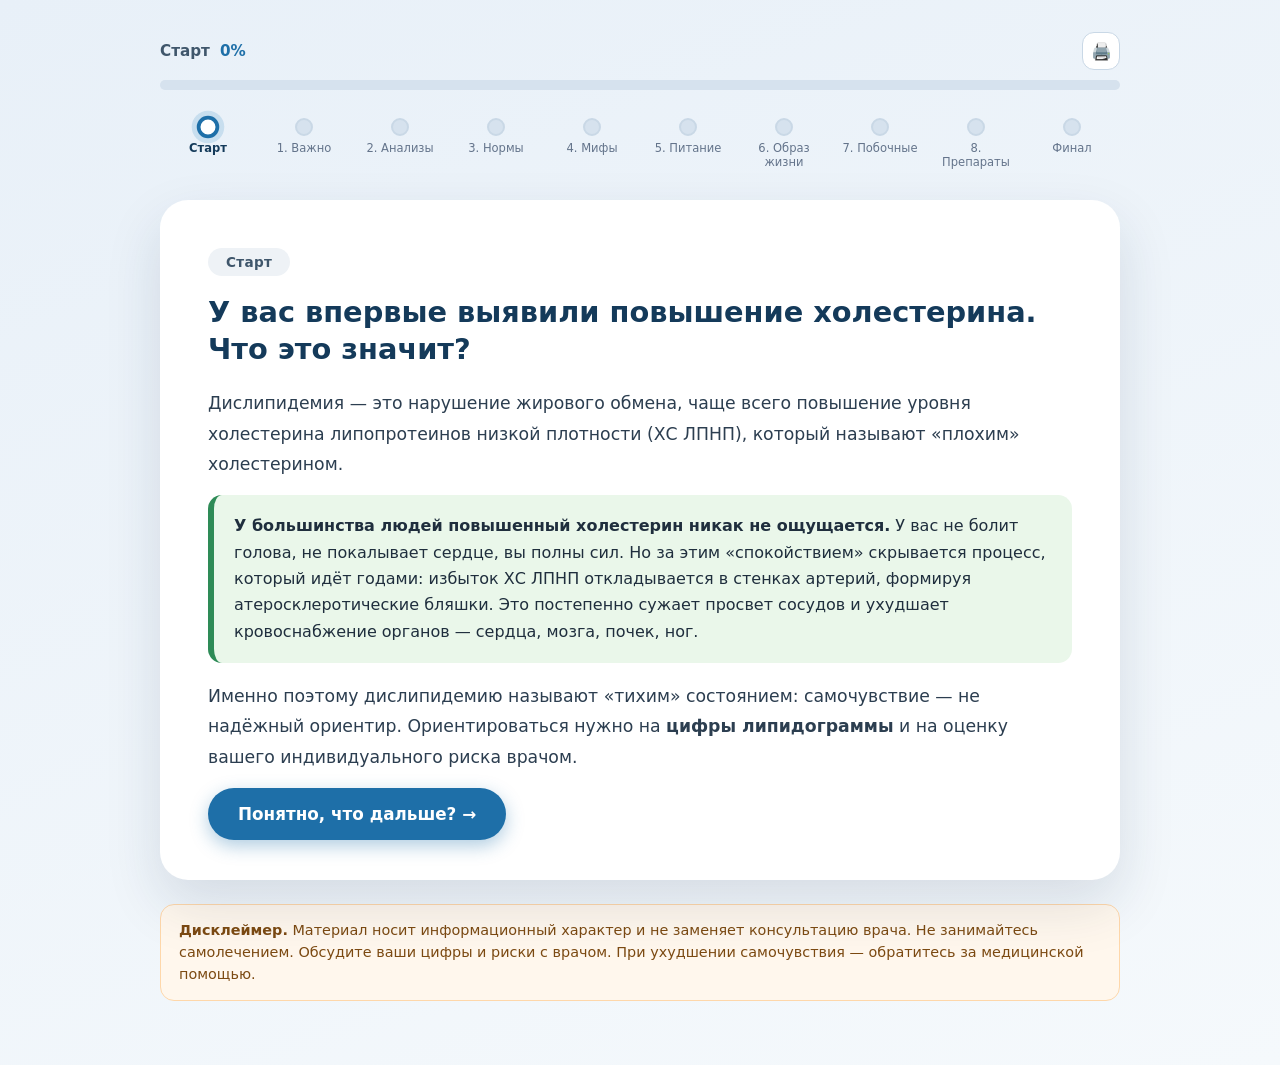
<file: dislipidemia.html>
<!DOCTYPE html>
<html lang="ru">
<head>
<meta charset="UTF-8">
<meta name="viewport" content="width=device-width, initial-scale=1.0">
<title>Маршрут пациента: впервые выявленная дислипидемия</title>
<style>
* { box-sizing: border-box; margin: 0; padding: 0; }
body {
font-family: 'Segoe UI', Roboto, system-ui, -apple-system, sans-serif;
background: linear-gradient(160deg, #e8f0f8 0%, #f5f9fc 100%);
min-height: 100vh;
display: flex;
justify-content: center;
align-items: flex-start;
padding: 32px 20px 64px;
color: #1f2e3d;
}
.app { max-width: 960px; width: 100%; }
/* ---------- Прогресс и панель управления ---------- */
.progress-wrap { margin-bottom: 22px; position: relative; z-index: 2; }
.progress-top {
display: flex; justify-content: space-between; align-items: center;
gap: 12px; margin-bottom: 10px; flex-wrap: wrap;
}
.progress-label {
font-size: 0.95rem; color: #3f566b; font-weight: 600;
display: flex; gap: 10px; align-items: baseline;
}
.progress-label .percent { color: #1e6fa8; }
.controls { display: flex; gap: 8px; align-items: center; }
.icon-btn {
border: 1px solid #c9d8e6; background: #fff; cursor: pointer;
width: 38px; height: 38px; border-radius: 12px;
display: inline-flex; align-items: center; justify-content: center;
font-size: 1.05rem; color: #2c4a66; transition: background 0.2s, border-color 0.2s;
}
.icon-btn:hover { background: #eef5fb; border-color: #9dbdd8; }
.icon-btn:focus-visible { outline: 3px solid #2e86c1; outline-offset: 2px; }
.progress-bar { height: 10px; background: #d6e2ee; border-radius: 20px; overflow: hidden; }
.progress-fill {
height: 100%; width: 0%;
background: linear-gradient(90deg, #2e86c1, #1e6fa8);
border-radius: 20px; transition: width 0.4s ease;
}
/* ---------- Степпер ---------- */
.stepper {
margin-top: 18px;
display: flex;
flex-wrap: wrap;
gap: 4px;
justify-content: space-between;
align-items: flex-start;
padding: 6px 2px 4px;
position: relative;
z-index: 2;
}
.step-item {
flex: 1 1 0;
min-width: 64px;
display: flex;
flex-direction: column;
align-items: center;
gap: 6px;
background: none;
border: none;
cursor: pointer;
padding: 4px 2px;
font-family: inherit;
color: #64748b;
transition: color 0.2s;
position: relative;
z-index: 3;
pointer-events: auto;
}
.step-item:hover .step-dot { transform: scale(1.12); background: #9dbdd8; }
.step-item:focus-visible { outline: 3px solid #2e86c1; outline-offset: 2px; border-radius: 10px; }
.step-dot {
width: 18px; height: 18px; border-radius: 50%;
background: #d6e2ee;
border: 2px solid #c9d8e6;
transition: background 0.2s, border-color 0.2s, transform 0.2s;
flex-shrink: 0;
pointer-events: none;
}
.step-item.done .step-dot { background: #1e6fa8; border-color: #1e6fa8; }
.step-item.current .step-dot {
background: #fff; border-color: #1e6fa8; border-width: 3px;
transform: scale(1.25);
box-shadow: 0 0 0 4px rgba(46,134,193,0.18);
}
.step-item.current { color: #143a5a; }
.step-caption {
font-size: 0.72rem;
line-height: 1.2;
text-align: center;
max-width: 82px;
color: #64748b;
font-weight: 500;
pointer-events: none;
}
.step-item.current .step-caption { color: #143a5a; font-weight: 700; }
.step-item.done .step-caption { color: #3f566b; }
@media (max-width: 720px) {
.step-caption { display: none; }
.step-item { min-width: 40px; gap: 0; }
.stepper { gap: 2px; }
}
/* ---------- Уведомление (toast) ---------- */
.toast {
position: fixed; bottom: 24px; left: 50%; transform: translateX(-50%) translateY(20px);
background: #1e3a5f; color: #fff; padding: 12px 22px; border-radius: 12px;
font-size: 0.95rem; opacity: 0; pointer-events: none;
transition: opacity 0.3s, transform 0.3s; z-index: 1000;
box-shadow: 0 8px 24px rgba(0,0,0,0.2);
}
.toast.show { opacity: 1; transform: translateX(-50%) translateY(0); }
/* ---------- Карточка ---------- */
.card {
background: #fff; border-radius: 28px;
box-shadow: 0 24px 56px rgba(20, 50, 80, 0.13);
padding: 48px 48px 40px;
animation: slideIn 0.35s ease;
position: relative;
z-index: 1;
}
@keyframes slideIn {
from { opacity: 0; transform: translateY(18px); }
to   { opacity: 1; transform: translateY(0); }
}
.card.hidden { display: none; }
.card-tag {
display: inline-block; background: #e3eef8; color: #1e6fa8;
font-size: 0.85rem; font-weight: 600; padding: 6px 18px;
border-radius: 40px; margin-bottom: 18px; letter-spacing: 0.3px;
}
.card-tag.warn { background: #fdecea; color: #b02a1f; }
.card-tag.ok   { background: #e6f6ea; color: #1e8449; }
.card-tag.neutral { background: #eef2f6; color: #3f566b; }
.card h2 { font-size: 1.8rem; line-height: 1.3; color: #143a5a; margin-bottom: 20px; }
.card h3 { font-size: 1.2rem; color: #1e6fa8; margin: 26px 0 12px; }
.card p  { font-size: 1.08rem; line-height: 1.75; margin-bottom: 16px; color: #2c3e50; }
.card ul { margin: 0 0 18px 4px; padding-left: 22px; }
.card li { font-size: 1.05rem; line-height: 1.7; margin-bottom: 12px; color: #2c3e50; }
.card li strong { color: #143a5a; }
.nested-list { margin-top: 10px; margin-bottom: 0; padding-left: 22px; }
.nested-list li { font-size: 1rem; margin-bottom: 8px; }
.callout {
background: #eaf7ea; border-left: 6px solid #2e8b57;
padding: 18px 20px; border-radius: 14px;
font-size: 1rem; line-height: 1.65; margin-bottom: 18px;
}
.callout.red  { background: #fdf0ef; border-left-color: #c0392b; }
.callout.blue { background: #eaf2fb; border-left-color: #2e86c1; }
.callout.amber { background: #fff8e7; border-left-color: #d68910; }
.callout strong { color: inherit; }
/* ---------- Кнопки ---------- */
.btn-row { display: flex; gap: 14px; flex-wrap: wrap; margin-top: 12px; }
.btn {
border: none; cursor: pointer; font-family: inherit;
font-size: 1.05rem; font-weight: 600;
padding: 16px 30px; border-radius: 60px;
transition: background 0.2s, transform 0.1s, box-shadow 0.2s;
}
.btn:active { transform: scale(0.97); }
.btn:focus-visible { outline: 3px solid #2e86c1; outline-offset: 3px; }
.btn-primary {
background: #1e6fa8; color: #fff;
box-shadow: 0 6px 18px rgba(30, 111, 168, 0.35);
}
.btn-primary:hover { background: #155a8a; }
.btn-secondary { background: #eef3f8; color: #2c4a66; }
.btn-secondary:hover { background: #e0e9f2; }
.btn-small { padding: 10px 18px; font-size: 0.95rem; }
/* ---------- Мифы ---------- */
.myth-accordion { display: flex; flex-direction: column; gap: 12px; margin: 18px 0 22px; }
.myth-item { border: 1px solid #e3ecf4; border-radius: 14px; background: #fff; overflow: hidden; }
.myth-header {
width: 100%; border: none; background: transparent; cursor: pointer;
font-family: inherit; font-size: 1.05rem; font-weight: 600; color: #143a5a;
text-align: left; padding: 16px 18px;
display: flex; justify-content: space-between; align-items: center; gap: 12px;
}
.myth-header:hover { background: rgba(30,111,168,0.05); }
.myth-header:focus-visible { outline: 3px solid #2e86c1; outline-offset: -3px; }
.myth-header .chev { transition: transform 0.25s ease; color: #1e6fa8; font-size: 0.9rem; flex-shrink: 0; }
.myth-item.open .myth-header .chev { transform: rotate(180deg); }
.myth-body { display: none; padding: 0 18px 18px; font-size: 1rem; line-height: 1.65; color: #2c3e50; }
.myth-item.open .myth-body { display: block; animation: slideIn 0.25s ease; }
.myth-body p { font-size: 1rem; margin-bottom: 10px; }
.myth-body ul { margin: 6px 0 10px 18px; }
.myth-body li { font-size: 1rem; margin-bottom: 8px; }
.myth-verdict {
display: inline-block; margin-top: 6px; padding: 4px 12px; border-radius: 20px;
font-size: 0.82rem; font-weight: 700;
}
.myth-verdict.false { background: #fdecea; color: #b02a1f; }
.myth-verdict.partly { background: #fff3cd; color: #856404; }
/* ---------- Сравнение норм ---------- */
.compare-toggle { margin-top: 6px; }
.compare-block { display: none; margin-top: 20px; animation: slideIn 0.3s ease; }
.compare-block.visible { display: block; }
.compare-table-wrap { overflow-x: auto; border-radius: 18px; box-shadow: 0 4px 16px rgba(0, 0, 0, 0.06); }
table { width: 100%; border-collapse: collapse; font-size: 0.98rem; background: #fff; min-width: 560px; }
th { background: #1e3a5f; color: #fff; padding: 16px 14px; text-align: left; font-weight: 600; font-size: 0.92rem; }
td { padding: 14px; border-bottom: 1px solid #e9edf2; vertical-align: top; line-height: 1.5; }
tr:last-child td { border-bottom: none; }
tr:nth-child(even) { background: #f8fbfe; }
.row-esc { background: #e8f0fe !important; }
.row-extreme { background: #fdf0ef !important; }
.badge { display: inline-block; padding: 3px 12px; border-radius: 20px; font-size: 0.78rem; font-weight: 600; margin-left: 4px; white-space: nowrap; }
.badge-esc { background: #d4e6f1; color: #1a5276; }
.badge-extreme { background: #fdecea; color: #b02a1f; }
.compare-note { background: #eaf7ea; border-left: 6px solid #2e8b57; padding: 18px 20px; border-radius: 14px; margin-top: 18px; font-size: 1rem; line-height: 1.65; }
.compare-source { margin-top: 12px; font-size: 0.82rem; color: #64748b; text-align: center; }
/* ---------- Сворачиваемые источники ---------- */
details.sources-toggle {
margin-top: 16px;
border: 1px dashed #cbd5e1;
border-radius: 12px;
background: #f8fafc;
padding: 0 14px;
}
details.sources-toggle > summary {
cursor: pointer;
padding: 12px 0;
font-size: 0.9rem;
font-weight: 600;
color: #3f566b;
list-style: none;
display: flex;
justify-content: space-between;
align-items: center;
}
details.sources-toggle > summary::-webkit-details-marker { display: none; }
details.sources-toggle > summary::after {
content: '▾';
color: #1e6fa8;
transition: transform 0.2s;
}
details.sources-toggle[open] > summary::after { transform: rotate(180deg); }
details.sources-toggle .sources { margin: 0 0 14px; }
/* ---------- Финальная памятка ---------- */
.summary-list { counter-reset: step; list-style: none; padding-left: 0; margin: 0 0 18px; }
.summary-list li { counter-increment: step; position: relative; padding-left: 52px; margin-bottom: 18px; font-size: 1.06rem; line-height: 1.6; }
.summary-list li::before {
content: counter(step); position: absolute; left: 0; top: -2px;
width: 36px; height: 36px; background: #1e6fa8; color: #fff;
border-radius: 50%; display: flex; align-items: center; justify-content: center;
font-weight: 700; font-size: 1rem;
}
/* ---------- Источники ---------- */
.sources { font-size: 0.85rem; color: #64748b; line-height: 1.55; border-top: 1px dashed #d1d5db; padding-top: 10px; margin-top: 14px; }
.sources strong { color: #3f566b; }
.sources ol { margin: 6px 0 0 18px; padding: 0; }
.sources li { margin-bottom: 4px; }
.sources-note { font-style: italic; margin-bottom: 6px; }
/* ---------- Дисклеймер ---------- */
.disclaimer {
margin-top: 24px; padding: 14px 18px;
background: #fff7ed; border: 1px solid #fed7aa; border-radius: 14px;
font-size: 0.9rem; line-height: 1.55; color: #7c4a12;
}
.disclaimer strong { color: #7c4a12; }
/* ---------- Мобильная адаптация ---------- */
@media (max-width: 640px) {
body { padding: 20px 12px 48px; }
.card { padding: 30px 22px 26px; border-radius: 22px; }
.card h2 { font-size: 1.4rem; }
.card p, .card li { font-size: 1rem; }
.btn { width: 100%; text-align: center; }
.btn-row { flex-direction: column; }
}
/* ---------- Печать ---------- */
@media print {
body { background: #fff; padding: 0; }
.progress-wrap, .btn-row, .controls, .compare-toggle, .toast, .stepper { display: none !important; }
.card { box-shadow: none; padding: 20px; }
.card.hidden { display: none !important; }
.myth-body { display: block !important; }
details.sources-toggle > summary { display: none; }
details.sources-toggle .sources { display: block !important; }
}
</style>
</head>
<body>
<div class="app">
<!-- Прогресс и панель управления -->
<div class="progress-wrap">
<div class="progress-top">
<div class="progress-label">
<span id="progressText">Старт</span>
<span class="percent" id="progressPercent">0%</span>
</div>
<div class="controls">
<button class="icon-btn" id="printBtn" aria-label="Печать или сохранение в PDF" title="Печать / сохранить">🖨️</button>
</div>
</div>
<div class="progress-bar" role="progressbar" aria-valuemin="0" aria-valuemax="100" aria-valuenow="0" id="progressBar">
<div class="progress-fill" id="progressFill"></div>
</div>
<!-- Степпер -->
<nav class="stepper" id="stepper" aria-label="Навигация по шагам маршрута"></nav>
</div>
<div id="liveRegion" aria-live="polite" style="position:absolute; width:1px; height:1px; overflow:hidden; clip:rect(0 0 0 0);"></div>
<div class="toast" id="toast" role="status" aria-live="polite"></div>
<!-- ================= СТАРТ ================= -->
<section class="card" id="card-0" tabindex="-1" aria-labelledby="h-0">
<span class="card-tag neutral">Старт</span>
<h2 id="h-0">У вас впервые выявили повышение холестерина. Что это значит?</h2>
<p>Дислипидемия — это нарушение жирового обмена, чаще всего повышение уровня холестерина липопротеинов низкой плотности (ХС ЛПНП), который называют «плохим» холестерином.</p>
<div class="callout">
<strong>У большинства людей повышенный холестерин никак не ощущается.</strong> У вас не болит голова, не покалывает сердце, вы полны сил. Но за этим «спокойствием» скрывается процесс, который идёт годами: избыток ХС ЛПНП откладывается в стенках артерий, формируя атеросклеротические бляшки. Это постепенно сужает просвет сосудов и ухудшает кровоснабжение органов — сердца, мозга, почек, ног.
</div>
<p>Именно поэтому дислипидемию называют «тихим» состоянием: самочувствие — не надёжный ориентир. Ориентироваться нужно на <strong>цифры липидограммы</strong> и на оценку вашего индивидуального риска врачом.</p>
<div class="btn-row">
<button class="btn btn-primary" onclick="goTo(1)">Понятно, что дальше? →</button>
</div>
</section>
<!-- ================= ШАГ 1 ================= -->
<section class="card hidden" id="card-1" tabindex="-1" aria-labelledby="h-1">
<span class="card-tag neutral">Шаг 1</span>
<h2 id="h-1">Почему это важно, если я чувствую себя хорошо?</h2>
<p>Атеросклероз — это не «отложение извести», а активный процесс. Когда бляшка становится нестабильной и разрывается, организм пытается её «залечить», образуя тромб. Именно тромб, перекрывающий сосуд, и вызывает инфаркт или инсульт.</p>
<ul>
<li><strong>Сердце:</strong> стенокардия, инфаркт миокарда.</li>
<li><strong>Мозг:</strong> транзиторные ишемические атаки (ТИА), ишемический инсульт, сосудистая деменция.</li>
<li><strong>Периферические артерии:</strong> атеросклероз артерий нижних конечностей (боль при ходьбе, риск гангрены).</li>
</ul>
<div class="callout blue">
Хорошая новость: снижение ХС ЛПНП доказанно снижает риск этих событий. Это один из самых изученных механизмов в медицине. Чем ниже ХС ЛПНП — тем ниже риск инфарктов и инсультов. Этот эффект подтверждён на миллионах пациентов в крупных рандомизированных исследованиях.
</div>
<p><strong>Подумайте о близких.</strong> Если у вас впервые выявили дислипидемию, стоит сказать об этом родственникам — им тоже полезно сдать липидограмму, особенно если есть другие факторы риска. Это не про лечение, а про заботу: дислипидемия часто имеет семейную природу.</p>
<div class="btn-row">
<button class="btn btn-primary" onclick="goTo(2)">Какие анализы сдавать? →</button>
<button class="btn btn-secondary" onclick="goTo(0)">← Назад</button>
</div>
</section>
<!-- ================= ШАГ 2 ================= -->
<section class="card hidden" id="card-2" tabindex="-1" aria-labelledby="h-2">
<span class="card-tag neutral">Шаг 2</span>
<h2 id="h-2">Какие анализы сдавать и что означают цифры</h2>
<p>Для оценки ситуации недостаточно только «общего холестерина». Врач смотрит на липидный профиль в комплексе.</p>
<h3>Стандартная липидограмма</h3>
<ul>
<li><strong>Общий холестерин (ОХС)</strong> — суммарный показатель, но сам по себе малоинформативен.</li>
<li><strong>ХС ЛПНП («плохой»)</strong> — главная мишень терапии. Именно его избыток формирует бляшки.</li>
<li><strong>ХС ЛПВП («хороший»)</strong> — участвует в обратном транспорте холестерина. Низкий уровень — фактор риска.</li>
<li><strong>Триглицериды (ТГ)</strong> — другой тип жиров. Высокий уровень (особенно > 5,6 ммоль/л) — риск панкреатита, а также маркер метаболических нарушений.</li>
</ul>
<h3>Дополнительные инструменты (по показаниям)</h3>
<ul>
<li><strong>Липопротеин(а) — Lp(a).</strong> Генетически детерминированный фактор. Достаточно измерить один раз в жизни. Уровень > 125 нмоль/л (50 мг/дл) считается повышенным и автоматически переводит пациента в группу более высокого риска. При уровне ≥ 100 мг/дл (≥ 250 нмоль/л) риск сердечно-сосудистых заболеваний примерно удваивается, и рекомендуется каскадное обследование родственников.</li>
<li><strong>Аполипопротеин B (ApoB).</strong> Показывает общее количество «плохих» частиц. Иногда информативнее, чем ХС ЛПНП.</li>
<li><strong>ТТГ (тиреотропный гормон).</strong> Гипотиреоз может вторично повышать уровень холестерина. Это важно исключить, прежде чем назначать статины.</li>
<li><strong>УЗИ брахиоцефальных артерий (БЦА).</strong> Наличие атеросклеротической бляшки в сонной артерии автоматически переводит пациента в категорию высокого или очень высокого риска, даже если цифры холестерина не «пугающие».</li>
<li><strong>Кальциевый индекс (CAC).</strong> КТ-исследование коронарного кальция. Используется при сомнениях, назначать ли статин пациенту промежуточного риска. CAC = 0 — можно отложить терапию (кроме курильщиков и диабетиков). CAC ≥ 100 — немедленный старт терапии.</li>
<li><strong>АЛТ, АСТ, креатинин</strong> — базовые показатели безопасности перед началом терапии статинами.</li>
</ul>
<div class="callout amber">
<strong>Важно:</strong> не пытайтесь интерпретировать липидограмму самостоятельно. Один и тот же уровень ХС ЛПНП может быть «нормальным» для одного человека и требовать лечения для другого — всё зависит от суммарного риска.
</div>
<div class="btn-row">
<button class="btn btn-primary" onclick="goTo(3)">Почему нормы индивидуальны? →</button>
<button class="btn btn-secondary" onclick="goTo(1)">← Назад</button>
</div>
</section>
<!-- ================= ШАГ 3 ================= -->
<section class="card hidden" id="card-3" tabindex="-1" aria-labelledby="h-3">
<span class="card-tag neutral">Шаг 3</span>
<h2 id="h-3">«Мои нормы» — почему они не универсальны</h2>
<p>Целевой уровень ХС ЛПНП <strong>не является одинаковым для всех</strong>. Он зависит от вашего суммарного сердечно-сосудистого риска. Обновление ESC/EAS 2025 подтверждает этот принцип: цель по ЛПНП определяется категорией риска.</p>
<h3>Как определяется риск (SCORE2 / SCORE2-OP)</h3>
<p>Врач использует шкалы <strong>SCORE2</strong> (для лиц младше 70 лет) или <strong>SCORE2-OP</strong> (для лиц 70 лет и старше), которые оценивают 10-летний риск фатальных и нефатальных сердечно-сосудистых событий.</p>
<h3>Категории риска и целевые уровни ХС ЛПНП</h3>
<div class="compare-table-wrap" style="margin:16px 0 20px;">
<table>
<thead>
<tr><th>Категория риска</th><th>Критерии (упрощённо)</th><th>Цель по ХС ЛПНП</th></tr>
</thead>
<tbody>
<tr>
<td><strong>Низкий</strong></td>
<td>SCORE2 &lt; 2%</td>
<td><strong>&lt; 3,0 ммоль/л</strong> (116 мг/дл)</td>
</tr>
<tr>
<td><strong>Умеренный</strong></td>
<td>SCORE2 2–&lt;10%</td>
<td><strong>&lt; 2,6 ммоль/л</strong> (100 мг/дл)</td>
</tr>
<tr>
<td><strong>Высокий</strong></td>
<td>SCORE2 10–&lt;20%; выраженное повышение одного фактора; СД без поражения органов; умеренная ХБП</td>
<td><strong>&lt; 1,8 ммоль/л</strong> (70 мг/дл) и снижение от исходного на ≥ 50%</td>
</tr>
<tr>
<td><strong>Очень высокий</strong></td>
<td>Перенесённый инфаркт/инсульт, доказанный атеросклероз, СД с поражением органов, тяжёлая ХБП, SCORE2 ≥ 20%</td>
<td><strong>&lt; 1,4 ммоль/л</strong> (55 мг/дл) и снижение от исходного на ≥ 50%</td>
</tr>
<tr class="row-extreme">
<td><strong>Крайне высокий (для отдельных пациентов)</strong> <span class="badge badge-extreme">ESC 2025</span></td>
<td>Повторное сердечно-сосудистое событие в течение 2 лет на фоне терапии, или поливаскулярное поражение</td>
<td><strong>&lt; 1,0 ммоль/л</strong> (40 мг/дл) <span class="badge badge-extreme">для отдельных пациентов</span></td>
</tr>
</tbody>
</table>
</div>
<div class="callout red">
<strong>Ключевой момент:</strong> если у вас уже есть атеросклеротическая бляшка в сосудах (по УЗИ), вы автоматически попадаете в категорию высокого или очень высокого риска, даже если по шкале SCORE2 риск кажется низким. А для пациентов с повторными событиями или поливаскулярным поражением целевой уровень может быть ещё ниже — <strong>&lt; 1,0 ммоль/л (40 мг/дл)</strong>.
</div>
<div class="btn-row">
<button class="btn btn-primary" onclick="goTo(4)">Разбор мифов →</button>
<button class="btn btn-secondary" onclick="goTo(2)">← Назад</button>
</div>
</section>
<!-- ================= ШАГ 4: МИФЫ ================= -->
<section class="card hidden" id="card-4" tabindex="-1" aria-labelledby="h-4">
<span class="card-tag warn">Шаг 4 · Разбор мифов</span>
<h2 id="h-4">Что говорят сторонники альтернативной медицины — и что говорит наука</h2>
<p>В интернете можно встретить утверждения, что снижать холестерин вредно, а статины «разрушают организм». Давайте разберём самые популярные мифы с опорой на исследования.</p>
<div class="myth-accordion" id="mythAccordion">
<div class="myth-item">
<button class="myth-header" aria-expanded="false" aria-controls="myth-1">
<span>Миф 1: «Статины снижают тестостерон и вызывают импотенцию»</span>
<span class="chev" aria-hidden="true">▼</span>
</button>
<div class="myth-body" id="myth-1" role="region">
<p><strong>Что говорит наука:</strong> Холестерин действительно является предшественником половых гормонов. Однако каждая клетка организма — включая клетки яичек, яичников и надпочечников — способна синтезировать собственный холестерин независимо от его уровня в крови.</p>
<ul>
<li><strong>Тестостерон:</strong> систематический обзор и мета-анализ 2024 года (Glina et al.) показал, что статины вызывают небольшое снижение общего тестостерона — в среднем на <strong>9–13 нг/дл</strong> в проспективных исследованиях и РКИ. Однако <strong>это снижение не выводило пациентов за пределы нормального референсного диапазона и не имело клинического значения</strong>. Уровни свободного тестостерона, ЛГ, эстрадиола и ГСПГ не изменялись.</li>
<li><strong>Эректильная функция:</strong> мета-анализ 6 РКИ (JACC, 2025) показал, что статины <strong>улучшают</strong> эректильную функцию по опроснику IIEF по сравнению с плацебо. Механизм — улучшение функции эндотелия и рост активности оксида азота, а не влияние на тестостерон.</li>
<li><strong>Позиция ACC:</strong> «Десятилетия клинических данных подтверждают, что статины не вызывают низкий тестостерон, дефицит эстрогенов или сексуальную дисфункцию».</li>
</ul>
<span class="myth-verdict partly">❌ Миф (частично основан на реальных данных, но вывод неверен)</span>
</div>
</div>
<div class="myth-item">
<button class="myth-header" aria-expanded="false" aria-controls="myth-liver">
<span>Миф 2: «Статины разрушают печень»</span>
<span class="chev" aria-hidden="true">▼</span>
</button>
<div class="myth-body" id="myth-liver" role="region">
<p><strong>Что говорит наука:</strong> Статины действительно могут вызывать бессимптомное повышение печёночных ферментов (АЛТ, АСТ), но это повышение обычно <strong>транзиторное, слабое и не отражает повреждение печени</strong>. Более того, накопленные данные показывают, что статины связаны со <strong>снижением</strong> риска некоторых видов рака.</p>
<ul>
<li><strong>Рак печени (гепатоцеллюлярная карцинома):</strong> мета-анализ проспективных когортных исследований (Yi et al., Medicine, 2017) показал, что приём статинов ассоциирован со <strong>снижением риска рака печени</strong> (OR = 0,46; 95% CI 0,24–0,68). Каждое увеличение накопленной дозы на 50 определённых суточных доз в год снижало риск на 14%.</li>
<li><strong>Рак кишечника:</strong> мета-анализ 18 исследований с участием более 1,5 млн человек (Bonovas et al., J Clin Oncol, 2007) не выявил сильного защитного эффекта, но и <strong>не показал увеличения риска</strong>. В исследованиях «случай-контроль» отмечено умеренное снижение риска (RR = 0,91).</li>
<li><strong>Общий риск рака:</strong> мета-анализ 26 рандомизированных исследований (Browning et al., Int J Cancer, 2007) не выявил связи статинов с риском рака в целом или отдельных локализаций.</li>
</ul>
<p><strong>Вывод:</strong> страх «разрушения печени» сильно преувеличен. Перед началом терапии врач проверяет АЛТ/АСТ, а затем контролирует их по показаниям. Повышение ферментов — не повод для паники, а сигнал для наблюдения.</p>
<span class="myth-verdict false">❌ Миф, противоречащий данным крупных мета-анализов</span>
</div>
</div>
<div class="myth-item">
<button class="myth-header" aria-expanded="false" aria-controls="myth-2">
<span>Миф 3: «Снижение холестерина вызывает депрессию и повышает риск самоубийств»</span>
<span class="chev" aria-hidden="true">▼</span>
</button>
<div class="myth-body" id="myth-2" role="region">
<p><strong>Откуда пошёл миф:</strong> старые обсервационные наблюдения связывали низкий уровень холестерина с депрессией и суицидальным поведением. Однако эти данные были получены на людях с генетически низким холестерином или сопутствующими тяжёлыми заболеваниями, а не на фоне терапии статинами.</p>
<p><strong>Что говорит наука:</strong></p>
<ul>
<li>Обзор в Pharmacopsychiatry (2002): «В настоящее время у нас нет достаточных доказательств того, что терапия, снижающая холестерин, повышает риск депрессии и самоубийства».</li>
<li>Крупные рандомизированные исследования статинов <strong>не показали увеличения смертности от самоубийств</strong>.</li>
<li>В отличие от обсервационных данных, рандомизированные контролируемые исследования позволяют установить причинно-следственную связь — и они её не находят.</li>
</ul>
<span class="myth-verdict false">❌ Миф, не подтверждённый качественными исследованиями</span>
</div>
</div>
<div class="myth-item">
<button class="myth-header" aria-expanded="false" aria-controls="myth-3">
<span>Миф 4: «Статины вызывают деменцию и ухудшают память»</span>
<span class="chev" aria-hidden="true">▼</span>
</button>
<div class="myth-body" id="myth-3" role="region">
<p><strong>Откуда пошёл миф:</strong> единичные сообщения после регистрации препаратов привели к предупреждению FDA в 2012 году. Однако последующие крупные исследования это опровергли.</p>
<p><strong>Что говорит наука:</strong></p>
<ul>
<li>Обзор в GeroScience (2026): «Большинство РКИ не продемонстрировали вредного влияния статинов на когнитивные функции». Менделевская рандомизация (более 100 000 человек) <strong>не выявила причинной связи</strong> между генетически опосредованным эффектом статинов и деменцией.</li>
<li>Исследование STAREE (2026): ~10 000 пожилых людей (70+) принимали аторвастатин или плацебо. Статин значительно снизил сердечно-сосудистые события, при этом <strong>не было выявлено статистически значимой разницы</strong> по риску деменции или инвалидности по сравнению с плацебо.</li>
</ul>
<span class="myth-verdict false">❌ Миф, опровергнутый крупными РКИ</span>
</div>
</div>
<div class="myth-item">
<button class="myth-header" aria-expanded="false" aria-controls="myth-4">
<span>Миф 5: «Статины вызывают диабет, поэтому ими нельзя пользоваться»</span>
<span class="chev" aria-hidden="true">▼</span>
</button>
<div class="myth-body" id="myth-4" role="region">
<p><strong>Что говорит наука:</strong> Статины действительно могут вызывать умеренное, дозозависимое повышение уровня глюкозы и увеличивать частоту новых диагнозов диабета. Однако:</p>
<ul>
<li>Большинство новых случаев диабета возникает у людей, чьи исходные показатели гликемии <strong>уже были близки к диагностическому порогу</strong>.</li>
<li>«Любые теоретические неблагоприятные эффекты статинов на сердечно-сосудистый риск, которые могли бы возникнуть из-за этого небольшого повышения гликемии, <strong>уже учтены в общем снижении сердечно-сосудистого риска</strong>, наблюдаемом в этих исследованиях».</li>
<li>У пациентов с диабетом или высоким риском его развития <strong>польза статинов значительно перевешивает этот небольшой риск</strong>: они снижают риск инфаркта и инсульта.</li>
</ul>
<span class="myth-verdict partly">⚠️ Частично верно, но вывод неверен</span>
</div>
</div>
<div class="myth-item">
<button class="myth-header" aria-expanded="false" aria-controls="myth-5">
<span>Миф 6: «Холестерин не вреден, а статины — заговор»</span>
<span class="chev" aria-hidden="true">▼</span>
</button>
<div class="myth-body" id="myth-5" role="region">
<p><strong>Что говорит наука:</strong> Этот взгляд игнорирует гигантский массив данных. Обновление ESC/EAS 2025 подтверждает: «ХС ЛПНП и другие липопротеины, содержащие аполипопротеин B, являются не только фактором риска, но и <strong>непосредственной причиной</strong> атеросклеротических сердечно-сосудистых заболеваний».</p>
<ul>
<li>Каждое крупное рандомизированное исследование (4S, HPS, PROVE-IT, IMPROVE-IT и десятки других) демонстрирует: <strong>чем ниже ХС ЛПНП, тем ниже риск инфарктов и инсультов</strong>.</li>
<li>Менделевская рандомизация (генетические варианты, снижающие ЛПНП с рождения) также показывает защитный эффект от сердечно-сосудистых болезней.</li>
<li>Это биологический закон, подтверждённый на миллионах пациентов, а не «мнение» или «заговор».</li>
</ul>
<span class="myth-verdict false">❌ Миф, противоречащий всему массиву доказательной медицины</span>
</div>
</div>
</div>
<details class="sources-toggle">
<summary>Источники к разделу мифов</summary>
<div class="sources">
<p class="sources-note">Названия работ приведены на языке оригинала — так их можно найти в медицинских базах.</p>
<ol>
<li>Glina F.P.A., Lopes L., Silva R.S. et al. Do statins decrease testosterone in men? Systematic review and meta-analysis. <em>International Brazilian Journal of Urology</em>, 2024;50(2):119-135.</li>
<li>Raut A.P., Singla A., Rao A. et al. Statin-associated improvement in erectile dysfunction: a systematic review and meta-analysis. <em>JACC</em>, 2025;85(12_Supplement):2369.</li>
<li>CardioSmart (American College of Cardiology). Q&amp;A: Do Statins Have a Negative Effect on My Sex Hormones? 2026.</li>
<li>Yi C., Song Z., Wan M. et al. Statins intake and risk of liver cancer: A dose-response meta analysis of prospective cohort studies. <em>Medicine (Baltimore)</em>, 2017;96(27):e7435.</li>
<li>Bonovas S., Filioussi K., Flordellis C.S., Sitaras N.M. Statins and the risk of colorectal cancer: a meta-analysis of 18 studies involving more than 1.5 million patients. <em>J Clin Oncol</em>, 2007;25(23):3462-3468.</li>
<li>Browning D.R., Martin R.M. Statins and risk of cancer: a systematic review and metaanalysis. <em>Int J Cancer</em>, 2007;120(4):833-843.</li>
<li>Brunner J., Parhofer K.G., Schwandt P., Bronisch T. Cholesterol, essential fatty acids, and suicide. <em>Pharmacopsychiatry</em>, 2002;35(1):1-5.</li>
<li>Brain, benefit, or burden? Revisiting statins and cognitive function in older adults. <em>GeroScience</em>, 2026;48(3):4529-4545.</li>
<li>STAREE trial (результаты представлены на ESC Congress 2026, опубликованы в NEJM).</li>
<li>Cholesterol Treatment Trialists' (CTT) Collaboration. Effects of statin therapy on new-onset diabetes. <em>The Lancet Diabetes &amp; Endocrinology</em>, 2024.</li>
<li>2025 Focused Update of the 2019 ESC/EAS Guidelines for the management of dyslipidaemias. <em>European Heart Journal</em>, 2025;46:4359-4378.</li>
</ol>
</div>
</details>
<div class="btn-row" style="margin-top:22px;">
<button class="btn btn-primary" onclick="goTo(5)">Питание при высоком холестерине →</button>
<button class="btn btn-secondary" onclick="goTo(3)">← К нормам</button>
</div>
</section>
<!-- ================= ШАГ 5: ПИТАНИЕ ================= -->
<section class="card hidden" id="card-5" tabindex="-1" aria-labelledby="h-5">
<span class="card-tag neutral">Шаг 5 · Питание</span>
<h2 id="h-5">Как питание влияет на холестерин</h2>
<p>Часто можно услышать: «У меня высокий холестерин, значит, я неправильно питаюсь». Это не совсем так. У большинства людей на наследственность и внутренний синтез холестерина приходится <strong>около 80–85%</strong> уровня ХС ЛПНП. Питание влияет на оставшиеся <strong>15–20%</strong>.</p>
<div class="callout blue">
<strong>Что это значит на практике:</strong> диета — это база, она помогает снизить риск и улучшить общее состояние сосудов. Но если у вас семейная гиперхолестеринемия или очень высокий риск, одной диеты может быть недостаточно. В таких случаях врач может сразу обсудить медикаментозную поддержку.
</div>
<p><strong>Про «редких пациентов» и яйца.</strong> Существует небольшая группа людей (гиперреспондеры), у которых уровень холестерина в крови заметно реагирует на пищевой холестерин, например, на яичные желтки. Исследования показывают, что у таких людей добавление в рацион яиц может повышать как ЛПНП, так и ЛПВП, а соотношение ЛПНП/ЛПВП может оставаться в пределах нормы. Однако для большинства людей умеренное потребление яиц не является проблемой. Если вы замечаете, что после увеличения количества яиц в рационе ваши цифры растут, — это повод обсудить это с врачом, но не повод отказываться от яиц всем подряд.</p>
<h3>Основные принципы питания</h3>
<ul>
<li><strong>Расширение растительного рациона.</strong> Используйте метод «Гарвардской тарелки»: половина тарелки — овощи и фрукты, четверть — цельнозерновые, четверть — белок. Это автоматически обеспечивает употребление овощей и фруктов 3 раза в день. Фрукты — на перекус, ягоды можно добавлять в кашу. Ориентир — <strong>5 порций овощей и фруктов в день</strong>.</li>
</ul>
<h3>Что добавить в рацион</h3>
<ul>
<li><strong>Орехи:</strong> 30 г любых орехов в день (одна горсть). Не солёные, не сладкие. Добавляйте в основные блюда или используйте как перекус.</li>
<li><strong>Бобовые:</strong> фасоль, нут, чечевица, горох, маш.</li>
<li><strong>Цельнозерновые:</strong> гречка, булгур, бурый рис, киноа, овёс, цельнозерновая паста, цельнозерновой хлеб.</li>
<li><strong>Бета-глюканы</strong> — особая форма клетчатки, содержащаяся в овсе и ячмене. <strong>3 г в сутки</strong> снижают уровень холестерина в крови. Ориентиры: 1 г содержится в 30 г овсяной каши (сухой), 1–2 ложках овсяных отрубей, 60 г перловой крупы.</li>
<li><strong>Соевые продукты:</strong> 100 г тофу, 100 г соевого фарша, горсть бобов эдамаме, стакан соевого молока, 150 г соевого йогурта.</li>
<li><strong>Растительные стеролы и станолы:</strong> 2 г в день снижают ХС ЛПНП в среднем на 10%. Содержатся в обогащённых продуктах (маргарины, йогурты). Это не замена статинам, но полезное дополнение к диете.</li>
</ul>
<h3>Что ограничить или заменить</h3>
<ul>
<li><strong>Насыщенные жиры и трансжиры:</strong> колбасы, сосиски, бекон и другие переработанные мясные продукты.</li>
<li><strong>Источники белка:</strong> птица без кожи, красное мясо — до 500 г в неделю, рыба (в том числе жирная), бобовые, заменители мяса (соевое мясо), куриные яйца. Вместо жирного мяса, субпродуктов, колбас и сосисок.</li>
<li><strong>Молочные продукты:</strong> обезжиренные или с пониженной жирностью, соевое молоко и молочные продукты, сыры с невысокой жирностью (до 20%): рикотта, фета, моцарелла, адыгейский сыр. Вместо жирных сливок, жирных сыров (бри, камамбер, горгонзола, полутвёрдые и твёрдые сыры), кокосового молока.</li>
<li><strong>Растительные масла:</strong> оливковое, льняное, подсолнечное, рапсовое. Вместо кокосового масла, пальмового масла, сала, сливочного масла.</li>
<li><strong>Яйца:</strong> отличный источник белка. Только четверть жиров, содержащихся в желтке, являются насыщенными. Источник витаминов и микроэлементов.</li>
</ul>
<h3>Подходящие диеты</h3>
<ul>
<li>Средиземноморская</li>
<li>DASH-диета</li>
<li>VEGA</li>
</ul>
<h3>Пищевые добавки</h3>
<div class="callout amber">
<strong>Не существует убедительных доказательств того, что пищевые добавки снижают риск сердечно-сосудистых заболеваний.</strong> Исследование OMEMI (полиненасыщенные жирные кислоты для пациентов без повышенного уровня триглицеридов) — клинический эффект отсутствует. Исследование SPORT (рыбий жир, корица, чеснок, куркума, красный дрожжевой рис, растительные стеролы) — клинический эффект отсутствует. Омега-3 в форме лекарственного препарата (Омакор, рецептурный Этил-ЭПК) — это другое: он назначается врачом по конкретным показаниям (гипертриглицеридемия, постинфарктная профилактика), а не как «витамин для профилактики».
</div>
<details class="sources-toggle">
<summary>Источники к разделу питания</summary>
<div class="sources">
<ol>
<li>Общие рекомендации при гиперхолестеринемии (дислипидемия, атеросклероз). Методические рекомендации для пациентов.</li>
<li>2025 Focused Update of the 2019 ESC/EAS Guidelines for the management of dyslipidaemias. <em>European Heart Journal</em>, 2025.</li>
<li>Новые рекомендации AHA, ACC 2026 по дислипидемии.</li>
<li>OMEMI Investigators. Polyunsaturated fatty acids in patients without elevated triglycerides. 2021.</li>
<li>SPORT trial. Fish oil, cinnamon, garlic, turmeric, red yeast rice, plant sterols. 2022.</li>
</ol>
</div>
</details>
<div class="btn-row" style="margin-top:22px;">
<button class="btn btn-primary" onclick="goTo(6)">Образ жизни: движение, курение, алкоголь →</button>
<button class="btn btn-secondary" onclick="goTo(4)">← К мифам</button>
</div>
</section>
<!-- ================= ШАГ 6: ОБРАЗ ЖИЗНИ ================= -->
<section class="card hidden" id="card-6" tabindex="-1" aria-labelledby="h-6">
<span class="card-tag neutral">Шаг 6 · Образ жизни</span>
<h2 id="h-6">Движение, курение и алкоголь</h2>
<p>Питание — важная часть, но не единственная. Физическая активность, отказ от курения и ограничение алкоголя влияют на липидный профиль и общий риск независимо от диеты.</p>
<h3>Физическая активность</h3>
<ul>
<li><strong>150–300 минут аэробных нагрузок в неделю.</strong> Спорт может быть любой, главное, чтобы он вам нравился и его можно было интегрировать в обычную жизнь. Регулярность важнее интенсивности.</li>
<li><strong>Вклад физической активности:</strong> повышает уровень ХС ЛПВП («хороший» холестерин), снижает уровень ХС ЛПНП («плохой»), помогает снизить вес или поддерживать здоровый вес, снижает артериальное давление, снижает риск развития сахарного диабета 2 типа или помогает контролировать его.</li>
<li><strong>Аэробные нагрузки</strong> — это активность, которая задействует многие группы мышц, где кислород используется как основной источник энергии: ходьба, бег, велосипед, плавание, танцы, теннис, игровые виды спорта.</li>
<li><strong>Ходьба.</strong> Лёгкий способ определить достаточную аэробную нагрузку: пульс учащается, но вы не задыхаетесь; вы ещё можете говорить, но уже не можете петь.</li>
<li><strong>Интегрирование движения в жизнь:</strong> выходите на 1–2 остановки раньше и пройдите это расстояние пешком; паркуйте автомобиль возле дома и отправляйтесь в ближайшие магазины пешком; при прогулке с детьми — двигайтесь вместе с ними; откажитесь от лифта, если речь идёт о 3–5 этажах (либо часть расстояния можно проехать на лифте, остальную часть пройти пешком).</li>
</ul>
<h3>Отказ от курения</h3>
<ul>
<li>Курение снижает уровень ХС ЛПВП («хороший» холестерин).</li>
<li>Курение повреждает стенки артерий, способствуя «прилипанию» ХС ЛПНП («плохой» холестерин) к ним.</li>
<li>При отказе от курения через год риск сердечных заболеваний и инфарктов снизится вдвое. Через 15 лет он будет таким же, как у тех, кто никогда не курил.</li>
</ul>
<h3>Ограничение употребления алкоголя</h3>
<ul>
<li>Алкоголь повышает уровень триглицеридов.</li>
<li>Алкоголь снижает уровень ХС ЛПВП.</li>
<li>Способствует набору веса.</li>
<li>Способствует повышению артериального давления.</li>
</ul>
<div class="callout red">
<strong>Полезных доз алкоголя не существует!</strong> Умеренное употребление: женщины — ≤ 1 порции в день и < 7 порций в неделю; мужчины — ≤ 2 порций в день и < 14 порций в неделю.
</div>
<details class="sources-toggle">
<summary>Источники к разделу образа жизни</summary>
<div class="sources">
<ol>
<li>Общие рекомендации при гиперхолестеринемии (дислипидемия, атеросклероз). Методические рекомендации для пациентов.</li>
<li>2025 Focused Update of the 2019 ESC/EAS Guidelines for the management of dyslipidaemias. <em>European Heart Journal</em>, 2025.</li>
<li>Новые рекомендации AHA, ACC 2026 по дислипидемии.</li>
</ol>
</div>
</details>
<div class="btn-row" style="margin-top:22px;">
<button class="btn btn-primary" onclick="goTo(7)">Реальные побочные эффекты →</button>
<button class="btn btn-secondary" onclick="goTo(5)">← К питанию</button>
</div>
</section>
<!-- ================= ШАГ 7: ПОБОЧНЫЕ ЭФФЕКТЫ ================= -->
<section class="card hidden" id="card-7" tabindex="-1" aria-labelledby="h-7">
<span class="card-tag neutral">Шаг 7</span>
<h2 id="h-7">Побочные эффекты статинов: что реально, а что преувеличено</h2>
<p>Мы разобрали мифы, но у статинов действительно есть побочные эффекты. Важно понимать их <strong>реальную частоту</strong> — и не путать с страхами из интернета.</p>
<h3>Мышечные боли (самая обсуждаемая тема)</h3>
<p>Это самый частый повод для беспокойства. Цифры могут сбивать с толку, потому что «мышечные симптомы» и «симптомы, вызванные именно статином» — это разные вещи.</p>
<ul>
<li><strong>Любые мышечные жалобы:</strong> до 30% людей, принимающих статины, сообщают о болях или слабости в мышцах. Однако в крупных двойных слепых исследованиях <strong>почти столько же людей сообщали о тех же симптомах при приёме плацебо</strong> (26,6%). Это означает, что более 90% мышечных симптомов <strong>не связаны со статином</strong>.</li>
<li><strong>Симптомы, действительно вызванные статином:</strong> по оценкам Национальной липидной ассоциации (США), распространённость фармакологических мышечных симптомов составляет <strong>около 1–2%</strong> (диапазон 0,5–4%).</li>
<li><strong>Серьёзное повреждение мышц (миопатия с повышением КФК):</strong> менее 1 случая на 1000 человек.</li>
<li><strong>Рабдомиолиз (разрушение мышц с риском для почек):</strong> крайне редко — примерно 1 на 10 000–100 000 человек.</li>
</ul>
<div class="callout blue">
<strong>Что это значит на практике:</strong> если у вас появились мышечные боли на фоне статина, это <strong>не повод сразу бросать лечение</strong>. Врач может снизить дозу, заменить статин на другой (например, гидрофильный — розувастатин или правастатин — реже вызывает мышечные боли, чем липофильные) или предложить перерыв. Более 70% людей, которые считали себя «непереносимыми к статинам», успешно продолжают лечение после корректировки схемы.
</div>
<h3>Другие возможные эффекты</h3>
<ul>
<li><strong>Печень:</strong> бессимптомное повышение АЛТ/АСТ. Обычно слабое и транзиторное. Требует наблюдения, но не является признаком «разрушения печени».</li>
<li><strong>Уровень глюкозы:</strong> возможно небольшое повышение. Клиническое значение для большинства пациентов перевешивается пользой для сердца и сосудов.</li>
<li><strong>Пищеварительные симптомы:</strong> тошнота, запор или диарея — обычно временные и слабо выраженные.</li>
</ul>
<div class="callout amber">
<strong>Главное:</strong> не занимайтесь самодиагностикой побочных эффектов. Если что-то вас беспокоит — обсудите это с врачом, а не бросайте препарат самостоятельно. Риск инфаркта или инсульта на фоне нелеченого высокого холестерина гораздо реальнее, чем серьёзные побочные эффекты статинов.
</div>
<div class="btn-row">
<button class="btn btn-primary" onclick="goTo(8)">Какие ещё есть препараты? →</button>
<button class="btn btn-secondary" onclick="goTo(6)">← К образу жизни</button>
</div>
</section>
<!-- ================= ШАГ 8: ДРУГИЕ ПРЕПАРАТЫ И ОМЕГА ================= -->
<section class="card hidden" id="card-8" tabindex="-1" aria-labelledby="h-8">
<span class="card-tag neutral">Шаг 8</span>
<h2 id="h-8">Лечение: не только статины</h2>
<p>Статины — основа терапии для большинства пациентов. Но существуют и другие группы препаратов, которые врач может назначить — отдельно или в комбинации.</p>
<h3>Другие группы гиполипидемических препаратов</h3>
<ul>
<li><strong>Эзетимиб.</strong> Блокирует всасывание холестерина в кишечнике. Снижает ХС ЛПНП примерно на 15–20%. Часто используется в комбинации со статином, особенно у пациентов очень высокого риска, которым нужно достичь цели &lt; 1,4 ммоль/л.</li>
<li><strong>Ингибиторы PCSK9</strong> (эволокумаб, алирокумаб, инклисиран). Значительно снижают ХС ЛПНП — примерно на 50%. Назначаются при семейной гиперхолестеринемии, непереносимости статинов или когда цель не достигается на максимальной терапии.</li>
<li><strong>Бемпедоевая кислота.</strong> Новый препарат, снижающий синтез холестерина в печени. Снижает ХС ЛПНП примерно на 20%. Рекомендована пациентам, которые не могут принимать статины для достижения цели по ХС ЛПНП. Может добавляться к максимально переносимой дозе статина с эзетимибом или без него. Важно: может повышаться мочевая кислота.</li>
<li><strong>Фибраты</strong> (фенофибрат, гемфиброзил). В первую очередь снижают триглицериды, также умеренно снижают ХС ЛПНП. Используются при выраженной гипертриглицеридемии.</li>
</ul>
<h3>Омега-3 полиненасыщенные жирные кислоты: важна форма</h3>
<p>Омега-3 — это не «просто рыбий жир из магазина». Для клинического эффекта важны <strong>концентрация и форма</strong> препарата.</p>
<ul>
<li><strong>Что работает:</strong> высокоочищенные концентраты омега-3 кислот в форме этиловых эфиров (например, препарат <strong>Омакор</strong>). Одна капсула Омакора содержит 1000 мг омега-3 кислот этиловых эфиров 90%, в том числе ЭПК 46% и ДГК 38%.</li>
<li><strong>Показания к применению Омакора:</strong> эндогенная гипертриглицеридемия (в качестве дополнения к диете или в комбинации со статинами, когда триглицериды недостаточно контролируются), а также вторичная профилактика после инфаркта миокарда (в составе комбинированной терапии).</li>
<li><strong>Почему форма важна:</strong> обычные БАДы с рыбьим жиром часто содержат низкие концентрации ЭПК/ДГК и могут не давать того же эффекта, что клинически изученные препараты. Омакор — это <strong>лекарственный препарат</strong>, а не БАД, и его эффективность подтверждена в клинических исследованиях (включая исследование GISSI-Prevenzione, где омега-3 снижали риск смерти после инфаркта).</li>
<li><strong>Рецептурный Этил-ЭПК (Vascepa)</strong> — исключение для узкой группы пациентов (высокий атерогенный риск, непереносимость других линий липидснижающих препаратов, отсутствие аритмии). Обычный рыбий жир из магазина к этой категории не относится.</li>
</ul>
<div class="callout amber">
<strong>Важно:</strong> обновление ESC/EAS 2025 прямо указывает, что <strong>пищевые добавки и витамины не рекомендуются для снижения ХС ЛПНП</strong>. Омега-3 в форме лекарственного препарата (Омакор, рецептурный Этил-ЭПК) — это другое: он назначается врачом по конкретным показаниям (гипертриглицеридемия, постинфарктная профилактика), а не как «витамин для профилактики».
</div>
<details class="sources-toggle">
<summary>Источники к разделу препаратов</summary>
<div class="sources">
<ol>
<li>2025 Focused Update of the 2019 ESC/EAS Guidelines for the management of dyslipidaemias. <em>European Heart Journal</em>, 2025.</li>
<li>Новые рекомендации AHA, ACC 2026 по дислипидемии.</li>
<li>American Heart Association. Cholesterol-Lowering Medications. 2026.</li>
<li>Инструкция по медицинскому применению препарата Омакор (омега-3 кислот этиловые эфиры 90), 1000 мг.</li>
<li>GISSI-Prevenzione Investigators. Dietary supplementation with n-3 polyunsaturated fatty acids and vitamin E after myocardial infarction. <em>Lancet</em>, 1999.</li>
<li>Warden B.A., Guyton J.R., Kowalczyk A. et al. Assessment and management of statin-associated muscle symptoms (SAMS): A clinical perspective from the National Lipid Association. <em>J Clin Lipidol</em>, 2023;17(1):19-39.</li>
<li>Cholesterol Treatment Trialists' Collaboration. Effect of statin therapy on muscle symptoms: an individual participant data meta-analysis. <em>Lancet</em>, 2022.</li>
</ol>
</div>
</details>
<div class="btn-row" style="margin-top:22px;">
<button class="btn btn-primary" onclick="goTo(9)">К итоговой памятке →</button>
<button class="btn btn-secondary" onclick="goTo(7)">← К побочным эффектам</button>
</div>
</section>
<!-- ================= ФИНАЛ ================= -->
<section class="card hidden" id="card-9" tabindex="-1" aria-labelledby="h-9">
<span class="card-tag ok">Финал · Памятка</span>
<h2 id="h-9">Маршрут коротко</h2>
<ol class="summary-list">
<li><strong>Дислипидемия не болит.</strong> Не полагайтесь на самочувствие — сдайте липидограмму.</li>
<li><strong>Нормы индивидуальны.</strong> Целевой ХС ЛПНП зависит от вашего риска (SCORE2), наличия бляшек (УЗИ) и сопутствующих болезней (диабет, ХБП). Для отдельных пациентов с повторными событиями или поливаскулярным поражением цель может быть <strong>&lt; 1,0 ммоль/л (40 мг/дл)</strong>.</li>
<li><strong>Сдайте базовый набор:</strong> липидограмма, АЛТ/АСТ, ТТГ, креатинин. По показаниям — Lp(a) однократно, УЗИ БЦА, кальциевый индекс (CAC).</li>
<li><strong>Питание влияет на 15–20% уровня ХС ЛПНП.</strong> Это база, но при высоком риске одной диеты может быть недостаточно. Используйте «Гарвардскую тарелку», добавляйте бета-глюканы (3 г/сут), орехи (30 г/сут), бобовые, цельнозерновые. Ограничьте насыщенные и трансжиры.</li>
<li><strong>Образ жизни — это лечение:</strong> 150–300 минут аэробной активности в неделю, отказ от курения (через год риск инфаркта вдвое ниже), ограничение алкоголя (полезных доз не существует).</li>
<li><strong>Если врач назначил статины, не бойтесь их.</strong> Их цель — продлить жизнь без инфаркта и инсульта.</li>
<li><strong>Побочные эффекты реальны, но их частота преувеличена.</strong> Более 90% мышечных симптомов не связаны со статином. Серьёзные осложнения крайне редки.</li>
<li><strong>Мифы о тестостероне, деменции и диабете</strong> не подтверждены качественными исследованиями. Риск от инфаркта на фоне «высокого холестерина» гораздо реальнее.</li>
<li><strong>Не бросайте препарат,</strong> если холестерин снизился. Это значит, что лечение работает.</li>
<li><strong>Существуют и другие препараты</strong> (эзетимиб, ингибиторы PCSK9, бемпедоевая кислота, фибраты). Омега-3 в форме лекарственного препарата (Омакор, рецептурный Этил-ЭПК) — не БАД, а назначение врача по показаниям.</li>
</ol>
<div class="callout">
<strong>Помните:</strong> если у вас уже есть атеросклеротическая бляшка, вы находитесь в группе высокого или очень высокого риска — независимо от того, что показывает шкала SCORE2.
</div>
<div class="callout blue">
<strong>Вы прошли маршрут.</strong> Если что-то осталось непонятным — вернитесь к нужному шагу через точки вверху или обсудите с врачом.
</div>
<div class="btn-row">
<button class="btn btn-primary" onclick="restart()">🔄 Пройти маршрут заново</button>
<button class="btn btn-secondary" onclick="goTo(8)">← Назад</button>
</div>
</section>
<div class="disclaimer" role="note">
<strong>Дисклеймер.</strong> Материал носит информационный характер и не заменяет консультацию врача. Не занимайтесь самолечением. Обсудите ваши цифры и риски с врачом. При ухудшении самочувствия — обратитесь за медицинской помощью.
</div>
</div>
<script>
/* ---------- Toast ---------- */
const toastEl = document.getElementById('toast');
let toastTimer = null;
function showToast(msg) {
toastEl.textContent = msg;
toastEl.classList.add('show');
if (toastTimer) clearTimeout(toastTimer);
toastTimer = setTimeout(() => toastEl.classList.remove('show'), 3000);
}
/* ---------- Печать ---------- */
document.getElementById('printBtn').addEventListener('click', () => {
try { window.print(); } catch (e) { showToast('Не удалось открыть печать'); }
});
/* ---------- Навигация ---------- */
const TOTAL_STEPS = 10;
const LAST_STEP = TOTAL_STEPS - 1;
let currentStep = 0;
function goTo(step) {
if (step < 0 || step > LAST_STEP) return;
currentStep = step;
document.querySelectorAll('.card').forEach(c => c.classList.add('hidden'));
const target = document.getElementById('card-' + step);
if (target) {
target.classList.remove('hidden');
target.focus({ preventScroll: true });
window.scrollTo({ top: 0, behavior: 'smooth' });
updateProgress(step);
const heading = target.querySelector('h2');
const live = document.getElementById('liveRegion');
live.textContent = heading ? heading.textContent : '';
}
}
function updateProgress(step) {
const percent = Math.round((step / LAST_STEP) * 100);
document.getElementById('progressFill').style.width = percent + '%';
document.getElementById('progressPercent').textContent = percent + '%';
document.getElementById('progressBar').setAttribute('aria-valuenow', String(percent));
document.getElementById('progressText').textContent =
step === 0 ? 'Старт' :
step === LAST_STEP ? 'Финал' :
'Шаг ' + step + ' из ' + (LAST_STEP - 1);
updateStepper(step);
}
/* ---------- Степпер ---------- */
const STEP_LABELS = [
{ caption: 'Старт', full: 'Старт: что значит повышение холестерина' },
{ caption: '1. Важно', full: 'Почему это важно' },
{ caption: '2. Анализы', full: 'Какие анализы сдавать' },
{ caption: '3. Нормы', full: 'Индивидуальные нормы' },
{ caption: '4. Мифы', full: 'Разбор мифов' },
{ caption: '5. Питание', full: 'Питание при высоком холестерине' },
{ caption: '6. Образ жизни', full: 'Движение, курение и алкоголь' },
{ caption: '7. Побочные', full: 'Побочные эффекты' },
{ caption: '8. Препараты', full: 'Другие препараты и омега-3' },
{ caption: 'Финал', full: 'Итоговая памятка' }
];
const stepperEl = document.getElementById('stepper');
function buildStepper() {
stepperEl.innerHTML = '';
STEP_LABELS.forEach((label, idx) => {
const btn = document.createElement('button');
btn.type = 'button';
btn.className = 'step-item';
btn.dataset.step = String(idx);
btn.setAttribute('aria-label', 'Перейти к шагу ' + (idx === 0 ? 'Старт' : idx === LAST_STEP ? 'Финал' : idx) + ': ' + label.full);
btn.innerHTML =
'<span class="step-dot" aria-hidden="true"></span>' +
'<span class="step-caption">' + label.caption + '</span>';
btn.addEventListener('click', function (e) {
e.preventDefault();
goTo(idx);
});
stepperEl.appendChild(btn);
});
}
function updateStepper(step) {
stepperEl.querySelectorAll('.step-item').forEach((btn, idx) => {
btn.classList.toggle('current', idx === step);
btn.classList.toggle('done', idx < step);
if (idx === step) {
btn.setAttribute('aria-current', 'step');
} else {
btn.removeAttribute('aria-current');
}
});
}
buildStepper();
function toggleCompare() {
const block = document.getElementById('compareBlock');
const btn = document.getElementById('compareBtn');
if (!block || !btn) return;
const isOpen = block.classList.toggle('visible');
btn.textContent = isOpen ? '📊 Скрыть сравнение ↑' : '📊 Показать сравнение целевых уровней';
btn.setAttribute('aria-expanded', String(isOpen));
}
function restart() {
const block = document.getElementById('compareBlock');
if (block) block.classList.remove('visible');
const btn = document.getElementById('compareBtn');
if (btn) { btn.textContent = '📊 Показать сравнение целевых уровней'; btn.setAttribute('aria-expanded', 'false'); }
currentStep = 0;
goTo(0);
}
/* ---------- Аккордеон мифов ---------- */
document.querySelectorAll('#mythAccordion .myth-header').forEach(header => {
header.addEventListener('click', () => {
const item = header.closest('.myth-item');
const isOpen = item.classList.toggle('open');
header.setAttribute('aria-expanded', String(isOpen));
});
});
/* ---------- Инициализация ---------- */
updateProgress(0);
</script>
</body>
</html>
</file>
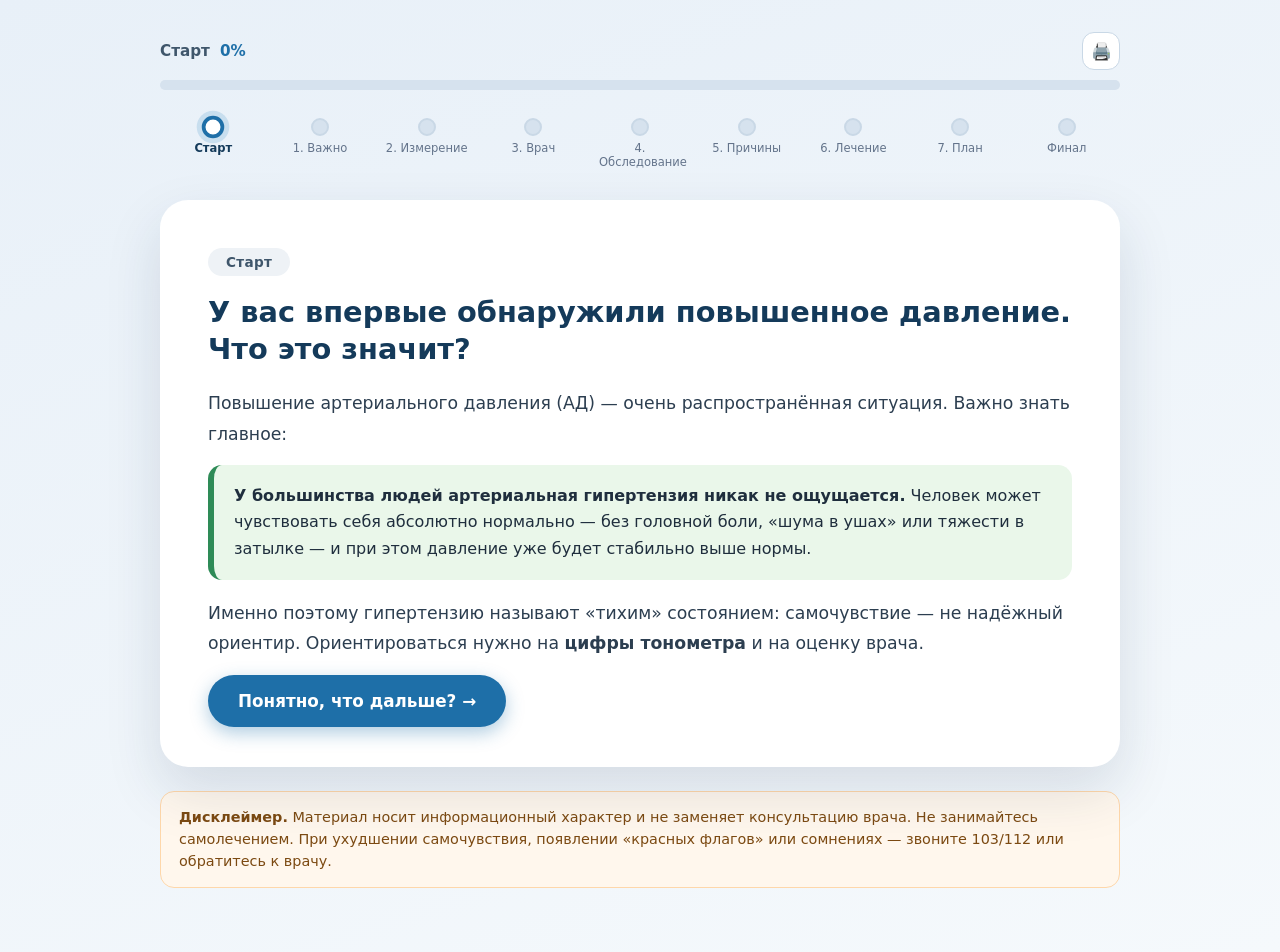
<file: GB.html>
<!DOCTYPE html>
<html lang="ru">
<head>
<meta charset="UTF-8">
<meta name="viewport" content="width=device-width, initial-scale=1.0">
<title>Маршрут пациента: впервые выявленное повышение АД</title>
<style>
* { box-sizing: border-box; margin: 0; padding: 0; }
body {
font-family: 'Segoe UI', Roboto, system-ui, -apple-system, sans-serif;
background: linear-gradient(160deg, #e8f0f8 0%, #f5f9fc 100%);
min-height: 100vh;
display: flex;
justify-content: center;
align-items: flex-start;
padding: 32px 20px 64px;
color: #1f2e3d;
}
.app { max-width: 960px; width: 100%; }
/* ---------- Прогресс и панель управления ---------- */
.progress-wrap { margin-bottom: 22px; position: relative; z-index: 2; }
.progress-top {
display: flex; justify-content: space-between; align-items: center;
gap: 12px; margin-bottom: 10px; flex-wrap: wrap;
}
.progress-label {
font-size: 0.95rem; color: #3f566b; font-weight: 600;
display: flex; gap: 10px; align-items: baseline;
}
.progress-label .percent { color: #1e6fa8; }
.controls { display: flex; gap: 8px; align-items: center; }
.icon-btn {
border: 1px solid #c9d8e6; background: #fff; cursor: pointer;
width: 38px; height: 38px; border-radius: 12px;
display: inline-flex; align-items: center; justify-content: center;
font-size: 1.05rem; color: #2c4a66; transition: background 0.2s, border-color 0.2s;
}
.icon-btn:hover { background: #eef5fb; border-color: #9dbdd8; }
.icon-btn:focus-visible { outline: 3px solid #2e86c1; outline-offset: 2px; }
.progress-bar { height: 10px; background: #d6e2ee; border-radius: 20px; overflow: hidden; }
.progress-fill {
height: 100%; width: 0%;
background: linear-gradient(90deg, #2e86c1, #1e6fa8);
border-radius: 20px; transition: width 0.4s ease;
}
/* ---------- Степпер ---------- */
.stepper {
margin-top: 18px;
display: flex;
flex-wrap: wrap;
gap: 4px;
justify-content: space-between;
align-items: flex-start;
padding: 6px 2px 4px;
position: relative;
z-index: 2;
}
.step-item {
flex: 1 1 0;
min-width: 64px;
display: flex;
flex-direction: column;
align-items: center;
gap: 6px;
background: none;
border: none;
cursor: pointer;
padding: 4px 2px;
font-family: inherit;
color: #64748b;
transition: color 0.2s;
position: relative;
z-index: 3;
pointer-events: auto;
}
.step-item:hover .step-dot { transform: scale(1.12); background: #9dbdd8; }
.step-item:focus-visible { outline: 3px solid #2e86c1; outline-offset: 2px; border-radius: 10px; }
.step-dot {
width: 18px; height: 18px; border-radius: 50%;
background: #d6e2ee;
border: 2px solid #c9d8e6;
transition: background 0.2s, border-color 0.2s, transform 0.2s;
flex-shrink: 0;
pointer-events: none;
}
.step-item.done .step-dot { background: #1e6fa8; border-color: #1e6fa8; }
.step-item.current .step-dot {
background: #fff; border-color: #1e6fa8; border-width: 3px;
transform: scale(1.25);
box-shadow: 0 0 0 4px rgba(46,134,193,0.18);
}
.step-item.current { color: #143a5a; }
.step-caption {
font-size: 0.72rem;
line-height: 1.2;
text-align: center;
max-width: 82px;
color: #64748b;
font-weight: 500;
pointer-events: none;
}
.step-item.current .step-caption { color: #143a5a; font-weight: 700; }
.step-item.done .step-caption { color: #3f566b; }
@media (max-width: 720px) {
.step-caption { display: none; }
.step-item { min-width: 40px; gap: 0; }
.stepper { gap: 2px; }
}
/* ---------- Уведомление (toast) ---------- */
.toast {
position: fixed; bottom: 24px; left: 50%; transform: translateX(-50%) translateY(20px);
background: #1e3a5f; color: #fff; padding: 12px 22px; border-radius: 12px;
font-size: 0.95rem; opacity: 0; pointer-events: none;
transition: opacity 0.3s, transform 0.3s; z-index: 1000;
box-shadow: 0 8px 24px rgba(0,0,0,0.2);
}
.toast.show { opacity: 1; transform: translateX(-50%) translateY(0); }
/* ---------- Карточка ---------- */
.card {
background: #fff; border-radius: 28px;
box-shadow: 0 24px 56px rgba(20, 50, 80, 0.13);
padding: 48px 48px 40px;
animation: slideIn 0.35s ease;
position: relative;
z-index: 1;
}
@keyframes slideIn {
from { opacity: 0; transform: translateY(18px); }
to   { opacity: 1; transform: translateY(0); }
}
.card.hidden { display: none; }
.card-tag {
display: inline-block; background: #e3eef8; color: #1e6fa8;
font-size: 0.85rem; font-weight: 600; padding: 6px 18px;
border-radius: 40px; margin-bottom: 18px; letter-spacing: 0.3px;
}
.card-tag.warn { background: #fdecea; color: #b02a1f; }
.card-tag.ok   { background: #e6f6ea; color: #1e8449; }
.card-tag.neutral { background: #eef2f6; color: #3f566b; }
.card h2 { font-size: 1.8rem; line-height: 1.3; color: #143a5a; margin-bottom: 20px; }
.card h3 { font-size: 1.2rem; color: #1e6fa8; margin: 26px 0 12px; }
.card p  { font-size: 1.08rem; line-height: 1.75; margin-bottom: 16px; color: #2c3e50; }
.card ul { margin: 0 0 18px 4px; padding-left: 22px; }
.card li { font-size: 1.05rem; line-height: 1.7; margin-bottom: 12px; color: #2c3e50; }
.card li strong { color: #143a5a; }
.nested-list { margin-top: 10px; margin-bottom: 0; padding-left: 22px; }
.nested-list li { font-size: 1rem; margin-bottom: 8px; }
.callout {
background: #eaf7ea; border-left: 6px solid #2e8b57;
padding: 18px 20px; border-radius: 14px;
font-size: 1rem; line-height: 1.65; margin-bottom: 18px;
}
.callout.red  { background: #fdf0ef; border-left-color: #c0392b; }
.callout.blue { background: #eaf2fb; border-left-color: #2e86c1; }
.callout strong { color: inherit; }
/* ---------- Кнопки ---------- */
.btn-row { display: flex; gap: 14px; flex-wrap: wrap; margin-top: 12px; }
.btn {
border: none; cursor: pointer; font-family: inherit;
font-size: 1.05rem; font-weight: 600;
padding: 16px 30px; border-radius: 60px;
transition: background 0.2s, transform 0.1s, box-shadow 0.2s;
}
.btn:active { transform: scale(0.97); }
.btn:focus-visible { outline: 3px solid #2e86c1; outline-offset: 3px; }
.btn-primary {
background: #1e6fa8; color: #fff;
box-shadow: 0 6px 18px rgba(30, 111, 168, 0.35);
}
.btn-primary:hover { background: #155a8a; }
.btn-secondary { background: #eef3f8; color: #2c4a66; }
.btn-secondary:hover { background: #e0e9f2; }
.btn-small { padding: 10px 18px; font-size: 0.95rem; }
/* ---------- Схема наложения манжеты ---------- */
.bp-scheme {
background: linear-gradient(180deg, #f8fbfe 0%, #eef5fb 100%);
border: 1px solid #dce8f2;
border-radius: 24px;
padding: 30px 26px 26px;
margin: 26px 0 22px;
}
.bp-scheme-title {
font-size: 1.1rem; font-weight: 600; color: #143a5a;
margin-bottom: 22px; text-align: center;
}
.scheme-grid {
display: grid;
grid-template-columns: 240px 1fr;
gap: 32px;
align-items: center;
}
.scheme-visual { display: flex; justify-content: center; }
.arm-line {
width: 150px;
display: flex;
flex-direction: column;
align-items: center;
position: relative;
}
.zone {
width: 100%;
display: flex;
align-items: center;
justify-content: center;
border-radius: 12px;
position: relative;
}
.zone-shoulder {
height: 70px;
background: linear-gradient(180deg, #f3d6bd, #e9b48c);
border: 2px dashed #c99670;
}
.zone-forearm {
height: 46px;
background: linear-gradient(180deg, #f3d6bd, #e9b48c);
border: 2px dashed #c99670;
opacity: 0.75;
}
.zone-label {
font-size: 0.75rem;
color: #8a5a3a;
font-weight: 600;
letter-spacing: 0.3px;
}
.cuff-block {
width: 118%;
height: 56px;
background: linear-gradient(180deg, #4aa3dd, #1e6fa8);
border-radius: 10px;
margin: 0 -9%;
display: flex;
align-items: center;
justify-content: center;
position: relative;
box-shadow: 0 6px 14px rgba(30,111,168,0.35);
overflow: hidden;
}
.cuff-stripes {
position: absolute;
inset: 0;
background: repeating-linear-gradient(
90deg,
rgba(255,255,255,0.22) 0 6px,
transparent 6px 14px
);
}
.cuff-label {
position: relative;
color: #fff;
font-weight: 700;
font-size: 0.95rem;
letter-spacing: 0.5px;
}
.gap-block {
height: 42px;
display: flex;
align-items: center;
justify-content: center;
position: relative;
width: 100%;
}
.gap-line {
position: absolute;
left: 50%;
top: 0;
bottom: 0;
width: 0;
border-left: 2px dashed #c0392b;
transform: translateX(-50%);
}
.gap-label {
position: relative;
background: #fff;
color: #c0392b;
font-weight: 700;
font-size: 0.85rem;
padding: 2px 8px;
border-radius: 6px;
border: 1px solid #f0b8b4;
}
.elbow-block {
width: 100%;
height: 28px;
display: flex;
align-items: center;
justify-content: center;
position: relative;
}
.elbow-dot {
width: 14px;
height: 14px;
border-radius: 50%;
background: #fff;
border: 3px solid #c0392b;
position: absolute;
left: -7px;
top: 50%;
transform: translateY(-50%);
}
.elbow-label {
font-size: 0.8rem;
color: #c0392b;
font-weight: 700;
background: #fff;
padding: 2px 8px;
border-radius: 6px;
border: 1px solid #f0b8b4;
position: relative;
}
.scheme-notes {
display: flex;
flex-direction: column;
gap: 14px;
}
.note-card {
display: flex;
gap: 14px;
align-items: flex-start;
background: #fff;
border: 1px solid #e3ecf4;
border-radius: 14px;
padding: 14px 16px;
box-shadow: 0 2px 8px rgba(20,50,80,0.05);
}
.note-icon {
flex-shrink: 0;
width: 32px; height: 32px;
border-radius: 50%;
background: #1e6fa8; color: #fff;
font-weight: 700; font-size: 0.95rem;
display: flex; align-items: center; justify-content: center;
}
.note-card strong { display: block; font-size: 1rem; color: #143a5a; margin-bottom: 4px; }
.note-card p { font-size: 0.92rem; line-height: 1.5; color: #4a5f72; margin: 0; }
/* ---------- Дневник АД ---------- */
.diary-wrap { margin: 18px 0 22px; }
.diary-table-wrap { overflow-x: auto; border-radius: 14px; box-shadow: 0 4px 16px rgba(0,0,0,0.06); }
table.diary { width: 100%; border-collapse: collapse; font-size: 0.92rem; background: #fff; min-width: 560px; }
table.diary th { background: #1e3a5f; color: #fff; padding: 10px 8px; text-align: left; font-weight: 600; font-size: 0.82rem; }
table.diary td { padding: 10px 8px; border-bottom: 1px solid #e9edf2; vertical-align: top; }
table.diary tr:last-child td { border-bottom: none; }
table.diary tr:nth-child(even) { background: #f8fbfe; }
.diary-hint { font-size: 0.88rem; color: #64748b; margin-top: 8px; }
/* ---------- Сравнение норм ---------- */
.compare-toggle { margin-top: 6px; }
.compare-block { display: none; margin-top: 20px; animation: slideIn 0.3s ease; }
.compare-block.visible { display: block; }
.compare-table-wrap { overflow-x: auto; border-radius: 18px; box-shadow: 0 4px 16px rgba(0, 0, 0, 0.06); }
table { width: 100%; border-collapse: collapse; font-size: 0.98rem; background: #fff; min-width: 560px; }
th { background: #1e3a5f; color: #fff; padding: 16px 14px; text-align: left; font-weight: 600; font-size: 0.92rem; }
td { padding: 14px; border-bottom: 1px solid #e9edf2; vertical-align: top; line-height: 1.5; }
tr:last-child td { border-bottom: none; }
tr:nth-child(even) { background: #f8fbfe; }
.row-rf { background: #fff6e5 !important; }
.row-us { background: #e8f0fe !important; }
.badge { display: inline-block; padding: 3px 12px; border-radius: 20px; font-size: 0.78rem; font-weight: 600; margin-left: 4px; white-space: nowrap; }
.badge-rf { background: #fdebd0; color: #a04000; }
.badge-us { background: #d4e6f1; color: #1a5276; }
.compare-note { background: #eaf7ea; border-left: 6px solid #2e8b57; padding: 18px 20px; border-radius: 14px; margin-top: 18px; font-size: 1rem; line-height: 1.65; }
.compare-source { margin-top: 12px; font-size: 0.82rem; color: #64748b; text-align: center; }
/* ---------- Аккордеон ---------- */
.accordion { display: flex; flex-direction: column; gap: 12px; margin: 16px 0 20px; }
.acc-item { border: 1px solid #e3ecf4; border-radius: 14px; background: #fff; overflow: hidden; }
.acc-item.danger { border-color: #f0b8b4; background: #fdf7f6; }
.acc-header {
width: 100%; border: none; background: transparent; cursor: pointer;
font-family: inherit; font-size: 1.05rem; font-weight: 600; color: #143a5a;
text-align: left; padding: 16px 18px;
display: flex; justify-content: space-between; align-items: center; gap: 12px;
}
.acc-header:hover { background: rgba(30,111,168,0.05); }
.acc-header:focus-visible { outline: 3px solid #2e86c1; outline-offset: -3px; }
.acc-header .chev { transition: transform 0.25s ease; color: #1e6fa8; font-size: 0.9rem; }
.acc-item.open .acc-header .chev { transform: rotate(180deg); }
.acc-body { display: none; padding: 0 18px 18px; font-size: 1rem; line-height: 1.65; color: #2c3e50; }
.acc-item.open .acc-body { display: block; animation: slideIn 0.25s ease; }
.acc-body p { font-size: 1rem; margin-bottom: 10px; }
.acc-body ul { margin: 6px 0 10px 18px; }
.acc-body li { font-size: 1rem; margin-bottom: 8px; }
/* ---------- Сворачиваемые источники ---------- */
details.sources-toggle {
margin-top: 16px;
border: 1px dashed #cbd5e1;
border-radius: 12px;
background: #f8fafc;
padding: 0 14px;
}
details.sources-toggle > summary {
cursor: pointer;
padding: 12px 0;
font-size: 0.9rem;
font-weight: 600;
color: #3f566b;
list-style: none;
display: flex;
justify-content: space-between;
align-items: center;
}
details.sources-toggle > summary::-webkit-details-marker { display: none; }
details.sources-toggle > summary::after {
content: '▾';
color: #1e6fa8;
transition: transform 0.2s;
}
details.sources-toggle[open] > summary::after { transform: rotate(180deg); }
details.sources-toggle .sources { margin: 0 0 14px; }
/* ---------- Дыхательный таймер ---------- */
.breath-timer { background: #f8fbfe; border: 1px solid #dce8f2; border-radius: 18px; padding: 20px; margin: 16px 0; text-align: center; }
.breath-circle {
width: 130px; height: 130px; border-radius: 50%;
margin: 0 auto 14px;
background: radial-gradient(circle at 30% 30%, #7fc0ea, #2e86c1);
color: #fff; font-weight: 700; font-size: 1.15rem;
display: flex; align-items: center; justify-content: center;
transition: transform 4s ease-in-out, background 4s ease-in-out;
box-shadow: 0 8px 24px rgba(46,134,193,0.35);
}
.breath-circle.inhale { transform: scale(1.18); }
.breath-circle.exhale { transform: scale(0.9); background: radial-gradient(circle at 30% 30%, #6fb3b8, #2e8b57); }
.breath-status { font-size: 1rem; color: #3f566b; margin-bottom: 10px; min-height: 1.4em; }
.breath-controls { display: flex; gap: 10px; justify-content: center; flex-wrap: wrap; margin-top: 12px; }
/* ---------- Табло B+D (моноширинное + призрачные сегменты) ---------- */
.lcd-panel {
position: relative;
display: inline-flex;
flex-direction: column;
align-items: center;
justify-content: center;
background: linear-gradient(180deg, #f8fafc 0%, #eef2f7 100%);
border: 1px solid #dfe6ee;
border-radius: 14px;
padding: 12px 22px 8px;
margin: 10px auto 4px;
box-shadow: inset 0 1px 0 rgba(255,255,255,0.9), inset 0 -1px 2px rgba(15,23,42,0.04), 0 2px 6px rgba(15,23,42,0.05);
min-width: 220px;
}
.lcd-screen {
position: relative;
font-family: 'Consolas', 'Menlo', 'Courier New', monospace;
font-size: 3.2rem;
font-weight: 700;
letter-spacing: 0.04em;
line-height: 1;
height: 1em;
display: inline-block;
}
.lcd-ghost,
.lcd-time {
display: block;
padding: 0 0.06em;
}
.lcd-ghost {
position: absolute;
inset: 0;
color: #e2e8f0;
z-index: 0;
pointer-events: none;
}
.lcd-time {
position: relative;
color: #1e293b;
z-index: 1;
transition: color 0.2s;
}
.lcd-panel.idle .lcd-time { color: #94a3b8; }
.lcd-panel.running .lcd-time { color: #1e293b; }
.lcd-panel.done .lcd-time { color: #16a34a; }
.lcd-panel .lcd-colon { animation: none; }
.lcd-panel.running .lcd-colon { animation: lcdBlink 1s steps(1) infinite; }
@keyframes lcdBlink {
0%, 50% { opacity: 1; }
50.01%, 100% { opacity: 0.15; }
}
.lcd-caption {
font-size: 0.72rem;
color: #64748b;
text-transform: uppercase;
letter-spacing: 0.1em;
margin-top: 6px;
font-weight: 600;
}
/* ---------- Финальная памятка ---------- */
.summary-list { counter-reset: step; list-style: none; padding-left: 0; margin: 0 0 18px; }
.summary-list li { counter-increment: step; position: relative; padding-left: 52px; margin-bottom: 18px; font-size: 1.06rem; line-height: 1.6; }
.summary-list li::before {
content: counter(step); position: absolute; left: 0; top: -2px;
width: 36px; height: 36px; background: #1e6fa8; color: #fff;
border-radius: 50%; display: flex; align-items: center; justify-content: center;
font-weight: 700; font-size: 1rem;
}
/* ---------- Источники ---------- */
.sources { font-size: 0.85rem; color: #64748b; line-height: 1.55; border-top: 1px dashed #d1d5db; padding-top: 10px; margin-top: 14px; }
.sources strong { color: #3f566b; }
.sources ol { margin: 6px 0 0 18px; padding: 0; }
.sources li { margin-bottom: 4px; }
.sources-note { font-style: italic; margin-bottom: 6px; }
/* ---------- Дисклеймер ---------- */
.disclaimer {
margin-top: 24px; padding: 14px 18px;
background: #fff7ed; border: 1px solid #fed7aa; border-radius: 14px;
font-size: 0.9rem; line-height: 1.55; color: #7c4a12;
}
.disclaimer strong { color: #7c4a12; }
/* ---------- Мобильная адаптация ---------- */
@media (max-width: 640px) {
body { padding: 20px 12px 48px; }
.card { padding: 30px 22px 26px; border-radius: 22px; }
.card h2 { font-size: 1.4rem; }
.card p, .card li { font-size: 1rem; }
.btn { width: 100%; text-align: center; }
.btn-row { flex-direction: column; }
.bp-scheme { padding: 20px 14px 16px; }
.scheme-grid { grid-template-columns: 1fr; gap: 22px; }
.scheme-visual { order: 1; }
.scheme-notes { order: 2; }
.lcd-screen { font-size: 2.6rem; }
.lcd-panel { padding: 10px 16px 6px; min-width: 190px; }
}
/* ---------- Печать ---------- */
@media print {
body { background: #fff; padding: 0; }
.progress-wrap, .btn-row, .controls, .compare-toggle, .breath-controls, .toast, .stepper { display: none !important; }
.card { box-shadow: none; padding: 20px; }
.card.hidden { display: none !important; }
.acc-body { display: block !important; }
details.sources-toggle > summary { display: none; }
details.sources-toggle .sources { display: block !important; }
}
</style>
</head>
<body>
<div class="app">
<!-- Прогресс и панель управления -->
<div class="progress-wrap">
<div class="progress-top">
<div class="progress-label">
<span id="progressText">Старт</span>
<span class="percent" id="progressPercent">0%</span>
</div>
<div class="controls">
<button class="icon-btn" id="printBtn" aria-label="Печать или сохранение в PDF" title="Печать / сохранить">🖨️</button>
</div>
</div>
<div class="progress-bar" role="progressbar" aria-valuemin="0" aria-valuemax="100" aria-valuenow="0" id="progressBar">
<div class="progress-fill" id="progressFill"></div>
</div>
<!-- Степпер -->
<nav class="stepper" id="stepper" aria-label="Навигация по шагам маршрута"></nav>
</div>
<div id="liveRegion" aria-live="polite" style="position:absolute; width:1px; height:1px; overflow:hidden; clip:rect(0 0 0 0);"></div>
<div class="toast" id="toast" role="status" aria-live="polite"></div>
<!-- ================= СТАРТ ================= -->
<section class="card" id="card-0" tabindex="-1" aria-labelledby="h-0">
<span class="card-tag neutral">Старт</span>
<h2 id="h-0">У вас впервые обнаружили повышенное давление. Что это значит?</h2>
<p>Повышение артериального давления (АД) — очень распространённая ситуация. Важно знать главное:</p>
<div class="callout">
<strong>У большинства людей артериальная гипертензия никак не ощущается.</strong> Человек может чувствовать себя абсолютно нормально — без головной боли, «шума в ушах» или тяжести в затылке — и при этом давление уже будет стабильно выше нормы.
</div>
<p>Именно поэтому гипертензию называют «тихим» состоянием: самочувствие — не надёжный ориентир. Ориентироваться нужно на <strong>цифры тонометра</strong> и на оценку врача.</p>
<div class="btn-row">
<button class="btn btn-primary" onclick="goTo(1)">Понятно, что дальше? →</button>
</div>
</section>
<!-- ================= ШАГ 1 ================= -->
<section class="card hidden" id="card-1" tabindex="-1" aria-labelledby="h-1">
<span class="card-tag neutral">Шаг 1</span>
<h2 id="h-1">Почему это важно, если я чувствую себя хорошо?</h2>
<p>Длительно повышенное давление постепенно нагружает сердце, сосуды, почки, мозг и глаза. Риски нарастают не за один день, а незаметно:</p>
<ul>
<li><strong>Сердце:</strong> утолщение стенки левого желудочка, сердечная недостаточность, инфаркт;</li>
<li><strong>Сосуды:</strong> ускоренное развитие атеросклероза, риск инсульта;</li>
<li><strong>Почки:</strong> постепенное снижение функции почек;</li>
<li><strong>Глаза:</strong> изменения сосудов сетчатки.</li>
</ul>
<div class="callout blue">
Хорошая новость: эти риски можно снижать. Но начинать нужно не с «почувствовать и успокоиться», а с оценки ситуации врачом.
</div>
<p><strong>Подумайте о близких.</strong> Если у вас впервые выявили повышение АД, стоит сказать об этом родственникам — им тоже полезно контролировать давление, особенно если есть другие факторы риска. Это не про лечение, а про заботу: артериальная гипертензия часто семейная история.</p>
<div class="btn-row">
<button class="btn btn-primary" onclick="goTo(2)">Что мне сделать в первую очередь? →</button>
<button class="btn btn-secondary" onclick="goTo(0)">← Назад</button>
</div>
</section>
<!-- ================= ШАГ 2 ================= -->
<section class="card hidden" id="card-2" tabindex="-1" aria-labelledby="h-2">
<span class="card-tag neutral">Шаг 2</span>
<h2 id="h-2">Зафиксировать цифры и правильно измерить давление</h2>
<p>Если тонометр показал повышенное давление, не стоит ставить себе диагноз самостоятельно — но и игнорировать цифры не нужно. Чтобы цифры были достоверными, важно измерять АД по правилам.</p>
<h3>Зачем мерить дома, если есть врач</h3>
<p>У части пациентов давление в кабинете врача выше, чем дома — это называют «гипертензией белого халата». Бывает и наоборот: дома давление выше, чем у врача, — «скрытая гипертензия». В обоих случаях решение о лечении нельзя принимать только по одному измерению в кабинете. <strong>Домашний дневник помогает врачу увидеть реальную картину</strong>, а не случайную цифру.</p>
<div class="bp-scheme">
<div class="bp-scheme-title">Куда правильно накладывать манжету</div>
<div class="scheme-grid">
<div class="scheme-visual" aria-hidden="true">
<div class="arm-line">
<div class="zone zone-shoulder"><span class="zone-label">плечо</span></div>
<div class="cuff-block"><div class="cuff-stripes"></div><span class="cuff-label">манжета</span></div>
<div class="gap-block"><div class="gap-line"></div><span class="gap-label">2–3 см</span></div>
<div class="elbow-block"><div class="elbow-dot"></div><span class="elbow-label">локтевой сгиб</span></div>
<div class="zone zone-forearm"><span class="zone-label">предплечье</span></div>
</div>
</div>
<div class="scheme-notes">
<div class="note-card">
<div class="note-icon">1</div>
<div><strong>Манжета — на плечо</strong><p>Не на предплечье и не на запястье. Плотно облегает плечо, но не сдавливает его.</p></div>
</div>
<div class="note-card">
<div class="note-icon">2</div>
<div><strong>Нижний край — на 2–3 см выше локтя</strong><p>Ориентир — локтевой сгиб. Если манжета сползла ниже, цифры будут недостоверными.</p></div>
</div>
<div class="note-card">
<div class="note-icon">3</div>
<div><strong>Рука — на уровне сердца</strong><p>Лежит на столе, ладонью вверх. Рука на весу или опущена вниз — ошибка.</p></div>
</div>
</div>
</div>
</div>
<h3>Правила измерения АД</h3>
<ul>
<li><strong>Подготовка:</strong> не курите, не пейте кофе и крепкий чай, не занимайтесь физической нагрузкой за 30 минут до измерения. Опорожните мочевой пузырь.</li>
<li><strong>Отдых:</strong> посидите спокойно 5 минут перед измерением.</li>
<li><strong>Поза:</strong> сидя, спина с опорой, ноги на полу, не скрещены. Рука лежит на столе на уровне сердца, ладонью вверх.</li>
<li><strong>Манжета:</strong> накладывается на плечо так, чтобы нижний край был на 2–3 см выше локтевого сгиба. Манжета должна плотно облегать плечо, но не сдавливать его.</li>
<li><strong>Во время измерения:</strong> не разговаривайте, не двигайтесь, не напрягайте руку. Дышите ровно.</li>
<li><strong>Кратность:</strong> измеряйте АД не менее двух раз с интервалом 1–2 минуты. Если разница между измерениями больше 5 мм рт. ст., измерьте третий раз. Ориентируйтесь на среднее значение.</li>
<li><strong>Разница между руками:</strong> при первом измерении желательно измерить АД на обеих руках. Если разница систолического давления между руками устойчиво превышает 15–20 мм рт. ст., стоит сообщить об этом врачу — это может быть поводом для дополнительного обследования.</li>
<li><strong>Время:</strong> утром — до приёма лекарств и до завтрака, вечером — перед сном. Желательно в одно и то же время.</li>
<li><strong>Запись:</strong> записывайте дату, время, цифры и руку, на которой измеряли. Это поможет врачу увидеть картину, а не единичный случай.</li>
</ul>
<h3>Как выглядит дневник АД</h3>
<div class="diary-wrap">
<div class="diary-table-wrap">
<table class="diary">
<thead>
<tr>
<th>Дата</th>
<th>Время</th>
<th>САД</th>
<th>ДАД</th>
<th>Пульс</th>
<th>Рука</th>
<th>Примечание</th>
</tr>
</thead>
<tbody>
<tr>
<td>12.05</td>
<td>08:10</td>
<td>148</td>
<td>94</td>
<td>78</td>
<td>левая</td>
<td>до таблеток</td>
</tr>
<tr>
<td>12.05</td>
<td>21:30</td>
<td>138</td>
<td>86</td>
<td>72</td>
<td>левая</td>
<td>перед сном</td>
</tr>
<tr>
<td>13.05</td>
<td>08:05</td>
<td>142</td>
<td>90</td>
<td>76</td>
<td>правая</td>
<td>до таблеток</td>
</tr>
</tbody>
</table>
</div>
<p class="diary-hint">Можно вести в обычном блокноте, в приложении для смартфона или в таблице. Главное — регулярность: утром и вечером, в одно и то же время.</p>
</div>
<div class="callout red">
<strong>Частые ошибки:</strong> измерение сразу после нагрузки или стресса, рука на весу, манжета не по размеру, разговор во время измерения, однократное измерение «на всякий случай». Такие цифры могут быть недостоверными — и ввести в заблуждение и вас, и врача.
</div>
<div class="btn-row">
<button class="btn btn-primary" onclick="goTo(3)">Зачем идти к врачу? →</button>
<button class="btn btn-secondary" onclick="goTo(1)">← Назад</button>
</div>
</section>
<!-- ================= ШАГ 3 ================= -->
<section class="card hidden" id="card-3" tabindex="-1" aria-labelledby="h-3">
<span class="card-tag neutral">Шаг 3</span>
<h2 id="h-3">Визит к врачу — обязательный шаг</h2>
<p>При впервые выявленном повышении АД визит к врачу нужен не формально, а чтобы:</p>
<ul>
<li>подтвердить, действительно ли давление повышено стабильно;</li>
<li>оценить общий сердечно-сосудистый риск;</li>
<li>исключить ситуации, когда повышение АД — следствие другого состояния;</li>
<li>определить, нужно ли лечение уже сейчас и какое.</li>
</ul>
<div class="callout red">
<strong>Важно:</strong> не стоит откладывать визит «до понедельника» или «пока не почувствую». Как раз отсутствие симптомов — частая причина позднего обращения.
</div>
<h3>Что спросить у врача на приёме</h3>
<ul>
<li>Какие цифры АД считать моими целевыми?</li>
<li>Нужно ли вести дневник АД и как часто?</li>
<li>Какие обследования мне нужны в первую очередь?</li>
<li>Когда приходить на повторный приём?</li>
<li>Что делать, если давление резко подскочило? (можно вернуться к Шагу 7 этого маршрута)</li>
</ul>
<h3>Что называют гипертоническим кризом</h3>
<p>В обиходе «гипертоническим кризом» называют резкое повышение давления, которое сопровождается ухудшением самочувствия. С медицинской точки зрения важно различать два варианта:</p>
<div class="callout blue">
<strong>1. Резкое повышение АД без поражения органов-мишеней</strong><br>
Давление высокое (например, ≥180/120), но нет боли в груди, одышки, слабости в руке или ноге, нарушения речи или зрения. Это <strong>не неотложное состояние</strong>, но требует срочной связи с врачом: он решит, нужно ли скорректировать лечение. Резко снижать давление самостоятельно таблетками «под язык» не стоит — это может быть опасно.
</div>
<div class="callout red">
<strong>2. Гипертензивное неотложное состояние (истинный криз)</strong><br>
Высокое давление <strong>плюс</strong> признаки острого поражения органов: сильная боль в груди, выраженная одышка, слабость или онемение в руке/ноге, асимметрия лица, нарушение речи, потеря зрения, спутанность сознания. <strong>Это требует вызова скорой помощи.</strong> Врачи будут снижать давление постепенно и контролируемо, часто в условиях стационара.
</div>
<p><strong>Почему нельзя просто «сбить» давление дома?</strong> При длительно повышенном давлении организм адаптируется. Слишком быстрое снижение может привести к нарушению кровоснабжения мозга, сердца и почек. Поэтому решение о темпе снижения и препаратах принимает врач.</p>
<div class="callout">
<strong>Про слово «криз».</strong> В быту «кризом» называют любое высокое давление, но с медицинской точки зрения это слово используют только для ситуаций с поражением органов. Поэтому врач может сказать «у вас не криз, но давление высокое» — это не значит, что всё в порядке, просто помощь нужна другого уровня.
</div>
<div class="btn-row">
<button class="btn btn-primary" onclick="goTo(4)">Что будет на приёме? →</button>
<button class="btn btn-secondary" onclick="goTo(2)">← Назад</button>
</div>
</section>
<!-- ================= ШАГ 4 ================= -->
<section class="card hidden" id="card-4" tabindex="-1" aria-labelledby="h-4">
<span class="card-tag neutral">Шаг 4</span>
<h2 id="h-4">Какое обследование может понадобиться</h2>
<p>Объём обследования определяет врач. Обычно он включает несколько уровней:</p>
<ul>
<li><strong>Подтверждение и уточнение цифр АД:</strong> повторные измерения в кабинете, домашний дневник АД, при необходимости — суточное мониторирование АД.</li>
<li>
<strong>Оценка органов-мишеней и метаболического риска:</strong>
<ul class="nested-list">
<li>общий анализ крови;</li>
<li>биохимия крови: натрий, калий, кальций, креатинин (по нему оценивают работу почек), липидный профиль (холестерин и его фракции), глюкоза и гликированный гемоглобин (средний сахар за последние 2–3 месяца), гормоны щитовидной железы, мочевая кислота;</li>
<li>анализ мочи: общий и дополнительно — соотношение альбумина и креатинина (показывает, не страдают ли почки от давления);</li>
<li>электрокардиограмма (ЭКГ);</li>
<li>при необходимости — эхокардиография (УЗИ сердца), УЗИ почек.</li>
</ul>
</li>
<li><strong>Поиск возможных причин повышения:</strong> в большинстве случаев речь идёт о первичной (эссенциальной) гипертензии, но врач может заподозрить и вторичные причины — в том числе первичный альдостеронизм (для его исключения может понадобиться исследование уровня альдостерона и ренина в крови).</li>
</ul>
<div class="callout blue">
Часть анализов может быть назначена не сразу, а поэтапно — это нормально. Главное, чтобы объём обследования определял врач с учётом вашей ситуации, а не список из интернета.
</div>
<div class="btn-row">
<button class="btn btn-primary" onclick="goTo(5)">Какие причины бывают неочевидными? →</button>
<button class="btn btn-secondary" onclick="goTo(3)">← Назад</button>
</div>
</section>
<!-- ================= ШАГ 5 ================= -->
<section class="card hidden" id="card-5" tabindex="-1" aria-labelledby="h-5">
<span class="card-tag neutral">Шаг 5</span>
<h2 id="h-5">Редкие и неочевидные причины повышения АД</h2>
<p>Иногда повышенное давление — не самостоятельное заболевание, а симптом другого состояния. Врач думает об этом, если:</p>
<ul>
<li>АД повышается очень высоко и плохо поддаётся лечению;</li>
<li>повышение возникло в молодом возрасте;</li>
<li>есть резкие приступы с сердцебиением, потливостью, дрожью;</li>
<li>давление сопровождается специфическими изменениями анализов;</li>
<li>есть признаки эндокринных, почечных или сосудистых заболеваний.</li>
</ul>
<div class="callout blue">
К таким причинам могут относиться некоторые эндокринные заболевания, болезни почек и почечных артерий, нарушения дыхания во сне (апноэ) и другие состояния. Отдельно стоит упомянуть первичный альдостеронизм — его распространённость среди пациентов с гипертензией выше, чем считалось ранее, и для его исключения может потребоваться исследование уровня альдостерона и ренина в крови. Это не значит, что у каждого пациента редкая причина — но врач оценивает и такую возможность.
</div>
<p><strong>И ещё раз о близких.</strong> Если у вас впервые выявили АГ, скажите об этом родственникам — им тоже полезно контролировать давление, особенно при наличии других факторов риска.</p>
<div class="btn-row">
<button class="btn btn-primary" onclick="goTo(6)">А что с лечением? →</button>
<button class="btn btn-secondary" onclick="goTo(4)">← Назад</button>
</div>
</section>
<!-- ================= ШАГ 6 ================= -->
<section class="card hidden" id="card-6" tabindex="-1" aria-labelledby="h-6">
<span class="card-tag neutral">Шаг 6</span>
<h2 id="h-6">Варианты лечения, которые может предложить врач</h2>
<p>Лечение при артериальной гипертензии почти всегда комплексное.</p>
<ul>
<li><strong>Изменение образа жизни:</strong> снижение избытка соли, коррекция веса, регулярная физическая активность, ограничение алкоголя, отказ от курения, нормализация сна и управление стрессом. Это не «мягкая рекомендация», а полноценная часть лечения.</li>
<li><strong>Лекарственная терапия:</strong> врач может назначить препарат (или комбинацию) из основных групп. Выбор зависит от цифр АД, сопутствующих заболеваний, возраста, переносимости. <strong>Не назначайте себе препараты самостоятельно или «по совету знакомых».</strong></li>
<li><strong>Наблюдение и коррекция:</strong> врач будет оценивать эффект, переносимость и при необходимости менять схему.</li>
</ul>
<h3>Немедикаментозные меры — с конкретными ориентирами</h3>
<ul>
<li><strong>Соль:</strong> до 5 г в сутки (примерно чайная ложка без горки). Учитывайте соль в готовых продуктах, колбасе, сыре, соусах.</li>
<li><strong>Физическая активность:</strong> около 150 минут умеренной нагрузки в неделю — например, 30 минут ходьбы 5 дней в неделю.</li>
<li><strong>Вес:</strong> снижение на 5–10% от исходного уже даёт заметный эффект на давление.</li>
<li><strong>Алкоголь:</strong> минимизировать. Если употребляете — обсудите с врачом безопасный для вас уровень.</li>
<li><strong>Курение:</strong> отказ. Это влияет не только на давление, но и на риск инфаркта и инсульта.</li>
</ul>
<h3>Когда врач может сразу назначить комбинацию препаратов</h3>
<p>Иногда лечение начинают не с одного препарата, а сразу с двух. Это не «слишком агрессивно» — в определённых ситуациях это обоснованный и более эффективный подход.</p>
<ul>
<li><strong>АД стабильно ≥140/90 мм рт. ст.:</strong> одного препарата, скорее всего, не хватит, а задержка в достижении цели увеличивает риск. По американской классификации это 2-я стадия гипертензии, по российской — АГ 1–2 степени в зависимости от цифр.</li>
<li><strong>Высокий сердечно-сосудистый риск при АД 130–139/80–89:</strong> если уже есть сердечно-сосудистое заболевание, диабет, болезнь почек или риск по специальной шкале (PREVENT) ≥7,5%.</li>
<li><strong>Большая разница с целевым АД:</strong> когда до цели &lt;130/80 нужно снизить давление более чем на 20/10 мм рт. ст.</li>
</ul>
<h3>Почему одна таблетка с двумя препаратами может быть лучше</h3>
<p>Фиксированная комбинация — это одна таблетка, содержащая два препарата из разных групп. У неё есть практические преимущества:</p>
<ul>
<li><strong>Проще соблюдать режим:</strong> одна таблетка вместо двух — меньше шансов забыть или перепутать дозу.</li>
<li><strong>Быстрее достигается контроль:</strong> два механизма работают одновременно.</li>
<li><strong>Меньше побочных эффектов:</strong> компоненты часто уравновешивают друг друга (например, влияние на калий или отёки).</li>
<li><strong>Лучше долгосрочный прогноз:</strong> данные показывают снижение риска сердечно-сосудистых событий по сравнению с раздельным приёмом тех же препаратов.</li>
</ul>
<div class="callout blue">
<strong>Важно:</strong> фиксированная комбинация подходит не всем. Врач может предпочесть раздельный приём, если пациент ослаблен, есть риск ортостатической гипотензии, или нужна гибкость в подборе доз каждого компонента. Решение всегда индивидуальное.
</div>
<h3>А если я пропустил таблетку?</h3>
<ul>
<li><strong>Не удваивайте следующую дозу.</strong> Примите пропущенную, если вспомнили soon и это не противоречит инструкции препарата; иначе — просто продолжайте по схеме.</li>
<li><strong>Не прекращайте приём самостоятельно,</strong> даже если давление нормализовалось. Нормальные цифры — часто результат лечения, а не повод его отменять.</li>
<li><strong>Если пропуски частые</strong> — обсудите с врачом режим. Возможно, подойдёт фиксированная комбинация или другое время приёма.</li>
</ul>
<button class="btn btn-secondary compare-toggle" onclick="toggleCompare()" id="compareBtn">📊 Показать нормы АД: РФ vs США</button>
<div class="compare-block" id="compareBlock">
<div class="compare-table-wrap">
<table>
<thead>
<tr>
<th>Категория / Показатель</th>
<th>🇷🇺 Россия (РКО, 2024)</th>
<th>🇺🇸 США (AHA/ACC, 2025)</th>
</tr>
</thead>
<tbody>
<tr>
<td><strong>Нормальное АД</strong></td>
<td>&lt; 120 / &lt; 80</td>
<td>&lt; 120 / &lt; 80</td>
</tr>
<tr class="row-rf">
<td><strong>Высокое нормальное / Стадия 1</strong></td>
<td>130–139 / 85–89 <span class="badge badge-rf">высокое нормальное</span></td>
<td>130–139 / 80–89 <span class="badge badge-us">гипертензия 1 ст.</span></td>
</tr>
<tr>
<td><strong>Гипертензия 1 ст. / 2 ст.</strong></td>
<td>140–159 / 90–99 <span class="badge badge-rf">АГ 1 степени</span></td>
<td>≥ 140 / ≥ 90 <span class="badge badge-us">гипертензия 2 ст.</span></td>
</tr>
<tr>
<td><strong>Гипертензия 2 ст. / 3 ст.</strong></td>
<td>160–179 / 100–109 <span class="badge badge-rf">АГ 2 степени</span></td>
<td>—</td>
</tr>
<tr>
<td><strong>Тяжёлая гипертензия</strong></td>
<td>≥ 180 / ≥ 110 <span class="badge badge-rf">АГ 3 степени</span></td>
<td>≥ 180 / ≥ 120 <span class="badge badge-us">тяжёлая гипертензия</span></td>
</tr>
<tr>
<td><strong>Когда это неотложное состояние?</strong></td>
<td colspan="2" style="background:#fdf0ef;">
<strong>Только при остром поражении органов-мишеней</strong> (боль в груди, одышка, неврологические симптомы, нарушение зрения и т.п.). Без этих симптомов неотложная помощь не требуется — нужен срочный контакт с врачом.
</td>
</tr>
<tr class="row-us">
<td><strong>Целевой уровень лечения</strong></td>
<td>&lt; 140/90 (при переносимости &lt; 130/80)</td>
<td><strong>&lt; 130/80 для всех</strong></td>
</tr>
<tr>
<td><strong>Когда начинать лекарства</strong></td>
<td>При стойком ≥ 140/90 или ≥ 130/80 при высоком риске</td>
<td>При ≥ 130/80, если через 3–6 мес. образ жизни не помог</td>
</tr>
</tbody>
</table>
</div>
<div class="compare-note">
<strong>💡 Что это значит для вас:</strong> если давление держится на уровне <strong>135/85</strong>, российский врач может предложить сначала изменить образ жизни. Американский подход считает эти цифры уже гипертензией и рекомендует вернуться к вопросу о таблетках через 3–6 месяцев, если давление не снизится. Оба подхода согласны: <strong>цифры выше 130/80 опасны при длительном сохранении</strong>.
</div>
<p class="compare-source">Источники: РКО «Артериальная гипертензия у взрослых», 2024; AHA/ACC High Blood Pressure Guideline, 2025. РКО — Российское кардиологическое общество; AHA/ACC — Американская кардиологическая ассоциация и Американский колледж кардиологии.</p>
</div>
<div class="btn-row" style="margin-top:22px;">
<button class="btn btn-primary" onclick="goTo(7)">План действий при скачке давления →</button>
<button class="btn btn-secondary" onclick="goTo(5)">← Назад</button>
</div>
</section>
<!-- ================= ШАГ 7: ПЛАН ДЕЙСТВИЙ ПРИ ПОВЫШЕНИИ АД ДОМА ================= -->
<section class="card hidden" id="card-7" tabindex="-1" aria-labelledby="h-7">
<span class="card-tag warn">Шаг 7 · План действий</span>
<h2 id="h-7">Что делать, если давление внезапно повысилось дома</h2>
<p>Этот раздел — для ситуации, когда вы уже знаете свой диагноз и находитесь дома, а тонометр показал цифры выше обычных. Главное правило: <strong>сначала оцените симптомы, а не цифры</strong>.</p>
<div class="accordion" id="step7Accordion">
<div class="acc-item danger open">
<button class="acc-header" aria-expanded="true" aria-controls="acc-red">
<span>🚨 Красные флаги: когда нужна скорая</span>
<span class="chev" aria-hidden="true">▼</span>
</button>
<div class="acc-body" id="acc-red" role="region">
<p><strong>Немедленно вызывайте скорую помощь (103/112), если есть хотя бы один признак:</strong></p>
<ul>
<li>Боль или давление в груди, отдающее в руку, шею или челюсть.</li>
<li>Выраженная одышка, затруднённое дыхание.</li>
<li>Слабость или онемение в руке, ноге или лице (особенно с одной стороны), асимметрия лица, затруднение речи.</li>
<li>Внезапное нарушение зрения (двоение, «мушки», выпадение полей зрения).</li>
<li>Спутанность сознания, судороги, сильная головная боль.</li>
</ul>
<p><strong>Не пытайтесь снижать давление самостоятельно таблетками в этой ситуации</strong> — это может быть опасно. Дождитесь врачей.</p>
</div>
</div>
<div class="acc-item">
<button class="acc-header" aria-expanded="false" aria-controls="acc-calm">
<span>Шаг 1. Остановитесь и перестаньте паниковать</span>
<span class="chev" aria-hidden="true">▼</span>
</button>
<div class="acc-body" id="acc-calm" role="region">
<p>Если «красных флагов» нет, но давление высокое (например, 160–179 / 100–109 мм рт. ст. или даже ≥180/120 без симптомов), действуйте по плану ниже. Помните: при длительно повышенном давлении организм адаптируется, и <strong>слишком быстрое снижение может быть опаснее высокого давления</strong>.</p>
<p><strong>Почему важно не паниковать:</strong> страх и тревога сами по себе повышают давление и пульс. Исследования показывают, что тревога, связанная с измерением, может искажать цифры (Ogedegbe et al., 2008; Pickering et al., 2008).</p>
<p><strong>Не измеряйте давление каждые 2–3 минуты.</strong> Частые измерения поддерживают стресс и страх перед цифрами, что ведёт к дальнейшему повышению АД. Исследования самостоятельного мониторинга АД показывают, что у части пациентов он вызывает тревогу и «панику из-за плохих цифр» (Fletcher et al., 2015; Grant et al., 2015).</p>
<p><strong>Правило:</strong> измерьте давление, запишите результат и <strong>не измеряйте снова как минимум 15–20 минут</strong>, пока не выполните шаги ниже.</p>
</div>
</div>
<div class="acc-item">
<button class="acc-header" aria-expanded="false" aria-controls="acc-breath">
<span>Шаг 2. Дыхательное упражнение «Медленный вдох — длинный выдох»</span>
<span class="chev" aria-hidden="true">▼</span>
</button>
<div class="acc-body" id="acc-breath" role="region">
<p><strong>Как выполнять:</strong> сядьте удобно, спина с опорой. Положите одну руку на живот. <strong>Вдох через нос на 4 счёта</strong> (живот поднимается). <strong>Выдох через нос или слегка приоткрытые губы на 6–8 счётов</strong> (живот опускается). Продолжительность: 5–10 минут. Темп медленный, без насилия над дыханием.</p>
<p><strong>Механизм действия:</strong> медленное глубокое дыхание усиливает парасимпатическую (успокаивающую) активность и снижает симпатическую (стрессовую) стимуляцию сосудов и сердца. Это помогает расширить периферические сосуды и уредить пульс.</p>
<p><strong>Ожидаемый результат:</strong> в рандомизированном исследовании у пациентов с гипертонией I–II стадии домашняя тренировка медленного глубокого дыхания по 30 минут 2 раза в день в течение 8 недель привела к снижению систолического АД в среднем на <strong>13,5 мм рт. ст.</strong> и диастолического на <strong>7,0 мм рт. ст.</strong> Эффект развивается не мгновенно, но регулярная практика даёт устойчивое снижение (Mourya et al., 2009).</p>
<p style="font-size:0.9rem; color:#64748b;">Примечание: устройство с сопротивлением на вдохе (нагрузка 20 см вод. ст.) в том же исследовании дало ещё больший эффект (−18,8/−8,6 мм рт. ст.), но для домашнего использования достаточно простого дыхания без устройств.</p>
<div class="breath-timer">
<div class="breath-circle" id="breathCircle">Готовы?</div>
<div class="breath-status" id="breathStatus">Нажмите «Начать», чтобы практиковать дыхание 5 минут</div>
<!-- Табло B+D -->
<div class="lcd-panel idle" id="lcdPanel">
<div class="lcd-screen">
<span class="lcd-ghost" aria-hidden="true">88<span class="lcd-colon">:</span>88</span>
<span class="lcd-time" id="lcdTime">05<span class="lcd-colon">:</span>00</span>
</div>
<div class="lcd-caption">осталось</div>
</div>
<div class="breath-controls">
<button class="btn btn-primary btn-small" id="breathStart">▶ Начать 5 минут</button>
<button class="btn btn-secondary btn-small" id="breathStop" disabled>■ Остановить</button>
</div>
</div>
</div>
</div>
<div class="acc-item">
<button class="acc-header" aria-expanded="false" aria-controls="acc-relax">
<span>Шаг 3. Другие техники релаксации и отдыха</span>
<span class="chev" aria-hidden="true">▼</span>
</button>
<div class="acc-body" id="acc-relax" role="region">
<ul>
<li><strong>Прогрессивная мышечная релаксация (ПМР):</strong> последовательно напрягайте и расслабляйте группы мышц (от стоп до лица) по 5–7 секунд напряжения и 15–20 секунд расслабления. В исследовании у пациентов с гипертонией ПМР снижала систолическое АД примерно на <strong>5,4 мм рт. ст.</strong> сразу после сеанса и на <strong>5,1 мм рт. ст.</strong> после 4 недель регулярной практики (Sheu et al., 2003).</li>
<li><strong>Просто тишина и отдых:</strong> контролируемые исследования показывают, что отдых в условиях сниженной сенсорной стимуляции (например, флоатинг-камера) в сочетании с дыхательными техниками и визуализацией приводит к <strong>достоверно большему снижению систолического и диастолического АД</strong> по сравнению с отдыхом в обычной среде (Feinstein et al., 2018). Для дома это означает: найдите тихое место, приглушите свет, уберите телефон на 15–20 минут.</li>
<li><strong>Визуализация:</strong> представьте спокойное место (лес, берег моря) в течение 5–10 минут. Это усиливает эффект дыхательных упражнений.</li>
</ul>
</div>
</div>
<div class="acc-item">
<button class="acc-header" aria-expanded="false" aria-controls="acc-meds">
<span>Шаг 4. Лекарства короткого действия — только по назначению врача</span>
<span class="chev" aria-hidden="true">▼</span>
</button>
<div class="acc-body" id="acc-meds" role="region">
<p><strong>Важно:</strong> приём каптоприла, моксонидина или других препаратов «короткого действия» для экстренного снижения давления <strong>допустим только в том случае, если этот препарат вам ранее назначил лечащий врач именно для таких ситуаций</strong> и вы обсудили с ним дозу и правила приёма.</p>
<p><strong>Если препарат вам не назначен — не принимайте ничего «для снижения» самостоятельно.</strong> Следуйте немедикаментозным шагам выше и свяжитесь с врачом для получения инструкций.</p>
<p><strong>Почему нельзя принимать «по совету знакомых» или «на всякий случай»:</strong> резкое снижение давления у человека с длительно существующей гипертонией может нарушить кровоснабжение мозга, сердца и почек. Кроме того, бесконтрольный приём может привести к чрезмерному падению АД и обмороку.</p>
<p><strong>Что спросить у врача заранее:</strong> «При каком уровне давления и при отсутствии симптомов мне можно принять [название препарата]? Какую дозу? Через сколько времени проверить давление и что делать, если оно не снижается?»</p>
</div>
</div>
<div class="acc-item">
<button class="acc-header" aria-expanded="false" aria-controls="acc-call">
<span>Шаг 5. Когда звонить врачу (не скорая)</span>
<span class="chev" aria-hidden="true">▼</span>
</button>
<div class="acc-body" id="acc-call" role="region">
<p>Если после 30–60 минут отдыха и дыхательных упражнений давление остаётся высоким — ориентируйтесь на цифры и самочувствие:</p>
<ul>
<li><strong>АД выше 160/100 мм рт. ст.</strong> или вы чувствуете ухудшение — позвоните лечащему врачу или в службу неотложной помощи поликлиники для получения инструкций.</li>
<li><strong>АД выше 180/120 мм рт. ст.</strong> — звоните, не ждите. Это порог, при котором нужна срочная оценка врача.</li>
<li>Если тревога сохраняется, не ждите «до утра» — лучше связаться с врачом.</li>
</ul>
</div>
</div>
</div>
<details class="sources-toggle">
<summary>Источники к разделу</summary>
<div class="sources">
<p class="sources-note">Названия работ приведены на языке оригинала — так их можно найти в медицинских базах.</p>
<ol>
<li>Mourya M., Mahajan A.S., Singh N.P., Jain A.K. Effect of slow breathing training on blood pressure in patients of hypertension. <em>Indian Journal of Physiology and Pharmacology</em>, 2009.</li>
<li>Sheu S., Irvin B.L., Lin H.S., Mar C.L. Effects of progressive muscle relaxation on blood pressure and psychosocial status for clients with essential hypertension in Taiwan. <em>Holistic Nursing Practice</em>, 2003.</li>
<li>Feinstein J.S., Khalsa S.S., Yeh H.-W. et al. Examining the short-term anxiolytic and antidepressant effect of Floatation-REST. <em>PLOS ONE</em>, 2018.</li>
<li>Ogedegbe G., Pickering T.G., Clemow L. et al. The misdiagnosis of hypertension: the role of patient anxiety. <em>Archives of Internal Medicine</em>, 2008.</li>
<li>Fletcher B.R., Hinton L., Hartmann-Boyce J. et al. Self-monitoring blood pressure in hypertension: a systematic review. <em>BMJ</em>, 2015.</li>
</ol>
</div>
</details>
<div class="btn-row" style="margin-top:22px;">
<button class="btn btn-primary" onclick="goTo(8)">К итоговой памятке →</button>
<button class="btn btn-secondary" onclick="goTo(6)">← К лечению</button>
</div>
</section>
<!-- ================= ФИНАЛ (ШАГ 8) ================= -->
<section class="card hidden" id="card-8" tabindex="-1" aria-labelledby="h-8">
<span class="card-tag ok">Шаг 8 · Памятка</span>
<h2 id="h-8">Маршрут коротко</h2>
<ol class="summary-list">
<li>Впервые выявленное повышение АД — это не повод паниковать, но и не повод игнорировать.</li>
<li>Отсутствие симптомов не означает отсутствие риска.</li>
<li>Зафиксируйте цифры дома по правилам измерения и запишитесь к врачу.</li>
<li>Врач определит объём обследования и оценит риск.</li>
<li>Лечение может включать образ жизни и лекарства — схему подбирает врач. Иногда сразу назначается комбинация препаратов.</li>
<li>При внезапном повышении давления дома сначала оцените симптомы, а не цифры. Нет «красных флагов» — успокойтесь, подышите, отдохните и не измеряйте давление каждые 2 минуты. Препараты короткого действия — только если их назначил врач.</li>
<li>Есть «красные флаги» (боль в груди, одышка, слабость, нарушение речи или зрения) — вызывайте скорую, не снижайте давление самостоятельно.</li>
</ol>
<div class="callout">
<strong>Помните:</strong> цифры 130–139/80–89 в разных странах трактуются по-разному, но длительное повышение давления выше 130/80 в любом случае требует внимания врача. А при давлении ≥180/120 без тревожных симптомов нужен срочный контакт с врачом — но не обязательно скорая.
</div>
<div class="callout blue">
<strong>Вы прошли маршрут.</strong> Если что-то осталось непонятным — вернитесь к нужному шагу через точки вверху или обсудите с врачом.
</div>
<div class="btn-row">
<button class="btn btn-primary" onclick="restart()">🔄 Пройти маршрут заново</button>
<button class="btn btn-secondary" onclick="goTo(7)">← Назад</button>
</div>
</section>
<div class="disclaimer" role="note">
<strong>Дисклеймер.</strong> Материал носит информационный характер и не заменяет консультацию врача. Не занимайтесь самолечением. При ухудшении самочувствия, появлении «красных флагов» или сомнениях — звоните 103/112 или обратитесь к врачу.
</div>
</div>
<script>
/* ---------- Toast ---------- */
const toastEl = document.getElementById('toast');
let toastTimer = null;
function showToast(msg) {
toastEl.textContent = msg;
toastEl.classList.add('show');
if (toastTimer) clearTimeout(toastTimer);
toastTimer = setTimeout(() => toastEl.classList.remove('show'), 3000);
}
/* ---------- Печать ---------- */
document.getElementById('printBtn').addEventListener('click', () => {
try { window.print(); } catch (e) { showToast('Не удалось открыть печать'); }
});
/* ---------- Навигация ---------- */
const TOTAL_STEPS = 9;
const LAST_STEP = TOTAL_STEPS - 1;
let currentStep = 0;
function goTo(step) {
if (step < 0 || step > LAST_STEP) return;
currentStep = step;
document.querySelectorAll('.card').forEach(c => c.classList.add('hidden'));
const target = document.getElementById('card-' + step);
if (target) {
target.classList.remove('hidden');
target.focus({ preventScroll: true });
window.scrollTo({ top: 0, behavior: 'smooth' });
updateProgress(step);
const heading = target.querySelector('h2');
const live = document.getElementById('liveRegion');
live.textContent = heading ? heading.textContent : '';
}
}
function updateProgress(step) {
const percent = Math.round((step / LAST_STEP) * 100);
document.getElementById('progressFill').style.width = percent + '%';
document.getElementById('progressPercent').textContent = percent + '%';
document.getElementById('progressBar').setAttribute('aria-valuenow', String(percent));
document.getElementById('progressText').textContent =
step === 0 ? 'Старт' :
step === LAST_STEP ? 'Финал' :
'Шаг ' + step + ' из ' + (LAST_STEP - 1);
updateStepper(step);
}
/* ---------- Степпер ---------- */
const STEP_LABELS = [
{ caption: 'Старт', full: 'Старт: что значит повышение АД' },
{ caption: '1. Важно', full: 'Почему это важно' },
{ caption: '2. Измерение', full: 'Как правильно измерить давление' },
{ caption: '3. Врач', full: 'Визит к врачу' },
{ caption: '4. Обследование', full: 'Обследование' },
{ caption: '5. Причины', full: 'Редкие причины' },
{ caption: '6. Лечение', full: 'Варианты лечения' },
{ caption: '7. План', full: 'План действий при скачке давления' },
{ caption: 'Финал', full: 'Итоговая памятка' }
];
const stepperEl = document.getElementById('stepper');
function buildStepper() {
stepperEl.innerHTML = '';
STEP_LABELS.forEach((label, idx) => {
const btn = document.createElement('button');
btn.type = 'button';
btn.className = 'step-item';
btn.dataset.step = String(idx);
btn.setAttribute('aria-label', 'Перейти к шагу ' + (idx === 0 ? 'Старт' : idx === LAST_STEP ? 'Финал' : idx) + ': ' + label.full);
btn.innerHTML =
'<span class="step-dot" aria-hidden="true"></span>' +
'<span class="step-caption">' + label.caption + '</span>';
btn.addEventListener('click', function (e) {
e.preventDefault();
goTo(idx);
});
stepperEl.appendChild(btn);
});
}
function updateStepper(step) {
stepperEl.querySelectorAll('.step-item').forEach((btn, idx) => {
btn.classList.toggle('current', idx === step);
btn.classList.toggle('done', idx < step);
if (idx === step) {
btn.setAttribute('aria-current', 'step');
} else {
btn.removeAttribute('aria-current');
}
});
}
buildStepper();
function toggleCompare() {
const block = document.getElementById('compareBlock');
const btn = document.getElementById('compareBtn');
const isOpen = block.classList.toggle('visible');
btn.textContent = isOpen ? '📊 Скрыть сравнение норм ↑' : '📊 Показать нормы АД: РФ vs США';
btn.setAttribute('aria-expanded', String(isOpen));
}
function restart() {
const block = document.getElementById('compareBlock');
if (block) block.classList.remove('visible');
const btn = document.getElementById('compareBtn');
if (btn) { btn.textContent = '📊 Показать нормы АД: РФ vs США'; btn.setAttribute('aria-expanded', 'false'); }
stopBreathing();
currentStep = 0;
goTo(0);
}
/* ---------- Аккордеон Шага 7 ---------- */
document.querySelectorAll('#step7Accordion .acc-header').forEach(header => {
header.addEventListener('click', () => {
const item = header.closest('.acc-item');
const isOpen = item.classList.toggle('open');
header.setAttribute('aria-expanded', String(isOpen));
});
});
/* ---------- Табло B+D ---------- */
const lcdPanel = document.getElementById('lcdPanel');
const lcdTime = document.getElementById('lcdTime');
function renderClock(seconds) {
const m = Math.max(0, Math.floor(seconds / 60));
const s = Math.max(0, seconds % 60);
const mm = String(m).padStart(2, '0');
const ss = String(s).padStart(2, '0');
lcdTime.innerHTML = mm + '<span class="lcd-colon">:</span>' + ss;
lcdTime.setAttribute('aria-label', 'Осталось времени: ' + m + ' минут ' + s + ' секунд');
}
function setClockState(state) {
lcdPanel.classList.remove('idle', 'running', 'done');
lcdPanel.classList.add(state);
}
/* ---------- Дыхательный таймер ---------- */
const breathCircle = document.getElementById('breathCircle');
const breathStatus = document.getElementById('breathStatus');
const breathStart = document.getElementById('breathStart');
const breathStop = document.getElementById('breathStop');
let breathTimer = null;
let breathPhaseTimer = null;
let breathRemaining = 0;
function stopBreathing() {
if (breathTimer) { clearInterval(breathTimer); breathTimer = null; }
if (breathPhaseTimer) { clearTimeout(breathPhaseTimer); breathPhaseTimer = null; }
breathCircle.classList.remove('inhale', 'exhale');
breathCircle.textContent = 'Готовы?';
breathStatus.textContent = 'Нажмите «Начать», чтобы практиковать дыхание 5 минут';
breathStart.disabled = false;
breathStop.disabled = true;
setClockState('idle');
renderClock(5 * 60);
}
function runPhase(phase) {
if (phase === 'inhale') {
breathCircle.textContent = 'Вдох';
breathCircle.classList.add('inhale');
breathCircle.classList.remove('exhale');
breathStatus.textContent = 'Вдох через нос на 4 счёта…';
breathPhaseTimer = setTimeout(() => runPhase('exhale'), 4000);
} else {
breathCircle.textContent = 'Выдох';
breathCircle.classList.add('exhale');
breathCircle.classList.remove('inhale');
breathStatus.textContent = 'Выдох через нос или приоткрытые губы на 6–8 счётов…';
breathPhaseTimer = setTimeout(() => runPhase('inhale'), 6000);
}
}
breathStart.addEventListener('click', () => {
breathRemaining = 5 * 60;
breathStart.disabled = true;
breathStop.disabled = false;
setClockState('running');
renderClock(breathRemaining);
runPhase('inhale');
breathTimer = setInterval(() => {
breathRemaining--;
renderClock(breathRemaining);
if (breathRemaining <= 0) {
stopBreathing();
setClockState('done');
renderClock(0);
breathStatus.textContent = 'Готово. Подышите спокойно ещё минуту.';
}
}, 1000);
});
breathStop.addEventListener('click', stopBreathing);
/* ---------- Инициализация ---------- */
updateProgress(0);
setClockState('idle');
renderClock(5 * 60);
</script>
</body>
</html>
</file>
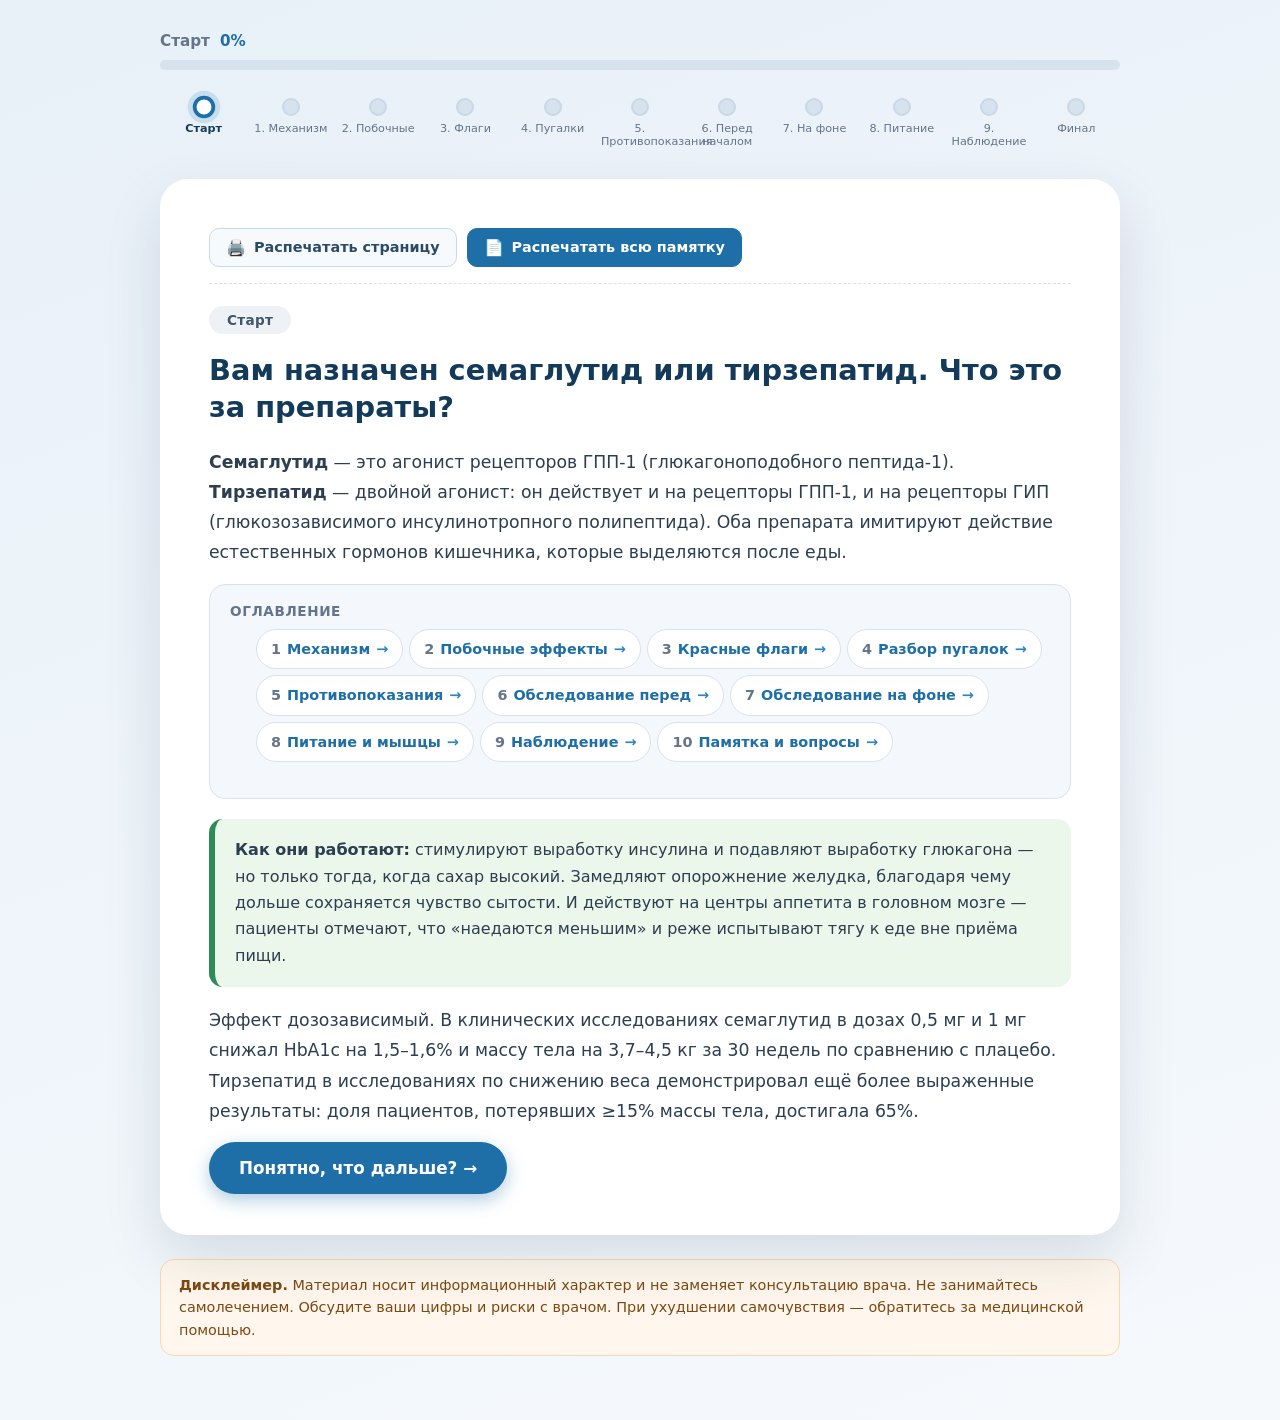
<file: glp.html>
<!DOCTYPE html>
<html lang="ru">
<head>
<meta charset="UTF-8">
<meta name="viewport" content="width=device-width, initial-scale=1.0, maximum-scale=1.0, user-scalable=no">
<title>Памятка пациенту: аГПП-1 (семаглутид) и двойные агонисты (тирзепатид)</title>
<meta name="description" content="Практическое руководство для пациентов, которым назначены семаглутид или тирзепатид: механизм действия, побочные эффекты, красные флаги, противопоказания, обследование, питание и сохранение мышечной массы.">
<meta property="og:title" content="Памятка: семаглутид и тирзепатид — Пыстогов Андрей Сергеевич">
<meta property="og:description" content="Честный разбор препаратов для снижения веса: что важно знать, чего бояться не стоит, как сохранить мышцы и кости.">
<meta property="og:image" content="https://pystogov-doc.ru/images/my-photo.jpg">
<meta property="og:url" content="https://pystogov-doc.ru/glp.html">
<meta property="og:type" content="website">
<link rel="icon" href="favicon.ico?v=2" type="image/x-icon">
<style>
* { box-sizing: border-box; margin: 0; padding: 0; }
:root {
--bg-grad-1: #e8f0f8;
--bg-grad-2: #f5f9fc;
--ink: #1f2e3d;
--ink-soft: #2c3e50;
--ink-head: #143a5a;
--brand: #1e6fa8;
--brand-dark: #155a8a;
--muted: #64748b;
--card-bg: #ffffff;
--card-shadow: 0 24px 56px rgba(20, 50, 80, 0.13);
--card-border: transparent;
--progress-bg: #d6e2ee;
--progress-fill-a: #2e86c1;
--progress-fill-b: #1e6fa8;
--tag-bg: #e3eef8;
--tag-ink: #1e6fa8;
--tag-neutral-bg: #eef2f6;
--tag-neutral-ink: #3f566b;
--tag-warn-bg: #fdecea;
--tag-warn-ink: #b02a1f;
--tag-ok-bg: #e6f6ea;
--tag-ok-ink: #1e8449;
--tag-contra-bg: #fff5f5;
--tag-contra-ink: #742a2a;
--callout-bg: #eaf7ea;
--callout-border: #2e8b57;
--callout-red-bg: #fdf0ef;
--callout-red-border: #c0392b;
--callout-blue-bg: #eaf2fb;
--callout-blue-border: #2e86c1;
--callout-amber-bg: #fff8e7;
--callout-amber-border: #d68910;
--btn-secondary-bg: #eef3f8;
--btn-secondary-ink: #2c4a66;
--btn-secondary-hover: #e0e9f2;
--btn-print-bg: #f7fafd;
--btn-print-border: #c9d8e6;
--btn-print-ink: #2c4a66;
--myth-border: #e3ecf4;
--myth-hover: rgba(30,111,168,0.05);
--sources-border: #cbd5e1;
--sources-bg: #f8fafc;
--sources-ink: #3f566b;
--sources-muted: #64748b;
--disclaimer-bg: #fff7ed;
--disclaimer-border: #fed7aa;
--disclaimer-ink: #7c4a12;
--red-flags-green-bg: #e8f7ee;
--red-flags-green-border: #1f9d55;
--red-flags-yellow-bg: #fdf6e3;
--red-flags-yellow-border: #b7791f;
--red-flags-red-bg: #fdecec;
--red-flags-red-border: #c53030;
--toc-bg: #f4f8fc;
--toc-border: #d8e2ec;
--toc-ink: #1e6fa8;
--toc-hover: #e3eef8;
--toc-arrow: #2e86c1;
--questions-bg: #f6f3fb;
--questions-border: #d9cff0;
--questions-ink: #4b3b7a;
--storage-bg: #eef7fb;
--storage-border: #2e86c1;
--contra-bg: #fff5f5;
--contra-border: #e53e3e;
--contra-ink: #742a2a;
--contra-yellow-bg: #fffbeb;
--contra-yellow-border: #d69e2e;
--contra-yellow-ink: #744210;
--nutrition-bg: #f0f7fb;
--nutrition-border: #1e6fa8;
--nutrition-ink: #143a5a;
}
@media (prefers-reduced-motion: reduce) {
* { animation: none !important; transition: none !important; }
html { scroll-behavior: auto; }
}
body {
font-family: 'Segoe UI', Roboto, system-ui, -apple-system, sans-serif;
background: linear-gradient(160deg, var(--bg-grad-1) 0%, var(--bg-grad-2) 100%);
min-height: 100vh;
display: flex;
justify-content: center;
align-items: flex-start;
padding: 32px 20px 64px;
color: var(--ink);
}
.app { max-width: 960px; width: 100%; }
/* ---------- Прогресс ---------- */
.progress-wrap { margin-bottom: 22px; position: relative; z-index: 2; }
.progress-top {
display: flex; justify-content: space-between; align-items: center;
gap: 12px; margin-bottom: 10px; flex-wrap: wrap;
}
.progress-label {
font-size: 0.95rem; color: var(--muted); font-weight: 600;
display: flex; gap: 10px; align-items: baseline;
}
.progress-label .percent { color: var(--brand); }
.progress-bar { height: 10px; background: var(--progress-bg); border-radius: 20px; overflow: hidden; }
.progress-fill {
height: 100%; width: 0%;
background: linear-gradient(90deg, var(--progress-fill-a), var(--progress-fill-b));
border-radius: 20px; transition: width 0.4s ease;
}
/* ---------- Степпер ---------- */
.stepper {
margin-top: 18px;
display: flex;
flex-wrap: wrap;
gap: 4px;
justify-content: space-between;
align-items: flex-start;
padding: 6px 2px 4px;
position: relative;
z-index: 2;
}
.step-item {
flex: 1 1 0;
min-width: 56px;
display: flex;
flex-direction: column;
align-items: center;
gap: 6px;
background: none;
border: none;
cursor: pointer;
padding: 4px 2px;
font-family: inherit;
color: var(--muted);
transition: color 0.2s;
position: relative;
z-index: 3;
pointer-events: auto;
}
.step-item:hover .step-dot { transform: scale(1.12); }
.step-item:focus-visible { outline: 3px solid var(--brand); outline-offset: 2px; border-radius: 10px; }
.step-dot {
width: 18px; height: 18px; border-radius: 50%;
background: var(--progress-bg);
border: 2px solid var(--btn-print-border);
transition: background 0.2s, border-color 0.2s, transform 0.2s;
flex-shrink: 0;
pointer-events: none;
}
.step-item.done .step-dot { background: var(--brand); border-color: var(--brand); }
.step-item.current .step-dot {
background: var(--card-bg); border-color: var(--brand); border-width: 3px;
transform: scale(1.25);
box-shadow: 0 0 0 4px rgba(46,134,193,0.18);
}
.step-item.current { color: var(--ink-head); }
.step-caption {
font-size: 0.7rem;
line-height: 1.2;
text-align: center;
max-width: 78px;
color: var(--muted);
font-weight: 500;
pointer-events: none;
}
.step-item.current .step-caption { color: var(--ink-head); font-weight: 700; }
@media (max-width: 720px) {
.step-caption { display: none; }
.step-item { min-width: 32px; gap: 0; }
.stepper { gap: 2px; }
}
/* ---------- Toast ---------- */
.toast {
position: fixed; bottom: 24px; left: 50%; transform: translateX(-50%) translateY(20px);
background: #1e3a5f; color: #fff; padding: 12px 22px; border-radius: 12px;
font-size: 0.95rem; opacity: 0; pointer-events: none;
transition: opacity 0.3s, transform 0.3s; z-index: 1000;
box-shadow: 0 8px 24px rgba(0,0,0,0.2);
}
.toast.show { opacity: 1; transform: translateX(-50%) translateY(0); }
/* ---------- Карточка ---------- */
.card {
background: var(--card-bg); border-radius: 28px;
border: 1px solid var(--card-border);
box-shadow: var(--card-shadow);
padding: 48px 48px 40px;
animation: slideIn 0.35s ease;
position: relative;
z-index: 1;
}
@keyframes slideIn {
from { opacity: 0; transform: translateY(18px); }
to   { opacity: 1; transform: translateY(0); }
}
.card.hidden { display: none; }
.card-tag {
display: inline-block; background: var(--tag-bg); color: var(--tag-ink);
font-size: 0.85rem; font-weight: 600; padding: 6px 18px;
border-radius: 40px; margin-bottom: 18px; letter-spacing: 0.3px;
}
.card-tag.warn { background: var(--tag-warn-bg); color: var(--tag-warn-ink); }
.card-tag.ok   { background: var(--tag-ok-bg); color: var(--tag-ok-ink); }
.card-tag.neutral { background: var(--tag-neutral-bg); color: var(--tag-neutral-ink); }
.card-tag.contra { background: var(--tag-contra-bg); color: var(--tag-contra-ink); }
.card h2 { font-size: 1.8rem; line-height: 1.3; color: var(--ink-head); margin-bottom: 20px; }
.card h3 { font-size: 1.2rem; color: var(--brand); margin: 26px 0 12px; }
.card p  { font-size: 1.08rem; line-height: 1.75; margin-bottom: 16px; color: var(--ink-soft); }
.card ul { margin: 0 0 18px 4px; padding-left: 22px; }
.card li { font-size: 1.05rem; line-height: 1.7; margin-bottom: 12px; color: var(--ink-soft); }
.card li strong { color: var(--ink-head); }
.nested-list { margin-top: 10px; margin-bottom: 0; padding-left: 22px; }
.nested-list li { font-size: 1rem; margin-bottom: 8px; }
.callout {
background: var(--callout-bg); border-left: 6px solid var(--callout-border);
padding: 18px 20px; border-radius: 14px;
font-size: 1rem; line-height: 1.65; margin-bottom: 18px;
color: var(--ink-soft);
}
.callout.red  { background: var(--callout-red-bg); border-left-color: var(--callout-red-border); }
.callout.blue { background: var(--callout-blue-bg); border-left-color: var(--callout-blue-border); }
.callout.amber { background: var(--callout-amber-bg); border-left-color: var(--callout-amber-border); }
.callout strong { color: inherit; }
/* ---------- Кнопки ---------- */
.btn-row { display: flex; gap: 14px; flex-wrap: wrap; margin-top: 12px; }
.btn {
border: none; cursor: pointer; font-family: inherit;
font-size: 1.05rem; font-weight: 600;
padding: 16px 30px; border-radius: 60px;
transition: background 0.2s, transform 0.1s, box-shadow 0.2s;
}
.btn:active { transform: scale(0.97); }
.btn:focus-visible { outline: 3px solid var(--brand); outline-offset: 3px; }
.btn-primary {
background: var(--brand); color: #fff;
box-shadow: 0 6px 18px rgba(30, 111, 168, 0.35);
}
.btn-primary:hover { background: var(--brand-dark); }
.btn-secondary { background: var(--btn-secondary-bg); color: var(--btn-secondary-ink); }
.btn-secondary:hover { background: var(--btn-secondary-hover); }
/* ---------- Кнопки печати ---------- */
.print-row {
display: flex; gap: 10px; flex-wrap: wrap;
margin: 0 0 22px;
padding-bottom: 16px;
border-bottom: 1px dashed var(--toc-border);
}
.btn-print {
display: inline-flex; align-items: center; gap: 8px;
border: 1px solid var(--btn-print-border); background: var(--btn-print-bg); color: var(--btn-print-ink);
cursor: pointer; font-family: inherit;
font-size: 0.9rem; font-weight: 600;
padding: 9px 16px; border-radius: 10px;
transition: background 0.2s, border-color 0.2s, color 0.2s;
}
.btn-print:hover { background: var(--btn-secondary-hover); border-color: var(--brand); color: var(--brand); }
.btn-print:focus-visible { outline: 3px solid var(--brand); outline-offset: 2px; }
.btn-print .ico { font-size: 1rem; }
.btn-print.primary { background: var(--brand); color: #fff; border-color: var(--brand); }
.btn-print.primary:hover { background: var(--brand-dark); color: #fff; }
/* ---------- Оглавление ---------- */
.toc {
background: var(--toc-bg);
border: 1px solid var(--toc-border);
border-radius: 16px;
padding: 18px 20px;
margin: 0 0 20px;
}
.toc-title {
font-size: 0.85rem; text-transform: uppercase; letter-spacing: 0.6px;
color: var(--muted); font-weight: 700; margin-bottom: 10px;
}
.toc-list { list-style: none; padding: 0; margin: 0; display: flex; flex-wrap: wrap; gap: 6px; }
.toc-list li { margin: 0; }
.toc-link {
display: inline-flex; align-items: center; gap: 6px;
background: var(--card-bg); color: var(--toc-ink);
text-decoration: none; font-size: 0.9rem; font-weight: 600;
padding: 7px 14px; border-radius: 40px;
border: 1px solid var(--toc-border);
transition: background 0.2s, border-color 0.2s;
}
.toc-link:hover { background: var(--toc-hover); border-color: var(--brand); }
.toc-link .num { color: var(--muted); font-weight: 700; }
.toc-link .arrow { color: var(--toc-arrow); }
/* ---------- Красные флаги ---------- */
.flag-grid { display: grid; grid-template-columns: 1fr; gap: 14px; margin: 18px 0 8px; }
@media (min-width: 720px) { .flag-grid { grid-template-columns: repeat(3, 1fr); } }
.flag {
border-radius: 16px; padding: 18px 16px;
border: 1px solid transparent;
display: flex; flex-direction: column; gap: 8px;
}
.flag.green { background: var(--red-flags-green-bg); border-color: var(--red-flags-green-border); }
.flag.yellow { background: var(--red-flags-yellow-bg); border-color: var(--red-flags-yellow-border); }
.flag.red { background: var(--red-flags-red-bg); border-color: var(--red-flags-red-border); }
.flag-head {
display: flex; align-items: center; gap: 8px;
font-size: 1rem; font-weight: 700; margin-bottom: 4px;
}
.flag.green .flag-head { color: var(--red-flags-green-border); }
.flag.yellow .flag-head { color: var(--red-flags-yellow-border); }
.flag.red .flag-head { color: var(--red-flags-red-border); }
.flag-body { font-size: 0.95rem; line-height: 1.55; color: var(--ink-soft); }
.flag-body strong { color: var(--ink-head); }
.flag-body ul { padding-left: 20px; margin: 6px 0 0; }
.flag-body li { font-size: 0.95rem; margin-bottom: 6px; }
/* ---------- Противопоказания ---------- */
.contra-block {
background: var(--contra-bg);
border-left: 6px solid var(--contra-border);
padding: 18px 20px;
border-radius: 14px;
margin: 18px 0;
color: var(--contra-ink);
}
.contra-block h3 { color: var(--contra-border); margin-top: 0; }
.contra-block ul { padding-left: 22px; }
.contra-block li { margin-bottom: 10px; line-height: 1.6; }
.contra-block li strong { color: inherit; }
.contra-block.yellow {
background: var(--contra-yellow-bg);
border-left-color: var(--contra-yellow-border);
color: var(--contra-yellow-ink);
}
.contra-block.yellow h3 { color: var(--contra-yellow-border); }
/* ---------- Хранение ---------- */
.storage-block {
background: var(--storage-bg);
border-left: 6px solid var(--storage-border);
padding: 16px 18px; border-radius: 14px;
font-size: 0.98rem; line-height: 1.65; margin: 18px 0 8px;
color: var(--ink-soft);
}
.storage-block strong { color: var(--ink-head); }
.storage-block ul { margin: 8px 0 0; padding-left: 20px; }
.storage-block li { font-size: 0.98rem; margin-bottom: 6px; }
/* ---------- Питание и мышцы ---------- */
.nutrition-block {
background: var(--nutrition-bg);
border: 1px solid var(--nutrition-border);
border-radius: 16px;
padding: 20px 22px;
margin: 18px 0 8px;
}
.nutrition-block h3 { color: var(--nutrition-ink); margin-top: 0; }
.nutrition-block ul { padding-left: 22px; }
.nutrition-block li { margin-bottom: 12px; line-height: 1.6; }
.nutrition-block li strong { color: var(--nutrition-ink); }
.nutrition-note {
font-size: 0.92rem; color: var(--muted);
margin-top: 14px; padding-top: 14px;
border-top: 1px dashed var(--toc-border);
font-style: italic;
}
/* ---------- Что спросить у врача ---------- */
.questions-block {
background: var(--questions-bg);
border: 1px solid var(--questions-border);
border-radius: 16px;
padding: 18px 20px;
margin: 18px 0 8px;
}
.questions-title {
font-size: 1rem; font-weight: 700; color: var(--questions-ink);
margin-bottom: 10px; display: flex; align-items: center; gap: 8px;
}
.questions-list { list-style: none; padding: 0; margin: 0; counter-reset: q; }
.questions-list li {
counter-increment: q;
position: relative;
padding-left: 34px;
margin-bottom: 10px;
font-size: 1rem; line-height: 1.55; color: var(--ink-soft);
}
.questions-list li::before {
content: counter(q);
position: absolute; left: 0; top: 0;
width: 24px; height: 24px; border-radius: 50%;
background: var(--questions-border); color: #fff;
display: flex; align-items: center; justify-content: center;
font-size: 0.8rem; font-weight: 700;
}
.questions-note { font-size: 0.88rem; color: var(--muted); margin-top: 8px; }
/* ---------- Мифы ---------- */
.myth-accordion { display: flex; flex-direction: column; gap: 12px; margin: 18px 0 22px; }
.myth-item { border: 1px solid var(--myth-border); border-radius: 14px; background: var(--card-bg); overflow: hidden; }
.myth-header {
width: 100%; border: none; background: transparent; cursor: pointer;
font-family: inherit; font-size: 1.05rem; font-weight: 600; color: var(--ink-head);
text-align: left; padding: 16px 18px;
display: flex; justify-content: space-between; align-items: center; gap: 12px;
}
.myth-header:hover { background: var(--myth-hover); }
.myth-header:focus-visible { outline: 3px solid var(--brand); outline-offset: -3px; }
.myth-header .chev { transition: transform 0.25s ease; color: var(--brand); font-size: 0.9rem; flex-shrink: 0; }
.myth-item.open .myth-header .chev { transform: rotate(180deg); }
.myth-body { display: none; padding: 0 18px 18px; font-size: 1rem; line-height: 1.65; color: var(--ink-soft); }
.myth-item.open .myth-body { display: block; animation: slideIn 0.25s ease; }
.myth-body p { font-size: 1rem; margin-bottom: 10px; }
.myth-body ul { margin: 6px 0 10px 18px; }
.myth-body li { font-size: 1rem; margin-bottom: 8px; }
.myth-verdict {
display: inline-block; margin-top: 6px; padding: 4px 12px; border-radius: 20px;
font-size: 0.82rem; font-weight: 700;
}
.myth-verdict.false { background: #fdecea; color: #b02a1f; }
.myth-verdict.partly { background: #fff3cd; color: #856404; }
/* ---------- Сворачиваемые источники ---------- */
details.sources-toggle {
margin-top: 16px;
border: 1px dashed var(--sources-border);
border-radius: 12px;
background: var(--sources-bg);
padding: 0 14px;
}
details.sources-toggle > summary {
cursor: pointer;
padding: 12px 0;
font-size: 0.9rem;
font-weight: 600;
color: var(--sources-ink);
list-style: none;
display: flex;
justify-content: space-between;
align-items: center;
}
details.sources-toggle > summary::-webkit-details-marker { display: none; }
details.sources-toggle > summary::after {
content: '▾';
color: var(--brand);
transition: transform 0.2s;
}
details.sources-toggle[open] > summary::after { transform: rotate(180deg); }
details.sources-toggle .sources { margin: 0 0 14px; }
/* ---------- Финальная памятка ---------- */
.summary-list { counter-reset: step; list-style: none; padding-left: 0; margin: 0 0 18px; }
.summary-list li { counter-increment: step; position: relative; padding-left: 52px; margin-bottom: 18px; font-size: 1.06rem; line-height: 1.6; color: var(--ink-soft); }
.summary-list li::before {
content: counter(step); position: absolute; left: 0; top: -2px;
width: 36px; height: 36px; background: var(--brand); color: #fff;
border-radius: 50%; display: flex; align-items: center; justify-content: center;
font-weight: 700; font-size: 1rem;
}
.summary-list li strong { color: var(--ink-head); }
/* ---------- Источники ---------- */
.sources { font-size: 0.85rem; color: var(--sources-muted); line-height: 1.55; border-top: 1px dashed var(--sources-border); padding-top: 10px; margin-top: 14px; }
.sources strong { color: var(--sources-ink); }
.sources ol { margin: 6px 0 0 18px; padding: 0; }
.sources li { margin-bottom: 4px; }
.sources-note { font-style: italic; margin-bottom: 6px; }
/* ---------- Дисклеймер ---------- */
.disclaimer {
margin-top: 24px; padding: 14px 18px;
background: var(--disclaimer-bg); border: 1px solid var(--disclaimer-border); border-radius: 14px;
font-size: 0.9rem; line-height: 1.55; color: var(--disclaimer-ink);
}
.disclaimer strong { color: var(--disclaimer-ink); }
/* ---------- Мобильная адаптация ---------- */
@media (max-width: 640px) {
body { padding: 20px 12px 48px; }
.card { padding: 30px 22px 26px; border-radius: 22px; }
.card h2 { font-size: 1.4rem; }
.card p, .card li { font-size: 1rem; }
.btn { width: 100%; text-align: center; }
.btn-row { flex-direction: column; }
.print-row { flex-direction: column; }
.btn-print { width: 100%; justify-content: center; }
}
/* ---------- Печать ---------- */
@media print {
@page { margin: 15mm; }
body { background: #fff; padding: 0; display: block; }
.progress-wrap, .btn-row, .controls, .toast, .stepper,
.print-row { display: none !important; }
.card { box-shadow: none; padding: 20px; border-radius: 0; animation: none; border: 1px solid #ddd; }
.myth-body { display: block !important; }
details.sources-toggle > summary { display: none; }
details.sources-toggle .sources { display: block !important; }
details.sources-toggle { border: 0; padding: 0; background: transparent; }
body.print-current .card { display: none !important; }
body.print-current .card[data-current="true"] { display: block !important; }
body.print-all .card { display: block !important; }
body.print-all .card.hidden { display: block !important; }
.disclaimer { margin-top: 16px; }
.toc { display: none; }
}
</style>
</head>
<body>
<div class="app">
<!-- Прогресс -->
<div class="progress-wrap">
<div class="progress-top">
<div class="progress-label">
<span id="progressText">Старт</span>
<span class="percent" id="progressPercent">0%</span>
</div>
</div>
<div class="progress-bar" role="progressbar" aria-valuemin="0" aria-valuemax="100" aria-valuenow="0" id="progressBar">
<div class="progress-fill" id="progressFill"></div>
</div>
<nav class="stepper" id="stepper" aria-label="Навигация по шагам памятки"></nav>
</div>
<div id="liveRegion" aria-live="polite" style="position:absolute; width:1px; height:1px; overflow:hidden; clip:rect(0 0 0 0);"></div>
<div class="toast" id="toast" role="status" aria-live="polite"></div>

<!-- ================= СТАРТ ================= -->
<section class="card" id="card-0" tabindex="-1" aria-labelledby="h-0">
<div class="print-row">
<button class="btn-print" onclick="printCurrent()"><span class="ico">🖨️</span> Распечатать страницу</button>
<button class="btn-print primary" onclick="printAll()"><span class="ico">📄</span> Распечатать всю памятку</button>
</div>
<span class="card-tag neutral">Старт</span>
<h2 id="h-0">Вам назначен семаглутид или тирзепатид. Что это за препараты?</h2>
<p><strong>Семаглутид</strong> — это агонист рецепторов ГПП-1 (глюкагоноподобного пептида-1). <strong>Тирзепатид</strong> — двойной агонист: он действует и на рецепторы ГПП-1, и на рецепторы ГИП (глюкозозависимого инсулинотропного полипептида). Оба препарата имитируют действие естественных гормонов кишечника, которые выделяются после еды.</p>
<div class="toc" aria-label="Оглавление памятки">
<div class="toc-title">Оглавление</div>
<ul class="toc-list">
<li><a class="toc-link" href="#card-1" onclick="event.preventDefault(); goTo(1);"><span class="num">1</span> Механизм <span class="arrow">→</span></a></li>
<li><a class="toc-link" href="#card-2" onclick="event.preventDefault(); goTo(2);"><span class="num">2</span> Побочные эффекты <span class="arrow">→</span></a></li>
<li><a class="toc-link" href="#card-3" onclick="event.preventDefault(); goTo(3);"><span class="num">3</span> Красные флаги <span class="arrow">→</span></a></li>
<li><a class="toc-link" href="#card-4" onclick="event.preventDefault(); goTo(4);"><span class="num">4</span> Разбор пугалок <span class="arrow">→</span></a></li>
<li><a class="toc-link" href="#card-5" onclick="event.preventDefault(); goTo(5);"><span class="num">5</span> Противопоказания <span class="arrow">→</span></a></li>
<li><a class="toc-link" href="#card-6" onclick="event.preventDefault(); goTo(6);"><span class="num">6</span> Обследование перед <span class="arrow">→</span></a></li>
<li><a class="toc-link" href="#card-7" onclick="event.preventDefault(); goTo(7);"><span class="num">7</span> Обследование на фоне <span class="arrow">→</span></a></li>
<li><a class="toc-link" href="#card-8" onclick="event.preventDefault(); goTo(8);"><span class="num">8</span> Питание и мышцы <span class="arrow">→</span></a></li>
<li><a class="toc-link" href="#card-9" onclick="event.preventDefault(); goTo(9);"><span class="num">9</span> Наблюдение <span class="arrow">→</span></a></li>
<li><a class="toc-link" href="#card-10" onclick="event.preventDefault(); goTo(10);"><span class="num">10</span> Памятка и вопросы <span class="arrow">→</span></a></li>
</ul>
</div>
<div class="callout">
<strong>Как они работают:</strong> стимулируют выработку инсулина и подавляют выработку глюкагона — но только тогда, когда сахар высокий. Замедляют опорожнение желудка, благодаря чему дольше сохраняется чувство сытости. И действуют на центры аппетита в головном мозге — пациенты отмечают, что «наедаются меньшим» и реже испытывают тягу к еде вне приёма пищи.
</div>
<p>Эффект дозозависимый. В клинических исследованиях семаглутид в дозах 0,5 мг и 1 мг снижал HbA1c на 1,5–1,6% и массу тела на 3,7–4,5 кг за 30 недель по сравнению с плацебо. Тирзепатид в исследованиях по снижению веса демонстрировал ещё более выраженные результаты: доля пациентов, потерявших ≥15% массы тела, достигала 65%.</p>
<div class="btn-row">
<button class="btn btn-primary" onclick="goTo(1)">Понятно, что дальше? →</button>
</div>
</section>

<!-- ================= ШАГ 1: МЕХАНИЗМ + ХРАНЕНИЕ ================= -->
<section class="card hidden" id="card-1" tabindex="-1" aria-labelledby="h-1">
<div class="print-row">
<button class="btn-print" onclick="printCurrent()"><span class="ico">🖨️</span> Распечатать страницу</button>
<button class="btn-print primary" onclick="printAll()"><span class="ico">📄</span> Распечатать всю памятку</button>
</div>
<span class="card-tag neutral">Шаг 1</span>
<h2 id="h-1">Как препараты влияют на вес и сахар крови</h2>
<p>Чтобы понять, чего ожидать от лечения, полезно разобраться, как именно работают эти препараты.</p>
<ul>
<li><strong>Снижение сахара крови.</strong> Препараты стимулируют выработку инсулина и подавляют выработку глюкагона — но только тогда, когда сахар высокий. Поэтому на монотерапии этими препаратами гипогликемия практически не встречается.</li>
<li><strong>Снижение массы тела.</strong> Замедляется опорожнение желудка (дольше сохраняется чувство сытости), и — что важно — препараты действуют на центры аппетита в головном мозге. Пациенты отмечают, что «наедаются меньшим» и реже испытывают тягу к еде вне приёма пищи.</li>
<li><strong>Эффект дозозависимый.</strong> В клинических исследованиях семаглутид в дозах 0,5 мг и 1 мг снижал HbA1c на 1,5–1,6% и массу тела на 3,7–4,5 кг за 30 недель по сравнению с плацебо. Тирзепатид в исследованиях по снижению веса демонстрировал ещё более выраженные результаты: доля пациентов, потерявших ≥15% массы тела, достигала 65%.</li>
</ul>
<div class="callout blue">
<strong>Важно:</strong> препарат — не замена образу жизни, а инструмент. Рацион и физическую активность нужно адаптировать по мере снижения веса — об этом мы поговорим отдельно.
</div>
<h3>Хранение препарата</h3>
<div class="storage-block">
<strong>Общие правила (уточните по инструкции к вашей форме):</strong>
<ul>
<li>Храните в холодильнике при температуре 2–8 °C — до первого использования.</li>
<li>Не замораживайте. Если препарат случайно замёрз — не используйте его.</li>
<li>Защищайте от прямого света: храните в оригинальной упаковке.</li>
<li>После первого вскрытия шприц-ручку можно хранить при комнатной температуре (обычно до 30 °C) ограниченное время — конкретный срок указан в инструкции (часто 4–6 недель).</li>
<li>Не используйте препарат с истёкшим сроком годности или если раствор изменил цвет / появились частицы.</li>
<li>Храните в недоступном для детей месте.</li>
</ul>
</div>
<div class="btn-row">
<button class="btn btn-primary" onclick="goTo(2)">Какие побочные эффекты бывают? →</button>
<button class="btn btn-secondary" onclick="goTo(0)">← Назад</button>
</div>
</section>

<!-- ================= ШАГ 2: ПОБОЧНЫЕ ЭФФЕКТЫ ================= -->
<section class="card hidden" id="card-2" tabindex="-1" aria-labelledby="h-2">
<div class="print-row">
<button class="btn-print" onclick="printCurrent()"><span class="ico">🖨️</span> Распечатать страницу</button>
<button class="btn-print primary" onclick="printAll()"><span class="ico">📄</span> Распечатать всю памятку</button>
</div>
<span class="card-tag warn">Шаг 2 · Побочные эффекты</span>
<h2 id="h-2">Что важно знать и когда звонить врачу</h2>
<p>Побочные эффекты — самая обсуждаемая тема. Давайте разберём их по частоте и по тому, что с ними делать. На следующем шаге мы соберём самые важные симптомы в «светофор» — его удобно распечатать и держать под рукой.</p>
<h3>🟢 Частые и обычно преходящие (адаптационный период)</h3>
<ul>
<li><strong>Тошнота, рвота, диарея, запор, боль в животе, отрыжка, снижение аппетита.</strong> Это самые частые нежелательные явления — они встречаются у значительной части пациентов в начале лечения и при повышении дозы.</li>
</ul>
<div class="callout">
<strong>Что делать:</strong> Это действительно адаптационный период. Организм привыкает к новому сигналу сытости. Обычно симптомы ослабевают в течение нескольких недель. Помогает дробное питание малыми порциями, отказ от жирной и жареной пищи, достаточный питьевой режим. Если симптомы выражены, но терпимы — обсудите с врачом темп повышения дозы, а не отмену препарата.
</div>
<p><strong>Когда звонить врачу срочно:</strong> если рвота не даёт пить воду и появляются признаки обезвоживания (головокружение, тёмная моча, сухость во рту), если боль в животе сильная и не проходит.</p>
<h3>🟡 Менее частые, но требующие внимания</h3>
<ul>
<li><strong>Обезвоживание и нагрузка на почки.</strong> На фоне рвоты или диареи может развиться острое повреждение почек из-за потери жидкости. Врач должен контролировать креатинин, если у вас была рвота или диарея.</li>
<li><strong>Гипогликемия — если вы дополнительно принимаете другие сахароснижающие препараты</strong> (инсулин, препараты сульфанилмочевины, а также ряд других). Сам по себе семаглутид или тирзепатид гипогликемию практически не вызывает, но в комбинации с этими препаратами риск возрастает. Врач может заранее скорректировать их дозу.</li>
<li><strong>Реакции в месте инъекции</strong> (для инъекционных форм): покраснение, уплотнение. Обычно проходят самостоятельно.</li>
<li><strong>Выпадение волос.</strong> Указано в инструкции тирзепатида как частая реакция. Чаще связано с быстрой потерей веса и дефицитом питательных веществ, а не с прямым токсическим действием препарата. Обсудите с врачом, если заметите усиленное выпадение.</li>
</ul>
<h3>🔴 Редкие, но грозные: знать в лицо, чтобы вовремя обратиться</h3>
<ul>
<li><strong>Панкреатит.</strong> В клинических исследованиях тирзепатида частота острого панкреатита была низкой (около 0,2% в исследованиях по снижению веса). В пострегистрационном периоде поступали сообщения о случаях панкреатита — как и для многих других препаратов этого класса, они требуют настороженности, но встречаются редко. <strong>Симптомы:</strong> сильная боль в верхней части живота, отдающая в спину, тошнота, рвота. <strong>Действие:</strong> при подозрении на панкреатит — немедленно вызвать скорую помощь и прекратить приём препарата до консультации с врачом.</li>
<li><strong>Желчнокаменная болезнь и холецистит.</strong> Быстрая потеря веса сама по себе предрасполагает к камнеобразованию, и на фоне аГПП-1 этот риск есть. В исследованиях тирзепатида холелитиаз встречался с частотой от 0,3% до 3,7% в разных выборках. <strong>Симптомы:</strong> боль в правом подреберье, особенно после жирной пищи, тошнота, горечь во рту, желтушность кожи или склер. <strong>Действие:</strong> планово или срочно (при сильной боли и температуре) — к врачу. Обычно требуется УЗИ органов брюшной полости.</li>
<li><strong>Неартериитная передняя ишемическая оптическая нейропатия (НПИОН).</strong> Это редкое состояние — внезапная безболезненная потеря зрения на одном глазу из-за недостатка кровоснабжения зрительного нерва. Подробнее — на следующем шаге.</li>
<li><strong>Тяжёлые аллергические реакции.</strong> Анафилаксия и ангионевротический отёк сообщались в пострегистрационном периоде. <strong>Симптомы:</strong> отёк лица, губ, языка, затруднение дыхания, сыпь. <strong>Действие:</strong> прекратить препарат и немедленно обратиться за помощью.</li>
<li><strong>Аспирация при наркозе и глубокой седации.</strong> Из-за замедленного опорожнения желудка у пациентов, получающих аГПП-1, описаны случаи аспирации во время плановых операций и процедур под наркозом. <strong>Что делать:</strong> обязательно сообщите анестезиологу и хирургу, что вы получаете семаглутид или тирзепатид, до планируемой операции.</li>
</ul>
<details class="sources-toggle">
<summary>Источники к разделу о побочных эффектах</summary>
<div class="sources">
<p class="sources-note">Названия работ приведены на языке оригинала — так их можно найти в медицинских базах.</p>
<ol>
<li>Wilding J.P.H., Batterham R.L., Calanna S. et al. Once-Weekly Semaglutide in Adults with Overweight or Obesity (STEP 1). <em>N Engl J Med</em>, 2021;384:989-1002.</li>
<li>Jastreboff A.M., Aronne L.J., Ahmad N.N. et al. Tirzepatide Once Weekly for the Treatment of Obesity (SURMOUNT-1). <em>N Engl J Med</em>, 2022;387:205-216.</li>
<li>Lincoff A.M., Brown-Frandsen K., Colhoun H.M. et al. Semaglutide and Cardiovascular Outcomes in Obesity without Diabetes (SELECT). <em>N Engl J Med</em>, 2023;389:2221-2232.</li>
<li>Perkovic V., Tuttle K.R., Rossing P. et al. Effects of Semaglutide on Chronic Kidney Disease in Patients with Type 2 Diabetes (FLOW). <em>N Engl J Med</em>, 2024;391:109-121.</li>
<li>Hathaway J.T., Shah M.P., Hathaway D.B. et al. Risk of Nonarteritic Anterior Ischemic Optic Neuropathy in Patients Prescribed Semaglutide. <em>JAMA Ophthalmol</em>, 2024;142(8):732-739.</li>
<li>American Academy of Ophthalmology. Statement on Semaglutide and NAION. 2024.</li>
<li>EMA. PRAC recommendations on signals: semaglutide and NAION. 2025.</li>
<li>Stein R.A., Kang S., McKean A. et al. Semaglutide and delayed gastric emptying: implications for perioperative aspiration risk. <em>Anesthesiology</em>, 2024.</li>
</ol>
</div>
</details>
<div class="btn-row">
<button class="btn btn-primary" onclick="goTo(3)">Красные флаги: когда действовать немедленно →</button>
<button class="btn btn-secondary" onclick="goTo(1)">← К механизму</button>
</div>
</section>

<!-- ================= ШАГ 3: КРАСНЫЕ ФЛАГИ ================= -->
<section class="card hidden" id="card-3" tabindex="-1" aria-labelledby="h-3">
<div class="print-row">
<button class="btn-print" onclick="printCurrent()"><span class="ico">🖨️</span> Распечатать страницу</button>
<button class="btn-print primary" onclick="printAll()"><span class="ico">📄</span> Распечатать всю памятку</button>
</div>
<span class="card-tag warn">Шаг 3 · Светофор</span>
<h2 id="h-3">Красные флаги: когда действовать немедленно</h2>
<p>Эта карточка — «светофор». Её удобно распечатать отдельно и держать под рукой. Она помогает быстро сориентироваться: что можно переждать, когда звонить врачу, а когда — вызывать скорую.</p>
<div class="flag-grid">
<div class="flag green">
<div class="flag-head">🟢 Зелёный — адаптация</div>
<div class="flag-body">
<p><strong>Симптомы:</strong> лёгкая тошнота, снижение аппетита, отрыжка, мягкий запор или послабление стула в первые недели.</p>
<p><strong>Что делать:</strong> дробное питание малыми порциями, питьевой режим, отказ от жирного и жареного. Обычно проходит за несколько недель.</p>
</div>
</div>
<div class="flag yellow">
<div class="flag-head">🟡 Жёлтый — позвонить врачу</div>
<div class="flag-body">
<p><strong>Симптомы:</strong></p>
<ul>
<li>рвота или диарея, из-за которых не удаётся пить;</li>
<li>сильная или не проходящая боль в животе;</li>
<li>признаки обезвоживания (головокружение, тёмная моча, сухость во рту);</li>
<li>боль в правом подреберье после жирной пищи;</li>
<li>усиленное выпадение волос;</li>
<li>симптомы дефицитов (слабость, бледность, покалывание в руках/ногах).</li>
</ul>
<p><strong>Что делать:</strong> связаться с лечащим врачом в плановом порядке (в течение дня).</p>
</div>
</div>
<div class="flag red">
<div class="flag-head">🔴 Красный — скорая / неотложка</div>
<div class="flag-body">
<p><strong>Симптомы:</strong></p>
<ul>
<li>сильная боль в верхней части живота, отдающая в спину (подозрение на панкреатит);</li>
<li>внезапная безболезненная потеря зрения на одном глазу (НПИОН);</li>
<li>отёк лица, губ, языка, затруднение дыхания (анафилаксия);</li>
<li>сильная боль в правом подреберье с температурой и желтушностью (холецистит).</li>
</ul>
<p><strong>Что делать:</strong> немедленно вызвать скорую помощь. Прекратить приём препарата до консультации с врачом.</p>
</div>
</div>
</div>
<div class="callout amber">
<strong>Отдельно про НПИОН:</strong> связь с семаглутидом изучается. Абсолютная частота остаётся очень низкой (2,3–10,2 случаев на 100 000 человек в год), и даже двукратное повышение относительного риска даёт очень небольшой абсолютный прирост. Но симптом-«красный флаг» — внезапная безболезненная потеря зрения на одном глазу — требует немедленного обращения к офтальмологу или в неотложную помощь. Не ждать «пока пройдёт».
</div>
<div class="callout blue">
<strong>Перед плановой операцией или процедурой под наркозом</strong> обязательно сообщите анестезиологу и хирургу, что вы получаете семаглутид или тирзепатид: из-за замедленного опорожнения желудка есть риск аспирации.
</div>
<div class="btn-row">
<button class="btn btn-primary" onclick="goTo(4)">А что говорят в интернете? →</button>
<button class="btn btn-secondary" onclick="goTo(2)">← К побочным эффектам</button>
</div>
</section>

<!-- ================= ШАГ 4: МИФЫ / ПУГАЛКИ ================= -->
<section class="card hidden" id="card-4" tabindex="-1" aria-labelledby="h-4">
<div class="print-row">
<button class="btn-print" onclick="printCurrent()"><span class="ico">🖨️</span> Распечатать страницу</button>
<button class="btn-print primary" onclick="printAll()"><span class="ico">📄</span> Распечатать всю памятку</button>
</div>
<span class="card-tag warn">Шаг 4 · Разбор пугалок</span>
<h2 id="h-4">О «пугалках» в интернете — честно</h2>
<p>Риски существуют. Мы их не отрицаем и не прячем. Но важно расставить акценты.</p>
<div class="myth-accordion" id="mythAccordion">
<div class="myth-item">
<button class="myth-header" aria-expanded="false" aria-controls="myth-1">
<span>«Препарат вызывает слепоту»</span>
<span class="chev" aria-hidden="true">▼</span>
</button>
<div class="myth-body" id="myth-1" role="region">
<p>Когда пишут «препарат вызывает слепоту», не уточняют, что речь идёт о единичных случаях на сотни тысяч пациентов, а связь до конца не доказана. НПИОН встречается у 2,3–10,2 человек на 100 000 в год — это очень редкое событие. Мы не игнорируем этот сигнал — мы держим его в поле зрения и наблюдаем за вами.</p>
<span class="myth-verdict partly">⚠️ Риск реален, но очень низок</span>
</div>
</div>
<div class="myth-item">
<button class="myth-header" aria-expanded="false" aria-controls="myth-2">
<span>«Препарат разрушает поджелудочную»</span>
<span class="chev" aria-hidden="true">▼</span>
</button>
<div class="myth-body" id="myth-2" role="region">
<p>Панкреатит в исследованиях встречался у десятых долей процента (около 0,2%). Это серьёзное осложнение, которое требует настороженности, но встречается редко. При появлении сильной боли в верхней части живота, отдающей в спину, — немедленно вызвать скорую помощь.</p>
<span class="myth-verdict partly">⚠️ Риск реален, но низок</span>
</div>
</div>
<div class="myth-item">
<button class="myth-header" aria-expanded="false" aria-controls="myth-3">
<span>«Это опасно, лучше не начинать»</span>
<span class="chev" aria-hidden="true">▼</span>
</button>
<div class="myth-body" id="myth-3" role="region">
<p>Большинство побочных эффектов — управляемы. Тошноту корректируем темпом титрации и питанием. Риск гипогликемии — снижением дозы сопутствующих препаратов. Риск обезвоживания — контролем самочувствия и лабораторных показателей. Для пациента с ожирением и/или диабетом 2 типа снижение веса и улучшение гликемического контроля — это снижение риска инфаркта, инсульта, поражения почек. Эти риски гораздо более реальны и часты, чем редкие осложнения.</p>
<span class="myth-verdict false">❌ Миф: польза, как правило, превышает риски</span>
</div>
</div>
</div>
<div class="callout blue">
<strong>Наша позиция:</strong> риски есть, но большинством из них мы умеем управлять. Польза от лечения, как правило, превышает возможные риски. Мы не игнорируем сигналы — мы держим их в поле зрения и наблюдаем за вами.
</div>
<div class="btn-row">
<button class="btn btn-primary" onclick="goTo(5)">Противопоказания →</button>
<button class="btn btn-secondary" onclick="goTo(3)">← К красным флагам</button>
</div>
</section>

<!-- ================= ШАГ 5: ПРОТИВОПОКАЗАНИЯ ================= -->
<section class="card hidden" id="card-5" tabindex="-1" aria-labelledby="h-5">
<div class="print-row">
<button class="btn-print" onclick="printCurrent()"><span class="ico">🖨️</span> Распечатать страницу</button>
<button class="btn-print primary" onclick="printAll()"><span class="ico">📄</span> Распечатать всю памятку</button>
</div>
<span class="card-tag contra">Шаг 5 · Противопоказания</span>
<h2 id="h-5">Когда препараты аГПП-1 и тирзепатид назначать нельзя</h2>
<p>Перед началом терапии врач обязательно проверяет, нет ли у вас состояний, при которых эти препараты противопоказаны. Некоторые из них — абсолютные (препарат назначать нельзя в принципе), другие — относительные (требуется особая осторожность или дополнительные обследования).</p>

<div class="contra-block">
<h3>🚫 Абсолютные противопоказания</h3>
<ul>
<li><strong>Медуллярный рак щитовидной железы (МРЩЖ) в анамнезе</strong> — у пациента или у близких родственников.</li>
<li><strong>Синдром множественной эндокринной неоплазии 2 типа (МЭН 2)</strong> — наследственное заболевание, при котором МРЩЖ развивается почти всегда.</li>
<li><strong>Беременность и планирование беременности.</strong> Препараты отменяют заранее: семаглутид — минимум за <strong>2 месяца</strong> до планируемого зачатия, тирзепатид — минимум за <strong>1 месяц</strong>. Надёжная контрацепция рекомендуется на всё время лечения.</li>
<li><strong>Грудное вскармливание.</strong> Препараты не исследовались у кормящих женщин, их проникновение в грудное молоко неизвестно.</li>
<li><strong>Тяжёлая аллергическая реакция</strong> на семаглутид, тирзепатид или любой компонент препарата в анамнезе (анафилаксия, ангионевротический отёк).</li>
</ul>
</div>

<div class="contra-block yellow">
<h3>⚠️ Относительные противопоказания и меры предосторожности</h3>
<ul>
<li><strong>Панкреатит в анамнезе.</strong> Пациенты с перенесённым панкреатитом не включались в крупные исследования. Решение о назначении принимает врач индивидуально, с тщательным мониторингом симптомов.</li>
<li><strong>Тяжёлая гастроэнтеропатия (гастропарез).</strong> Препараты замедляют опорожнение желудка — при исходно нарушенной моторике ЖКТ симптомы могут усугубиться.</li>
<li><strong>Тяжёлая почечная недостаточность (терминальная стадия, диализ).</strong> Клинические данные ограничены. При умеренном снижении функции почек коррекция дозы обычно не требуется, но нужен контроль креатинина.</li>
<li><strong>Прогрессирующая диабетическая ретинопатия</strong> (для семаглутида). Быстрое снижение гликемии может временно ухудшить состояние сетчатки. Требуется консультация офтальмолога перед стартом и наблюдение в динамике.</li>
<li><strong>Детский и подростковый возраст</strong> (для большинства форм препаратов — вне зарегистрированных показаний).</li>
</ul>
</div>

<h3>💊 Взаимодействие с другими лекарствами</h3>
<div class="callout amber">
<strong>Замедление опорожнения желудка</strong> может влиять на всасывание пероральных препаратов. Это особенно важно для лекарств с узким терапевтическим окном (например, варфарин, дигоксин, некоторые противосудорожные).
</div>
<ul>
<li><strong>Пероральные контрацептивы.</strong> В период титрации дозы и при выраженной тошноте/рвоте рекомендуется дополнительно использовать барьерную контрацепцию в течение 4 недель после начала терапии и после каждого повышения дозы.</li>
<li><strong>Инсулин и препараты сульфанилмочевины.</strong> Риск гипогликемии возрастает. Врач заранее снижает их дозы.</li>
<li><strong>Препараты, требующие быстрого всасывания</strong> (например, некоторые антибиотики, левотироксин) — могут потребовать контроля концентрации или изменения времени приёма.</li>
</ul>

<h3>🔪 Перед плановыми операциями</h3>
<div class="callout blue">
<strong>Обязательно сообщите хирургу и анестезиологу</strong>, что вы получаете семаглутид или тирзепатид. Из-за замедленного опорожнения желудка есть риск аспирации во время наркоза.
</div>
<p>Современные рекомендации (ASA 2023) предлагают два варианта:</p>
<ul>
<li>Отменить препарат на <strong>3 дня</strong> (для ежедневных форм) или на <strong>1 неделю</strong> (для еженедельных форм) перед плановой операцией.</li>
<li>Либо провести УЗИ желудка перед наркозом для оценки объёма содержимого.</li>
</ul>
<p>Решение принимается индивидуально анестезиологом.</p>

<div class="callout">
<strong>Важно:</strong> этот список — ориентир. Окончательное решение о возможности терапии всегда принимает врач с учётом всей вашей клинической картины. Если у вас есть сомнения — задайте вопросы на приёме (см. Финальный шаг).
</div>

<details class="sources-toggle">
<summary>Источники к разделу о противопоказаниях</summary>
<div class="sources">
<p class="sources-note">Названия работ приведены на языке оригинала — так их можно найти в медицинских базах.</p>
<ol>
<li>Инструкции по медицинскому применению препаратов семаглутид (Оземпик, Вегови, Ребелсас) и тирзепатид (Мунджаро, Зепбонди) — актуальная редакция.</li>
<li>American Diabetes Association. Standards of Care in Diabetes—2025. <em>Diabetes Care</em>, 2025;48(Suppl 1).</li>
<li>Davies M.J., Aroda V.R., Collins B.S. et al. Management of Hyperglycemia in Type 2 Diabetes, 2022. A Consensus Report by the ADA and EASD. <em>Diabetes Care</em>, 2022;45(11):2753-2786.</li>
<li>2025 Focused Update of the 2019 ESC/EAS Guidelines for the management of dyslipidaemias. <em>European Heart Journal</em>, 2025;46:4359-4378.</li>
<li>American Society of Anesthesiologists (ASA). Guidance on Preoperative Management of GLP-1 Receptor Agonists. 2023.</li>
<li>EMA. Summary of Product Characteristics — Ozempic / Wegovy / Mounjaro (актуальная редакция).</li>
</ol>
</div>
</details>

<div class="btn-row">
<button class="btn btn-primary" onclick="goTo(6)">Обследование перед началом →</button>
<button class="btn btn-secondary" onclick="goTo(4)">← К пугалкам</button>
</div>
</section>

<!-- ================= ШАГ 6: ОБСЛЕДОВАНИЕ ПЕРЕД ================= -->
<section class="card hidden" id="card-6" tabindex="-1" aria-labelledby="h-6">
<div class="print-row">
<button class="btn-print" onclick="printCurrent()"><span class="ico">🖨️</span> Распечатать страницу</button>
<button class="btn-print primary" onclick="printAll()"><span class="ico">📄</span> Распечатать всю памятку</button>
</div>
<span class="card-tag neutral">Шаг 6 · Обследование перед началом</span>
<h2 id="h-6">Чек-лист обследования перед назначением препарата</h2>
<p>Перед началом лечения важно иметь «точку отсчёта» — базовые показатели, с которыми мы будем сравнивать результаты на фоне терапии.</p>
<h3>Минимум</h3>
<ul>
<li>✅ АСТ, АЛТ</li>
<li>✅ Глюкоза (натощак, при возможности — HbA1c)</li>
<li>✅ Креатинин (с расчётом СКФ)</li>
<li>✅ Холестерин (липидограмма)</li>
<li>✅ Кальцитонин</li>
<li>✅ УЗИ щитовидной железы</li>
<li>✅ УЗИ органов брюшной полости (печень, желчный пузырь, поджелудочная железа)</li>
</ul>
<h3>Почему именно это</h3>
<ul>
<li><strong>Кальцитонин и УЗИ щитовидной железы</strong> — для исключения медуллярного рака щитовидной железы (МРЩЖ). Препараты противопоказаны при наличии в анамнезе МРЩЖ или МЭН 2 типа. Рутинный контроль кальцитонина на фоне лечения не имеет доказанной ценности для раннего выявления, поэтому важно сделать это до старта.</li>
<li><strong>АСТ, АЛТ, УЗИ брюшной полости</strong> — базовая оценка состояния печени и желчного пузыря до начала терапии, чтобы иметь точку отсчёта.</li>
<li><strong>Креатинин</strong> — исходная функция почек, чтобы потом понимать, не было ли ухудшения на фоне обезвоживания.</li>
</ul>
<div class="callout amber">
<strong>Для отдельных пациентов план может быть расширен</strong> с учётом сопутствующих заболеваний. В частности, при наличии факторов риска или жалоб со стороны поджелудочной железы (в анамнезе — панкреатит, заболевания желчевыводящих путей, злоупотребление алкоголем, выраженная гипертриглицеридемия) имеет смысл оценить исходное состояние поджелудочной железы: УЗИ, а при необходимости — амилаза/липаза крови, консультация гастроэнтеролога. Также может потребоваться ЭКГ при сердечно-сосудистом риске, консультация офтальмолога при диабетической ретинопатии в анамнезе.
</div>
<div class="btn-row">
<button class="btn btn-primary" onclick="goTo(7)">Обследование на фоне лечения →</button>
<button class="btn btn-secondary" onclick="goTo(5)">← К противопоказаниям</button>
</div>
</section>

<!-- ================= ШАГ 7: ОБСЛЕДОВАНИЕ НА ФОНЕ ================= -->
<section class="card hidden" id="card-7" tabindex="-1" aria-labelledby="h-7">
<div class="print-row">
<button class="btn-print" onclick="printCurrent()"><span class="ico">🖨️</span> Распечатать страницу</button>
<button class="btn-print primary" onclick="printAll()"><span class="ico">📄</span> Распечатать всю памятку</button>
</div>
<span class="card-tag neutral">Шаг 7 · Обследование на фоне лечения</span>
<h2 id="h-7">План обследования на фоне лечения</h2>
<p>Контроль помогает вовремя заметить изменения и скорректировать терапию.</p>
<h3>Стандартный контроль через 3 месяца от начала терапии (или достижения поддерживающей дозы)</h3>
<ul>
<li>АСТ, АЛТ</li>
<li>Глюкоза (HbA1c)</li>
<li>Холестерин (липидограмма)</li>
<li>Креатинин</li>
</ul>
<h3>Дополнительно — при симптомах дефицитов или риске их развития</h3>
<ul>
<li>Клинический анализ крови</li>
<li>Ферритин</li>
<li>Цинк</li>
<li>Витамин B12</li>
<li>Кальций (общий и ионизированный)</li>
<li>Витамин D (25-OH)</li>
<li>Общий белок</li>
<li>ТТГ</li>
</ul>
<div class="callout blue">
<strong>Почему это важно:</strong> на фоне значительного снижения веса и уменьшения объёма питания может развиться дефицит нутриентов. Это не специфическое токсическое действие препарата, а следствие изменившегося рациона. Мы это предвидим и корректируем.
</div>
<div class="btn-row">
<button class="btn btn-primary" onclick="goTo(8)">Питание и сохранение мышц →</button>
<button class="btn btn-secondary" onclick="goTo(6)">← К обследованию перед началом</button>
</div>
</section>

<!-- ================= ШАГ 8: ПИТАНИЕ И МЫШЦЫ/КОСТИ ================= -->
<section class="card hidden" id="card-8" tabindex="-1" aria-labelledby="h-8">
<div class="print-row">
<button class="btn-print" onclick="printCurrent()"><span class="ico">🖨️</span> Распечатать страницу</button>
<button class="btn-print primary" onclick="printAll()"><span class="ico">📄</span> Распечатать всю памятку</button>
</div>
<span class="card-tag neutral">Шаг 8 · Питание и мышцы</span>
<h2 id="h-8">Сохранение мышечной и костной ткани при снижении веса</h2>
<p>При быстром снижении веса — независимо от того, достигается ли оно строгой диетой или препаратами аГПП-1/ГИП — существует риск потери не только жировой, но и <strong>мышечной ткани</strong>, а также снижения <strong>минеральной плотности костей</strong>. Это может привести к физической слабости, замедлению метаболизма в долгосрочной перспективе и повышенному риску переломов.</p>

<div class="callout amber">
<strong>Хорошая новость:</strong> этих рисков можно успешно избежать, если с самого начала сделать акцент на качестве питания и физической активности. Наша цель — потеря именно жировой ткани, а не мышечной.
</div>

<h3>Как предотвратить потерю мышечной и костной ткани</h3>
<div class="nutrition-block">
<h3>🥩 1. Достаточное количество белка</h3>
<p>Это главный строительный материал для мышц. Рекомендуется потреблять <strong>1,2–1,6 г белка на 1 кг желаемой массы тела</strong> в сутки (или на 1 кг текущей, если ожирение не морбидное).</p>
<p>Важно распределять белок равномерно: <strong>25–30 г на каждый основной приём пищи</strong>. Источники: яйца, рыба, птица, нежирное мясо, творог, бобовые, тофу.</p>
</div>

<div class="nutrition-block">
<h3>💪 2. Силовые (резистентные) тренировки</h3>
<p>Питание без нагрузки не даст организму сигнал сохранять мышцы. Достаточно <strong>2–3 тренировок в неделю</strong>: занятия в зале, домашние упражнения с гантелями или фитнес-резинками, пилатес, работа с собственным весом.</p>
<p>Даже лёгкие нагрузки (ходьба с утяжелителями, подъёмы по лестнице) лучше, чем их отсутствие.</p>
</div>

<div class="nutrition-block">
<h3>🦴 3. Кальций и витамин D</h3>
<p>Критически важны для здоровья костей. Включайте в рацион молочные продукты, зелёные листовые овощи, кунжут, рыбу.</p>
<p>Обязательно проверьте уровень витамина D (25-OH) и при дефиците обсудите с врачом приём добавок. Целевой уровень — не ниже 30 нг/мл.</p>
</div>

<div class="nutrition-block">
<h3>⚖️ 4. Избегайте экстремального дефицита калорий</h3>
<p>Препарат и так значительно снижает аппетит. Ваша задача — не есть «как можно меньше», а есть <strong>«достаточно качественно»</strong>.</p>
<p>Не рекомендуется опускаться ниже <strong>1200–1400 ккал в сутки</strong> без строгого контроля врача. Слишком агрессивный дефицит ускоряет потерю мышечной массы и замедляет метаболизм.</p>
</div>

<div class="nutrition-block">
<h3>💧 5. Адекватный питьевой режим</h3>
<p>Не менее <strong>30 мл воды на 1 кг массы тела</strong>. Обезвоживание усугубляет потерю мышечной массы и усиливает побочные эффекты со стороны ЖКТ (тошноту, запоры).</p>
</div>

<div class="callout blue">
<strong>Резюме:</strong> препарат берёт на себя контроль над аппетитом, но качество состава тела (соотношение мышц и жира) зависит от вашей тарелки и движения. Мы обязательно обсудим эти детали на консультации.
</div>

<div class="btn-row">
<button class="btn btn-primary" onclick="goTo(9)">Как часто наблюдаться у врача? →</button>
<button class="btn btn-secondary" onclick="goTo(7)">← К обследованию на фоне</button>
</div>
</section>

<!-- ================= ШАГ 9: ЧАСТОТА НАБЛЮДЕНИЯ ================= -->
<section class="card hidden" id="card-9" tabindex="-1" aria-labelledby="h-9">
<div class="print-row">
<button class="btn-print" onclick="printCurrent()"><span class="ico">🖨️</span> Распечатать страницу</button>
<button class="btn-print primary" onclick="printAll()"><span class="ico">📄</span> Распечатать всю памятку</button>
</div>
<span class="card-tag neutral">Шаг 9 · Наблюдение</span>
<h2 id="h-9">Частота наблюдения врачом</h2>
<p>Регулярные визиты — не формальность. Это возможность вовремя заметить осложнение, скорректировать дозу и оценить эффективность лечения.</p>
<h3>Зачем нужны регулярные визиты</h3>
<ul>
<li><strong>Своевременное выявление осложнений.</strong> Большинство из них на ранней стадии корректируются без отмены препарата.</li>
<li><strong>Решение об изменении дозы.</strong> Титрация — не гонка. Если побочные эффекты выражены, мы можем задержаться на текущей дозе дольше стандартных 4 недель.</li>
<li><strong>Контроль побочных эффектов.</strong> Вы сообщаете — мы реагируем. Не нужно терпеть «до последнего».</li>
<li><strong>Оценка эффективности.</strong> Если через 3–6 месяцев на поддерживающей дозе нет адекватного ответа (по весу или гликемии), план пересматривается.</li>
<li><strong>Коррекция рациона и физической активности.</strong> Препарат — не замена образу жизни, а инструмент. Рацион и движение нужно адаптировать по мере снижения веса.</li>
<li><strong>Контроль состава тела.</strong> На каждом визите мы обсуждаем, как идёт потеря веса: уходит ли жир, сохраняются ли мышцы, нет ли признаков дефицитов.</li>
</ul>
<h3>Ориентировочная частота визитов</h3>
<ul>
<li><strong>Первые 3 месяца</strong> — обычно каждый месяц (в том числе для контроля титрации и переносимости).</li>
<li><strong>Далее в течение первого года</strong> — каждые 3 месяца.</li>
<li><strong>При продолжающейся терапии</strong> — 1 раз в 6 месяцев.</li>
<li><strong>Внепланово</strong> — при любых симптомах из «красного» списка, при сильной или не проходящей симптоматике со стороны ЖКТ, при невозможности пить/есть, при внезапном ухудшении зрения, при признаках дефицитов (слабость, выпадение волос, покалывание в конечностях).</li>
</ul>
<div class="btn-row">
<button class="btn btn-primary" onclick="goTo(10)">К памятке и вопросам врачу →</button>
<button class="btn btn-secondary" onclick="goTo(8)">← К питанию и мышцам</button>
</div>
</section>

<!-- ================= ФИНАЛ: ПАМЯТКА + ВОПРОСЫ + ИСТОЧНИКИ ================= -->
<section class="card hidden" id="card-10" tabindex="-1" aria-labelledby="h-10">
<div class="print-row">
<button class="btn-print" onclick="printCurrent()"><span class="ico">🖨️</span> Распечатать страницу</button>
<button class="btn-print primary" onclick="printAll()"><span class="ico">📄</span> Распечатать всю памятку</button>
</div>
<span class="card-tag ok">Финал · Памятка</span>
<h2 id="h-10">Памятка коротко</h2>
<ol class="summary-list">
<li><strong>Препарат работает на двух фронтах:</strong> снижает сахар крови (только когда он высокий) и уменьшает аппетит, замедляя опорожнение желудка и действуя на центры насыщения в мозге.</li>
<li><strong>Частые побочные эффекты — это адаптационный период.</strong> Тошнота, диарея, запор обычно ослабевают за несколько недель. Дробное питание и питьевой режим помогают.</li>
<li><strong>Гипогликемия возможна только при дополнительном приёме других сахароснижающих препаратов.</strong> Врач заранее корректирует их дозу.</li>
<li><strong>Редкие, но грозные осложнения:</strong> панкреатит (сильная боль в верхней части живота, отдающая в спину — немедленно скорая), желчнокаменная болезнь, НПИОН (внезапная потеря зрения на одном глазу — немедленно к офтальмологу), тяжёлые аллергические реакции, аспирация при наркозе (сообщите анестезиологу).</li>
<li><strong>Абсолютные противопоказания:</strong> медуллярный рак щитовидной железы в анамнезе (у пациента или близких родственников), МЭН 2 типа, беременность и планирование беременности, грудное вскармливание, тяжёлая аллергия на препарат.</li>
<li><strong>Риски есть, но большинством из них мы умеем управлять.</strong> Польза от лечения, как правило, превышает возможные риски. Информация в сети часто подаётся вне контекста.</li>
<li><strong>Перед началом лечения:</strong> АСТ, АЛТ, глюкоза, креатинин, холестерин, кальцитонин, УЗИ щитовидной железы, УЗИ органов брюшной полости. Для отдельных пациентов план может быть расширен.</li>
<li><strong>На фоне лечения:</strong> контроль через 3 месяца — АСТ, АЛТ, глюкоза, холестерин, креатинин. При симптомах дефицитов — дополнительно клинический анализ крови, ферритин, цинк, B12, кальций, витамин D, общий белок, ТТГ.</li>
<li><strong>Сохраняйте мышцы и кости:</strong> 1,2–1,6 г белка на кг массы тела в сутки, силовые тренировки 2–3 раза в неделю, кальций и витамин D, не опускайтесь ниже 1200–1400 ккал в сутки, пейте не менее 30 мл воды на кг массы тела.</li>
<li><strong>Частота визитов:</strong> первые 3 месяца — обычно каждый месяц, далее в течение первого года — каждые 3 месяца, при продолжающейся терапии — 1 раз в 6 месяцев. Внепланово — при «красных» симптомах.</li>
<li><strong>Не бросайте препарат самостоятельно.</strong> Если что-то беспокоит — обсудите с врачом. Риск инфаркта и инсульта на фоне нелеченого ожирения и диабета гораздо реальнее, чем редкие осложнения терапии.</li>
</ol>

<div class="questions-block">
<div class="questions-title">🗣️ Что спросить у врача на приёме</div>
<ol class="questions-list">
<li>Какая целевая доза препарата рекомендована именно мне и как быстро мы будем к ней идти?</li>
<li>Когда мне сдавать контрольные анализы и какие именно?</li>
<li>Что делать, если я пропустил инъекцию?</li>
<li>Какие симптомы должны заставить меня позвонить вам, а какие — сразу вызвать скорую?</li>
<li>Как скорректировать дозы моих других сахароснижающих препаратов?</li>
<li>Сколько белка мне нужно в сутки и как его равномерно распределить по приёмам пищи?</li>
<li>Какие силовые тренировки мне подходят с учётом моего состояния?</li>
<li>Нужно ли мне дополнительно сдавать анализы на дефициты (B12, железо, витамин D, цинк)?</li>
<li>Есть ли у меня противопоказания к терапии (МРЩЖ в семье, панкреатит в анамнезе)?</li>
<li>Что делать, если я планирую операцию или стоматологическое вмешательство под наркозом?</li>
</ol>
<p class="questions-note">Совет: запишите свои вопросы заранее — на приёме часто забывается важное.</p>
</div>

<div class="callout">
<strong>Помните:</strong> препарат — это инструмент, а не замена образу жизни. Рацион и физическая активность — ваша база. Мы будем корректировать их вместе с вами по мере снижения веса.
</div>

<div class="callout blue">
<strong>Отлично!</strong> Вы добрались до финальной карточки — теперь вы знаете о терапии препаратами аГПП-1/ГИП больше, чем большинство пациентов, которые начинают эту терапию. Если что-то осталось непонятным — вернитесь к нужному шагу через оглавление в начале или обсудите с врачом.
</div>

<details class="sources-toggle">
<summary>Источники к памятке</summary>
<div class="sources">
<p class="sources-note">Названия работ приведены на языке оригинала — так их можно найти в медицинских базах.</p>
<ol>
<li>Wilding J.P.H., Batterham R.L., Calanna S. et al. Once-Weekly Semaglutide in Adults with Overweight or Obesity (STEP 1). <em>N Engl J Med</em>, 2021;384:989-1002.</li>
<li>Jastreboff A.M., Aronne L.J., Ahmad N.N. et al. Tirzepatide Once Weekly for the Treatment of Obesity (SURMOUNT-1). <em>N Engl J Med</em>, 2022;387:205-216.</li>
<li>Lincoff A.M., Brown-Frandsen K., Colhoun H.M. et al. Semaglutide and Cardiovascular Outcomes in Obesity without Diabetes (SELECT). <em>N Engl J Med</em>, 2023;389:2221-2232.</li>
<li>Perkovic V., Tuttle K.R., Rossing P. et al. Effects of Semaglutide on Chronic Kidney Disease in Patients with Type 2 Diabetes (FLOW). <em>N Engl J Med</em>, 2024;391:109-121.</li>
<li>Hathaway J.T., Shah M.P., Hathaway D.B. et al. Risk of Nonarteritic Anterior Ischemic Optic Neuropathy in Patients Prescribed Semaglutide. <em>JAMA Ophthalmol</em>, 2024;142(8):732-739.</li>
<li>American Diabetes Association. Standards of Care in Diabetes—2025. <em>Diabetes Care</em>, 2025;48(Suppl 1).</li>
<li>Davies M.J., Aroda V.R., Collins B.S. et al. Management of Hyperglycemia in Type 2 Diabetes, 2022. A Consensus Report by the ADA and EASD. <em>Diabetes Care</em>, 2022;45(11):2753-2786.</li>
<li>EMA. PRAC recommendations on signals: semaglutide and NAION. 2025.</li>
<li>American Society of Anesthesiologists (ASA). Guidance on Preoperative Management of GLP-1 Receptor Agonists. 2023.</li>
<li>Инструкции по медицинскому применению препаратов семаглутид и тирзепатид (актуальная редакция).</li>
</ol>
</div>
</details>

<div class="btn-row">
<button class="btn btn-primary" onclick="restart()">🔄 Пройти памятку заново</button>
<button class="btn btn-secondary" onclick="goTo(9)">← Назад</button>
</div>
</section>

<div class="disclaimer" role="note">
<strong>Дисклеймер.</strong> Материал носит информационный характер и не заменяет консультацию врача. Не занимайтесь самолечением. Обсудите ваши цифры и риски с врачом. При ухудшении самочувствия — обратитесь за медицинской помощью.
</div>
</div>

<script>
/* ---------- Toast ---------- */
const toastEl = document.getElementById('toast');
let toastTimer = null;
function showToast(msg) {
toastEl.textContent = msg;
toastEl.classList.add('show');
if (toastTimer) clearTimeout(toastTimer);
toastTimer = setTimeout(() => toastEl.classList.remove('show'), 3000);
}
/* ---------- Печать ---------- */
const cards = document.querySelectorAll('.card');
const PRINT_CLASS_CURRENT = 'print-current';
const PRINT_CLASS_ALL = 'print-all';
function clearPrintClasses() {
document.body.classList.remove(PRINT_CLASS_CURRENT, PRINT_CLASS_ALL);
cards.forEach(c => c.removeAttribute('data-current'));
}
function printCurrent() {
clearPrintClasses();
const active = document.getElementById('card-' + currentStep);
if (active) {
cards.forEach(c => c.classList.add('hidden'));
active.classList.remove('hidden');
active.setAttribute('data-current', 'true');
}
document.body.classList.add(PRINT_CLASS_CURRENT);
setTimeout(() => {
try { window.print(); } catch (e) { showToast('Не удалось открыть печать'); }
document.body.classList.remove(PRINT_CLASS_CURRENT);
cards.forEach(c => {
c.removeAttribute('data-current');
c.classList.add('hidden');
});
if (active) active.classList.remove('hidden');
}, 60);
}
function printAll() {
clearPrintClasses();
document.body.classList.add(PRINT_CLASS_ALL);
document.querySelectorAll('#mythAccordion .myth-item').forEach(item => item.classList.add('open'));
document.querySelectorAll('#mythAccordion .myth-header').forEach(h => h.setAttribute('aria-expanded', 'true'));
setTimeout(() => {
try { window.print(); } catch (e) { showToast('Не удалось открыть печать'); }
document.body.classList.remove(PRINT_CLASS_ALL);
document.querySelectorAll('#mythAccordion .myth-item').forEach(item => item.classList.remove('open'));
document.querySelectorAll('#mythAccordion .myth-header').forEach(h => h.setAttribute('aria-expanded', 'false'));
cards.forEach(c => c.classList.add('hidden'));
const active = document.getElementById('card-' + currentStep);
if (active) active.classList.remove('hidden');
}, 60);
}
/* ---------- Навигация ---------- */
const TOTAL_STEPS = 11;
const LAST_STEP = TOTAL_STEPS - 1;
let currentStep = 0;
function goTo(step) {
if (step < 0 || step > LAST_STEP) return;
currentStep = step;
cards.forEach(c => c.classList.add('hidden'));
const target = document.getElementById('card-' + step);
if (target) {
target.classList.remove('hidden');
target.focus({ preventScroll: true });
window.scrollTo({ top: 0, behavior: 'smooth' });
updateProgress(step);
const heading = target.querySelector('h2');
const live = document.getElementById('liveRegion');
live.textContent = heading ? heading.textContent : '';
}
}
function updateProgress(step) {
const percent = Math.round((step / LAST_STEP) * 100);
document.getElementById('progressFill').style.width = percent + '%';
document.getElementById('progressPercent').textContent = percent + '%';
document.getElementById('progressBar').setAttribute('aria-valuenow', String(percent));
document.getElementById('progressText').textContent =
step === 0 ? 'Старт' :
step === LAST_STEP ? 'Финал' :
'Шаг ' + step + ' из ' + (LAST_STEP - 1);
updateStepper(step);
}
/* ---------- Степпер ---------- */
const STEP_LABELS = [
{ caption: 'Старт', full: 'Старт: что это за препараты' },
{ caption: '1. Механизм', full: 'Как препараты влияют на вес и сахар' },
{ caption: '2. Побочные', full: 'Побочные эффекты' },
{ caption: '3. Флаги', full: 'Красные флаги: когда действовать' },
{ caption: '4. Пугалки', full: 'Разбор пугалок из интернета' },
{ caption: '5. Противопоказания', full: 'Противопоказания к терапии' },
{ caption: '6. Перед началом', full: 'Обследование перед началом' },
{ caption: '7. На фоне', full: 'Обследование на фоне лечения' },
{ caption: '8. Питание', full: 'Питание и сохранение мышц и костей' },
{ caption: '9. Наблюдение', full: 'Частота наблюдения врачом' },
{ caption: 'Финал', full: 'Памятка, вопросы врачу и источники' }
];
const stepperEl = document.getElementById('stepper');
function buildStepper() {
stepperEl.innerHTML = '';
STEP_LABELS.forEach((label, idx) => {
const btn = document.createElement('button');
btn.type = 'button';
btn.className = 'step-item';
btn.dataset.step = String(idx);
btn.setAttribute('aria-label', 'Перейти к шагу ' + (idx === 0 ? 'Старт' : idx === LAST_STEP ? 'Финал' : idx) + ': ' + label.full);
btn.innerHTML =
'<span class="step-dot" aria-hidden="true"></span>' +
'<span class="step-caption">' + label.caption + '</span>';
btn.addEventListener('click', function (e) {
e.preventDefault();
goTo(idx);
});
stepperEl.appendChild(btn);
});
}
function updateStepper(step) {
stepperEl.querySelectorAll('.step-item').forEach((btn, idx) => {
btn.classList.toggle('current', idx === step);
btn.classList.toggle('done', idx < step);
if (idx === step) {
btn.setAttribute('aria-current', 'step');
} else {
btn.removeAttribute('aria-current');
}
});
}
buildStepper();
function restart() {
currentStep = 0;
goTo(0);
}
/* ---------- Аккордеон пугалок ---------- */
document.querySelectorAll('#mythAccordion .myth-header').forEach(header => {
header.addEventListener('click', () => {
const item = header.closest('.myth-item');
const isOpen = item.classList.toggle('open');
header.setAttribute('aria-expanded', String(isOpen));
});
});
/* ---------- Инициализация ---------- */
updateProgress(0);
</script>
</body>
</html>
</file>
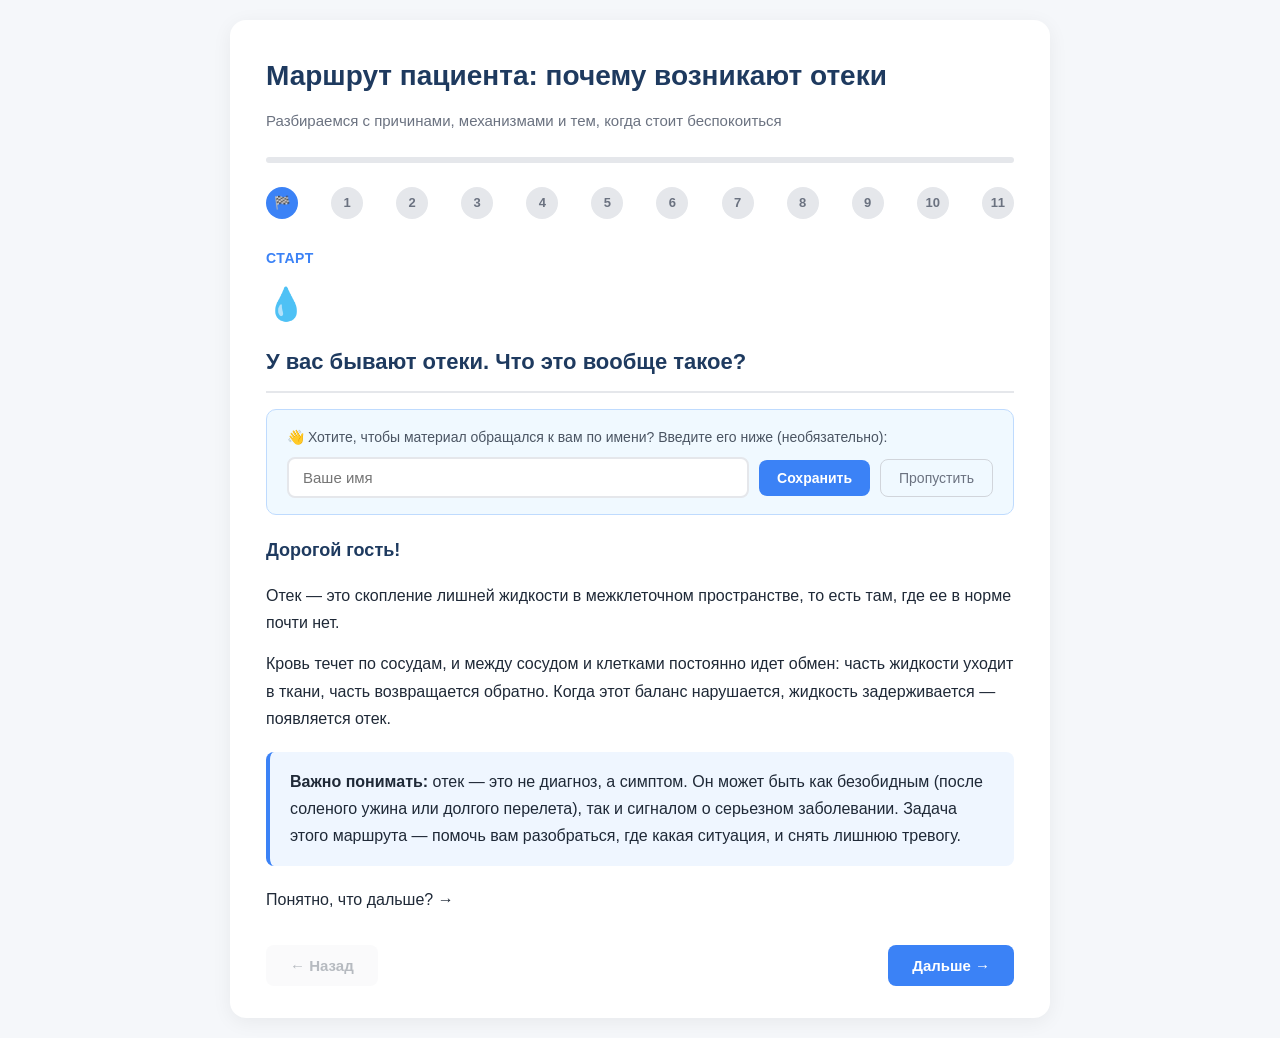
<file: oteki.html>
<!DOCTYPE html>
<html lang="ru">
<head>
<meta charset="UTF-8">
<meta name="viewport" content="width=device-width, initial-scale=1.0">
<title>Маршрут пациента: почему возникают отеки</title>
<style>
  * { box-sizing: border-box; margin: 0; padding: 0; }
  body {
    font-family: -apple-system, BlinkMacSystemFont, "Segoe UI", Roboto, "Helvetica Neue", Arial, sans-serif;
    background: #f5f7fa;
    color: #1f2937;
    line-height: 1.7;
    padding: 20px;
  }
  .container {
    max-width: 820px;
    margin: 0 auto;
    background: #fff;
    border-radius: 16px;
    padding: 32px 36px;
    box-shadow: 0 4px 20px rgba(0,0,0,0.06);
  }
  h1 { font-size: 28px; color: #1e3a5f; margin-bottom: 8px; }
  h3 { color: #1e3a5f; margin: 18px 0 8px; }
  .subtitle { color: #6b7280; font-size: 15px; margin-bottom: 24px; }
  .progress-bar { width: 100%; height: 6px; background: #e5e7eb; border-radius: 3px; margin-bottom: 24px; overflow: hidden; }
  .progress-fill { height: 100%; background: linear-gradient(90deg, #3b82f6, #06b6d4); transition: width 0.4s ease; }
  .steps-nav { display: flex; justify-content: space-between; margin-bottom: 28px; flex-wrap: wrap; gap: 6px; }
  .step-dot {
    width: 32px; height: 32px; border-radius: 50%; background: #e5e7eb; color: #6b7280;
    display: flex; align-items: center; justify-content: center; font-size: 13px; font-weight: 600;
    cursor: pointer; transition: all 0.2s;
  }
  .step-dot.active { background: #3b82f6; color: #fff; }
  .step-dot.done { background: #10b981; color: #fff; }
  .step { display: none; }
  .step.active { display: block; animation: fadeIn 0.4s; }
  @keyframes fadeIn { from { opacity: 0; transform: translateY(8px); } to { opacity: 1; transform: translateY(0); } }
  .step-title { font-size: 22px; color: #1e3a5f; margin-bottom: 16px; padding-bottom: 10px; border-bottom: 2px solid #e5e7eb; }
  .step-number { color: #3b82f6; font-size: 14px; font-weight: 600; text-transform: uppercase; letter-spacing: 0.5px; margin-bottom: 6px; }
  p { margin-bottom: 14px; }
  ul, ol { margin: 12px 0 16px 24px; }
  li { margin-bottom: 8px; }
  .highlight-box { background: #eff6ff; border-left: 4px solid #3b82f6; padding: 16px 20px; border-radius: 8px; margin: 20px 0; }
  .warning-box { background: #fef2f2; border-left: 4px solid #ef4444; padding: 16px 20px; border-radius: 8px; margin: 20px 0; }
  .success-box { background: #ecfdf5; border-left: 4px solid #10b981; padding: 16px 20px; border-radius: 8px; margin: 20px 0; }
  .mechanism { background: #f9fafb; border-radius: 10px; padding: 16px 20px; margin-bottom: 14px; border: 1px solid #e5e7eb; }
  .mechanism-title { font-weight: 700; color: #1e3a5f; margin-bottom: 6px; font-size: 16px; }
  .mechanism-num { display: inline-block; background: #3b82f6; color: #fff; width: 26px; height: 26px; border-radius: 50%; text-align: center; line-height: 26px; font-size: 14px; margin-right: 8px; }
  .med-note { font-size: 12px; color: #6b7280; font-style: italic; margin-top: 6px; padding-left: 12px; border-left: 2px solid #f59e0b; line-height: 1.4; }
  .myth { background: #fff; border: 1px solid #e5e7eb; border-radius: 10px; margin-bottom: 12px; overflow: hidden; }
  .myth-header { padding: 14px 18px; cursor: pointer; font-weight: 600; color: #1e3a5f; display: flex; justify-content: space-between; align-items: center; background: #f9fafb; }
  .myth-header:hover { background: #f3f4f6; }
  .myth-header .arrow { transition: transform 0.2s; color: #3b82f6; }
  .myth-header.open .arrow { transform: rotate(180deg); }
  .myth-body { padding: 16px 18px; display: none; border-top: 1px solid #e5e7eb; }
  .myth-body.open { display: block; }
  .verdict { display: inline-block; padding: 4px 10px; border-radius: 12px; font-size: 12px; font-weight: 600; margin-top: 8px; }
  .verdict-ok { background: #d1fae5; color: #065f46; }
  .verdict-warn { background: #fef3c7; color: #92400e; }
  .verdict-bad { background: #fee2e2; color: #991b1b; }
  .nav-buttons { display: flex; justify-content: space-between; margin-top: 32px; gap: 12px; }
  .btn { padding: 12px 24px; border-radius: 8px; border: none; font-size: 15px; font-weight: 600; cursor: pointer; transition: all 0.2s; }
  .btn-back { background: #f3f4f6; color: #4b5563; }
  .btn-back:hover { background: #e5e7eb; }
  .btn-next { background: #3b82f6; color: #fff; }
  .btn-next:hover { background: #2563eb; }
  .btn:disabled { opacity: 0.4; cursor: not-allowed; }
  table { width: 100%; border-collapse: collapse; margin: 16px 0; font-size: 14px; }
  th, td { padding: 10px 12px; border: 1px solid #e5e7eb; text-align: left; vertical-align: top; }
  th { background: #f3f4f6; font-weight: 600; color: #1e3a5f; }
  .emoji-big { font-size: 32px; margin-bottom: 12px; display: block; }
  .sources { background: #f9fafb; padding: 14px 18px; border-radius: 10px; margin-top: 22px; font-size: 13px; color: #6b7280; }
  .sources h4 { color: #1e3a5f; margin-bottom: 8px; font-size: 14px; }
  .sources ul { margin: 6px 0 0 20px; }
  .sources li { margin-bottom: 4px; }
  .disclaimer { background: #fffbeb; border: 1px solid #fde68a; padding: 14px 18px; border-radius: 8px; font-size: 13px; color: #92400e; margin-top: 24px; }
  .check-list li { list-style: none; position: relative; padding-left: 28px; }
  .check-list li::before { content: "✓"; position: absolute; left: 0; color: #10b981; font-weight: 700; font-size: 18px; }
  .red-flag-list li { list-style: none; position: relative; padding-left: 28px; }
  .red-flag-list li::before { content: "🚨"; position: absolute; left: 0; }
  
  .quiz-container { background: #f0f9ff; border: 2px solid #3b82f6; border-radius: 12px; padding: 24px; margin: 20px 0; }
  .quiz-question { font-size: 18px; font-weight: 600; color: #1e3a5f; margin-bottom: 16px; }
  .quiz-options { display: flex; flex-direction: column; gap: 10px; margin-bottom: 20px; }
  .quiz-option {
    padding: 12px 16px;
    background: #fff;
    border: 2px solid #e5e7eb;
    border-radius: 8px;
    cursor: pointer;
    transition: all 0.2s;
    font-size: 15px;
  }
  .quiz-option:hover { border-color: #3b82f6; background: #eff6ff; }
  .quiz-option.selected { border-color: #3b82f6; background: #dbeafe; font-weight: 600; }
  .quiz-result { background: #ecfdf5; border-left: 4px solid #10b981; padding: 16px 20px; border-radius: 8px; margin-top: 20px; display: none; }
  .quiz-result.show { display: block; animation: fadeIn 0.4s; }
  .quiz-result h4 { color: #065f46; margin-bottom: 10px; font-size: 18px; }
  .quiz-result p { margin-bottom: 8px; }
  .doctor-recommendation { background: #fef3c7; border-left: 4px solid #f59e0b; padding: 16px 20px; border-radius: 8px; margin-top: 16px; }
  .doctor-recommendation strong { color: #92400e; }
  
  .name-input-container { 
    background: #f0f9ff; 
    border: 1px solid #bfdbfe; 
    border-radius: 10px; 
    padding: 16px 20px; 
    margin-bottom: 20px; 
  }
  .name-input-label { font-size: 14px; color: #4b5563; margin-bottom: 8px; }
  .name-input-row { display: flex; gap: 10px; align-items: center; flex-wrap: wrap; }
  .name-input {
    flex: 1;
    min-width: 200px;
    padding: 10px 14px;
    border: 2px solid #e5e7eb;
    border-radius: 8px;
    font-size: 15px;
    transition: border-color 0.2s;
  }
  .name-input:focus { outline: none; border-color: #3b82f6; }
  .name-submit {
    padding: 10px 18px;
    background: #3b82f6;
    color: #fff;
    border: none;
    border-radius: 8px;
    font-size: 14px;
    font-weight: 600;
    cursor: pointer;
    transition: background 0.2s;
  }
  .name-submit:hover { background: #2563eb; }
  .name-skip {
    padding: 10px 18px;
    background: transparent;
    color: #6b7280;
    border: 1px solid #d1d5db;
    border-radius: 8px;
    font-size: 14px;
    cursor: pointer;
    transition: all 0.2s;
  }
  .name-skip:hover { background: #f3f4f6; color: #374151; }
  .greeting { font-size: 18px; color: #1e3a5f; font-weight: 600; margin-bottom: 16px; }
  .name-saved { font-size: 13px; color: #10b981; margin-top: 8px; display: none; }
  .name-saved.show { display: block; }
  
  @media (max-width: 600px) {
    .container { padding: 20px; }
    h1 { font-size: 22px; }
    .step-title { font-size: 18px; }
    table { font-size: 12px; }
    .name-input-row { flex-direction: column; align-items: stretch; }
    .name-input, .name-submit, .name-skip { width: 100%; }
  }
</style>
</head>
<body>
<div class="container">

  <h1>Маршрут пациента: почему возникают отеки</h1>
  <p class="subtitle">Разбираемся с причинами, механизмами и тем, когда стоит беспокоиться</p>

  <div class="progress-bar"><div class="progress-fill" id="progressFill" style="width: 0%"></div></div>
  <div class="steps-nav" id="stepsNav"></div>

  <!-- 0 START -->
  <div class="step active" data-step="0">
    <div class="step-number">Старт</div>
    <span class="emoji-big">💧</span>
    <h2 class="step-title">У вас бывают отеки. Что это вообще такое?</h2>
    
    <div class="name-input-container" id="nameInputContainer">
      <div class="name-input-label">👋 Хотите, чтобы материал обращался к вам по имени? Введите его ниже (необязательно):</div>
      <div class="name-input-row">
        <input type="text" class="name-input" id="patientName" placeholder="Ваше имя" maxlength="30">
        <button class="name-submit" id="nameSubmit">Сохранить</button>
        <button class="name-skip" id="nameSkip">Пропустить</button>
      </div>
      <div class="name-saved" id="nameSaved">✓ Имя сохранено</div>
    </div>

    <p class="greeting" id="greetingText">Дорогой гость!</p>
    <p>Отек — это скопление лишней жидкости в межклеточном пространстве, то есть там, где ее в норме почти нет.</p>
    <p>Кровь течет по сосудам, и между сосудом и клетками постоянно идет обмен: часть жидкости уходит в ткани, часть возвращается обратно. Когда этот баланс нарушается, жидкость задерживается — появляется отек.</p>
    <div class="highlight-box">
      <strong>Важно понимать:</strong> отек — это не диагноз, а симптом. Он может быть как безобидным (после соленого ужина или долгого перелета), так и сигналом о серьезном заболевании. Задача этого маршрута — помочь вам разобраться, где какая ситуация, и снять лишнюю тревогу.
    </div>
    <p>Понятно, что дальше? →</p>
  </div>

  <!-- 1 MECHANISMS -->
  <div class="step" data-step="1">
    <div class="step-number">Шаг 1</div>
    <span class="emoji-big">⚙️</span>
    <h2 class="step-title">Как образуется отек: 5 основных механизмов</h2>
    <p>Чтобы понять причины, важно знать, как жидкость вообще «убегает» из сосудов. Врачи выделяют пять базовых механизмов. В реальной жизни они часто работают вместе.</p>

    <div class="mechanism">
      <div class="mechanism-title"><span class="mechanism-num">1</span>Повышение давления внутри сосуда</div>
      <p>Представьте шланг с водой: если пережать его конец, давление растет и вода начинает просачиваться через стенки. То же происходит при венозной недостаточности, сердечной недостаточности, беременности.</p>
    </div>
    <div class="mechanism">
      <div class="mechanism-title"><span class="mechanism-num">2</span>Снижение «удерживающей силы» крови</div>
      <p>Главный «удерживатель» жидкости в сосуде — белок альбумин. Когда его мало (при болезнях печени, почек, недоедании), жидкость уходит в ткани.</p>
    </div>
    <div class="mechanism">
      <div class="mechanism-title"><span class="mechanism-num">3</span>Повышенная проницаемость стенки сосуда</div>
      <p>При воспалении клетки эндотелия «раздвигаются», чтобы пропустить иммунные клетки к очагу. Заодно уходит и жидкость — так возникает отек вокруг воспаленного сустава, при аллергии, инфекциях.</p>
    </div>
    <div class="mechanism">
      <div class="mechanism-title"><span class="mechanism-num">4</span>Нарушение лимфатического оттока (лимфостаз)</div>
      <p>Лимфатическая система — это не просто «дренаж», а полноценная транспортная и иммунная сеть. Она выполняет несколько важнейших функций: возвращает белки и лишнюю жидкость из тканей обратно в кровоток, участвует в усвоении жиров и защищает организм от инфекций. От её бесперебойной работы напрямую зависит, будет ли жидкость задерживаться в организме или нет. Если лимфатические сосуды повреждены, заблокированы или перегружены (например, после операций на лимфоузлах, из-за воспаления или врождённых особенностей), система не справляется с откачкой. В результате жидкость накапливается в тканях, формируя стойкий отёк (лимфедему).</p>
    </div>
    <div class="mechanism">
      <div class="mechanism-title"><span class="mechanism-num">5</span>Микседема при гипотиреозе</div>
      <p>Особый вид отека: в тканях накапливаются не просто вода, а специфические вещества (гликозаминогликаны), которые притягивают и удерживают жидкость. Такой отек плотный, при нажатии ямка не остается.</p>
    </div>

    <div class="sources">
      <h4>Источники к разделу</h4>
      <ul>
        <li>Hall J.E., Guyton A.C. Guyton and Hall Textbook of Medical Physiology. — базовые механизмы обмена жидкости (силы Старлинга).</li>
        <li>Engberink R.H.G.O. et al. Clinical impact of tissue sodium storage. PMC, 2019. — о роли гликозаминогликанов кожи.</li>
      </ul>
    </div>
    <p>Дальше разберем, какие отеки бывают у здоровых людей, а какие — признак болезни.</p>
  </div>

  <!-- 2 PHYSIOLOGICAL -->
  <div class="step" data-step="2">
    <div class="step-number">Шаг 2</div>
    <span class="emoji-big">🌿</span>
    <h2 class="step-title">Физиологические отеки — когда не страшно</h2>
    <p>Это отеки у здоровых людей, которые проходят сами или при небольшом изменении образа жизни. Их причина — не болезнь, а реакция организма на обычные жизненные ситуации.</p>

    <div class="mechanism">
      <div class="mechanism-title">🌙 Утренние отеки у здоровых девушек</div>
      <p>С этим сталкивается очень много женщин — особенно в молодом и среднем возрасте. Просыпаетесь, смотрите в зеркало: лицо «помятое», веки припухшие, под глазами мешки. Через час-два — как огурчик.</p>
      <p><strong>Почему так происходит:</strong></p>
      <ul>
        <li><strong>Недосып и переутомление.</strong> При недостатке сна повышается кортизол — гормон стресса. Он задерживает натрий, а натрий тянет за собой воду. Плюс нарушается вегетативная регуляция сосудов — лимфодренаж работает хуже.</li>
        <li><strong>Положение во сне.</strong> Если вы спите на животе или на низкой подушке, жидкость перераспределяется к лицу. Днем, когда вы находитесь вертикально, она «стекает» вниз под действием гравитации.</li>
        <li><strong>Ночной застой.</strong> Во сне мы не двигаемся — мышечный насос голени не работает, лимфоток замедлен. За 7–8 часов накапливается небольшой избыток жидкости в тканях.</li>
        <li><strong>Вечерние «триггеры».</strong> Соленый ужин, бокал вина, сладкое на ночь, большое количество воды перед сном — все это усиливает утреннюю припухлость.</li>
      </ul>
      <p><strong>Как отличить от патологического:</strong> симметричный, мягкий, проходит за 1–2 часа после пробуждения, не сопровождается одышкой, болью, изменением цвета кожи.</p>
      <div class="success-box">
        <strong>Что помогает:</strong> спать 7–8 часов, приподнимать изголовье кровати на 5–10 см, не пить много жидкости за 2 часа до сна, ограничить соль и алкоголь вечером, утренняя легкая зарядка или контрастное умывание.
      </div>
    </div>

    <div class="mechanism">
      <div class="mechanism-title">🪑 Длительное сидение или стояние</div>
      <p>За 8 часов сидя в ногах может задержаться до 10% дополнительной жидкости. Мышцы голени работают как насос для вен — если они не двигаются, венозный возврат падает, давление в капиллярах растет.</p>
      <p><strong>Решение:</strong> двигаться каждые 40–60 минут, подъемы на носки, короткая прогулка.</p>
    </div>

    <div class="mechanism">
      <div class="mechanism-title">📅 Вторая половина менструального цикла</div>
      <p>В лютеиновую фазу (после овуляции, перед менструацией) под действием прогестерона и эстрогенов организм задерживает до 0,5–1 кг жидкости. Прогестерон конкурирует с альдостероном на уровне почки, запуская компенсаторную активацию РААС; эстроген смещает осморегуляторные установки. При этом у заметной части женщин ежедневное взвешивание вообще не фиксирует разницу.</p>
      <p>Это норма, проходит с началом менструации.</p>
    </div>

    <div class="mechanism">
      <div class="mechanism-title">🍷 Алкоголь</div>
      <p>Сначала алкоголь подавляет вазопрессин и вызывает диурез — организм теряет воду. Через несколько часов система «перекомпенсирует»: вазопрессин восстанавливается с избытком, начинается задержка натрия и воды. Отсюда отечное лицо утром.</p>
    </div>

    <div class="mechanism">
      <div class="mechanism-title">🧂 Соленая еда</div>
      <p>Острая солевая нагрузка может задержать до 1,5–2 кг жидкости за несколько дней. Часть натрия уходит в «депо» в коже (в гликозаминогликаны), часть воды распределяется в тканях — особенно заметно на лице, где ткани тонкие. Зависит от индивидуальной солечувствительности. Почки обычно компенсируют это за день-два.</p>
    </div>

    <div class="mechanism">
      <div class="mechanism-title">☀️ Жара</div>
      <p>В тепле сосуды кожи расширяются, чтобы отдать тепло, — гидростатическое давление в капиллярах растет, жидкость уходит в ткани. Особенно заметно к вечеру, в области стоп и голеней.</p>
    </div>

    <div class="mechanism">
      <div class="mechanism-title">✈️ Перелеты и долгая дорога</div>
      <p>Сочетание гиподинамии, сухого воздуха в салоне, изменения атмосферного давления и часто — соленой еды в аэропорту. Отеки ног после перелета — обычная история.</p>
    </div>

    <p>Эти отеки симметричные, не сопровождаются болью, одышкой и проходят после отдыха, ограничения соли или смены фазы цикла.</p>

    <div class="sources">
      <h4>Источники к разделу</h4>
      <ul>
        <li>Wenstedt E.F.E. et al. Distinct osmoregulatory responses to sodium loading. PMC, 2021. — натрий как «депо» в коже.</li>
        <li>Hanson P. et al. Sodium in the dermis colocates to glycosaminoglycan scaffold. PMC, 2021.</li>
      </ul>
    </div>
  </div>

  <!-- 3 DRUGS -->
  <div class="step" data-step="3">
    <div class="step-number">Шаг 3</div>
    <span class="emoji-big">💊</span>
    <h2 class="step-title">Лекарства, которые дают отеки</h2>
    <p>Очень частая ситуация, о которой пациенты не догадываются: отек — это не болезнь, а побочный эффект препарата. Если вы недавно начали новую таблетку, а к вечеру «налились» лодыжки — велика вероятность, что причина вот она.</p>

    <div class="mechanism">
      <div class="mechanism-title">🔴 Дигидропиридиновые блокаторы кальциевых каналов (амлодипин, нифедипин, лерканидипин)</div>
      <p>Это препараты от давления. Они расширяют мелкие артериолы перед капиллярами, из-за чего давление внутри капилляров растет и жидкость уходит в ткани — тот самый механизм №1. По инструкции периферические отеки лодыжек и стоп возникают «часто» — не более чем у 1 человека из 10, и их частота растет с дозой. В прямых сравнениях амлодипин дает отеки примерно в два раза чаще лерканидипина.</p>
      <p><strong>Важно:</strong> это не признак больных почек или сердца. Обычные мочегонные тут почти не помогают — проблему решает врач, изменив схему (например, добавив иАПФ/БРА или заменив препарат).</p>
    </div>

    <div class="mechanism">
      <div class="mechanism-title">🔴 НПВС (ибупрофен, диклофенак, нимесулид и др.)</div>
      <p>Обезболивающие из группы НПВС снижают почечный кровоток, задерживают натрий и воду, повышают давление и ослабляют действие мочегонных и гипотензивных. Риск растет при частом приеме — например, когда ибупрофен пьют больше 8–10 дней в месяц.</p>
    </div>

    <div class="mechanism">
      <div class="mechanism-title">🔴 Гормоны и другие</div>
      <ul>
        <li><strong>Глюкокортикоиды</strong> (преднизолон и др.) — задержка натрия и воды.</li>
        <li><strong>Габапентин / прегабалин</strong> — периферические отеки довольно частый эффект.</li>
        <li><strong>Некоторые сахароснижающие</strong> (тиазолидиндионы) и <strong>эстрогены / КОК</strong> у части женщин.</li>
        <li><strong>Инсулин</strong> — редко, обычно транзиторно в начале лечения.</li>
      </ul>
    </div>

    <div class="warning-box">
      <strong>Главное правило:</strong> не отменяйте и не меняйте препарат сами. Запишите, что и когда начали принимать, и обсудите с врачом — чаще всего достаточно скорректировать схему.
    </div>

    <div class="sources">
      <h4>Источники к разделу</h4>
      <ul>
        <li>Листок-вкладыш «Амлодипин» — периферические отеки, дозозависимость.</li>
        <li>Сравнительные данные по дигидропиридинам (амлодипин vs лерканидипин), 2026.</li>
        <li>Листок-вкладыш «Ибупрофен» — задержка жидкости, повышение АД, отеки.</li>
        <li>Консенсус экспертов по рациональному использованию НПВС, 2024.</li>
      </ul>
    </div>
  </div>

  <!-- 4 PATHOLOGICAL -->
  <div class="step" data-step="4">
    <div class="step-number">Шаг 4</div>
    <span class="emoji-big">🏥</span>
    <h2 class="step-title">Патологические отеки — при каких заболеваниях бывают</h2>
    <p>В отличие от физиологических, эти отеки не проходят сами, нарастают и сопровождаются другими симптомами. Локализация и время появления часто подсказывают причину.</p>

    <h3>Отеки ног (чаще симметричные, к вечеру)</h3>
    <ul>
      <li>Хроническая венозная недостаточность, варикоз</li>
      <li>Хроническая сердечная недостаточность</li>
      <li>Заболевания почек с потерей белка (нефротический синдром)</li>
      <li>Цирроз печени</li>
    </ul>

    <h3>Отеки лица, особенно по утрам</h3>
    <ul>
      <li>Заболевания почек</li>
      <li>Гипотиреоз (микседематозный отек — плотный, без ямки при нажатии)</li>
      <li>Аллергические реакции</li>
    </ul>

    <h3>Односторонний отек ноги или руки</h3>
    <ul>
      <li>Тромбоз глубоких вен</li>
      <li>Лимфедема (первичная — врожденный дефект лимфатических сосудов/узлов; вторичная — после операций, лучевой терапии, инфекций, травмы)</li>
      <li>Целлюлит (инфекция мягких тканей)
        <div class="med-note">⚠️ Важное уточнение: в медицине термин «целлюлит» означает острое воспаление подкожной жировой клетчатки (инфекцию мягких тканей), а не косметическую «апельсиновую корку» на бёдрах, которую в быту называют целлюлитом (по-научному — гиноидная липодистрофия).</div>
      </li>
    </ul>

    <h3>Генерализованные отеки (анасарка)</h3>
    <ul>
      <li>Тяжелая сердечная, почечная или печеночная недостаточность</li>
      <li>Выраженная гипоальбуминемия</li>
    </ul>

    <h3>Системные воспалительные заболевания</h3>
    <p>Иногда отёк (например, плотный отёк кистей рук по утрам, периорбитальный отёк или симметричные отёки ног) становится самым первым, а иногда и единственным начальным проявлением системных аутоиммунных и воспалительных заболеваний (системная красная волчанка, ревматоидный артрит, системная склеродермия, дерматомиозит). Механизм тот же: системное воспаление повышает проницаемость сосудистой стенки, и жидкость выходит в ткани.</p>
    <div class="highlight-box">
      <strong>На что обратить внимание:</strong> если отёки сопровождаются утренней скованностью в суставах, необъяснимой лихорадкой, сыпью, выпадением волос или выраженной слабостью — это повод для углублённого обследования у ревматолога.
    </div>

    <h3>Короткая шпаргалка: где и когда</h3>
    <table>
      <tr><th>Как выглядит</th><th>Чаще похоже на</th><th>Что проверить</th></tr>
      <tr><td>Лицо и веки утром, бледность, пенистая моча</td><td>Почки</td><td>ОАМ (белок), альбумин, креатинин</td></tr>
      <tr><td>Стопы и голени к вечеру, симметрично, одышка, тяжесть лежа</td><td>Сердце</td><td>NT-proBNP, ЭхоКГ, ЭКГ</td></tr>
      <tr><td>Стопы и голени к вечеру, тяжесть, «звездочки», варикоз</td><td>Вены</td><td>УЗИ вен ног</td></tr>
      <tr><td>Плотный, без ямки, тыл стопы/пальцы, после операций или лучевой</td><td>Лимфедема</td><td>Осмотр + УЗИ/лимфосцинтиграфия</td></tr>
      <tr><td>Плотный, без ямки, сухая кожа, зябкость, набор веса</td><td>Гипотиреоз</td><td>ТТГ</td></tr>
      <tr><td>Отёк кистей/лица + скованность суставов, сыпь, лихорадка</td><td>Системное воспаление</td><td>Ревмопробы (АНФ, РФ, С-реактивный белок)</td></tr>
    </table>

    <div class="warning-box">
      <strong>Важно:</strong> если отек появился внезапно, нарастает, асимметричен (только на одной стороне), сопровождается болью, покраснением или одышкой — это повод не ждать, а обратиться к врачу.
    </div>

    <div class="sources">
      <h4>Источники к разделу</h4>
      <ul>
        <li>Клинические рекомендации «Лимфедема конечностей», 2025.</li>
        <li>Обзоры дифференциальной диагностики отечного синдрома (почечные vs сердечные vs венозные отеки).</li>
        <li>ACR/EULAR критерии классификации системных воспалительных заболеваний.</li>
      </ul>
    </div>
  </div>

  <!-- 5 SELF-CHECK -->
  <div class="step" data-step="5">
    <div class="step-number">Шаг 5</div>
    <span class="emoji-big">🔎</span>
    <h2 class="step-title">Что можно проверить дома</h2>
    <p>Несколько простых приемов, которые помогают понять, в какую сторону копать, — и не перепутать отек с чем-то другим.</p>

    <div class="mechanism">
      <div class="mechanism-title">👆 Тест с ямкой</div>
      <p>Надавите большим пальцем на переднюю поверхность голени (над косткой) примерно на 5 секунд и отпустите.</p>
      <ul>
        <li><strong>Осталась ямка</strong> (восстанавливается медленно) — «питтинговый» отек. Характерен для венозных, сердечных, почечных отеков, а также лимфедемы на ранних стадиях.</li>
        <li><strong>Ямки нет, кожа плотная</strong> — «непиттинговый» отек. Это может быть лимфедема на поздних стадиях или микседема при гипотиреозе. Это <strong>не «безопасно»</strong>, а как раз повод показаться врачу.</li>
      </ul>
    </div>

    <div class="mechanism">
      <div class="mechanism-title">🦶 Симптом Стеммера</div>
      <p>Попробуйте собрать кожу у основания второго пальца стопы в складку. Если кожа не оттягивается и складку собрать не удается — это характерный признак лимфедемы.</p>
    </div>

    <div class="mechanism">
      <div class="mechanism-title">⚖️ Липедема, лимфедема, ожирение — не путайте</div>
      <p>Очень частая история у женщин: «у меня отекают ноги» на самом деле оказывается не отеком.</p>
      <ul>
        <li><strong>Липедема</strong> — болезненное симметричное утолщение ног из-за жировой ткани; стопы обычно <strong>не</strong> вовлечены, ямки при надавливании нет, не уходит при похудении.</li>
        <li><strong>Лимфедема</strong> — именно отек из-за плохого лимфооттока; часто вовлекает пальцы и тыл стопы, симптом Стеммера положителен.</li>
        <li><strong>Ожирение</strong> — жир распределяется равномерно по всему телу, включая стопы.</li>
      </ul>
      <p>Разобраться между ними должен врач — от этого зависит тактика.</p>
    </div>

    <div class="mechanism">
      <div class="mechanism-title">↔️ Симметричность</div>
      <p>Обе ноги к вечеру → чаще вены, сердце, лекарства, гиподинамия. Только одна нога или рука → тромбоз, воспаление, лимфа — это нужно проверить быстрее.</p>
    </div>

    <div class="sources">
      <h4>Источники к разделу</h4>
      <ul>
        <li>Goss J.A. et al. Sensitivity and Specificity of the Stemmer Sign for Lymphedema. PMC, 2019.</li>
        <li>Physio-pedia. Stemmer's Sign.</li>
        <li>Клинические рекомендации «Лимфедема конечностей», 2025 (стадии и ямка).</li>
      </ul>
    </div>
  </div>

  <!-- 6 RED FLAGS -->
  <div class="step" data-step="6">
    <div class="step-number">Шаг 6</div>
    <span class="emoji-big">🚨</span>
    <h2 class="step-title">Красные флаги — когда нужно срочно к врачу</h2>
    <p>Немедленно обратитесь за медицинской помощью, если отек сопровождается хотя бы одним из признаков:</p>

    <ul class="red-flag-list">
      <li><strong>Односторонний отек ноги</strong> с болью, покраснением, чувством распирания — подозрение на тромбоз глубоких вен</li>
      <li><strong>Отек + покраснение + боль + повышение температуры</strong> кожи — возможна инфекция (целлюлит, рожистое воспаление)
        <div class="med-note">⚠️ Напоминание: медицинский «целлюлит» — это опасная инфекция мягких тканей, требующая срочного лечения антибиотиками, а не косметический дефект.</div>
      </li>
      <li><strong>Внезапный отек лица, губ, языка, затруднение дыхания</strong> — аллергическая реакция, возможен отек Квинке</li>
      <li><strong>Отек ног + одышка, особенно в положении лежа, слабость</strong> — может указывать на декомпенсацию сердечной недостаточности</li>
      <li><strong>Быстро нарастающий отек</strong> без очевидной причины</li>
      <li><strong>Отек после недавней операции, травмы, длительной иммобилизации или перелета</strong></li>
      <li><strong>Беременность:</strong> внезапные сильные отеки лица и рук + повышенное давление + белок в моче — это <strong>преэклампсия</strong>, нужна срочная помощь. Односторонний отек ноги у беременной — исключить тромбоз (риск при беременности повышен).</li>
    </ul>

    <div class="warning-box">
      При любом из этих признаков не ждите «само пройдет» и не принимайте мочегонные самостоятельно — это может смазать картину и затруднить диагностику.
    </div>

    <div class="sources">
      <h4>Источники к разделу</h4>
      <ul>
        <li>ВОЗ. Информационный бюллетень «Преэклампсия», 2026.</li>
        <li>MSD Manual. Отеки нижних конечностей на поздних сроках беременности.</li>
      </ul>
    </div>
  </div>

  <!-- 7 QUIZ -->
  <div class="step" data-step="7">
    <div class="step-number">Шаг 7 · Интерактивный тест</div>
    <span class="emoji-big">🎯</span>
    <h2 class="step-title">Мой случай? Разберёмся вместе</h2>
    <p id="quizIntro">Дорогой гость, ответьте на несколько вопросов — и мы подскажем, к какому врачу стоит обратиться.</p>

    <div class="quiz-container">
      <div id="quizContent">
        <div class="quiz-question" id="quizQuestion"></div>
        <div class="quiz-options" id="quizOptions"></div>
        <button class="btn btn-next" id="quizNextBtn" disabled>Следующий вопрос</button>
      </div>
      
      <div class="quiz-result" id="quizResult">
        <h4 id="resultTitle"></h4>
        <p id="resultText"></p>
        <div class="doctor-recommendation" id="doctorRecommendation"></div>
        <button class="btn btn-back" id="quizRestartBtn" style="margin-top: 16px;">🔄 Пройти тест заново</button>
      </div>
    </div>

    <div class="sources">
      <h4>Важно</h4>
      <p style="font-size: 13px; color: #6b7280;">Этот тест носит информационный характер и не заменяет консультацию врача. Окончательный диагноз может поставить только специалист после осмотра и обследования.</p>
    </div>
  </div>

  <!-- 8 MYTHS -->
  <div class="step" data-step="8">
    <div class="step-number">Шаг 8 · Разбор мифов</div>
    <span class="emoji-big">🧠</span>
    <h2 class="step-title">Что говорят про отеки в интернете — и что говорит наука</h2>
    <p>Нажмите на карточку, чтобы раскрыть разбор.</p>

    <div class="myth">
      <div class="myth-header">Миф 1: «Отеки — это всегда больные почки» <span class="arrow">▼</span></div>
      <div class="myth-body">
        <p><strong>Что говорит наука:</strong> почечные отеки существуют, но у них свой почерк: они начинаются с лица и век, заметны утром, часто сочетаются с бледностью и изменениями в моче (белок). Большинство же легких бытовых отеков — это вены, гиподинамия, лекарства, цикл, соль. Списать любой отек на почки нельзя: это и лишняя тревога, и риск пропустить настоящую причину.</p>
        <span class="verdict verdict-bad">❌ Миф (частично верен, но обобщение неверно)</span>
      </div>
    </div>

    <div class="myth">
      <div class="myth-header">Миф 2: «Чтобы не отекать, пейте меньше воды» <span class="arrow">▼</span></div>
      <div class="myth-body">
        <p><strong>Что говорит наука:</strong> при функциональных отеках объем выпитой воды почти не при чем — важна задержка натрия и состояние сосудов/лимфы. Ограничение воды не убирает отек, а у части людей только ухудшает самочувствие и концентрирует кровь. Разумно не пить много прямо перед сном (из-за положения во сне — утром лицо), но урезать воду в течение дня незачем.</p>
        <span class="verdict verdict-bad">❌ Миф</span>
      </div>
    </div>

    <div class="myth">
      <div class="myth-header">Миф 3: «Травяные мочегонные и «таблетки для вывода воды» безопасны» <span class="arrow">▼</span></div>
      <div class="myth-body">
        <p><strong>Что говорит наука:</strong> бесконтрольные мочегонные выводят не только воду, но и калий, натрий, магний, что грозит нарушением ритма сердца, судорогами, обезвоживанием и падением давления. Они маскируют настоящую причину отека и формируют «зависимость»: отменили — отек вернулся сильнее. Мочегонные — это лекарство с показаниями и контролем анализов, а не «безопасный чай для похудения».</p>
        <span class="verdict verdict-bad">❌ Миф, противоречащий данным</span>
      </div>
    </div>

    <div class="myth">
      <div class="myth-header">Миф 4: «Соль нужно убрать полностью» <span class="arrow">▼</span></div>
      <div class="myth-body">
        <p><strong>Что говорит наука:</strong> чувствительность к соли индивидуальна, а часть натрия при избытке уходит в «депо» в коже (связывается с гликозаминогликанами) и выводится почками за день-два. Полное обезсоливание вредно и почти непереносимо на практике. Разумный ориентир — не больше ~5 г соли в сутки и не пересаливать на ночь, а не «соль = зло».</p>
        <span class="verdict verdict-warn">⚠️ Частично верно, но вывод неверен</span>
      </div>
    </div>

    <div class="myth">
      <div class="myth-header">Миф 5: «Лимфодренажный массаж выводит лишнюю воду всем» <span class="arrow">▼</span></div>
      <div class="myth-body">
        <p><strong>Что говорит наука:</strong> с точки зрения доказательной медицины эффективность лимфодренажного массажа у здоровых людей не подтверждена. Он может временно уменьшить припухлость, но не лечит причину. При диагностированной лимфедеме ручной лимфодренаж — часть терапии, но его назначает и проводит специалист, а не «для красоты всем подряд».</p>
        <span class="verdict verdict-bad">❌ Миф (эффект переоценен)</span>
      </div>
    </div>

    <div class="myth">
      <div class="myth-header">Миф 6: «Если при нажатии не остается ямка — значит, отек безопасный» <span class="arrow">▼</span></div>
      <div class="myth-body">
        <p><strong>Что говорит наука:</strong> как раз наоборот. Отсутствие ямки (непиттинговый отек) характерно для лимфедемы на поздних стадиях и для микседемы при гипотиреозе. Это плотный, «тестоватый» отек, и он требует внимания врача, а не успокоения «раз ямки нет — всё нормально».</p>
        <span class="verdict verdict-bad">❌ Миф, опасное заблуждение</span>
      </div>
    </div>

    <div class="myth">
      <div class="myth-header">Миф 7: «Отёкшие/полные ноги у женщины — это просто лишний вес или «апельсиновая корка»» <span class="arrow">▼</span></div>
      <div class="myth-body">
        <p><strong>Что говорит наука:</strong> под этим могут скрываться разные состояния: истинный отек, липедема (отдельное заболевание жировой ткани, устойчивое к похудению, часто болезненное) и лимфедема. Их путают и годами «лечат диетой», хотя тактика разная. Если ноги плотные, симметричные, болят и не уходят при снижении веса — стоит показаться специалисту.</p>
        <span class="verdict verdict-warn">⚠️ Частично верно, но вывод неверен</span>
      </div>
    </div>

    <div class="sources">
      <h4>Источники к разделу мифов</h4>
      <ul>
        <li>Wenstedt E.F.E. et al. Distinct osmoregulatory responses to sodium loading. PMC, 2021.</li>
        <li>Engberink R.H.G.O. et al. Clinical impact of tissue sodium storage. PMC, 2019.</li>
        <li>Википедия (ру). Лимфодренаж — об отсутствии доказательств эффективности у здоровых.</li>
        <li>Клинические рекомендации «Лимфедема конечностей», 2025.</li>
        <li>Goss J.A. et al. Sensitivity and Specificity of the Stemmer Sign for Lymphedema. PMC, 2019.</li>
        <li>Обзоры по липедеме и лимфедеме (Medanta, Actual Phlebology, Royal Medical).</li>
      </ul>
    </div>
  </div>

  <!-- 9 EXAM -->
  <div class="step" data-step="9">
    <div class="step-number">Шаг 9</div>
    <span class="emoji-big">🔬</span>
    <h2 class="step-title">Минимальное обследование для исключения патологических причин</h2>
    <p>Если отеки повторяются, сохраняются больше 1–2 недель или вызывают беспокойство, имеет смысл пройти базовый набор исследований. Он помогает врачу быстро отсечь серьезные причины.</p>

    <ol>
      <li><strong>Общий анализ крови</strong> — признаки воспаления, анемии</li>
      <li><strong>Общий анализ мочи</strong> — потеря белка (ключевой маркер почечной патологии)</li>
      <li><strong>Биохимия крови:</strong>
        <ul>
          <li>альбумин и общий белок</li>
          <li>креатинин, мочевина (функция почек)</li>
          <li>АЛТ, АСТ, билирубин (функция печени)</li>
          <li>глюкоза</li>
        </ul>
      </li>
      <li><strong>ТТГ</strong> — скрининг гипотиреоза</li>
      <li><strong>ЭКГ</strong> — базовая оценка работы сердца</li>
      <li><strong>УЗИ вен нижних конечностей</strong> — при одностороннем отеке или подозрении на венозную недостаточность/тромбоз</li>
      <li><strong>ЭхоКГ и NT-proBNP</strong> — по показаниям, при подозрении на сердечную недостаточность (одышка, отеки к вечеру, нарастающие)</li>
      <li><strong>Ревмопробы (С-реактивный белок, АНФ, РФ)</strong> — при подозрении на системное воспалительное заболевание (отёки + скованность суставов, сыпь, лихорадка)</li>
    </ol>

    <div class="highlight-box">
      Дальнейший объем обследования определяет врач по результатам первого этапа и клинической картине. Не нужно сдавать «все сразу» — это создает лишнюю нагрузку и путаницу.
    </div>

    <div class="sources">
      <h4>Источники к разделу</h4>
      <ul>
        <li>ESC Guidelines for the diagnosis and treatment of acute and chronic heart failure, 2021 (NT-proBNP, ЭхоКГ).</li>
        <li>Клинические рекомендации по хронической венозной недостаточности (дуплекс вен).</li>
        <li>EULAR рекомендации по диагностике системных аутоиммунных заболеваний.</li>
      </ul>
    </div>
  </div>

  <!-- 10 LIFESTYLE -->
  <div class="step" data-step="10">
    <div class="step-number">Шаг 10</div>
    <span class="emoji-big">🧘</span>
    <h2 class="step-title">Что делать, если отеки есть, но «красных флагов» нет</h2>
    <p>Простые шаги, которые помогают в большинстве случаев с функциональными отеками:</p>

    <ul class="check-list">
      <li>Ограничить соль (не более 5 г в сутки), особенно во второй половине дня</li>
      <li>Двигаться: ходьба, подъем на носки, приседания — все, что включает мышечный насос голени</li>
      <li>При сидячей работе — вставать и разминаться каждый час</li>
      <li>Во время сна или отдыха — приподнимать ноги выше уровня сердца на 15–20 минут</li>
      <li>Носить компрессионный трикотаж при венозной недостаточности (подбирается по размеру и классу компрессии)</li>
      <li>Спать 7–8 часов, приподнять изголовье кровати на 5–10 см</li>
      <li>Не пить много жидкости за 2 часа до сна</li>
      <li>Проверить, нет ли среди ваших лекарств «подозреваемых» (амлодипин, НПВС и др.) — и обсудить это с врачом</li>
      <li>Вести дневник отеков: когда появляются, с чем связаны, как проходят, симметричные или нет — это очень помогает врачу на приеме</li>
    </ul>

    <div class="success-box">
      <strong>Главное:</strong> отеки — это симптом, а не диагноз. В большинстве случаев при грамотном подходе причину удается найти и скорректировать. Не занимайтесь самолечением мочегонными без назначения врача: они могут маскировать проблему и создавать новые.
    </div>
  </div>

  <!-- 11 FINAL -->
  <div class="step" data-step="11">
    <div class="step-number">Финал · Памятка</div>
    <span class="emoji-big">📋</span>
    <h2 class="step-title">Маршрут коротко</h2>

    <div class="highlight-box">
      <strong>Отек — это скопление жидкости в межклеточном пространстве.</strong> За ним стоят 5 механизмов: повышение давления в сосудах, снижение альбумина, проницаемость стенки, лимфостаз и микседема.
    </div>

    <ul class="check-list">
      <li><strong>Физиологические отеки</strong> бывают у здоровых: после соленого, алкоголя, долгого сидения, во второй половине цикла, утром после недосыпа. Они симметричные, мягкие, проходят сами.</li>
      <li><strong>Утренние отеки лица у девушек</strong> — чаще всего недосып, положение во сне и вечерние «триггеры». Проходят за 1–2 часа.</li>
      <li><strong>Лекарства</strong> (амлодипин, НПВС, гормоны и др.) — частая и недооцененная причина. Не отменяйте сами, обсудите со специалистом.</li>
      <li><strong>Проверка дома:</strong> ямка при надавливании, симптом Стеммера, симметричность. Отсутствие ямки ≠ безопасность.</li>
      <li><strong>Патологические отеки</strong> нарастают, не проходят, часто сопровождаются другими симптомами.</li>
      <li><strong>Системные воспаления:</strong> отёки + скованность суставов, сыпь или лихорадка могут быть первым признаком аутоиммунного заболевания.</li>
      <li><strong>Красные флаги:</strong> односторонний отек, боль, покраснение, температура, одышка, отек языка/губ, при беременности — АД + белок в моче + внезапные отеки. Срочно к врачу.</li>
      <li><strong>Минимальное обследование:</strong> ОАК, ОАМ, биохимия (альбумин, креатинин, АЛТ/АСТ), ТТГ, ЭКГ. По показаниям — УЗИ вен, ЭхоКГ, ревмопробы.</li>
      <li><strong>Не пейте мочегонные без назначения врача</strong> и не верьте, что «травяные безопасны».</li>
    </ul>

    <p style="margin-top:20px;" id="finalMessage">Вы прошли маршрут. Если что-то осталось непонятным — вернитесь к нужному шагу через точки вверху или обсудите с врачом.</p>

    <div class="disclaimer">
      <strong>Дисклеймер.</strong> Материал носит информационный характер и не заменяет консультацию врача. Не занимайтесь самолечением. Обсудите ваши симптомы с врачом. При ухудшении самочувствия — обратитесь за медицинской помощью.
    </div>
  </div>

  <div class="nav-buttons">
    <button class="btn btn-back" id="btnBack" disabled>← Назад</button>
    <button class="btn btn-next" id="btnNext">Дальше →</button>
  </div>

</div>

<script>
  const steps = document.querySelectorAll('.step');
  const totalSteps = steps.length;
  let currentStep = 0;
  let patientName = 'Дорогой гость';

  const btnBack = document.getElementById('btnBack');
  const btnNext = document.getElementById('btnNext');
  const progressFill = document.getElementById('progressFill');
  const stepsNav = document.getElementById('stepsNav');

  for (let i = 0; i < totalSteps; i++) {
    const dot = document.createElement('div');
    dot.className = 'step-dot';
    dot.textContent = i === 0 ? '🏁' : i;
    dot.addEventListener('click', () => goToStep(i));
    stepsNav.appendChild(dot);
  }

  const nameSubmit = document.getElementById('nameSubmit');
  const nameSkip = document.getElementById('nameSkip');
  const patientNameInput = document.getElementById('patientName');
  const nameSaved = document.getElementById('nameSaved');
  const greetingText = document.getElementById('greetingText');

  function applyName(name) {
    patientName = name || 'Дорогой гость';
    greetingText.textContent = patientName + '!';
    updatePersonalizedTexts();
    nameSaved.classList.add('show');
    setTimeout(() => { nameSaved.classList.remove('show'); }, 2000);
  }

  nameSubmit.addEventListener('click', () => {
    const name = patientNameInput.value.trim();
    if (name) {
      applyName(name);
    } else {
      applyName('Дорогой гость');
    }
  });

  nameSkip.addEventListener('click', () => {
    applyName('Дорогой гость');
    patientNameInput.value = '';
  });

  patientNameInput.addEventListener('keypress', (e) => {
    if (e.key === 'Enter') nameSubmit.click();
  });

  document.querySelectorAll('.myth-header').forEach(h => {
    h.addEventListener('click', () => {
      h.classList.toggle('open');
      const body = h.nextElementSibling;
      if (body && body.classList.contains('myth-body')) body.classList.toggle('open');
    });
  });

  const quizQuestions = [
    {
      question: "Где у вас появляются отеки?",
      options: [
        { text: "На обеих ногах (стопы, голени)", value: "legs" },
        { text: "На лице (особенно утром)", value: "face" },
        { text: "Только на одной ноге или руке", value: "one_side" },
        { text: "По всему телу", value: "general" }
      ]
    },
    {
      question: "Когда отеки сильнее всего?",
      options: [
        { text: "Утром после пробуждения", value: "morning" },
        { text: "К вечеру", value: "evening" },
        { text: "В течение дня не меняются", value: "constant" }
      ]
    },
    {
      question: "Есть ли другие симптомы?",
      options: [
        { text: "Одышка, особенно лежа", value: "breath" },
        { text: "Боль, покраснение, температура кожи", value: "pain" },
        { text: "Изменения в моче (пена, цвет)", value: "urine" },
        { text: "Ничего особенного", value: "none" }
      ]
    },
    {
      question: "Как долго длятся отеки?",
      options: [
        { text: "Проходят за 1-2 часа", value: "short" },
        { text: "Несколько дней", value: "days" },
        { text: "Постоянно, не проходят", value: "permanent" }
      ]
    }
  ];

  let currentQuestion = 0;
  let quizAnswers = {};

  function renderQuestion() {
    const q = quizQuestions[currentQuestion];
    document.getElementById('quizQuestion').textContent = q.question;
    const optionsDiv = document.getElementById('quizOptions');
    optionsDiv.innerHTML = '';
    q.options.forEach(opt => {
      const btn = document.createElement('div');
      btn.className = 'quiz-option';
      btn.textContent = opt.text;
      btn.addEventListener('click', () => {
        document.querySelectorAll('.quiz-option').forEach(o => o.classList.remove('selected'));
        btn.classList.add('selected');
        quizAnswers[currentQuestion] = opt.value;
        document.getElementById('quizNextBtn').disabled = false;
      });
      optionsDiv.appendChild(btn);
    });
    document.getElementById('quizNextBtn').disabled = true;
  }

  function showResult() {
    document.getElementById('quizContent').style.display = 'none';
    const resultDiv = document.getElementById('quizResult');
    resultDiv.classList.add('show');

    let resultTitle = '';
    let resultText = '';
    let doctor = '';

    const location = quizAnswers[0];
    const timing = quizAnswers[1];
    const symptoms = quizAnswers[2];
    const duration = quizAnswers[3];

    if (location === 'one_side' || symptoms === 'pain') {
      resultTitle = '⚠️ Требуется срочная консультация';
      resultText = 'Односторонний отек или отек с болью/покраснением может указывать на тромбоз или инфекцию. Это требует быстрого обследования.';
      doctor = '<strong>К какому врачу:</strong> Срочно обратитесь к хирургу или в приемный покой. При нарастающих симптомах — вызовите скорую помощь.';
    } else if (location === 'legs' && timing === 'evening' && symptoms === 'breath') {
      resultTitle = '🫀 Возможна сердечная недостаточность';
      resultText = 'Отеки ног к вечеру в сочетании с одышкой — классическая картина, требующая проверки сердца.';
      doctor = '<strong>К какому врачу:</strong> Кардиолог. Нужно сделать ЭКГ, ЭхоКГ, сдать NT-proBNP.';
    } else if (location === 'face' && timing === 'morning' && symptoms === 'urine') {
      resultTitle = '🫘 Возможна почечная патология';
      resultText = 'Утренние отеки лица с изменениями в моче — повод проверить почки.';
      doctor = '<strong>К какому врачу:</strong> Терапевт или нефролог. Нужно сдать ОАМ, биохимию (креатинин, альбумин).';
    } else if (location === 'legs' && timing === 'evening' && duration === 'permanent') {
      resultTitle = '🩸 Возможна венозная недостаточность';
      resultText = 'Стойкие вечерние отеки ног часто связаны с венами или лимфатической системой.';
      doctor = '<strong>К какому врачу:</strong> Флеболог или сосудистый хирург. Нужно УЗИ вен нижних конечностей.';
    } else if (duration === 'short' && symptoms === 'none') {
      resultTitle = '✅ Скорее всего, физиологические отеки';
      resultText = 'Кратковременные отеки без других симптомов чаще всего связаны с образом жизни: соль, алкоголь, гиподинамия, недосып.';
      doctor = '<strong>Что делать:</strong> Попробуйте скорректировать образ жизни (см. шаг 10). Если не поможет — обратитесь к терапевту для базового обследования.';
    } else {
      resultTitle = '👨‍⚕️ Нужна консультация терапевта';
      resultText = 'Ваша ситуация требует очного осмотра и базового обследования для уточнения причины.';
      doctor = '<strong>К какому врачу:</strong> Терапевт. Он проведет осмотр, назначит базовые анализы и при необходимости направит к узкому специалисту.';
    }

    document.getElementById('resultTitle').textContent = resultTitle;
    document.getElementById('resultText').textContent = resultText;
    document.getElementById('doctorRecommendation').innerHTML = doctor;
  }

  document.getElementById('quizNextBtn').addEventListener('click', () => {
    currentQuestion++;
    if (currentQuestion < quizQuestions.length) {
      renderQuestion();
    } else {
      showResult();
    }
  });

  document.getElementById('quizRestartBtn').addEventListener('click', () => {
    currentQuestion = 0;
    quizAnswers = {};
    document.getElementById('quizContent').style.display = 'block';
    document.getElementById('quizResult').classList.remove('show');
    renderQuestion();
  });

  function updatePersonalizedTexts() {
    document.getElementById('quizIntro').textContent = patientName + ', ответьте на несколько вопросов — и мы подскажем, к какому врачу стоит обратиться.';
    document.getElementById('finalMessage').textContent = patientName + ', вы прошли маршрут. Если что-то осталось непонятным — вернитесь к нужному шагу через точки вверху или обсудите с врачом.';
  }

  function updateView() {
    steps.forEach((s, i) => s.classList.toggle('active', i === currentStep));
    const dots = stepsNav.querySelectorAll('.step-dot');
    dots.forEach((d, i) => {
      d.classList.remove('active', 'done');
      if (i === currentStep) d.classList.add('active');
      else if (i < currentStep) d.classList.add('done');
    });
    progressFill.style.width = ((currentStep / (totalSteps - 1)) * 100) + '%';
    btnBack.disabled = currentStep === 0;
    btnNext.textContent = currentStep === totalSteps - 1 ? '🔄 Пройти заново' : 'Дальше →';
    updatePersonalizedTexts();
    window.scrollTo({ top: 0, behavior: 'smooth' });
  }

  function goToStep(n) {
    if (n < 0 || n >= totalSteps) return;
    currentStep = n;
    updateView();
    if (n === 7 && currentQuestion === 0 && Object.keys(quizAnswers).length === 0) {
      renderQuestion();
    }
  }

  btnBack.addEventListener('click', () => goToStep(currentStep - 1));
  btnNext.addEventListener('click', () => {
    if (currentStep === totalSteps - 1) goToStep(0);
    else goToStep(currentStep + 1);
  });

  updateView();
</script>
</body>
</html>
</file>
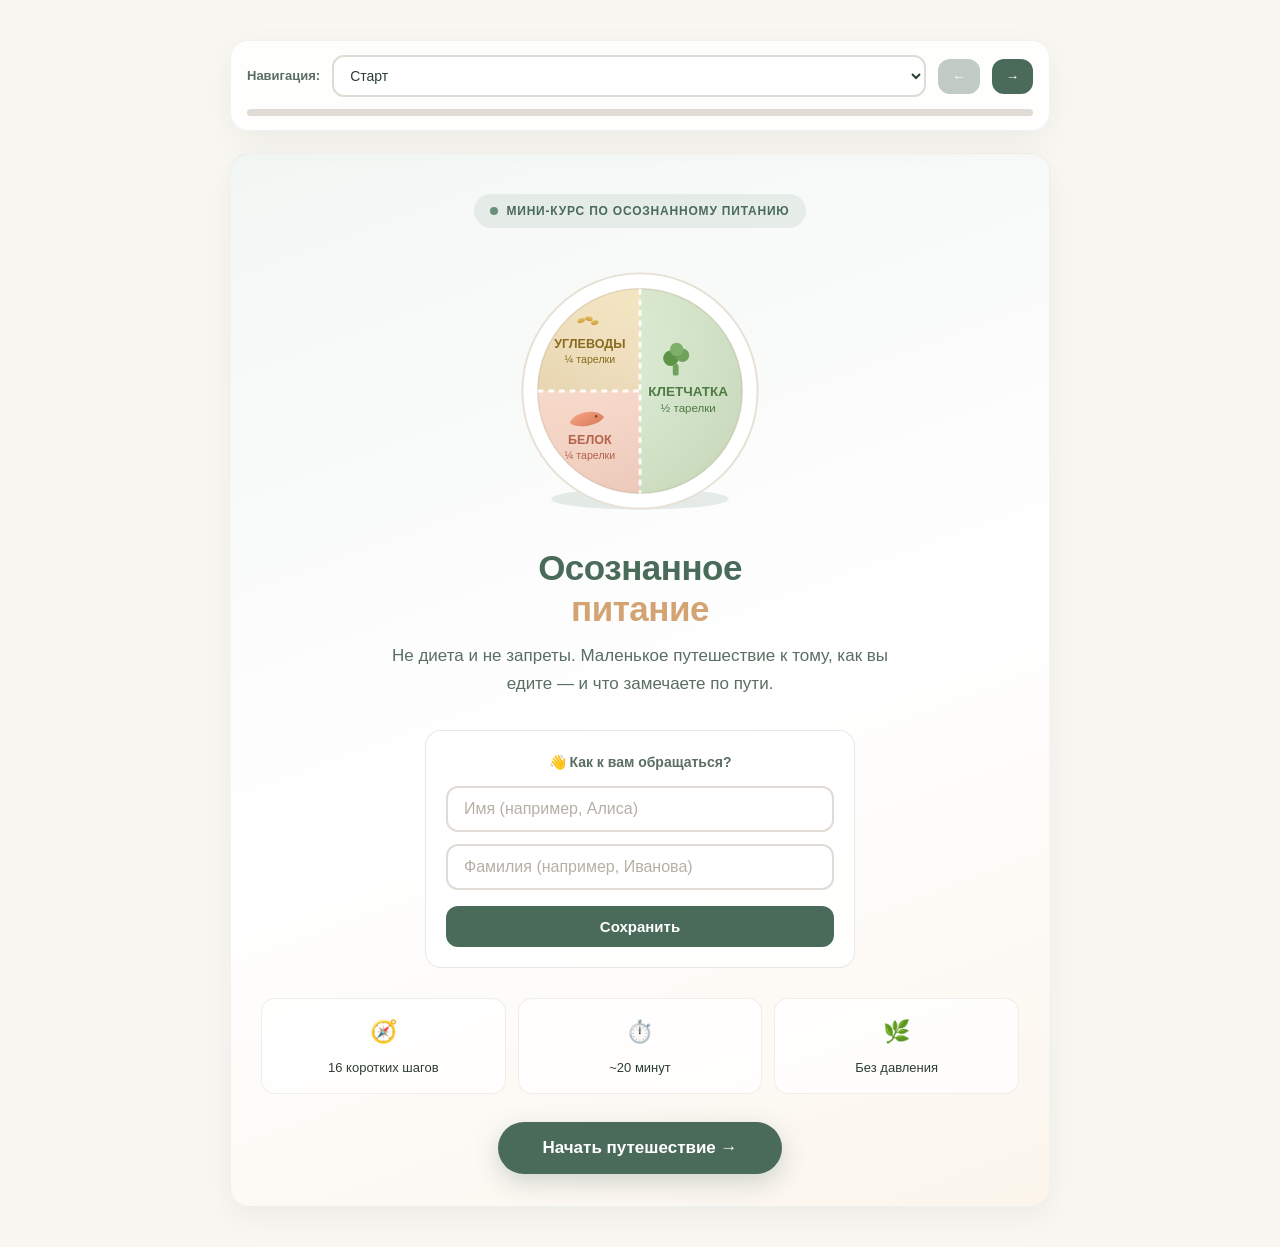
<file: pitanie.html>
<!DOCTYPE html>
<html lang="ru">
<head>
<meta charset="UTF-8">
<meta name="viewport" content="width=device-width, initial-scale=1.0">
<title>Осознанное питание — мини-курс</title>

<style>
:root{
  --primary:#4A6B5A;
  --primary-light:#6B8F7A;
  --bg:#F9F7F2;
  --card-bg:#FFFFFF;
  --text:#2C3E34;
  --text-light:#5A6E62;
  --accent:#D4A373;
  --accent-light:#E9D8C5;
  --success:#6B8F7A;
  --warning:#B5835A;
  --danger:#C97B63;
  --border-radius:20px;
  --shadow:0 10px 30px rgba(74,107,90,.08);
}
*{box-sizing:border-box;margin:0;padding:0}
body{
  font-family:'Segoe UI',Tahoma,Geneva,Verdana,sans-serif;
  background:var(--bg);
  color:var(--text);
  line-height:1.7;
  padding:20px;
  min-height:100vh;
}
.quest-container{max-width:820px;width:100%;margin:20px auto}

.course-nav{
  background:rgba(255,255,255,.85);
  backdrop-filter:blur(8px);
  border:1px solid rgba(74,107,90,.08);
  border-radius:18px;
  padding:14px 16px;
  box-shadow:var(--shadow);
  margin-bottom:22px;
  position:sticky;
  top:10px;
  z-index:50;
}
.nav-row{display:flex;gap:12px;align-items:center;flex-wrap:wrap}
.nav-label{font-size:13px;color:var(--text-light);font-weight:600}
.step-select{
  flex:1;
  min-width:220px;
  border:2px solid #E0DCD5;
  border-radius:12px;
  padding:10px 12px;
  font-family:inherit;
  color:var(--text);
  background:white;
  font-size:14px;
}
.step-select:focus{outline:none;border-color:var(--primary)}
.nav-btn{
  border:none;
  background:var(--primary);
  color:white;
  border-radius:12px;
  padding:10px 14px;
  cursor:pointer;
  font-weight:700;
}
.nav-btn:disabled{opacity:.35;cursor:not-allowed}
.progress-track{
  margin-top:12px;
  height:7px;
  background:#E0DCD5;
  border-radius:10px;
  overflow:hidden;
}
.progress-fill{
  height:100%;
  width:0%;
  background:linear-gradient(90deg,var(--primary),var(--accent));
  transition:width .3s ease;
}

.card{
  background:var(--card-bg);
  border-radius:var(--border-radius);
  padding:35px 30px;
  box-shadow:var(--shadow);
  display:none;
  animation:fadeIn .45s ease;
  border:1px solid rgba(74,107,90,.05);
}
.card.active{display:block}
@keyframes fadeIn{from{opacity:0;transform:translateY(14px)}to{opacity:1;transform:translateY(0)}}

h1{font-size:27px;font-weight:800;margin-bottom:14px;color:var(--primary);line-height:1.25}
h2{font-size:20px;font-weight:700;margin:25px 0 12px;color:var(--primary)}
h3{font-size:17px;font-weight:700;margin:18px 0 9px;color:var(--text)}
p{margin-bottom:15px;color:var(--text);font-size:16px}
.subtitle{color:var(--text-light);font-size:15px;margin-bottom:24px;font-style:italic}
.tag{
  display:inline-block;
  background:var(--primary-light);
  color:white;
  font-size:12px;
  padding:4px 12px;
  border-radius:20px;
  margin-bottom:13px;
  font-weight:700;
  letter-spacing:.3px;
}
ul,ol{margin:14px 0 20px 25px}
li{margin-bottom:9px;font-size:15px;color:var(--text)}
li strong{color:var(--primary)}

.highlight-box{
  background:#F0F5F2;
  border-left:4px solid var(--primary-light);
  padding:18px 20px;
  border-radius:0 12px 12px 0;
  margin:20px 0;
}
.highlight-box p{margin-bottom:8px;font-size:15px}
.highlight-box p:last-child{margin-bottom:0}
.accent-box{
  background:#FDF8F3;
  border:1px solid var(--accent-light);
  padding:18px 20px;
  border-radius:12px;
  margin:20px 0;
}
.accent-box p{font-size:15px;margin-bottom:8px}
.accent-box p:last-child{margin-bottom:0}

.btn{
  display:inline-flex;
  align-items:center;
  justify-content:center;
  gap:8px;
  background:var(--primary);
  color:white;
  border:none;
  padding:14px 30px;
  border-radius:50px;
  font-size:16px;
  font-weight:700;
  cursor:pointer;
  transition:all .25s ease;
  text-decoration:none;
  margin-top:10px;
  font-family:inherit;
}
.btn:hover{background:#3D5A4C;transform:translateY(-2px);box-shadow:0 6px 20px rgba(74,107,90,.25)}
.btn-secondary{background:transparent;color:var(--primary);border:2px solid var(--primary);padding:12px 26px}
.btn-secondary:hover{background:var(--primary);color:white}
.btn-ghost{background:transparent;color:var(--text-light);border:1px dashed #C5BFB5;padding:10px 22px;font-size:14px}
.btn-ghost:hover{background:#F8F6F2;color:var(--text);border-style:solid}
.btn-group{display:flex;gap:14px;flex-wrap:wrap;margin-top:25px;align-items:center}

.illustration-block{
  width:100%;
  border-radius:16px;
  overflow:hidden;
  margin:20px 0 25px;
  box-shadow:0 8px 20px rgba(74,107,90,.1);
  position:relative;
  background:#F0F5F2;
}
.illustration-block svg{width:100%;height:200px;display:block}
.illustration-caption{
  position:absolute;
  bottom:0;left:0;right:0;
  background:linear-gradient(to top,rgba(44,62,52,.86),transparent);
  color:white;
  padding:30px 15px 12px;
  font-size:13px;
  font-style:italic;
  text-align:center;
}

#step0{
  padding:0;
  overflow:hidden;
  background:linear-gradient(160deg,#F3F7F4 0%,#FFFFFF 55%,#FBF5EC 100%);
}
.welcome-hero{
  display:flex;
  flex-direction:column;
  align-items:center;
  padding:40px 30px 32px;
  text-align:center;
}
.hero-badge{
  display:inline-flex;
  align-items:center;
  gap:8px;
  background:rgba(107,143,122,.12);
  color:var(--primary);
  font-size:12px;
  font-weight:800;
  letter-spacing:.8px;
  text-transform:uppercase;
  padding:7px 16px;
  border-radius:30px;
  margin-bottom:20px;
}
.hero-badge .dot{
  width:8px;height:8px;border-radius:50%;
  background:var(--primary-light);
  animation:pulse 2s infinite;
}
@keyframes pulse{
  0%,100%{box-shadow:0 0 0 0 rgba(107,143,122,.5)}
  50%{box-shadow:0 0 0 6px rgba(107,143,122,0)}
}
.plate-wrap{
  width:270px;height:270px;
  margin:8px auto 22px;
  position:relative;
  animation:plateIn .9s cubic-bezier(.22,1,.36,1);
}
@keyframes plateIn{from{opacity:0;transform:scale(.85) rotate(-8deg)}to{opacity:1;transform:scale(1) rotate(0)}}
.plate-wrap svg{width:100%;height:100%;display:block}
.plate-glow{
  position:absolute;inset:-18px;
  background:radial-gradient(circle,rgba(212,163,115,.18) 0%,transparent 70%);
  border-radius:50%;
  z-index:-1;
}
.hero-title{
  font-size:35px;
  font-weight:900;
  line-height:1.16;
  color:var(--primary);
  letter-spacing:-.5px;
  margin-bottom:12px;
}
.hero-title .soft{color:var(--accent)}
.hero-subtitle{
  font-size:17px;
  color:var(--text-light);
  max-width:500px;
  margin:0 auto 24px;
  line-height:1.65;
}
.name-input-block{
  background:rgba(255,255,255,.85);
  border:1px solid rgba(74,107,90,.15);
  border-radius:16px;
  padding:20px;
  margin:8px 0 24px;
  width:100%;
  max-width:430px;
  backdrop-filter:blur(6px);
}
.name-input-block label{
  display:block;
  font-size:14px;
  color:var(--text-light);
  margin-bottom:12px;
  font-weight:600;
}
.name-input-wrapper{
  display:flex;
  flex-direction:column;
  gap:12px;
  align-items:stretch;
}
.name-input{
  width:100%;
  padding:12px 16px;
  border:2px solid #E0DCD5;
  border-radius:12px;
  font-size:16px;
  font-family:inherit;
  background:white;
  color:var(--text);
}
.name-input:focus{outline:none;border-color:var(--primary);box-shadow:0 0 0 3px rgba(74,107,90,.1)}
.name-input::placeholder{color:#B5B0A5}
.name-save-btn{
  padding:12px 20px;
  background:var(--primary);
  color:white;
  border:none;
  border-radius:12px;
  font-size:15px;
  font-weight:700;
  cursor:pointer;
  margin-top:4px;
}
.name-saved-hint{
  display:none;
  margin-top:12px;
  font-size:13px;
  color:var(--success);
  align-items:center;
  gap:6px;
  justify-content: center;
}
.name-saved-hint.show{display:flex}
.welcome-features{
  display:grid;
  grid-template-columns:repeat(3,1fr);
  gap:12px;
  width:100%;
  margin:6px 0 28px;
}
.feature-chip{
  background:rgba(255,255,255,.75);
  border:1px solid rgba(74,107,90,.10);
  border-radius:14px;
  padding:14px 10px;
  font-size:13px;
  color:var(--text);
}
.feature-chip .fc-ico{font-size:22px;display:block;margin-bottom:6px}
.btn-hero{
  background:var(--primary);
  color:white;
  border:none;
  padding:16px 44px;
  border-radius:50px;
  font-size:17px;
  font-weight:800;
  cursor:pointer;
  box-shadow:0 8px 24px rgba(74,107,90,.25);
}
.btn-hero:hover{background:#3D5A4C;transform:translateY(-2px)}

.doctor-note{
  background:#F0F5F2;
  border-left:4px solid var(--primary);
  padding:20px;
  border-radius:0 12px 12px 0;
  margin:25px 0;
  display:flex;
  gap:15px;
  align-items:flex-start;
}
.doctor-note .ico{font-size:28px;flex-shrink:0;margin-top:2px}
.doctor-note p{font-size:15px;margin-bottom:8px}

.principles-grid{
  display:grid;
  grid-template-columns:repeat(2,1fr);
  gap:12px;
  margin:25px 0;
}
.principle-card{
  background:white;
  border:1px solid rgba(74,107,90,.10);
  border-radius:14px;
  padding:16px;
  transition:all .25s ease;
}
.principle-card:hover{border-color:var(--primary-light);transform:translateY(-2px);box-shadow:0 6px 16px rgba(74,107,90,.08)}
.pc-num{
  display:inline-block;
  background:var(--primary);
  color:white;
  width:26px;height:26px;
  border-radius:50%;
  font-size:13px;
  font-weight:800;
  text-align:center;
  line-height:26px;
  margin-bottom:8px;
}
.principle-card h3{font-size:15px;margin:0 0 6px;color:var(--primary)}
.principle-card p{font-size:13.5px;line-height:1.5;margin:0;color:var(--text-light)}

.satter-block,.obstacles-block,.hand-method,.habits-block,.passport-block,.bonuses-block,.feedback-block{
  border-radius:16px;
  padding:25px;
  margin:25px 0;
}
.satter-block{
  background:linear-gradient(135deg,#F0F5F2 0%,#FDF8F3 100%);
  border:1px solid rgba(74,107,90,.10);
}
.satter-list{list-style:none;margin:0;padding:0}
.satter-list li{
  padding:12px 15px 12px 42px;
  background:rgba(255,255,255,.75);
  border-radius:10px;
  margin-bottom:8px;
  position:relative;
  font-size:14.5px;
  line-height:1.55;
}
.satter-list li:before{
  content:'✓';
  position:absolute;
  left:15px;top:12px;
  color:var(--primary);
  font-weight:900;
}

.quiz-question{margin-bottom:24px;padding-bottom:19px;border-bottom:1px solid #F0EBE4}
.quiz-question:last-child{border-bottom:none}
.quiz-question p{font-weight:700;margin-bottom:14px;font-size:16px}
.quiz-options label{
  display:block;
  padding:12px 16px;
  margin-bottom:8px;
  background:#FAFAF8;
  border-radius:12px;
  cursor:pointer;
  transition:all .2s ease;
  border:1px solid transparent;
  font-size:15px;
}
.quiz-options label:hover{background:#F0F5F2;border-color:var(--primary-light)}
.quiz-options input[type=radio]{
  appearance:none;
  width:18px;height:18px;
  border:2px solid #C5BFB5;
  border-radius:50%;
  margin-right:12px;
  position:relative;
  top:3px;
}
.quiz-options input[type=radio]:checked{
  border-color:var(--primary);
  background:var(--primary);
  box-shadow:inset 0 0 0 3px white;
}
.quiz-result,.rpp-warning,.rpp-ok{
  margin-top:22px;
  padding:20px;
  border-radius:12px;
  display:none;
}
.quiz-result.show,.rpp-warning.show,.rpp-ok.show{display:block}
.rpp-screening{
  background:#FFF8F0;
  border:1px solid var(--accent-light);
  border-radius:16px;
  padding:25px;
  margin:25px 0;
}
.rpp-screening h2{display:flex;align-items:center;gap:10px;margin-top:0;color:var(--warning)}
.rpp-intro{
  font-size:14px;
  color:var(--text-light);
  margin-bottom:20px;
  padding:12px 15px;
  background:rgba(212,163,115,.08);
  border-radius:10px;
}
.rpp-warning{background:#FDF2EF;border-left:4px solid var(--danger)}
.rpp-warning h3{color:var(--danger);margin-top:0}
.rpp-ok{background:#F0F5F2;border-left:4px solid var(--success)}
.rpp-ok h3{color:var(--success);margin-top:0}

.obstacles-block{
  background:#FDF8F3;
  border:1px solid var(--accent-light);
}
.obstacle-item{
  background:white;
  border-radius:12px;
  padding:18px 20px;
  margin:15px 0;
  border-left:3px solid var(--accent);
}
.obstacle-item h3{margin-top:0;color:var(--primary);font-size:16px}
.obstacle-item p,.obstacle-item li{font-size:14.5px}

.hand-method{
  background:white;
  border:1px solid rgba(74,107,90,.10);
}
.hand-row{
  display:flex;
  align-items:center;
  padding:12px 16px;
  border-radius:10px;
  margin-bottom:8px;
  gap:14px;
  font-size:15px;
}
.hand-row:nth-child(odd){background:#F8F6F2}
.hr-icon{font-size:24px;flex-shrink:0;width:36px;text-align:center}
.hr-name{font-weight:700;color:var(--primary);flex:1}
.hr-size{color:var(--text-light);font-size:14px}
.combo-steps{
  background:#F0F5F2;
  border-radius:12px;
  padding:20px;
  margin:20px 0;
}
.combo-step{display:flex;gap:14px;margin-bottom:15px;align-items:flex-start}
.combo-step:last-child{margin-bottom:0}
.cs-num{
  flex-shrink:0;
  width:34px;height:34px;
  background:var(--primary);
  color:white;
  border-radius:50%;
  display:flex;
  align-items:center;
  justify-content:center;
  font-weight:800;
  font-size:14px;
}
.cs-text{flex:1;font-size:14.8px;line-height:1.6}

.health-vs-beauty{
  background:linear-gradient(135deg,#FDF8F3 0%,#F0F5F2 100%);
  border-radius:16px;
  padding:25px;
  margin:25px 0;
  border:1px solid rgba(212,163,115,.2);
}
.hvb-compare{
  display:grid;
  grid-template-columns:1fr 1fr;
  gap:15px;
  margin:20px 0;
}
.hvb-col{padding:18px;border-radius:12px;font-size:14px}
.hvb-col.trap{background:#FBF2EF;border-left:3px solid var(--danger)}
.hvb-col.goal{background:#F0F5F2;border-left:3px solid var(--success)}
.hvb-col h3{margin-top:0}
.hvb-col.trap h3{color:var(--danger)}
.hvb-col.goal h3{color:var(--success)}
.hvb-conclusion{
  background:white;
  border-radius:12px;
  padding:16px 18px;
  font-size:15px;
  line-height:1.6;
  margin-top:15px;
  border-left:4px solid var(--primary);
}

.diary-example{
  background:#F8F6F2;
  border-radius:12px;
  padding:20px;
  margin:15px 0 10px;
  font-family:'Courier New',monospace;
  font-size:14px;
  line-height:1.8;
  border:1px dashed #D4C9BC;
  position:relative;
}
.diary-example .label{color:var(--primary);font-weight:bold}
.copy-btn{
  position:absolute;
  top:10px;right:10px;
  background:white;
  border:1px solid var(--primary-light);
  color:var(--primary);
  padding:6px 12px;
  border-radius:8px;
  font-size:12px;
  cursor:pointer;
}
.copy-btn:hover{background:var(--primary);color:white}
.hunger-scale{
  margin:25px 0 10px;
  border-radius:16px;
  overflow:hidden;
  border:1px solid #E5DED2;
  background:white;
}
.hunger-scale-header{
  background:var(--primary);
  color:white;
  padding:12px 18px;
  font-weight:800;
  font-size:15px;
}
.hunger-row{
  display:flex;
  align-items:stretch;
  border-bottom:1px solid #F2EEE7;
  font-size:14px;
  min-height:44px;
}
.hunger-row:last-child{border-bottom:none}
.hunger-num{
  width:44px;
  flex-shrink:0;
  display:flex;
  align-items:center;
  justify-content:center;
  font-weight:900;
  font-size:16px;
  color:white;
}
.hunger-text{
  padding:8px 14px;
  display:flex;
  flex-direction:column;
  justify-content:center;
  flex-grow:1;
}
.ht-title{font-weight:700;font-size:14px}
.ht-desc{font-size:12.5px;color:var(--text-light);line-height:1.4;margin-top:2px}
.zone-deepred .hunger-num{background:#A65B45}.zone-deepred{background:#F8EEEA}
.zone-red .hunger-num{background:#C97B63}.zone-red{background:#FBF2EF}
.zone-orange .hunger-num{background:#D4A373}.zone-orange{background:#FDF8F3}
.zone-green .hunger-num{background:#6B8F7A}.zone-green{background:#F2F8F3}
.zone-yellow .hunger-num{background:#C9A84C}.zone-yellow{background:#FBF8ED}
.hunger-marker{
  display:inline-block;
  font-size:11px;
  font-weight:800;
  padding:2px 8px;
  border-radius:10px;
  margin-left:8px;
  color:white;
  white-space:nowrap;
}
.marker-start{background:#6B8F7A}
.marker-stop{background:#C9A84C}
.marker-avoid{background:#C97B63}
.scale-legend{
  display:flex;
  flex-wrap:wrap;
  gap:10px 18px;
  padding:14px 18px;
  background:#F8F6F2;
  border-top:1px solid #E5DED2;
  font-size:13px;
}
.scale-legend span{display:inline-flex;align-items:center;gap:6px}
.legend-dot{width:12px;height:12px;border-radius:50%;display:inline-block}

.passport-block{
  background:linear-gradient(135deg,#FFFFFF 0%,#F0F5F2 100%);
  border:2px solid var(--primary-light);
  position:relative;
  overflow:hidden;
}
.passport-block:before{
  content:'';
  position:absolute;
  top:-50px;right:-50px;
  width:150px;height:150px;
  background:radial-gradient(circle,rgba(107,143,122,.15) 0%,transparent 70%);
  border-radius:50%;
}
.passport-header{
  display:flex;
  align-items:center;
  gap:15px;
  margin-bottom:20px;
  padding-bottom:18px;
  border-bottom:2px dashed var(--accent-light);
}
.passport-ico{font-size:42px;flex-shrink:0}
.passport-title{font-size:22px;font-weight:900;color:var(--primary);margin:0;line-height:1.2}
.passport-subtitle{font-size:13px;color:var(--text-light);margin-top:4px}
.passport-section{margin-bottom:20px}
.passport-section-title{
  font-size:14px;
  font-weight:800;
  color:var(--primary);
  text-transform:uppercase;
  letter-spacing:.5px;
  margin-bottom:10px;
}
.passport-section-content{
  background:white;
  border-radius:12px;
  padding:15px 18px;
  font-size:14.5px;
  line-height:1.6;
}
.passport-section-content ul{margin:0;padding-left:20px}
.passport-focus{
  background:#F0F5F2;
  border-left:4px solid var(--primary);
  padding:14px 18px;
  border-radius:0 12px 12px 0;
  font-size:15px;
  font-weight:700;
  color:var(--primary);
}

.habits-block{
  background:#FDF8F3;
  border:1px solid var(--accent-light);
}
.habit-tips{
  display:grid;
  grid-template-columns:repeat(2,1fr);
  gap:10px;
  margin-top:15px;
}
.habit-tip{
  background:white;
  padding:14px 16px;
  border-radius:12px;
  font-size:14px;
  line-height:1.5;
  display:flex;
  gap:10px;
  align-items:flex-start;
}
.habit-tip p{margin:0;font-size:14px}
.ht-ico{font-size:20px;flex-shrink:0}

.bonuses-block{
  background:linear-gradient(135deg,#FDF8F3 0%,#F0F5F2 100%);
  border:1px solid var(--accent-light);
}
.bonus-cards{
  display:grid;
  grid-template-columns:repeat(3,1fr);
  gap:12px;
}
.bonus-card{
  background:white;
  border:1px solid rgba(74,107,90,.10);
  border-radius:14px;
  padding:20px 16px;
  cursor:pointer;
  transition:all .3s ease;
  display:flex;
  flex-direction:column;
  align-items:center;
  text-align:center;
  gap:10px;
}
.bonus-card:hover{border-color:var(--primary);transform:translateY(-4px);box-shadow:0 10px 25px rgba(74,107,90,.12)}
.bonus-ico{font-size:36px}
.bonus-title{font-size:14px;font-weight:800;color:var(--primary);line-height:1.3}
.bonus-desc{font-size:12.5px;color:var(--text-light);line-height:1.4}
.bonus-btn{
  margin-top:6px;
  font-size:12px;
  font-weight:800;
  color:white;
  background:var(--primary);
  padding:6px 14px;
  border-radius:20px;
}
.feedback-block{
  background:white;
  border:2px dashed var(--accent);
  text-align:center;
}
.btn-feedback{
  display:inline-flex;
  align-items:center;
  gap:10px;
  background:var(--accent);
  color:white;
  padding:14px 32px;
  border-radius:50px;
  text-decoration:none;
  font-size:16px;
  font-weight:800;
}
.btn-feedback:hover{background:#B5835A;transform:translateY(-2px)}

.sources-toggle{
  background:transparent;
  border:1px solid var(--primary-light);
  color:var(--primary);
  padding:10px 20px;
  border-radius:50px;
  font-size:14px;
  font-weight:700;
  cursor:pointer;
  display:inline-flex;
  align-items:center;
  gap:8px;
  margin-top:20px;
}
.sources-toggle:hover{background:var(--primary);color:white}
.sources-toggle .toggle-icon{transition:transform .3s ease}
.sources-toggle.active .toggle-icon{transform:rotate(180deg)}
.sources{
  margin-top:20px;
  padding-top:20px;
  border-top:1px solid #E8E2DA;
  font-size:13px;
  color:var(--text-light);
  display:none;
}
.sources.show{display:block}
.sources li{font-size:13px;margin-bottom:8px;color:var(--text-light)}
.source-link{color:var(--primary-light);text-decoration:none;border-bottom:1px dotted var(--primary-light)}
.source-link:hover{color:var(--primary);border-bottom-style:solid}

.final-message{text-align:center;padding:20px 0}
.final-message .emoji-icon{font-size:56px}
.btn-celebrate{
  background:linear-gradient(135deg,#D4A373 0%,#B5835A 100%);
  color:white;
  border:none;
  padding:20px 48px;
  border-radius:50px;
  font-size:18px;
  font-weight:900;
  cursor:pointer;
  box-shadow:0 10px 30px rgba(212,163,115,.4);
  display:inline-flex;
  align-items:center;
  gap:12px;
  margin:30px 0 10px;
  animation:celebratePulse 2s ease-in-out infinite;
}
@keyframes celebratePulse{
  0%,100%{box-shadow:0 10px 30px rgba(212,163,115,.4)}
  50%{box-shadow:0 10px 40px rgba(212,163,115,.7)}
}
.celebration-modal{
  display:none;
  position:fixed;
  inset:0;
  background:rgba(44,62,52,.95);
  z-index:2000;
  align-items:center;
  justify-content:center;
  padding:20px;
}
.celebration-modal.show{display:flex}
.celebration-content{
  background:white;
  border-radius:24px;
  padding:40px 35px;
  max-width:620px;
  width:100%;
  text-align:center;
  box-shadow:0 20px 60px rgba(0,0,0,.3);
  animation:celebrationPop .5s cubic-bezier(.68,-.55,.265,1.55);
  max-height:90vh;
  overflow-y:auto;
}
@keyframes celebrationPop{from{transform:scale(.4) rotate(-8deg);opacity:0}to{transform:scale(1) rotate(0);opacity:1}}
.celebration-emoji{font-size:80px;margin-bottom:15px;animation:bounce 1.5s ease infinite;display:inline-block}
@keyframes bounce{0%,100%{transform:translateY(0)}50%{transform:translateY(-16px)}}
.celebration-title{font-size:30px;font-weight:900;color:var(--primary);margin-bottom:15px}
.celebration-text{text-align:left;font-size:15px;line-height:1.7;margin-bottom:25px}
.celebration-text ul{list-style:none;margin:15px 0;padding:0}
.celebration-text li{padding:9px 0 9px 35px;position:relative;border-bottom:1px solid #F0EBE4}
.celebration-text li:before{content:'✓';position:absolute;left:6px;top:9px;color:var(--success);font-weight:900;font-size:20px}
.celebration-close{
  background:var(--primary);
  color:white;
  border:none;
  padding:14px 40px;
  border-radius:50px;
  font-size:16px;
  font-weight:800;
  cursor:pointer;
  margin:5px;
}
.celebration-close.cert-btn{background:var(--accent)}
.celebration-close.cert-btn:hover{background:#B5835A}
.confetti{position:fixed;width:10px;height:10px;z-index:2002;pointer-events:none}
.toast{
  position:fixed;
  bottom:30px;left:50%;
  transform:translateX(-50%) translateY(100px);
  background:var(--primary);
  color:white;
  padding:12px 24px;
  border-radius:50px;
  font-size:14px;
  font-weight:700;
  box-shadow:0 10px 30px rgba(0,0,0,.2);
  opacity:0;
  transition:all .4s cubic-bezier(.175,.885,.32,1.275);
  z-index:1000;
}
.toast.show{transform:translateX(-50%) translateY(0);opacity:1}

@media(max-width:650px){
  body{padding:12px}
  .quest-container{margin:10px auto}
  .card{padding:25px 20px}
  #step0{padding:0}
  .welcome-hero{padding:30px 20px 24px}
  h1{font-size:22px}
  h2{font-size:18px}
  .hero-title{font-size:28px}
  .hero-subtitle{font-size:15px}
  .plate-wrap{width:215px;height:215px}
  .welcome-features,.principles-grid,.habit-tips,.bonus-cards,.hvb-compare{grid-template-columns:1fr}
  .feature-chip{display:flex;align-items:center;gap:10px;text-align:left}
  .feature-chip .fc-ico{margin-bottom:0}
  .btn,.btn-hero,.btn-celebrate{width:100%;justify-content:center;text-align:center}
  .btn-group{flex-direction:column}
  .illustration-block svg{height:160px}
  .passport-header{flex-direction:column;text-align:center}
  .course-nav{position:static}
  .celebration-close{width:100%;margin:5px 0}
}
@media print{
  .course-nav,.btn-group,.sources-toggle,.btn-celebrate{display:none!important}
}
</style>
</head>

<body>
<div class="quest-container">

  <div class="course-nav" id="courseNav">
    <div class="nav-row">
      <span class="nav-label">Навигация:</span>
      <select class="step-select" id="stepSelect" onchange="goToStep(parseInt(this.value))"></select>
      <button class="nav-btn" id="prevBtn" onclick="prevStep()">←</button>
      <button class="nav-btn" id="nextBtn" onclick="nextStep()">→</button>
    </div>
    <div class="progress-track"><div class="progress-fill" id="progressFill"></div></div>
  </div>

  <!-- 0 -->
  <section class="card active" id="step0">
    <div class="welcome-hero">
      <div class="hero-badge"><span class="dot"></span> Мини-курс по осознанному питанию</div>

      <div class="plate-wrap">
        <div class="plate-glow"></div>
        <svg viewBox="0 0 280 280" xmlns="http://www.w3.org/2000/svg" role="img" aria-label="Тарелка: половина клетчатка, четверть белок, четверть углеводы">
          <defs>
            <radialGradient id="plateBg" cx="50%" cy="42%" r="65%">
              <stop offset="0%" stop-color="#FFFFFF"/>
              <stop offset="85%" stop-color="#F7F4EE"/>
              <stop offset="100%" stop-color="#EDE7DC"/>
            </radialGradient>
            <linearGradient id="fiberG" x1="0" y1="0" x2="1" y2="1"><stop offset="0%" stop-color="#9CCB86"/><stop offset="100%" stop-color="#6FA35C"/></linearGradient>
            <linearGradient id="proteinG" x1="0" y1="0" x2="1" y2="1"><stop offset="0%" stop-color="#F4A582"/><stop offset="100%" stop-color="#D97B5A"/></linearGradient>
            <linearGradient id="carbG" x1="0" y1="0" x2="0" y2="1"><stop offset="0%" stop-color="#E9C46A"/><stop offset="100%" stop-color="#C99A3C"/></linearGradient>
          </defs>
          <ellipse cx="140" cy="252" rx="92" ry="11" fill="rgba(74,107,90,0.13)"/>
          <circle cx="140" cy="140" r="122" fill="#FFFFFF" stroke="#E7E0D4" stroke-width="2"/>
          <circle cx="140" cy="140" r="106" fill="url(#plateBg)" stroke="#E2DACE" stroke-width="1.5"/>
          <path d="M140 34 A106 106 0 0 1 140 246 L140 140 Z" fill="url(#fiberG)" opacity="0.35"/>
          <path d="M140 246 A106 106 0 0 1 34 140 L140 140 Z" fill="url(#proteinG)" opacity="0.35"/>
          <path d="M34 140 A106 106 0 0 1 140 34 L140 140 Z" fill="url(#carbG)" opacity="0.35"/>
          <line x1="140" y1="34" x2="140" y2="246" stroke="#FFFFFF" stroke-width="3" stroke-dasharray="6 5" opacity="0.9"/>
          <line x1="34" y1="140" x2="140" y2="140" stroke="#FFFFFF" stroke-width="3" stroke-dasharray="6 5" opacity="0.9"/>
          <text x="190" y="145" font-family="Segoe UI, sans-serif" font-size="14" font-weight="700" fill="#4E7A43" text-anchor="middle">КЛЕТЧАТКА</text>
          <text x="190" y="162" font-family="Segoe UI, sans-serif" font-size="12" fill="#4E7A43" text-anchor="middle">½ тарелки</text>
          <text x="88" y="195" font-family="Segoe UI, sans-serif" font-size="13" font-weight="700" fill="#B5624A" text-anchor="middle">БЕЛОК</text>
          <text x="88" y="211" font-family="Segoe UI, sans-serif" font-size="11" fill="#B5624A" text-anchor="middle">¼ тарелки</text>
          <text x="88" y="95" font-family="Segoe UI, sans-serif" font-size="13" font-weight="700" fill="#8A6A1F" text-anchor="middle">УГЛЕВОДЫ</text>
          <text x="88" y="111" font-family="Segoe UI, sans-serif" font-size="11" fill="#8A6A1F" text-anchor="middle">¼ тарелки</text>
          <g transform="translate(180,110)">
            <circle cx="-8" cy="-4" r="8" fill="#5E9448"/>
            <circle cx="4" cy="-7" r="7" fill="#6FA35C"/>
            <circle cx="-2" cy="-13" r="7" fill="#7FB069"/>
            <rect x="-6" y="2" width="6" height="12" rx="2" fill="#6FA35C"/>
          </g>
          <g transform="translate(85,170) rotate(-10)">
            <path d="M-18 0 C-12 -11,12 -11,18 0 C12 8,-12 8,-18 0 Z" fill="url(#proteinG)"/>
            <circle cx="10" cy="-2" r="1.5" fill="#8A4A32"/>
          </g>
          <g fill="url(#carbG)" transform="translate(85,70)">
            <ellipse cx="-6" cy="-3" rx="4" ry="2.5" transform="rotate(-20 -6 -3)"/>
            <ellipse cx="2" cy="-5" rx="4" ry="2.5" transform="rotate(10 2 -5)"/>
            <ellipse cx="8" cy="-1" rx="4" ry="2.5" transform="rotate(-15 8 -1)"/>
          </g>
        </svg>
      </div>

      <h1 class="hero-title">Осознанное<br><span class="soft">питание</span></h1>
      <p class="hero-subtitle">Не диета и не запреты. Маленькое путешествие к тому, как вы едите — и что замечаете по пути.</p>

      <div class="name-input-block">
        <label>👋 Как к вам обращаться?</label>
        <div class="name-input-wrapper">
          <input type="text" id="firstNameInput" class="name-input" placeholder="Имя (например, Алиса)" maxlength="30">
          <input type="text" id="lastNameInput" class="name-input" placeholder="Фамилия (например, Иванова)" maxlength="30">
          <button class="name-save-btn" onclick="saveName()">Сохранить</button>
        </div>
        <div class="name-saved-hint" id="nameSavedHint"><span>✓</span><span>Данные сохранены.</span></div>
      </div>

      <div class="welcome-features">
        <div class="feature-chip"><span class="fc-ico">🧭</span>16 коротких шагов</div>
        <div class="feature-chip"><span class="fc-ico">⏱️</span>~20 минут</div>
        <div class="feature-chip"><span class="fc-ico">🌿</span>Без давления</div>
      </div>

      <button class="btn-hero" onclick="startJourney()">Начать путешествие →</button>
    </div>
  </section>

  <!-- 1 -->
  <section class="card" id="step1">
    <span class="tag">Шаг 1 · Открытие</span>
    <h1>Еда — это не только калории</h1>
    <p class="subtitle">Небольшое путешествие к тому, как мы едим, а не что мы едим.</p>

    <div class="illustration-block">
      <svg viewBox="0 0 400 200" xmlns="http://www.w3.org/2000/svg">
        <defs><linearGradient id="bg1" x1="0" y1="0" x2="0" y2="1"><stop offset="0%" stop-color="#F0F5F2"/><stop offset="100%" stop-color="#E9D8C5"/></linearGradient></defs>
        <rect width="400" height="200" fill="url(#bg1)"/>
        <circle cx="120" cy="80" r="35" fill="#D4A373" opacity=".9"/>
        <path d="M85 120 Q120 155 155 120" fill="#D4A373" opacity=".9"/>
        <path d="M220 130 Q260 170 300 130" fill="#4A6B5A"/>
        <ellipse cx="260" cy="130" rx="40" ry="12" fill="#6B8F7A"/>
        <path d="M240 110 Q235 90 245 80" stroke="#FFF" stroke-width="4" fill="none" stroke-linecap="round" opacity=".7"/>
        <path d="M260 100 Q255 80 265 70" stroke="#FFF" stroke-width="4" fill="none" stroke-linecap="round" opacity=".7"/>
        <path d="M280 110 Q275 90 285 80" stroke="#FFF" stroke-width="4" fill="none" stroke-linecap="round" opacity=".7"/>
      </svg>
      <div class="illustration-caption">Осознанность начинается с паузы и внимания к моменту</div>
    </div>

    <p>Скорее всего, вы пробовали разные подходы к питанию: считать калории, исключать продукты, следовать строгим правилам. Возможно, что-то работало, что-то — нет. Но был ли у вас опыт, когда вы просто <strong>замечали</strong>, как едите?</p>

    <div class="highlight-box">
      <p><strong>Осознанное питание</strong> — это практика внимательного присутствия во время еды. Это не диета и не список запрещённых продуктов. Это навык замечать сигналы тела: голод, насыщение, вкус, текстуру, эмоции — без осуждения и критики.</p>
    </div>

    <div class="doctor-note">
      <div class="ico">🩺</div>
      <div>
        <p><strong>Записка от врача:</strong> <span class="name-place">Здравствуйте</span>, я создал этот материал, потому что в практике часто вижу, как строгие ограничения приводят к срывам. Моя цель — не дать вам новую диету, а помочь восстановить доверие к сигналам собственного тела.</p>
      </div>
    </div>

    <div class="btn-group"><button class="btn" onclick="goToStep(2)">Перейти к принципам →</button></div>
  </section>

  <!-- 2 -->
  <section class="card" id="step2">
    <span class="tag">Шаг 2 · Философия</span>
    <h1>10 принципов интуитивного питания: часть 1</h1>
    <p class="subtitle">Фундамент, на котором строится вся практика. Прочитайте спокойно, без задачи «сразу внедрить».</p>
    <div class="principles-grid" id="principlesA"></div>
    <div class="btn-group"><button class="btn" onclick="goToStep(3)">Продолжить →</button></div>
  </section>

  <!-- 3 -->
  <section class="card" id="step3">
    <span class="tag">Шаг 3 · Философия</span>
    <h1>10 принципов интуитивного питания: часть 2</h1>
    <p class="subtitle">Оставшиеся пять принципов.</p>
    <div class="principles-grid" id="principlesB"></div>
    <div class="accent-box">
      <p><strong>Важно:</strong> интуитивное питание — это практика и путь, а не пункт назначения. Мы стремимся не к идеалу, а к гибкому подходу, который даёт ощущение здоровья и спокойствия, а не тревоги и обделённости.</p>
    </div>
    <div class="btn-group"><button class="btn" onclick="goToStep(4)">К признакам нормального питания →</button></div>
  </section>

  <!-- 4 -->
  <section class="card" id="step4">
    <span class="tag">Шаг 4 · Нормальное питание</span>
    <h1>Как выглядит «нормальное питание»</h1>
    <p class="subtitle">Не идеальное. Не «чистое». А живое, гибкое, человеческое.</p>

    <div class="satter-block">
      <p class="subtitle">Эти признаки сформулировала Эллин Сэттер — специалист по пищевому поведению и семейному питанию.</p>
      <ul class="satter-list">
        <li>Есть, когда голоден, и останавливаться при чувстве комфортной сытости и удовлетворения.</li>
        <li>Питаться регулярно: например, 2–3 основных приёма пищи и 1–3 перекуса — в зависимости от режима, аппетита и состояния здоровья.</li>
        <li>Съесть продукт, который хочется, насытиться им и остановиться — не потому что «больше нельзя», а потому что «больше не хочется».</li>
        <li>Выбирать насыщающие и вкусные продукты, не чувствуя себя преступником.</li>
        <li>Разрешать себе что-то менее полезное в минуту грусти, радости, злости или просто потому, что вкусно.</li>
        <li>Не доедать, если на тарелке слишком много еды, а вы уже насытились.</li>
        <li>Иногда переедать — потому что никто не идеален, а семейные застолья случаются у всех.</li>
        <li>Иногда не наедаться привычной порцией и идти за добавкой.</li>
        <li>Доверять своему телу и понимать: ошибки — это тоже нормально. Нормальное питание гибкое и каждый день может немного меняться.</li>
      </ul>
    </div>

    <div class="highlight-box">
      <p>Иногда мы едим в спешке. Иногда — за праздничным столом. Иногда заказываем пиццу и едим её под сериал. Иногда съедаем слишком много торта, а иногда даже не пробуем десерт. Это не провал. Это жизнь.</p>
    </div>

    <div class="btn-group"><button class="btn" onclick="goToStep(5)">Перейти к вопросам безопасности →</button></div>
  </section>

  <!-- 5 -->
  <section class="card" id="step5">
    <span class="tag">Шаг 5 · Безопасность</span>
    <h1>Прежде чем идти дальше — важные вопросы</h1>
    <p class="subtitle">Проверим, нет ли состояний, при которых самостоятельная работа с питанием может быть небезопасной.</p>

    <div class="rpp-screening">
      <h2>🛡️ Краткий скрининг на расстройства пищевого поведения</h2>
      <div class="rpp-intro">Это не диагноз. Это способ понять, нужна ли вам дополнительная помощь специалиста до начала самостоятельной практики.</div>

      <form id="rppForm">
        <div class="quiz-question"><p>1. Довольны ли вы своим режимом питания?</p><div class="quiz-options"><label><input type="radio" name="rpp1" value="0"> Да</label><label><input type="radio" name="rpp1" value="1"> Нет</label></div></div>
        <div class="quiz-question"><p>2. Вы когда-нибудь ели втайне — от близких, из-за стыда или страха оценки?</p><div class="quiz-options"><label><input type="radio" name="rpp2" value="0"> Нет</label><label><input type="radio" name="rpp2" value="1"> Да</label></div></div>
        <div class="quiz-question"><p>3. Влияет ли ваш вес на ваше отношение к себе?</p><div class="quiz-options"><label><input type="radio" name="rpp3" value="0"> Нет</label><label><input type="radio" name="rpp3" value="1"> Да</label></div></div>
        <div class="quiz-question"><p>4. Страдали ли какие-либо члены вашей семьи расстройством пищевого поведения?</p><div class="quiz-options"><label><input type="radio" name="rpp4" value="0"> Нет</label><label><input type="radio" name="rpp4" value="1"> Да</label></div></div>
        <div class="quiz-question"><p>5. Страдаете ли вы сейчас или страдали когда-либо в прошлом расстройством пищевого поведения?</p><div class="quiz-options"><label><input type="radio" name="rpp5" value="0"> Нет</label><label><input type="radio" name="rpp5" value="1"> Да</label></div></div>
        <div class="btn-group"><button type="button" class="btn" onclick="checkRPP()">Проверить результат</button></div>
      </form>

      <div class="rpp-warning" id="rppWarning">
        <h3>⚠️ Важный сигнал</h3>
        <p><span class="name-place">Здравствуйте</span>, ваши ответы указывают на возможные сложности в отношениях с едой или телом. Это <strong>не диагноз</strong>, но серьёзный повод обратиться к специалисту.</p>
        <p>В такой ситуации практика осознанного питания без сопровождения может усиливать тревогу, чувство вины или навязчивый контроль.</p>
        <p>Пожалуйста, обсудите это с врачом или психологом, который работает с пищевым поведением.</p>
        <div class="btn-group"><button class="btn btn-ghost" onclick="resetRPP()">Пройти снова</button></div>
      </div>

      <div class="rpp-ok" id="rppOk">
        <h3>✓ Можно продолжать</h3>
        <p><span class="name-place">Здравствуйте</span>, ваши ответы не выявили выраженных тревожных сигналов. Можно перейти к основному тесту.</p>
        <div class="btn-group">
          <button class="btn btn-ghost" onclick="resetRPP()">Пройти снова</button>
          <button class="btn" onclick="goToStep(6)">Перейти к тесту →</button>
        </div>
      </div>
    </div>
  </section>

  <!-- 6 -->
  <section class="card" id="step6">
    <span class="tag">Шаг 6 · Самонаблюдение</span>
    <h1>Насколько вам может подойти этот подход?</h1>
    <p class="subtitle">Ответьте честно, опираясь на опыт последнего месяца. Здесь нет правильных или неправильных ответов.</p>

    <form id="quizForm">
      <div class="quiz-question"><p>1. Как часто вы едите, отвлекаясь на телефон, телевизор или работу?</p><div class="quiz-options"><label><input type="radio" name="q1" value="2"> Почти всегда или очень часто</label><label><input type="radio" name="q1" value="1"> Иногда, зависит от ситуации</label><label><input type="radio" name="q1" value="0"> Редко или почти никогда</label></div></div>
      <div class="quiz-question"><p>2. Замечаете ли вы момент, когда наелись?</p><div class="quiz-options"><label><input type="radio" name="q2" value="2"> Часто не замечаю или ем «до тарелки»</label><label><input type="radio" name="q2" value="1"> Иногда замечаю, иногда нет</label><label><input type="radio" name="q2" value="0"> Хорошо чувствую насыщение</label></div></div>
      <div class="quiz-question"><p>3. Бывает ли, что вы едите не из-за голода, а из-за эмоций?</p><div class="quiz-options"><label><input type="radio" name="q3" value="2"> Да, часто</label><label><input type="radio" name="q3" value="1"> Бывает, но не постоянно</label><label><input type="radio" name="q3" value="0"> Редко связываю еду с эмоциями</label></div></div>
      <div class="quiz-question"><p>4. Замечаете ли вы внутреннего критика после еды?</p><div class="quiz-options"><label><input type="radio" name="q4" value="2"> Часто ругаю себя за съеденное</label><label><input type="radio" name="q4" value="1"> Иногда бывает чувство вины</label><label><input type="radio" name="q4" value="0"> Отношусь к еде спокойно</label></div></div>
      <div class="quiz-question"><p>5. Насколько вам интересно исследовать ощущения без цели похудеть?</p><div class="quiz-options"><label><input type="radio" name="q5" value="2"> Очень интересно</label><label><input type="radio" name="q5" value="1"> Пока не уверен(а), но любопытно</label><label><input type="radio" name="q5" value="0"> Мне важнее конкретный результат</label></div></div>
      <div class="btn-group"><button type="button" class="btn" onclick="calculateQuiz()">Узнать результат</button></div>
    </form>

    <div class="quiz-result" id="quizResult">
      <h3 id="resultTitle"></h3>
      <p id="resultText"></p>
      <div class="btn-group">
        <button class="btn" onclick="goToStep(7)">Продолжить →</button>
        <button class="btn btn-ghost" onclick="resetQuiz()">Пройти тест снова</button>
      </div>
    </div>
  </section>

  <!-- 7 -->
  <section class="card" id="step7">
    <span class="tag">Шаг 7 · Практика</span>
    <h1>Не «что есть», а «как есть»</h1>
    <p class="subtitle">Три упражнения, которые можно попробовать уже в следующий приём пищи.</p>

    <div class="illustration-block">
      <svg viewBox="0 0 400 200" xmlns="http://www.w3.org/2000/svg">
        <rect width="400" height="200" fill="#FDF8F3"/>
        <circle cx="200" cy="90" r="50" fill="none" stroke="#4A6B5A" stroke-width="6"/>
        <line x1="235" y1="125" x2="270" y2="160" stroke="#4A6B5A" stroke-width="8" stroke-linecap="round"/>
        <circle cx="200" cy="90" r="25" fill="#D4A373"/>
        <path d="M200 65 Q210 50 220 55" stroke="#4A6B5A" stroke-width="3" fill="none"/>
      </svg>
      <div class="illustration-caption">Попробуйте заметить текстуру, цвет и запах до первого укуса</div>
    </div>

    <h2>Первый принцип: остановка</h2>
    <p>Перед тем как начать есть, сделайте паузу в 10–15 секунд. Посмотрите на еду. Заметьте: вы действительно голодны? Или это усталость, скука, привычка? Это не запрет есть — это момент выбора.</p>

    <h2>Второй принцип: включение чувств</h2>
    <p>Попробуйте съесть один небольшой кусочек — фрукт, орех, ломтик сыра — с полным вниманием.</p>

    <div class="highlight-box">
      <p><strong>Упражнение «Один изюм»:</strong></p>
      <p>1. Возьмите изюминку. Представьте, что видите её впервые.</p>
      <p>2. Рассмотрите цвет, форму, морщинки.</p>
      <p>3. Понюхайте. Заметьте, появляется ли слюна.</p>
      <p>4. Положите в рот, но не жуйте сразу. Почувствуйте вес и текстуру.</p>
      <p>5. Медленно укусите. Заметьте, как меняется вкус.</p>
      <p>6. Проглотите и отследите ощущение в горле.</p>
    </div>

    <h2>Третий принцип: без осуждения</h2>
    <p>Если вы отвлеклись, поймали себя на мысли «это глупо» или «я делаю неправильно» — это нормально. Осознанность — не идеальная концентрация, а умение заметить, куда ушло внимание, и мягко вернуться.</p>

    <div class="btn-group"><button class="btn" onclick="goToStep(8)">Что может мешать →</button></div>
  </section>

  <!-- 8 -->
  <section class="card" id="step8">
    <span class="tag">Шаг 8 · Препятствия</span>
    <h1>Что может мешать осознанному питанию и повышать аппетит</h1>
    <p class="subtitle">Иногда дело не в «слабой воле». Иногда телу действительно чего-то не хватает — или еда стала способом справляться с эмоциями.</p>

    <div class="obstacles-block">
      <div class="obstacle-item">
        <h3>🧪 1. Дефициты и несбалансированный рацион</h3>
        <p>Когда рацион беден по белку, клетчатке, жирам или отдельным микронутриентам, голод может становиться более навязчивым. Важно: по одной «тяге к сладкому» нельзя диагностировать дефицит. Но устойчивые изменения аппетита — повод разобраться.</p>
        <ul>
          <li><strong>Недостаток белка</strong> → голод быстрее возвращается, чаще хочется перекусывать.</li>
          <li><strong>Мало клетчатки</strong> → насыщение наступает хуже, еда «не держит».</li>
          <li><strong>Слишком мало жиров</strong> → еда может быть менее насыщающей и менее вкусной.</li>
          <li><strong>Железодефицит</strong> → может сопровождаться усталостью, снижением энергии, иногда необычными пищевыми желаниями.</li>
          <li><strong>Недостаток сна и хронический стресс</strong> → повышают тягу к быстрым углеводам и снижают контроль аппетита.</li>
          <li><strong>Жажда</strong> иногда маскируется под голод. Стакан воды и пауза 10–15 минут — простой тест, но не универсальное правило.</li>
        </ul>
        <p><strong>Что делать:</strong> если аппетит резко изменился, появилась выраженная тяга к определённым продуктам, слабость, сонливость или тревога — обсудите это с врачом. Иногда полезны базовые анализы: ОАК, ферритин, витамин D, глюкоза/HbA1c — по показаниям.</p>
      </div>

      <div class="obstacle-item">
        <h3>💭 2. Эмоциональное переедание</h3>
        <p>Это ситуация, когда еда используется не для утоления голода, а для регуляции эмоций. Еда действительно может успокаивать — поэтому важно не ругать себя, а понять, какую задачу она решает.</p>
        
        <div class="highlight-box" style="margin-top:15px">
          <p><strong>Чек-лист: «Физический или эмоциональный голод?»</strong></p>
          <ul style="margin-top:10px">
            <li><strong>Физический:</strong> нарастает постепенно, можно подождать, вы готовы съесть даже яблоко или брокколи, после еды нет чувства вины.</li>
            <li><strong>Эмоциональный:</strong> возникает внезапно, требует удовлетворения «прямо сейчас», вы хотите конкретную еду (сладкое, жирное), после еды приходит стыд.</li>
          </ul>
          <p style="margin-top:10px"><em>💡 «Тест с яблоком»: если вы не готовы прямо сейчас съесть обычное яблоко, скорее всего, вы не голодны физически, а испытываете эмоцию, которую хотите «заесть».</em></p>
        </div>

        <p style="margin-top:15px"><strong>Как работать:</strong> добавьте в дневник блок «эмоции до и после еды». Называйте эмоцию простыми словами: усталость, раздражение, скука, тревога, одиночество. Это помогает выбрать другую реакцию: прогулку, душ, разговор, паузу, сон, растяжку или просто 10 минут тишины.</p>
      </div>
    </div>

    <div class="btn-group"><button class="btn" onclick="goToStep(9)">Перейти к методу порций →</button></div>
  </section>

  <!-- 9 -->
  <section class="card" id="step9">
    <span class="tag">Шаг 9 · Инструмент</span>
    <h1>Метод ладоней: ваши личные весы</h1>
    <p class="subtitle">Простой способ определить размер порции без весов и таблиц калорий.</p>

    <div class="hand-method">
      <h2>🖐️ Для чего нужен метод ладоней</h2>
      <p>Фразы «съешьте 100 грамм белка» или «добавьте 50 грамм крупы» звучат точно, но в жизни неудобны. Не носить же весы в кафе, в гости или на работу.</p>
      <p>Метод ладоней использует ваше собственное тело как меру. Ваша ладонь всегда с вами и примерно соответствует вашему размеру тела.</p>

      <div class="hand-table">
        <div class="hand-row"><span class="hr-icon">🥩</span><span class="hr-name">Белок</span><span class="hr-size">1 ладонь без пальцев</span></div>
        <div class="hand-row"><span class="hr-icon">🍚</span><span class="hr-name">Углеводы</span><span class="hr-size">1 пригоршня</span></div>
        <div class="hand-row"><span class="hr-icon">🥑</span><span class="hr-name">Жиры</span><span class="hr-size">1 большой палец</span></div>
        <div class="hand-row"><span class="hr-icon">🥦</span><span class="hr-name">Клетчатка</span><span class="hr-size">2 пригоршни / 2 кулака</span></div>
      </div>

      <div class="highlight-box">
        <p><strong>Что такое пригоршня?</strong></p>
        <p>Пригоршня — это ваша ладонь, сложенная «лодочкой», как будто вы хотите зачерпнуть воду. То, что помещается в такую ладонь, — одна пригоршня.</p>
        <p>Для круп удобнее ориентироваться так: одна пригоршня сухой крупы — примерно 40–60 г, в зависимости от размера ладони и продукта. После варки объём увеличивается.</p>
      </div>

      <h2>Примеры применения</h2>
      <p><strong>Обед дома:</strong></p>
      <ul>
        <li>Белок: кусок курицы, рыбы или творог — примерно с вашу ладонь.</li>
        <li>Углеводы: гречка, рис, картофель — одна пригоршня.</li>
        <li>Клетчатка: салат, овощи, зелень — две пригоршни.</li>
        <li>Жиры: масло для салата — объём примерно с большой палец.</li>
      </ul>

      <p><strong>Перекус:</strong></p>
      <ul>
        <li>Творог/йогурт без сахара + ягоды или фрукт.</li>
        <li>Орехи — не «ладонь белка», а скорее маленькая горсть, потому что орехи богаты жирами.</li>
        <li>Фрукт — ориентир примерно с кулак.</li>
      </ul>

      <p><strong>Ужин в кафе:</strong></p>
      <ul>
        <li>Рыба или птица — с ладонь.</li>
        <li>Рис, картофель или крупа — с пригоршню.</li>
        <li>Овощной гарнир — две пригоршни.</li>
      </ul>

      <div class="accent-box">
        <p><strong>Важно:</strong> метод ладоней — не медицинское назначение и не точный подсчёт. Это практичный ориентир. При диабете, заболеваниях почек, спорте, беременности или РПП порции могут требовать индивидуальной коррекции.</p>
      </div>
    </div>

    <div class="btn-group"><button class="btn" onclick="goToStep(10)">Перейти к тарелке →</button></div>
  </section>

  <!-- 10 -->
  <section class="card" id="step10">
    <span class="tag">Шаг 10 · Инструмент</span>
    <h1>Здоровая тарелка: ½ клетчатки, ¼ белка, ¼ углеводов</h1>
    <p class="subtitle">Визуальная схема, которая помогает собрать приём пищи без подсчёта калорий.</p>

    <div class="illustration-block">
      <svg viewBox="0 0 400 200" xmlns="http://www.w3.org/2000/svg">
        <rect width="400" height="200" fill="#F0F5F2"/>
        <circle cx="200" cy="100" r="70" fill="#FFF" stroke="#E2DACE" stroke-width="2"/>
        <circle cx="200" cy="100" r="58" fill="#F7F4EE"/>
        <path d="M200 42 A58 58 0 0 1 200 158 L200 100 Z" fill="#9CCB86" opacity=".55"/>
        <path d="M200 158 A58 58 0 0 1 142 100 L200 100 Z" fill="#F4A582" opacity=".55"/>
        <path d="M142 100 A58 58 0 0 1 200 42 L200 100 Z" fill="#E9C46A" opacity=".55"/>
        <text x="225" y="102" font-size="12" font-weight="700" fill="#4E7A43" text-anchor="middle">½</text>
        <text x="225" y="118" font-size="10" fill="#4E7A43" text-anchor="middle">клетчатка</text>
        <text x="170" y="132" font-size="11" font-weight="700" fill="#B5624A" text-anchor="middle">¼ белок</text>
        <text x="170" y="76" font-size="11" font-weight="700" fill="#8A6A1F" text-anchor="middle">¼ углеводы</text>
      </svg>
      <div class="illustration-caption">Тарелка — это карта, а не экзамен</div>
    </div>

    <h2>Что означает каждая зона</h2>
    <div class="combo-steps">
      <div class="combo-step"><div class="cs-num">½</div><div class="cs-text"><strong>Клетчатка.</strong> Овощи, зелень, ягоды, фрукты, бобовые. В этой части тарелки особенно важны некрахмалистые овощи: огурцы, помидоры, капуста, морковь, перец, зелень, кабачки, баклажаны.</div></div>
      <div class="combo-step"><div class="cs-num">¼</div><div class="cs-text"><strong>Белок.</strong> Рыба, птица, яйца, творог, йогурт без сахара, tofu, бобовые. Белок помогает насыщению и сохранению мышечной массы.</div></div>
      <div class="combo-step"><div class="cs-num">¼</div><div class="cs-text"><strong>Углеводы.</strong> Крупы, картофель, цельнозерновой хлеб, макароны из твёрдых сортов, бобовые. Лучше чаще выбирать менее рафинированные источники.</div></div>
    </div>

    <h2>Почему это работает</h2>
    <ul>
      <li><strong>Просто:</strong> не нужно считать калории — достаточно посмотреть на тарелку.</li>
      <li><strong>Сбалансированно:</strong> схема помогает не забыть про белок и клетчатку.</li>
      <li><strong>Гибко:</strong> подходит для дома, кафе, гостей, командировок.</li>
      <li><strong>Устойчиво:</strong> это не диета на две недели, а способ думать о еде в обычной жизни.</li>
    </ul>

    <div class="highlight-box">
      <p><strong>Важно:</strong> это ориентир, а не жёсткое правило. Если сегодня тарелка выглядит иначе — это не провал. Смотрите на общую тенденцию, а не на один приём пищи.</p>
    </div>

    <div class="btn-group"><button class="btn" onclick="goToStep(11)">Совместить с методом ладоней →</button></div>
  </section>

  <!-- 11 -->
  <section class="card" id="step11">
    <span class="tag">Шаг 11 · Практика</span>
    <h1>Как совместить тарелку и метод ладоней</h1>
    <p class="subtitle">Тарелка говорит «в каких пропорциях», ладонь уточняет «сколько примерно вам».</p>

    <div class="combo-steps">
      <div class="combo-step"><div class="cs-num">1</div><div class="cs-text"><strong>Начните с карты.</strong> Половина тарелки — клетчатка, четверть — белок, четверть — углеводы.</div></div>
      <div class="combo-step"><div class="cs-num">2</div><div class="cs-text"><strong>Белок.</strong> Кусок рыбы, птицы, мяса или порция творога — примерно с вашу ладонь.</div></div>
      <div class="combo-step"><div class="cs-num">3</div><div class="cs-text"><strong>Углеводы.</strong> Крупа, картофель, рис — примерно одна пригоршня.</div></div>
      <div class="combo-step"><div class="cs-num">4</div><div class="cs-text"><strong>Клетчатка.</strong> Овощи и зелень — минимум две пригоршни.</div></div>
      <div class="combo-step"><div class="cs-num">5</div><div class="cs-text"><strong>Жиры.</strong> Масло, орехи, авокадо — небольшой объём, примерно с большой палец.</div></div>
    </div>

    <h2>Пример: обед</h2>
    <ul>
      <li>Белок: запечённая куриная грудка или рыба — примерно с ладонь.</li>
      <li>Углеводы: гречка — примерно одна пригоршня.</li>
      <li>Клетчатка: салат из огурцов, помидоров и зелени — две пригоршни.</li>
      <li>Жиры: оливковое масло для салата — примерно один большой палец по объёму.</li>
    </ul>

    <div class="highlight-box">
      <p><strong>Главная польза:</strong> вы получаете не абстрактную диету, а простой способ принимать решения в реальной жизни — без весов, таблиц и чувства вины.</p>
    </div>

    <div class="btn-group"><button class="btn" onclick="goToStep(12)">Перейти к целям →</button></div>
  </section>

  <!-- 12 -->
  <section class="card" id="step12">
    <span class="tag">Шаг 12 · Цель</span>
    <h1>Красивое тело — не цель. Здоровье — цель.</h1>
    <p class="subtitle">Форма может быть следствием здоровья. Но здоровье не стоит приносить в жертву форме.</p>

    <div class="health-vs-beauty">
      <p>Мы часто называем «красивым» тело, которое выглядит живым, сильным, функциональным: хорошая осанка, достаточная мышечная масса, энергия, выносливость. Но ловушка начинается там, где внешний вид становится важнее самочувствия.</p>

      <div class="hvb-compare">
        <div class="hvb-col trap">
          <h3>⚠️ Если цель — только форма</h3>
          <ul>
            <li>Жёсткие диеты могут приводить к дефицитам.</li>
            <li>Снижается энергия, ухудшается сон и настроение.</li>
            <li>У женщин возможны нарушения цикла.</li>
            <li>Растёт тревога вокруг еды и веса.</li>
            <li>Пищевые ограничения становятся всё жёстче.</li>
          </ul>
        </div>
        <div class="hvb-col goal">
          <h3>✓ Если цель — здоровье</h3>
          <ul>
            <li>Снижается артериальное давление при гипертензии.</li>
            <li>Улучшаются показатели печени при НАЖБП.</li>
            <li>Уменьшается боль в суставах при снижении избыточной массы тела.</li>
            <li>Улучшается чувствительность к инсулину.</li>
            <li>Появляется больше энергии и устойчивости.</li>
          </ul>
        </div>
      </div>

      <div class="hvb-conclusion">
        <p><strong>Простой вывод:</strong> преследуйте здоровье — и форма может прийти как побочный эффект. Преследуйте только форму — и здоровье может стать жертвой.</p>
        <p style="margin-top:8px;margin-bottom:0;">Быть здоровым — не значит обязательно быть стройным. Быть здоровым — значит быть функциональным, выносливым и устойчивым.</p>
      </div>
    </div>

    <div class="btn-group"><button class="btn" onclick="goToStep(13)">Перейти к дневнику →</button></div>
  </section>

  <!-- 13 -->
  <section class="card" id="step13">
    <span class="tag">Шаг 13 · Инструмент</span>
    <h1>Дневник, который не считает калории</h1>
    <p class="subtitle">Как записывать наблюдения, чтобы они помогали, а не превращались в контроль.</p>

    <div class="illustration-block">
      <svg viewBox="0 0 400 200" xmlns="http://www.w3.org/2000/svg">
        <rect width="400" height="200" fill="#F8F6F2"/>
        <rect x="120" y="50" width="160" height="110" rx="8" fill="#FFF" stroke="#D4C9BC" stroke-width="2"/>
        <line x1="140" y1="50" x2="140" y2="160" stroke="#D4C9BC" stroke-width="2"/>
        <line x1="150" y1="70" x2="260" y2="70" stroke="#E0DCD5" stroke-width="2"/>
        <line x1="150" y1="90" x2="260" y2="90" stroke="#E0DCD5" stroke-width="2"/>
        <line x1="150" y1="110" x2="230" y2="110" stroke="#E0DCD5" stroke-width="2"/>
        <line x1="150" y1="130" x2="250" y2="130" stroke="#E0DCD5" stroke-width="2"/>
        <rect x="290" y="60" width="12" height="80" rx="6" fill="#4A6B5A" transform="rotate(15 296 100)"/>
        <polygon points="290,145 302,145 296,160" fill="#D4A373" transform="rotate(15 296 100)"/>
      </svg>
      <div class="illustration-caption">Фиксация опыта помогает увидеть паттерны без осуждения</div>
    </div>

    <div class="accent-box">
      <p><strong>Важное предупреждение:</strong> если дневник вызывает тревогу, усиливает самокритику или желание ограничивать себя — прекратите. Это инструмент, а не экзамен.</p>
    </div>

    <h2>Шкала голода и насыщения</h2>
    <p>Голод и насыщение — не «вкл/выкл», а постепенные состояния. Шкала помогает их заметить.</p>

    <div class="hunger-scale">
      <div class="hunger-scale-header">📊 Шкала голода и насыщения (1–10)</div>
      <div id="hungerRows"></div>
      <div class="scale-legend">
        <span><span class="legend-dot" style="background:#6B8F7A"></span>3–4 — хорошо начинать</span>
        <span><span class="legend-dot" style="background:#C9A84C"></span>6–7 — хорошо заканчивать</span>
        <span><span class="legend-dot" style="background:#C97B63"></span>1–2 и 8–10 — лучше избегать</span>
      </div>
    </div>

    <h2>Что можно записывать</h2>
    <ul>
      <li><strong>Голод перед едой</strong> по шкале 1–10.</li>
      <li><strong>Насыщение после еды</strong> по той же шкале.</li>
      <li><strong>Эмоции до и после еды</strong> — усталость, тревога, скука, спокойствие, радость.</li>
      <li><strong>Одна сенсорная деталь:</strong> что было самым вкусным? Что заметили в текстуре?</li>
    </ul>

    <h2>Пример записи</h2>
    <div class="diary-example">
      <button class="copy-btn" onclick="copyDiary()">📋 Скопировать</button>
      <span class="label">Дата:</span> вторник, вечер<br>
      <span class="label">Голод перед едой:</span> 5/10<br>
      <span class="label">Эмоция до еды:</span> усталость после работы, раздражение<br>
      <span class="label">Что ел:</span> печенье с чаем<br>
      <span class="label">Эмоция после еды:</span> на 5 минут стало легче, потом появилась вина<br>
      <span class="label">Насыщение после:</span> 6/10<br>
      <span class="label">Без осуждения:</span> заметил паттерн: ем не из-за голода, а чтобы переключиться. В следующий раз попробую 10 минут тишины до перекуса.
    </div>

    <div class="btn-group"><button class="btn" onclick="goToStep(14)">Получить персональный паспорт →</button></div>
  </section>

  <!-- 14 -->
  <section class="card" id="step14">
    <span class="tag">Шаг 14 · Персонализация</span>
    <h1>Ваш персональный паспорт осознанного питания</h1>
    <p class="subtitle">На основе ваших ответов в тестах — короткая индивидуальная сводка.</p>

    <div class="passport-block">
      <div class="passport-header">
        <div class="passport-ico">📋</div>
        <div>
          <h2 class="passport-title" id="passportTitle">Ваш персональный паспорт</h2>
          <div class="passport-subtitle">Составлен на основе ваших ответов в шагах 5 и 6</div>
        </div>
      </div>

      <div class="passport-section">
        <div class="passport-section-title">🎯 Ваш профиль</div>
        <div class="passport-section-content" id="passportProfile"></div>
      </div>
      <div class="passport-section">
        <div class="passport-section-title">💪 Ваши сильные стороны</div>
        <div class="passport-section-content" id="passportStrengths"></div>
      </div>
      <div class="passport-section">
        <div class="passport-section-title">🌱 Главная точка роста на неделю</div>
        <div class="passport-focus" id="passportFocus"></div>
      </div>
      <div class="passport-section">
        <div class="passport-section-title">🧭 Ваши упражнения из курса</div>
        <div class="passport-section-content" id="passportExercises"></div>
      </div>
    </div>

    <div class="btn-group">
      <button class="btn btn-secondary" onclick="generateBonusPassport()">📄 Сохранить паспорт как PDF</button>
      <button class="btn" onclick="goToStep(15)">Перейти к плану недели →</button>
    </div>
  </section>

  <!-- 15 -->
  <section class="card" id="step15">
    <div class="final-message">
      <div class="emoji-icon">🌱</div>
      <h1>Это только начало</h1>
      <p class="subtitle">Без давления и обязательств.</p>
    </div>

    <div class="highlight-box">
      <p><strong>Что можно попробовать на этой неделе:</strong></p>
      <p>• Один раз поесть без экрана. Просто еда и вы.</p>
      <p>• Задать себе вопрос перед едой: «На каком уровне голода я сейчас?»</p>
      <p>• Собрать один приём пищи по методу «тарелка + ладонь».</p>
      <p>• Съесть один кусочек чего-то вкусного медленно.</p>
      <p>• Сделать одну короткую запись в дневнике — включая эмоции до и после еды.</p>
      <p>• Проверить, достаточно ли вы пьёте и не пропускаете ли основные приёмы пищи.</p>
    </div>

    <div class="habits-block">
      <h2>🌿 Как меняться, чтобы это получилось</h2>
      <p>Формирование привычек — не быстрый и не линейный процесс. Важно выстроить посильный план, а не требовать от себя идеальности.</p>

      <div class="habit-tips">
        <div class="habit-tip"><span class="ht-ico">🌱</span><p><strong>Допускайте, что меняться сложно.</strong> Сопротивление — часть пути, а не признак слабости.</p></div>
        <div class="habit-tip"><span class="ht-ico">🎯</span><p><strong>Учитесь делать на «3».</strong> Сделанное несовершенно лучше идеального, которое не случилось.</p></div>
        <div class="habit-tip"><span class="ht-ico">💚</span><p><strong>Ошибки — это данные.</strong> Не провал, а информация о том, что стоит настроить.</p></div>
        <div class="habit-tip"><span class="ht-ico">✨</span><p><strong>Наслаждайтесь процессом.</strong> Результат может занять месяцы. Не отдавайте всю жизнь ожиданию финала.</p></div>
        <div class="habit-tip"><span class="ht-ico">📊</span><p><strong>Смотрите на промежуточные результаты.</strong> «Сегодня не получилось» — факт, а не приговор.</p></div>
        <div class="habit-tip"><span class="ht-ico">🧘</span><p><strong>Не ждите идеального момента.</strong> Начните с одного маленького действия сегодня.</p></div>
      </div>

      <div class="accent-box" style="margin-top:20px">
        <h3 style="margin-top:0; color:var(--primary)">🛡️ Что делать после переедания</h3>
        <p style="font-size:14px; margin-bottom:10px">Это самый важный навык. Если вы переели, не наказывайте себя голодовкой на следующий день — это лишь запустит новый цикл срывов.</p>
        <ul style="font-size:14px; margin:0; padding-left:20px">
          <li><strong>Правило «следующего приёма пищи»:</strong> просто вернитесь к обычному режиму питания с следующего раза, как ни в чём не бывало.</li>
          <li><strong>Без самобичевания:</strong> скажите себе: «Это был просто один приём пищи. Он не определяет моё здоровье и не перечёркивает мой прогресс».</li>
          <li><strong>Анализ без вины:</strong> позже спокойно спросите себя: «Что стало триггером? Усталость? Стресс? Вкусная еда в гостях?»</li>
        </ul>
      </div>

      <div class="highlight-box" style="margin-top:20px">
        <h3 style="margin-top:0; color:var(--primary)">💡 Лайфхаки для сложных ситуаций</h3>
        <ul style="font-size:14px; margin:0; padding-left:20px">
          <li><strong>В кафе:</strong> попросите соус или заправку подать отдельно. Сделайте паузу, когда съели половину блюда, чтобы оценить сытость.</li>
          <li><strong>В гостях:</strong> не доедайте «из вежливости». Вежливо поблагодарите хозяйку, но остановитесь, когда почувствуете комфортную сытость (6–7 баллов).</li>
          <li><strong>Вечерний жор:</strong> если тянет к еде перед сном, спросите: «Я действительно голоден или просто устал/скучаю?». Попробуйте альтернативу: травяной чай, тёплый душ, книга или растяжка.</li>
        </ul>
      </div>
    </div>

    <div class="accent-box" style="margin-top:20px">
      <p><strong>Когда стоит быть внимательнее к себе:</strong> если растёт тревога, вина, навязчивые мысли о еде или теле — это сигнал остановиться и обратиться за помощью. Осознанное питание не заменяет лечение РПП.</p>
    </div>

    <div class="btn-group"><button class="btn" onclick="goToStep(16)">Получить бонусы →</button></div>
  </section>

  <!-- 16 -->
  <section class="card" id="step16">
    <span class="tag">Шаг 16 · Бонусы</span>
    <h1>Ваши материалы для скачивания</h1>
    <p class="subtitle">Сохраните как PDF или распечатайте — чтобы использовать вне курса.</p>

    <div class="bonuses-block">
      <h2>📥 Бонусные материалы</h2>
      <p>Нажмите на карточку. Откроется готовый документ. В окне документа нажмите «Печать / Сохранить как PDF» или используйте Ctrl+P / Cmd+P.</p>
      <div class="bonus-cards">
        <div class="bonus-card" onclick="generateBonusScale()">
          <span class="bonus-ico">📊</span>
          <div class="bonus-title">Шкала голода и сытости</div>
          <div class="bonus-desc">Для холодильника или заметок в телефоне</div>
          <div class="bonus-btn">Создать PDF</div>
        </div>
        <div class="bonus-card" onclick="generateBonusHands()">
          <span class="bonus-ico">🖐️</span>
          <div class="bonus-title">Метод ладоней</div>
          <div class="bonus-desc">Шпаргалка по порциям без весов</div>
          <div class="bonus-btn">Создать PDF</div>
        </div>
        <div class="bonus-card" onclick="generateBonusTracker()">
          <span class="bonus-ico">📓</span>
          <div class="bonus-title">Трекер на 7 дней</div>
          <div class="bonus-desc">Дневник эмоций и питания</div>
          <div class="bonus-btn">Создать PDF</div>
        </div>
      </div>
    </div>

    <div class="feedback-block">
      <h2>💬 Поделитесь впечатлениями</h2>
      <p><span class="name-place">Здравствуйте</span>, ваше мнение очень важно. Расскажите, что было полезным, а что хотелось бы улучшить.</p>
      <a href="https://docs.google.com/forms/d/e/1FAIpQLScMNhOBWKb8whOd4asF2tPWgT2FnzFlbHAz1eriLanIyVP-fw/viewform?usp=publish-editor" target="_blank" class="btn-feedback">✍️ Оставить отзыв</a>
      <p style="margin-top:15px;font-size:13px;color:var(--text-light)">Это займёт 2–3 минуты.</p>
    </div>

    <div style="text-align:center;margin:30px 0">
      <p style="font-size:17px;font-weight:700">Вы прошли весь путь.</p>
      <p style="font-size:14px;color:var(--text-light)">Нажмите кнопку, чтобы увидеть, что вы получили.</p>
      <button class="btn-celebrate" onclick="showCelebration()">🎉 Изучил материалы</button>
    </div>

    <div class="btn-group">
      <button class="btn btn-secondary" onclick="goToStep(0)">Вернуться в начало</button>
    </div>

    <button class="sources-toggle" onclick="toggleSources()">📚 Источники и полезные материалы <span class="toggle-icon">▼</span></button>
    <div class="sources" id="sources">
      <ul>
        <li>ВОЗ. Здоровое питание — <a class="source-link" target="_blank" href="https://www.who.int/ru/news-room/fact-sheets/detail/healthy-diet">who.int</a></li>
        <li>Harvard T.H. Chan School of Public Health. Healthy Eating Plate — <a class="source-link" target="_blank" href="https://www.hsph.harvard.edu/nutritionsource/healthy-eating-plate/">hsph.harvard.edu</a></li>
        <li>Tribole E., Resch E. Intuitive Eating.</li>
        <li>Satter E. Secrets of Feeding a Healthy Family.</li>
        <li>University of Pennsylvania. Eating Mindfulness.</li>
        <li>Godfrey K.M. et al. Mindfulness-based interventions for binge eating. J Behav Med.</li>
      </ul>
      <p style="margin-top:15px;font-size:12px">Материал носит образовательный характер и не заменяет консультацию специалиста.</p>
    </div>
  </section>
</div>

<div class="celebration-modal" id="celebrationModal">
  <div class="celebration-content">
    <div class="celebration-emoji">🎊</div>
    <h2 class="celebration-title" id="celebrationTitle">Поздравляем!</h2>
    <p class="subtitle">Вы прошли мини-курс по осознанному питанию.</p>
    <div class="celebration-text">
      <p><strong>Что вы теперь умеете:</strong></p>
      <ul>
        <li>Понимать разницу между осознанным питанием и диетами.</li>
        <li>Применять 10 принципов интуитивного питания.</li>
        <li>Распознавать голод и насыщение по шкале 1–10.</li>
        <li>Использовать метод ладоней для порций.</li>
        <li>Собирать тарелку: ½ клетчатки, ¼ белка, ¼ углеводов.</li>
        <li>Замечать связь эмоций и пищевого поведения.</li>
        <li>Вести дневник без осуждения.</li>
        <li>Формировать привычки без давления на себя.</li>
      </ul>
      <p>Главное открытие ждёт вас не в этом материале, а в повседневности — в следующем приёме пищи.</p>
    </div>
    <div>
      <button class="celebration-close cert-btn" onclick="generateCertificate()">🎓 Получить сертификат</button>
      <button class="celebration-close" onclick="closeCelebration()">Спасибо!</button>
    </div>
  </div>
</div>

<div class="toast" id="toast">Готово</div>

<script>
const steps = [
  'Старт',
  '1. Еда — не только калории',
  '2. Интуитивное питание: принципы 1–5',
  '3. Интуитивное питание: принципы 6–10',
  '4. Нормальное питание',
  '5. Вопросы безопасности',
  '6. Тест на готовность',
  '7. Практика осознанности',
  '8. Что мешает питанию',
  '9. Метод ладоней',
  '10. Здоровая тарелка',
  '11. Тарелка + ладонь',
  '12. Здоровье важнее формы',
  '13. Дневник и шкала голода',
  '14. Персональный паспорт',
  '15. Это только начало',
  '16. Бонусы и отзыв'
];

let currentStep = 0;
let firstName = '';
let lastName = '';
let userAnswers = {rpp:null, quiz:null};

const principlesA = [
  ['Отказ от диетной ментальности','Волшебной диеты, которая «точно сработает», не существует. Признание этого — первый шаг к спокойным отношениям с едой.'],
  ['Уважение к голоду','Голод — не враг. Реагируйте на его сигналы вовремя, не дожидаясь крайней точки — иначе риск переесть возрастает.'],
  ['Примирение с едой','Легализовать все продукты бывает страшно. Кажется, что без правил вы потеряете контроль. На деле часто происходит наоборот.'],
  ['Отказ от контроля','Нет плохой и хорошей еды. Голос «не ешь это!» забирает ментальное здоровье. Задача — заменить внутреннего критика более спокойным голосом.'],
  ['Внимание к сытости','Прекращайте есть, когда почувствовали комфортную сытость. Только ваш организм знает, когда он сыт.']
];
const principlesB = [
  ['Фактор удовлетворения','Еда — не наказание, она должна быть вкусной. Обезжиренные и «диетические» версии часто оставляют неудовлетворённость.'],
  ['Внимание к эмоциям','Еда не решает эмоциональные проблемы. Она может успокоить на короткое время, но не заменяет отдых, поддержку, разговор или сон.'],
  ['Уважение к телу','Вместо поиска изъянов — замечайте, что тело делает для вас каждый день: дышит, двигается, восстанавливается.'],
  ['Интуитивное движение','Двигайтесь не в наказание за съеденное, а потому что движение помогает чувствовать себя живее.'],
  ['Нежное питание','Питаться идеально всегда не нужно. Подход «всё или ничего» в питании не работает.']
];

const hungerData = [
  [1,'Сильный голод','Голодно так, что трясутся руки, кружится голова, растёт раздражительность.','avoid','zone-deepred'],
  [2,'Очень голоден','Желудок урчит, мысли заняты едой, трудно сосредоточиться.','avoid','zone-red'],
  [3,'Умеренный голод','Лёгкое ощущение пустоты. Комфортная точка для начала.','start','zone-orange'],
  [4,'Лёгкий голод','Только начинаете замечать, что проголодались. Отличная стартовая точка.','start','zone-green'],
  [5,'Нейтрально','Ни голода, ни сытости. Можно есть по расписанию, но сигналов голода пока нет.','','zone-green'],
  [6,'Комфортная сытость','Приятное наполнение. Голод утолён, еда ещё вкусна.','stop','zone-yellow'],
  [7,'Полная сытость','Живот наполнен, появляется лёгкая тяжесть. Верхняя граница нормы.','stop','zone-yellow'],
  [8,'Переел','Распирание, тяжесть, хочется расстегнуть пояс.','avoid','zone-red'],
  [9,'Сильно переел','Дискомфорт, тошнота, хочется лечь.','avoid','zone-deepred'],
  [10,'Очень сильно переел','Физически плохо. Тело просит остановиться и отдохнуть.','avoid','zone-deepred']
];

document.addEventListener('DOMContentLoaded', () => {
  buildNav();
  renderPrinciples();
  renderHunger();
  try {
    const savedFirst = localStorage.getItem('mindfulFirstName');
    const savedLast = localStorage.getItem('mindfulLastName');
    if(savedFirst && savedLast){
      firstName = savedFirst;
      lastName = savedLast;
      document.getElementById('firstNameInput').value = firstName;
      document.getElementById('lastNameInput').value = lastName;
      document.getElementById('nameSavedHint').classList.add('show');
      updateName();
    }
  } catch(e){}
  document.getElementById('firstNameInput').addEventListener('keypress', e => {
    if(e.key === 'Enter'){ e.preventDefault(); saveName(); }
  });
  document.getElementById('lastNameInput').addEventListener('keypress', e => {
    if(e.key === 'Enter'){ e.preventDefault(); saveName(); }
  });
  goToStep(0);
});

function buildNav(){
  const select = document.getElementById('stepSelect');
  select.innerHTML = steps.map((s,i)=>`<option value="${i}">${s}</option>`).join('');
}
function renderPrinciples(){
  const card = (p,i,offset=0)=>`<div class="principle-card"><span class="pc-num">${i+1+offset}</span><h3>${p[0]}</h3><p>${p[1]}</p></div>`;
  document.getElementById('principlesA').innerHTML = principlesA.map((p,i)=>card(p,i)).join('');
  document.getElementById('principlesB').innerHTML = principlesB.map((p,i)=>card(p,i,5)).join('');
}
function renderHunger(){
  const marker = t => t==='start'?'<span class="hunger-marker marker-start">начинать</span>':t==='stop'?'<span class="hunger-marker marker-stop">заканчивать</span>':t==='avoid'?'<span class="hunger-marker marker-avoid">избегать</span>':'';
  document.getElementById('hungerRows').innerHTML = hungerData.map(r=>`
    <div class="hunger-row ${r[4]}">
      <div class="hunger-num">${r[0]}</div>
      <div class="hunger-text">
        <span class="ht-title">${r[1]} ${marker(r[3])}</span>
        <span class="ht-desc">${r[2]}</span>
      </div>
    </div>`).join('');
}

function saveName(){
  const fName = document.getElementById('firstNameInput').value.trim();
  const lName = document.getElementById('lastNameInput').value.trim();
  
  if(!fName || !lName){
    if(!fName) document.getElementById('firstNameInput').style.borderColor='var(--danger)';
    if(!lName) document.getElementById('lastNameInput').style.borderColor='var(--danger)';
    setTimeout(()=>{
      document.getElementById('firstNameInput').style.borderColor='#E0DCD5';
      document.getElementById('lastNameInput').style.borderColor='#E0DCD5';
    }, 1500);
    return;
  }
  
  firstName = fName;
  lastName = lName;
  
  try{
    localStorage.setItem('mindfulFirstName', firstName);
    localStorage.setItem('mindfulLastName', lastName);
  }catch(e){}
  
  document.getElementById('nameSavedHint').classList.add('show');
  updateName();
}

function updateName(){
  document.querySelectorAll('.name-place').forEach(el=>{
    el.textContent = firstName ? firstName : 'Здравствуйте';
  });
  document.getElementById('passportTitle').textContent = firstName ? `Ваш персональный паспорт, ${firstName}` : 'Ваш персональный паспорт';
  document.getElementById('celebrationTitle').textContent = firstName ? `Поздравляем, ${firstName}!` : 'Поздравляем!';
}

function startJourney(){
  const fName = document.getElementById('firstNameInput').value.trim();
  const lName = document.getElementById('lastNameInput').value.trim();
  if((fName || lName) && (!firstName || !lastName)) saveName();
  goToStep(1);
}

function goToStep(step){
  if(step<0 || step>=steps.length) return;
  currentStep = step;
  document.querySelectorAll('.card').forEach(c=>c.classList.remove('active'));
  document.getElementById('step'+step).classList.add('active');
  document.getElementById('stepSelect').value = step;
  document.getElementById('prevBtn').disabled = step===0;
  document.getElementById('nextBtn').disabled = step===steps.length-1;
  document.getElementById('progressFill').style.width = (step/(steps.length-1))*100 + '%';
  if(step===14) generatePassport();
  window.scrollTo({top:0,behavior:'smooth'});
}
function nextStep(){goToStep(currentStep+1)}
function prevStep(){goToStep(currentStep-1)}

function checkRPP(){
  const form = document.getElementById('rppForm');
  const answers=[];
  for(let i=1;i<=5;i++){
    const selected = form.querySelector(`input[name="rpp${i}"]:checked`);
    if(!selected){alert('Пожалуйста, ответьте на все вопросы.');return;}
    answers.push(parseInt(selected.value));
  }
  userAnswers.rpp = answers;
  updateName();
  const score = answers.reduce((a,b)=>a+b,0);
  const warning = document.getElementById('rppWarning');
  const ok = document.getElementById('rppOk');
  warning.classList.remove('show'); ok.classList.remove('show');
  if(score>=2 || answers[4]===1){
    warning.classList.add('show');
    warning.scrollIntoView({behavior:'smooth',block:'center'});
  } else {
    ok.classList.add('show');
    ok.scrollIntoView({behavior:'smooth',block:'center'});
  }
}
function resetRPP(){
  document.getElementById('rppForm').reset();
  document.getElementById('rppWarning').classList.remove('show');
  document.getElementById('rppOk').classList.remove('show');
  userAnswers.rpp=null;
}

function calculateQuiz(){
  const form = document.getElementById('quizForm');
  const vals=[];
  for(let i=1;i<=5;i++){
    const selected = form.querySelector(`input[name="q${i}"]:checked`);
    if(!selected){alert('Пожалуйста, ответьте на все вопросы.');return;}
    vals.push(parseInt(selected.value));
  }
  const [q1,q2,q3,q4,q5]=vals;
  const total = vals.reduce((a,b)=>a+b,0);
  userAnswers.quiz={q1,q2,q3,q4,q5,total};

  const title = document.getElementById('resultTitle');
  const text = document.getElementById('resultText');
  const prefix = firstName ? firstName + ', ' : '';

  if(q5===0 && total>=6){
    title.textContent = prefix + 'возможно, сейчас не лучший момент';
    title.style.color='var(--warning)';
    text.textContent='Автоматическое питание присутствует, но интерес к процессу пока невелик. Это нормально. Возможно, сейчас вам больше подойдут структурированные рекомендации по составу рациона.';
  } else if(total>=7){
    title.textContent = prefix + 'подход, вероятно, вам откликнется';
    title.style.color='var(--success)';
    text.textContent='В питании много автоматических действий, и при этом вы открыты к исследованию процесса. Это хорошая точка для практики осознанности.';
  } else if(total>=4){
    title.textContent = prefix + 'у вас умеренный интерес и хороший потенциал';
    title.style.color='var(--primary-light)';
    text.textContent='У вас уже есть навыки замечания, но есть зоны, где автоматизм проявляется чаще. Начните с одного упражнения в день.';
  } else {
    title.textContent = prefix + 'вы уже довольно внимательны к еде';
    title.style.color='var(--primary)';
    text.textContent='Вы неплохо слышите сигналы тела. Используйте отдельные упражнения как способ замедлиться в загруженные периоды.';
  }
  document.getElementById('quizResult').classList.add('show');
  document.getElementById('quizResult').scrollIntoView({behavior:'smooth',block:'center'});
}
function resetQuiz(){
  document.getElementById('quizForm').reset();
  document.getElementById('quizResult').classList.remove('show');
  userAnswers.quiz=null;
}

function generatePassport(){
  updateName();
  const a = userAnswers.quiz;
  const profile = document.getElementById('passportProfile');
  const strengths = document.getElementById('passportStrengths');
  const focus = document.getElementById('passportFocus');
  const exercises = document.getElementById('passportExercises');

  if(!a){
    profile.innerHTML='<p>Чтобы паспорт стал персональным, пройдите тест на шаге 6.</p>';
    strengths.innerHTML='<p>После теста здесь появятся ваши сильные стороны.</p>';
    focus.textContent='Начните с прохождения теста — это займёт меньше минуты.';
    exercises.innerHTML='<p>Пока доступны все упражнения курса.</p>';
    return;
  }

  let p=[];
  if(a.q1>=1)p.push('Вы иногда или часто едите на автомате, отвлекаясь на экран или работу.');
  if(a.q2>=1)p.push('Вам бывает сложно заметить момент насыщения.');
  if(a.q3>=1)p.push('Еда иногда используется как способ справляться с эмоциями.');
  if(a.q4>=1)p.push('Вы замечаете внутреннего критика после еды.');
  if(a.q5===2)p.push('У вас высокая готовность исследовать процесс питания.');
  if(!p.length)p.push('У вас уже достаточно спокойные и внимательные отношения с едой.');
  profile.innerHTML='<ul>'+p.map(x=>`<li>${x}</li>`).join('')+'</ul>';

  let s=[];
  if(a.q1===0)s.push('Вы редко едите с отвлечениями.');
  if(a.q2===0)s.push('Вы хорошо чувствуете насыщение.');
  if(a.q3===0)s.push('Вы редко используете еду для регуляции эмоций.');
  if(a.q4===0)s.push('У вас мало самокритики вокруг еды.');
  if(a.q5>=1)s.push('У вас есть любопытство и готовность пробовать.');
  if(!s.length)s.push('Вы уже сделали важный шаг — заметили свои привычки и прошли курс.');
  strengths.innerHTML='<ul>'+s.map(x=>`<li>${x}</li>`).join('')+'</ul>';

  let f='';
  if(a.q1>=1) f='На этой неделе выберите один приём пищи в день без экрана. Не весь рацион — только один приём.';
  else if(a.q3>=1) f='Перед перекусом задайте себе вопрос: «Какую эмоцию я сейчас чувствую?» Назовите её словами.';
  else if(a.q2>=1) f='Проверяйте голод перед едой и насыщение на середине порции. Ориентиры: начинать на 3–4, заканчивать на 6–7.';
  else if(a.q4>=1) f='Заменяйте фразу «я сорвался» на «что я заметил в этот раз?».';
  else f='Поддерживайте текущую осознанность и выберите одно упражнение для закрепления.';
  focus.textContent=f;

  let e=[];
  if(a.q1>=1)e.push('Упражнение «Один изюм» — тренировка внимания.');
  if(a.q3>=1)e.push('Дневник с блоком эмоций до и после еды.');
  if(a.q2>=1)e.push('Шкала голода и насыщения.');
  if(a.q4>=1)e.push('Принцип «без осуждения».');
  e.push('Метод ладоней для порций.');
  e.push('Тарелка: ½ клетчатки, ¼ белка, ¼ углеводов.');
  exercises.innerHTML='<ul>'+e.slice(0,5).map(x=>`<li>${x}</li>`).join('')+'</ul>';
}

function copyDiary(){
  const text = `Дата:
Приём пищи:
Голод до еды (1–10):
Эмоция до еды:
Что ел(а):
Эмоция после еды:
Насыщение после (1–10):
Что заметил(а):
Что можно попробовать в следующий раз:`;
  navigator.clipboard.writeText(text).then(()=>showToast('Шаблон скопирован'));
}

function showToast(msg){
  const t=document.getElementById('toast');
  t.textContent=msg;
  t.classList.add('show');
  setTimeout(()=>t.classList.remove('show'),2500);
}
function toggleSources(){
  document.getElementById('sources').classList.toggle('show');
  document.querySelector('.sources-toggle').classList.toggle('active');
}

function showCelebration(){
  updateName();
  document.getElementById('celebrationModal').classList.add('show');
  createConfetti();
}
function closeCelebration(){
  document.getElementById('celebrationModal').classList.remove('show');
}
function createConfetti(){
  const colors=['#D4A373','#6B8F7A','#E9D8C5','#4A6B5A','#F4A582','#9CCB86'];
  for(let i=0;i<120;i++){
    const c=document.createElement('div');
    c.className='confetti';
    c.style.backgroundColor=colors[Math.floor(Math.random()*colors.length)];
    c.style.left=Math.random()*100+'%';
    c.style.top='-10px';
    c.style.width=(Math.random()*10+5)+'px';
    c.style.height=(Math.random()*10+5)+'px';
    c.style.borderRadius=Math.random()>.5?'50%':'2px';
    document.body.appendChild(c);
    const anim=c.animate([
      {transform:'translateY(0) rotate(0deg)',opacity:1},
      {transform:`translateY(${window.innerHeight+120}px) rotate(${Math.random()*720}deg)`,opacity:0}
    ],{duration:Math.random()*3000+2200,easing:'cubic-bezier(.25,.46,.45,.94)'});
    anim.onfinish=()=>c.remove();
  }
}

/* ===== БОНУСЫ ===== */
function openPrintWindow(title, content){
  const win = window.open('', '_blank');
  if(!win){alert('Разрешите всплывающие окна для этого файла, чтобы открыть бонусный материал.');return;}
  win.document.write(`<!DOCTYPE html><html lang="ru"><head><meta charset="UTF-8"><title>${title}</title><style>
  *{box-sizing:border-box}body{font-family:Segoe UI,Arial,sans-serif;background:#F9F7F2;color:#2C3E34;margin:0;padding:24px;line-height:1.55}
  .page{max-width:850px;margin:0 auto;background:white;padding:40px;border-radius:14px;box-shadow:0 8px 30px rgba(0,0,0,.08)}
  h1{color:#4A6B5A;font-size:30px;margin:0 0 8px}h2{color:#4A6B5A;margin-top:26px}.subtitle{color:#5A6E62;font-style:italic;margin-bottom:24px}
  .print{position:fixed;right:20px;top:20px;background:#4A6B5A;color:white;border:0;border-radius:30px;padding:12px 22px;font-weight:700;cursor:pointer}
  .hint{position:fixed;right:20px;top:70px;background:#FDF8F3;border:1px solid #E9D8C5;border-radius:10px;padding:10px 14px;font-size:13px;color:#5A6E62;max-width:270px}
  table{width:100%;border-collapse:collapse;margin:16px 0}th{background:#4A6B5A;color:white;text-align:left;padding:10px}td{border-bottom:1px solid #E5DED2;padding:10px;vertical-align:top}
  tr:nth-child(even) td{background:#F8F6F2}.box{background:#F0F5F2;border-left:4px solid #6B8F7A;padding:14px 16px;border-radius:0 10px 10px 0;margin:18px 0}
  .scale-row{display:flex;border-bottom:1px solid #eee;min-height:44px}.num{width:42px;color:white;font-weight:800;display:flex;align-items:center;justify-content:center}.txt{padding:8px 12px}.title{font-weight:700}.desc{font-size:12px;color:#5A6E62}
  .deep{background:#A65B45}.red{background:#C97B63}.orange{background:#D4A373}.green{background:#6B8F7A}.yellow{background:#C9A84C}
  .day{border:2px solid #E5DED2;border-radius:12px;padding:15px;margin:14px 0;page-break-inside:avoid}.line{display:inline-block;border-bottom:1px solid #CFC6BA;min-width:260px;height:18px;vertical-align:bottom}.long{min-width:430px}
  .footer{margin-top:30px;padding-top:16px;border-top:1px dashed #D4C9BC;font-size:12px;color:#5A6E62;text-align:center}
  @media print{body{background:white;padding:0}.page{box-shadow:none;border-radius:0;max-width:100%;padding:20px}.print,.hint{display:none}}
  </style></head><body><button class="print" onclick="window.print()">🖨️ Печать / Сохранить PDF</button><div class="hint">В диалоге печати выберите «Сохранить как PDF».</div><div class="page">${content}</div></body></html>`);
  win.document.close();
}

function generateBonusScale(){
  const rows = hungerData.map(r=>{
    const color = r[4].includes('deepred')?'deep':r[4].includes('red')?'red':r[4].includes('orange')?'orange':r[4].includes('yellow')?'yellow':'green';
    const mark = r[3]==='start'?'начинать':r[3]==='stop'?'заканчивать':r[3]==='avoid'?'избегать':'';
    return `<div class="scale-row"><div class="num ${color}">${r[0]}</div><div class="txt"><div class="title">${r[1]} ${mark?`<span style="font-size:11px;color:#4A6B5A">(${mark})</span>`:''}</div><div class="desc">${r[2]}</div></div></div>`;
  }).join('');
  openPrintWindow('Шкала голода и сытости', `
    <h1>📊 Шкала голода и сытости</h1>
    <p class="subtitle">Распечатайте и повесьте на холодильник или сохраните в телефон.</p>
    <div style="border:1px solid #E5DED2;border-radius:12px;overflow:hidden">${rows}</div>
    <div class="box"><strong>Как пользоваться:</strong><br>Перед едой спросите: «На каком уровне я сейчас?» На середине порции проверьте: «Где я сейчас?» Цель — не идеальные цифры, а замечание.</div>
    <div class="footer">Мини-курс по осознанному питанию · Бонусный материал</div>
  `);
}
function generateBonusHands(){
  openPrintWindow('Метод ладоней', `
    <h1>🖐️ Метод ладоней</h1>
    <p class="subtitle">Шпаргалка по порциям без весов и таблиц калорий.</p>
    <table>
      <tr><th>Группа</th><th>Мера</th><th>Пояснение</th></tr>
      <tr><td><strong>Белок</strong><br>мясо, рыба, птица, творог</td><td>1 ладонь без пальцев</td><td>Размер и толщина вашей ладони.</td></tr>
      <tr><td><strong>Углеводы</strong><br>крупы, картофель, рис</td><td>1 пригоршня</td><td>Ладонь «лодочкой». Для сухой крупы примерно 40–60 г.</td></tr>
      <tr><td><strong>Жиры</strong><br>масло, орехи, авокадо</td><td>1 большой палец</td><td>Примерно 1 ст. л. масла или небольшая горсть орехов.</td></tr>
      <tr><td><strong>Клетчатка</strong><br>овощи, зелень</td><td>2 пригоршни</td><td>Минимальный ориентир для половины тарелки.</td></tr>
    </table>
    <div class="box">
      <strong>Что такое пригоршня?</strong><br>
      Пригоршня — это ваша ладонь, сложенная «лодочкой», как будто вы хотите зачерпнуть воду. То, что помещается в такую ладонь, — одна пригоршня.
      Для круп удобнее ориентироваться так: одна пригоршня сухой крупы — примерно 40–60 г, в зависимости от размера ладони и продукта. После варки объём увеличивается.
    </div>
    <h2>Пример обеда</h2>
    <ul>
      <li>Белок: курица или рыба с ладонь.</li>
      <li>Углеводы: гречка — одна пригоршня.</li>
      <li>Клетчатка: салат — две пригоршни.</li>
      <li>Жиры: масло — объём примерно с большой палец.</li>
    </ul>
    <div class="box"><strong>Важно:</strong> метод ладоней — ориентир, а не точный расчёт. При заболеваниях, спорте, беременности или РПП порции могут требовать индивидуальной коррекции.</div>
    <div class="footer">Мини-курс по осознанному питанию · Бонусный материал</div>
  `);
}
function generateBonusTracker(){
  const days=['Понедельник','Вторник','Среда','Четверг','Пятница','Суббота','Воскресенье'];
  const content = days.map((d,i)=>`
    <div class="day">
      <h2 style="margin-top:0">День ${i+1}: ${d}</h2>
      <p>Дата: <span class="line"></span></p>
      <p>Приём пищи: <span class="line"></span></p>
      <p>Голод до еды (1–10): <span class="line"></span></p>
      <p>Эмоция до еды: <span class="line long"></span></p>
      <p>Что ел(а): <span class="line long"></span></p>
      <p>Эмоция после еды: <span class="line long"></span></p>
      <p>Насыщение после (1–10): <span class="line"></span></p>
      <p>Что заметил(а): <span class="line long"></span></p>
    </div>`).join('');
  openPrintWindow('Трекер питания и эмоций', `
    <h1>📓 Трекер эмоций и питания на 7 дней</h1>
    <p class="subtitle">Заполняйте без оценок. Это не экзамен, а способ увидеть паттерны.</p>
    <div class="box">Выберите 1–2 приёма пищи в день. Особенно полезно отмечать перекусы, которые произошли «не из-за голода».</div>
    ${content}
    <div class="box"><strong>В конце недели спросите себя:</strong><br>• В какие моменты я ем не из-за голода?<br>• Какие эмоции чаще всего запускают переедание?<br>• Что я могу попробовать изменить на следующей неделе?</div>
    <div class="footer">Мини-курс по осознанному питанию · Бонусный материал</div>
  `);
}

/* ===== СОХРАНЕНИЕ ПАСПОРТА КАК PDF ===== */
function generateBonusPassport(){
  const a = userAnswers.quiz;
  const name = firstName || 'участник';
  const today = new Date().toLocaleDateString('ru-RU',{day:'numeric',month:'long',year:'numeric'});

  let profile='', strengths='', focus='', exercises='';
  if(a){
    let p=[];
    if(a.q1>=1)p.push('Вы иногда или часто едите на автомате, отвлекаясь на экран или работу.');
    if(a.q2>=1)p.push('Вам бывает сложно заметить момент насыщения.');
    if(a.q3>=1)p.push('Еда иногда используется как способ справляться с эмоциями.');
    if(a.q4>=1)p.push('Вы замечаете внутреннего критика после еды.');
    if(a.q5===2)p.push('У вас высокая готовность исследовать процесс питания.');
    if(!p.length)p.push('У вас уже достаточно спокойные и внимательные отношения с едой.');
    profile='<ul>'+p.map(x=>`<li>${x}</li>`).join('')+'</ul>';

    let s=[];
    if(a.q1===0)s.push('Вы редко едите с отвлечениями.');
    if(a.q2===0)s.push('Вы хорошо чувствуете насыщение.');
    if(a.q3===0)s.push('Вы редко используете еду для регуляции эмоций.');
    if(a.q4===0)s.push('У вас мало самокритики вокруг еды.');
    if(a.q5>=1)s.push('У вас есть любопытство и готовность пробовать.');
    if(!s.length)s.push('Вы уже сделали важный шаг — заметили свои привычки и прошли курс.');
    strengths='<ul>'+s.map(x=>`<li>${x}</li>`).join('')+'</ul>';

    if(a.q1>=1) focus='На этой неделе выберите один приём пищи в день без экрана.';
    else if(a.q3>=1) focus='Перед перекусом спросите себя: «Какую эмоцию я сейчас чувствую?» Назовите её словами.';
    else if(a.q2>=1) focus='Проверяйте голод перед едой и насыщение на середине порции. Ориентиры: начинать на 3–4, заканчивать на 6–7.';
    else if(a.q4>=1) focus='Заменяйте фразу «я сорвался» на «что я заметил в этот раз?».';
    else focus='Поддерживайте текущую осознанность и выберите одно упражнение для закрепления.';

    let e=[];
    if(a.q1>=1)e.push('Упражнение «Один изюм» — тренировка внимания.');
    if(a.q3>=1)e.push('Дневник с блоком эмоций до и после еды.');
    if(a.q2>=1)e.push('Шкала голода и насыщения.');
    if(a.q4>=1)e.push('Принцип «без осуждения».');
    e.push('Метод ладоней для порций.');
    e.push('Тарелка: ½ клетчатки, ¼ белка, ¼ углеводов.');
    exercises='<ul>'+e.slice(0,5).map(x=>`<li>${x}</li>`).join('')+'</ul>';
  } else {
    profile='<p>Тест не пройден — пройдите его, чтобы получить персональные рекомендации.</p>';
    strengths='<p>После теста здесь появятся ваши сильные стороны.</p>';
    focus='Пройдите тест на шаге 6.';
    exercises='<p>Пока доступны все упражнения курса.</p>';
  }

  openPrintWindow('Персональный паспорт — '+name,`
    <div style="text-align:center;border-bottom:2px dashed #D4A373;padding-bottom:20px;margin-bottom:25px">
      <div style="font-size:48px;margin-bottom:10px">📋</div>
      <h1 style="margin-bottom:5px">Персональный паспорт осознанного питания</h1>
      <p style="font-size:20px;color:#4A6B5A;font-weight:700;margin:0">${name}</p>
      <p style="color:#5A6E62;font-size:14px;margin-top:8px">Составлен ${today}</p>
    </div>
    <h2>🎯 Ваш профиль</h2>
    <div class="box">${profile}</div>
    <h2>💪 Ваши сильные стороны</h2>
    <div class="box">${strengths}</div>
    <h2>🌱 Главная точка роста на неделю</h2>
    <div class="box" style="font-weight:700;font-size:16px">${focus}</div>
    <h2>🧭 Ваши упражнения из курса</h2>
    <div class="box">${exercises}</div>
    <div class="footer">Мини-курс по осознанному питанию · Персональный документ</div>
  `);
}

/* ===== СЕРТИФИКАТ ===== */
function generateCertificate(){
  // В сертификате используем Имя и Фамилию вместе. Номер убран.
  const displayName = (firstName && lastName) ? `${firstName} ${lastName}` : (firstName || 'участник');
  const today = new Date().toLocaleDateString('ru-RU',{day:'numeric',month:'long',year:'numeric'});

  const win = window.open('', '_blank');
  if(!win){alert('Разрешите всплывающие окна, чтобы открыть сертификат.');return;}
  win.document.write(`<!DOCTYPE html><html lang="ru"><head><meta charset="UTF-8"><title>Сертификат — ${displayName}</title>
  <style>
  *{box-sizing:border-box;margin:0;padding:0}
  body{font-family:Georgia,serif;background:#F9F7F2;padding:20px;display:flex;justify-content:center;align-items:center;min-height:100vh}
  .cert{
    width:800px;max-width:100%;
    background:white;
    padding:60px 50px;
    border:3px double #4A6B5A;
    border-radius:20px;
    text-align:center;
    position:relative;
    box-shadow:0 20px 60px rgba(0,0,0,.15);
  }
  .cert:before,.cert:after{
    content:'';position:absolute;width:80px;height:80px;
    border:3px solid #D4A373;
  }
  .cert:before{top:20px;left:20px;border-right:0;border-bottom:0;border-radius:10px 0 0 0}
  .cert:after{bottom:20px;right:20px;border-left:0;border-top:0;border-radius:0 0 10px 0}
  .cert-badge{font-size:64px;margin-bottom:15px}
  .cert-label{font-size:14px;letter-spacing:4px;color:#6B8F7A;text-transform:uppercase;margin-bottom:10px}
  .cert-title{font-size:34px;color:#4A6B5A;font-weight:700;margin-bottom:25px;line-height:1.2}
  .cert-intro{color:#5A6E62;font-size:15px;margin-bottom:10px}
  .cert-name{
    font-size:42px;
    color:#D4A373;
    font-weight:700;
    margin:20px 0;
    font-style:italic;
    border-bottom:2px solid #E9D8C5;
    display:inline-block;
    padding:0 30px 10px;
    word-break:break-word;
  }
  .cert-text{font-size:16px;color:#2C3E34;line-height:1.7;max-width:600px;margin:25px auto}
  .cert-skills{text-align:left;max-width:500px;margin:25px auto;font-size:14px;line-height:1.8;color:#2C3E34}
  .cert-skills li{margin-bottom:6px;padding-left:25px;position:relative;list-style:none}
  .cert-skills li:before{content:'✓';position:absolute;left:0;color:#6B8F7A;font-weight:900}
  .cert-footer{margin-top:30px;padding-top:20px;border-top:1px dashed #D4C9BC;font-size:13px;color:#5A6E62}
  .cert-print{position:fixed;right:20px;top:20px;background:#4A6B5A;color:white;border:0;border-radius:30px;padding:12px 22px;font-weight:700;cursor:pointer;font-family:Segoe UI,sans-serif;z-index:100}
  .cert-hint{position:fixed;right:20px;top:70px;background:#FDF8F3;border:1px solid #E9D8C5;border-radius:10px;padding:10px 14px;font-size:13px;color:#5A6E62;max-width:270px;z-index:100}
  @media print{body{background:white;padding:0}.cert{box-shadow:none;max-width:100%}.cert-print,.cert-hint{display:none}}
  </style></head><body>
  <button class="cert-print" onclick="window.print()">🖨️ Печать / Сохранить PDF</button>
  <div class="cert-hint">В диалоге печати выберите «Сохранить как PDF».</div>
  <div class="cert">
    <div class="cert-badge">🎓</div>
    <div class="cert-label">Сертификат о прохождении</div>
    <div class="cert-title">Мини-курс<br>«Осознанное питание»</div>
    <p class="cert-intro">настоящим подтверждается, что</p>
    <div class="cert-name">${displayName}</div>
    <p class="cert-text">успешно прошёл(а) полный курс по осознанному питанию и освоил(а) практические инструменты работы с пищевым поведением.</p>
    <ul class="cert-skills">
      <li>10 принципов интуитивного питания</li>
      <li>Метод ладоней для определения порций</li>
      <li>Принцип здоровой тарелки</li>
      <li>Шкала голода и насыщения</li>
      <li>Работа с эмоциональным перееданием</li>
      <li>Дневник осознанного питания</li>
    </ul>
    <div class="cert-footer">
      Дата прохождения: <strong>${today}</strong>
    </div>
  </div>
  </body></html>`);
  win.document.close();
}
</script>

</body>
</html>
</file>
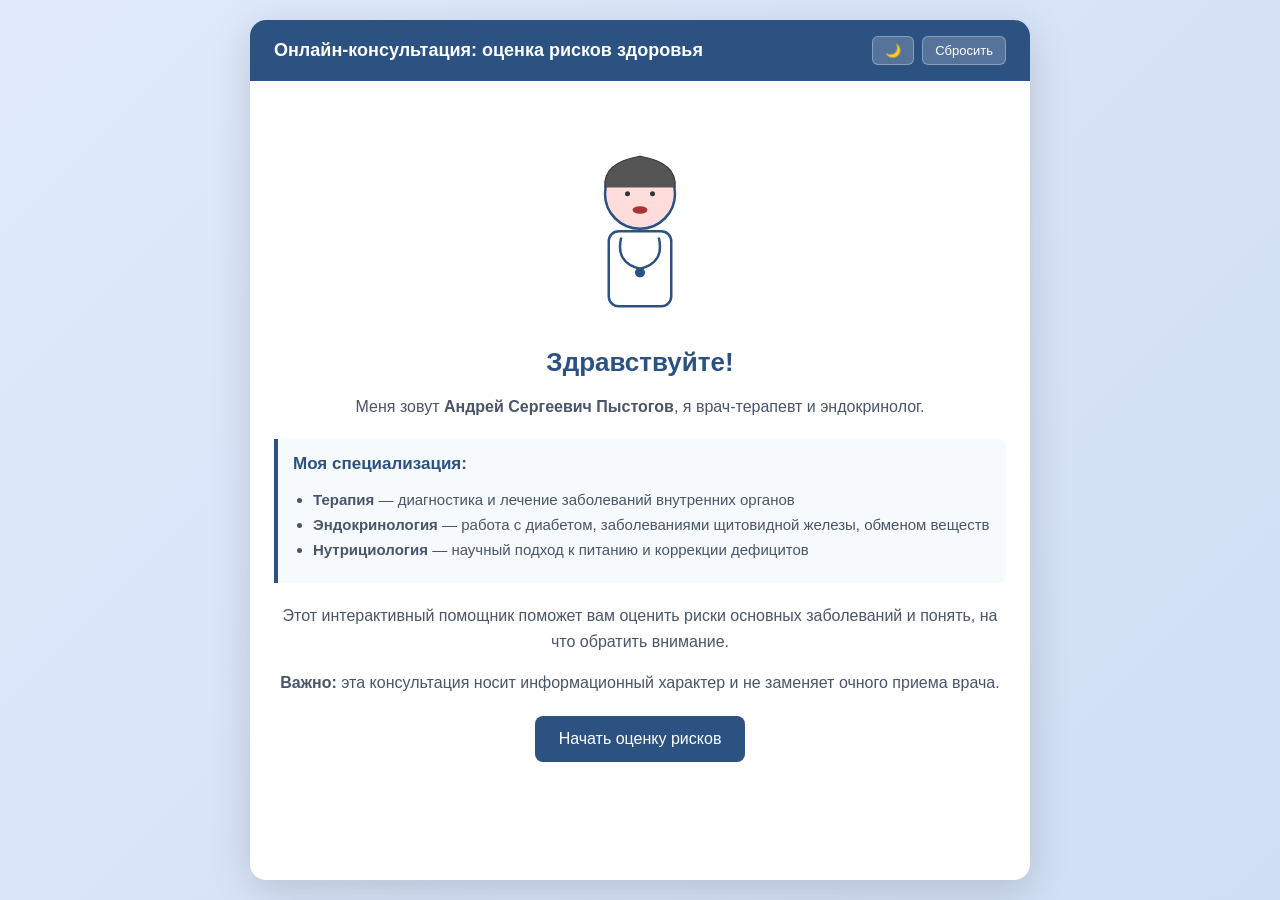
<file: riski.html>
<!DOCTYPE html>
<html lang="ru">
<head>
<meta charset="UTF-8">
<meta name="viewport" content="width=device-width, initial-scale=1.0, maximum-scale=1.0, user-scalable=no">
<title>Диалог с врачом — оценка рисков</title>
<style>
:root {
--bg: linear-gradient(135deg, #e0eafc, #cfdef3);
--card: #fff;
--text: #2d3748;
--text-soft: #4a5568;
--muted: #718096;
--border: #cbd5e0;
--header: #2c5282;
--header-text: #fff;
--bubble: #f7fafc;
--btn: #2c5282;
--btn-hover: #2a4365;
--btn-sec: #edf2f7;
--btn-sec-text: #2d3748;
--risk-low: #c6f6d5;
--risk-low-t: #22543d;
--risk-med: #feebc8;
--risk-med-t: #7b341e;
--risk-high: #fed7d7;
--risk-high-t: #742a2a;
--missing: #fff5b1;
--missing-b: #f6e05e;
--credentials-bg: #f7fafc;
--input-bg: #fff;
--accent: #38a169;
--taplink: #6b46c1;
--taplink-hover: #553c9a;
--hint-bg: #ebf8ff;
--hint-border: #90cdf4;
--hint-text: #2c5282;
--pregnant-bg: #fef5e7;
--pregnant-border: #f39c12;
--pregnant-text: #7d6608;
--therapy-bg: #fff5f5;
--therapy-border: #fc8181;
--therapy-text: #742a2a;
--stop-bg: #fff8f0;
--stop-border: #ed8936;
--stop-text: #7b341e;
--section-bg: #edf2f7;
--section-title: #2c5282;
--group-lifestyle: #ebf8ff;
--group-lifestyle-b: #4299e1;
--group-lifestyle-t: #2c5282;
--group-med: #fff5f5;
--group-med-b: #fc8181;
--group-med-t: #742a2a;
--group-exam: #f0fff4;
--group-exam-b: #48bb78;
--group-exam-t: #22543d;
}
body.dark {
--bg: linear-gradient(135deg, #1a202c, #2d3748);
--card: #2d3748;
--text: #e2e8f0;
--text-soft: #cbd5e0;
--muted: #a0aec0;
--border: #4a5568;
--header: #1a365d;
--header-text: #fff;
--bubble: #1a202c;
--btn: #4299e1;
--btn-hover: #3182ce;
--btn-sec: #4a5568;
--btn-sec-text: #e2e8f0;
--risk-low: #22543d;
--risk-low-t: #c6f6d5;
--risk-med: #7b341e;
--risk-med-t: #feebc8;
--risk-high: #742a2a;
--risk-high-t: #fed7d7;
--missing: #744210;
--missing-b: #d69e2e;
--credentials-bg: #1a202c;
--input-bg: #1a202c;
--accent: #48bb78;
--taplink: #9f7aea;
--taplink-hover: #805ad5;
--hint-bg: #1a365d;
--hint-border: #2b6cb0;
--hint-text: #90cdf4;
--pregnant-bg: #744210;
--pregnant-border: #d69e2e;
--pregnant-text: #fbd38d;
--therapy-bg: #742a2a;
--therapy-border: #fc8181;
--therapy-text: #fed7d7;
--stop-bg: #744210;
--stop-border: #ed8936;
--stop-text: #fbd38d;
--section-bg: #1a202c;
--section-title: #90cdf4;
--group-lifestyle: #1a365d;
--group-lifestyle-b: #4299e1;
--group-lifestyle-t: #90cdf4;
--group-med: #742a2a;
--group-med-b: #fc8181;
--group-med-t: #fed7d7;
--group-exam: #22543d;
--group-exam-b: #48bb78;
--group-exam-t: #c6f6d5;
}
* { box-sizing: border-box; -webkit-tap-highlight-color: transparent; }
html { -webkit-text-size-adjust: 100%; }
body {
margin: 0;
font-family: -apple-system, BlinkMacSystemFont, Segoe UI, Roboto, sans-serif;
background: var(--bg);
min-height: 100vh;
display: flex;
justify-content: center;
padding: 20px;
color: var(--text);
transition: background 0.3s, color 0.3s;
font-size: 16px;
}
.app {
width: 100%;
max-width: 780px;
background: var(--card);
border-radius: 16px;
box-shadow: 0 10px 40px rgba(0,0,0,0.15);
overflow: hidden;
transition: background 0.3s;
}
.header {
background: var(--header);
color: var(--header-text);
padding: 16px 24px;
font-size: 18px;
font-weight: 600;
display: flex;
justify-content: space-between;
align-items: center;
gap: 10px;
}
.header-title { flex: 1; min-width: 0; }
.header-controls { display: flex; gap: 8px; flex-shrink: 0; }
.reset-btn, .theme-btn {
background: rgba(255,255,255,0.2);
border: 1px solid rgba(255,255,255,0.3);
color: #fff;
padding: 6px 12px;
border-radius: 6px;
cursor: pointer;
font-size: 13px;
white-space: nowrap;
}
.reset-btn:hover, .theme-btn:hover { background: rgba(255,255,255,0.3); }
.content { padding: 24px; min-height: 400px; }
.fade-in { animation: fadeIn 0.4s ease-out; }
@keyframes fadeIn {
from { opacity: 0; transform: translateY(8px); }
to { opacity: 1; transform: translateY(0); }
}
.stagger > * { opacity: 0; animation: fadeIn 0.4s ease-out forwards; }
.stagger > *:nth-child(1) { animation-delay: 0.05s; }
.stagger > *:nth-child(2) { animation-delay: 0.15s; }
.stagger > *:nth-child(3) { animation-delay: 0.25s; }
.stagger > *:nth-child(4) { animation-delay: 0.35s; }
.stagger > *:nth-child(5) { animation-delay: 0.45s; }
.stagger > *:nth-child(6) { animation-delay: 0.55s; }
.stagger > *:nth-child(7) { animation-delay: 0.65s; }
.stagger > *:nth-child(8) { animation-delay: 0.75s; }
.progress {
position: relative;
height: 22px;
background: var(--border);
border-radius: 11px;
margin-bottom: 24px;
overflow: hidden;
cursor: pointer;
}
.progress-segments {
position: absolute;
top: 0; left: 0;
width: 100%; height: 100%;
display: flex;
z-index: 1;
}
.progress-seg {
flex: 1;
background: transparent;
border-right: 1px solid rgba(255,255,255,0.3);
transition: background 0.2s;
position: relative;
}
.progress-seg:last-child { border-right: none; }
.progress-seg:hover { background: rgba(255,255,255,0.15); }
.progress-seg.done { background: rgba(56, 161, 105, 0.35); }
.progress-seg.current { background: rgba(66, 153, 225, 0.35); }
.progress-bar {
position: absolute;
top: 0; left: 0;
height: 100%;
background: linear-gradient(90deg, #38a169, #48bb78);
transition: width 0.4s;
z-index: 2;
pointer-events: none;
opacity: 0.55;
}
.fill-indicator {
position: absolute;
top: 50%;
left: 50%;
transform: translate(-50%, -50%);
font-size: 11px;
font-weight: 600;
color: var(--text);
white-space: nowrap;
z-index: 3;
pointer-events: none;
text-shadow: 0 0 3px var(--card);
}
.step-check {
position: absolute;
right: -4px;
top: -6px;
width: 22px;
height: 22px;
background: var(--accent);
color: #fff;
border-radius: 50%;
display: flex;
align-items: center;
justify-content: center;
font-size: 13px;
font-weight: bold;
opacity: 0;
transform: scale(0);
pointer-events: none;
z-index: 4;
box-shadow: 0 2px 6px rgba(0,0,0,0.2);
}
.step-check.show { animation: checkPop 1.5s ease-out forwards; }
@keyframes checkPop {
0% { opacity: 0; transform: scale(0) rotate(-45deg); }
20% { opacity: 1; transform: scale(1.3) rotate(0deg); }
40% { transform: scale(1) rotate(0deg); }
75% { opacity: 1; transform: scale(1) rotate(0deg); }
100% { opacity: 0; transform: scale(0.9) rotate(0deg); }
}
.field { margin-bottom: 16px; }
.field label {
display: block;
margin-bottom: 6px;
font-weight: 500;
color: var(--text);
font-size: 15px;
}
.field input, .field select {
width: 100%;
padding: 12px 14px;
border: 1px solid var(--border);
border-radius: 8px;
font-size: 16px;
background: var(--input-bg);
color: var(--text);
transition: border-color 0.2s, background 0.2s;
}
.field input::placeholder { color: var(--muted); }
.field .hint {
font-size: 13px;
color: var(--muted);
margin-top: 4px;
font-style: italic;
}
.field.error input, .field.error select {
border-color: #e53e3e;
border-width: 2px;
background: #fff5f5;
}
body.dark .field.error input, body.dark .field.error select { background: #3d2424; }
.field-error-text {
font-size: 12px;
color: #e53e3e;
margin-top: 4px;
font-weight: 500;
display: none;
}
.field.error .field-error-text { display: block; }
.error-message {
background: var(--risk-high);
border-left: 4px solid #e53e3e;
padding: 14px;
border-radius: 0 8px 8px 0;
margin: 16px 0 0 0;
font-size: 15px;
color: var(--risk-high-t);
line-height: 1.5;
font-weight: 500;
}
.row { display: flex; gap: 12px; flex-wrap: wrap; }
.row .field { flex: 1; min-width: 140px; }
.btn {
background: var(--btn);
color: #fff;
border: none;
padding: 14px 24px;
border-radius: 8px;
font-size: 16px;
cursor: pointer;
font-weight: 500;
transition: background 0.2s, transform 0.1s;
text-decoration: none;
display: inline-block;
}
.btn:hover { background: var(--btn-hover); }
.btn:active { transform: scale(0.98); }
.btn.secondary { background: var(--btn-sec); color: var(--btn-sec-text); }
.btn.secondary:hover { background: var(--border); }
.btn.small { padding: 10px 16px; font-size: 14px; }
.btn.accent { background: var(--accent); }
.btn.accent:hover { background: #2f855a; }
.btn.taplink { background: var(--taplink); font-weight: 600; }
.btn.taplink:hover { background: var(--taplink-hover); }
.btn.warning { background: #dd6b20; }
.btn.warning:hover { background: #c05621; }
.btn.doctor { background: #e53e3e; font-weight: 600; }
.btn.doctor:hover { background: #c53030; }
.actions { display: flex; gap: 10px; margin-top: 20px; flex-wrap: wrap; }
.intro { text-align: center; padding: 20px 0; }
.intro-avatar { width: 150px; height: 200px; margin: 0 auto 20px; }
.intro-avatar svg { width: 100%; height: 100%; }
.intro h2 { color: var(--btn); margin-bottom: 10px; font-size: 26px; }
.intro p { color: var(--text-soft); line-height: 1.6; margin-bottom: 15px; font-size: 16px; }
.intro .credentials {
background: var(--credentials-bg);
border-left: 4px solid var(--btn);
padding: 15px;
margin: 20px 0;
text-align: left;
border-radius: 0 8px 8px 0;
}
.intro .credentials h3 { margin-top: 0; color: var(--btn); font-size: 17px; }
.intro .credentials ul { margin: 10px 0; padding-left: 20px; }
.intro .credentials li { margin: 8px 0; color: var(--text-soft); font-size: 15px; }
.dialog { display: flex; gap: 16px; flex-wrap: wrap; }
.avatar { flex-shrink: 0; width: 120px; height: 160px; }
.avatar svg { width: 100%; height: 100%; }
.mouth {
transform-origin: center;
animation: talk 0.3s infinite alternate;
animation-play-state: paused;
}
.mouth.active { animation-play-state: running; }
@keyframes talk { from { transform: scaleY(1); } to { transform: scaleY(0.4); } }
.bubble {
flex: 1;
background: var(--bubble);
border-radius: 12px;
padding: 18px;
font-size: 16px;
line-height: 1.6;
color: var(--text);
min-width: 280px;
transition: background 0.3s;
}
.options { margin-top: 16px; display: flex; flex-direction: column; gap: 8px; }
.option {
background: var(--card);
border: 1px solid var(--border);
padding: 12px 16px;
border-radius: 8px;
cursor: pointer;
text-align: left;
font-size: 15px;
transition: all 0.2s;
color: var(--text);
}
.option:hover { border-color: var(--btn); background: var(--bubble); transform: translateX(4px); }
.option.taplink-opt {
border-color: var(--taplink);
background: var(--taplink);
color: #fff;
font-weight: 600;
}
.option.taplink-opt:hover { background: var(--taplink-hover); }
.option.doctor-opt {
border-color: #e53e3e;
background: #e53e3e;
color: #fff;
font-weight: 600;
}
.option.doctor-opt:hover { background: #c53030; }
.risk { display: inline-block; padding: 4px 12px; border-radius: 4px; font-weight: 600; font-size: 14px; }
.risk.low { background: var(--risk-low); color: var(--risk-low-t); }
.risk.med { background: var(--risk-med); color: var(--risk-med-t); }
.risk.high { background: var(--risk-high); color: var(--risk-high-t); }
.risk.anemia { background: var(--risk-high); color: var(--risk-high-t); }
.risk.warn { background: #bee3f8; color: #2a4365; }
.risk.pregnant { background: var(--pregnant-bg); color: var(--pregnant-text); border: 1px solid var(--pregnant-border); }
.missing-data {
background: var(--missing);
border: 1px solid var(--missing-b);
padding: 10px;
border-radius: 8px;
margin-top: 12px;
font-size: 14px;
color: var(--text);
}
.info-hint {
background: var(--hint-bg);
border-left: 3px solid var(--hint-border);
padding: 12px;
border-radius: 0 8px 8px 0;
margin: 12px 0;
font-size: 14px;
color: var(--hint-text);
line-height: 1.5;
}
.good-news {
background: var(--risk-low);
border-left: 4px solid var(--risk-low-t);
padding: 14px;
border-radius: 0 8px 8px 0;
margin: 12px 0;
font-size: 15px;
color: var(--risk-low-t);
line-height: 1.5;
}
.pregnant-warning {
background: var(--pregnant-bg);
border-left: 4px solid var(--pregnant-border);
padding: 14px;
border-radius: 0 8px 8px 0;
margin: 12px 0;
font-size: 15px;
color: var(--pregnant-text);
line-height: 1.5;
}
.therapy-hint {
background: var(--therapy-bg);
border-left: 4px solid var(--therapy-border);
padding: 14px;
border-radius: 0 8px 8px 0;
margin: 12px 0;
font-size: 15px;
color: var(--therapy-text);
line-height: 1.5;
font-weight: 500;
}
.diabetes-info {
background: var(--therapy-bg);
border-left: 4px solid var(--therapy-border);
padding: 14px;
border-radius: 0 8px 8px 0;
margin: 12px 0;
font-size: 15px;
color: var(--therapy-text);
line-height: 1.6;
}
.risk-scale {
margin: 10px 0 14px 0;
padding: 10px 12px;
background: var(--bubble);
border-radius: 8px;
}
.risk-scale-bar {
position: relative;
height: 20px;
border-radius: 10px;
overflow: hidden;
display: flex;
margin-bottom: 6px;
}
.risk-scale-bar .seg { flex: 1; }
.risk-scale.risk-type .seg.s1 { background: #48bb78; }
.risk-scale.risk-type .seg.s2 { background: #ed8936; }
.risk-scale.risk-type .seg.s3 { background: #f56565; }
.risk-scale.risk-type .seg.s4 { background: #c53030; }
.risk-scale.bi-type .seg.s1 { background: #c53030; }
.risk-scale.bi-type .seg.s2 { background: #ed8936; }
.risk-scale.bi-type .seg.s3 { background: #48bb78; }
.risk-scale.bi-type .seg.s4 { background: #ed8936; }
.risk-scale.bi-type .seg.s5 { background: #c53030; }
.risk-scale.egfr-type .seg.s1 { background: #c53030; }
.risk-scale.egfr-type .seg.s2 { background: #ed8936; }
.risk-scale.egfr-type .seg.s3 { background: #68d391; }
.risk-scale.egfr-type .seg.s4 { background: #38a169; }
.risk-scale.egfr-type .seg.s5 { background: #f56565; }
.risk-scale-marker {
position: absolute;
top: -4px;
width: 4px;
height: 28px;
background: #1a202c;
border-radius: 2px;
transition: left 0.5s;
box-shadow: 0 0 0 2px #fff;
}
.risk-scale-labels {
display: flex;
justify-content: space-between;
font-size: 11px;
color: var(--muted);
}
.report-section {
background: var(--bubble);
border-radius: 12px;
padding: 18px;
margin-bottom: 16px;
}
.report-section h3 {
margin-top: 0;
color: var(--btn);
font-size: 18px;
border-bottom: 2px solid var(--border);
padding-bottom: 8px;
}
.report-item {
display: flex;
justify-content: space-between;
align-items: center;
padding: 10px 0;
border-bottom: 1px dashed var(--border);
flex-wrap: wrap;
gap: 8px;
font-size: 15px;
}
.report-item:last-child { border-bottom: none; }
.report-item .val-block { text-align: right; }
.report-item .ref-line {
display: block;
font-size: 12px;
color: var(--muted);
margin-top: 2px;
font-weight: 400;
}
.bio-age-display {
text-align: center;
padding: 24px;
background: linear-gradient(135deg, var(--btn), #2b6cb0);
color: #fff;
border-radius: 12px;
margin-bottom: 16px;
}
.bio-age-number { font-size: 56px; font-weight: 700; line-height: 1; }
.bio-age-label { font-size: 15px; opacity: 0.9; margin-top: 4px; }
.bio-age-diff {
display: inline-block;
margin-top: 10px;
padding: 5px 14px;
border-radius: 12px;
font-size: 15px;
font-weight: 600;
background: rgba(255,255,255,0.2);
}
.checklist-item {
display: flex;
align-items: center;
gap: 12px;
padding: 12px;
background: var(--bubble);
border-radius: 8px;
margin-bottom: 8px;
font-size: 15px;
}
.checklist-item input[type="checkbox"] { width: 22px; height: 22px; cursor: pointer; }
.checklist-item.done { opacity: 0.6; }
.checklist-item.done .test-name { text-decoration: line-through; }
.test-name { flex: 1; font-weight: 500; }
.test-reason { font-size: 13px; color: var(--muted); margin-top: 2px; }
.test-status {
font-size: 12px;
padding: 4px 10px;
border-radius: 10px;
background: var(--risk-med);
color: var(--risk-med-t);
white-space: nowrap;
}
.test-status.done { background: var(--risk-low); color: var(--risk-low-t); }
.whatif-slider { margin-bottom: 16px; }
.whatif-slider label {
display: flex;
justify-content: space-between;
margin-bottom: 6px;
font-weight: 500;
font-size: 15px;
}
.whatif-slider input[type="range"] { width: 100%; accent-color: var(--btn); }
.whatif-slider .value { font-weight: 600; color: var(--btn); }
.whatif-toggle {
display: flex;
align-items: center;
gap: 10px;
padding: 12px;
background: var(--bubble);
border-radius: 8px;
margin-bottom: 8px;
cursor: pointer;
font-size: 15px;
}
.whatif-toggle input { width: 22px; height: 22px; }
.modified-banner {
background: var(--risk-med);
border-left: 4px solid var(--risk-med-t);
padding: 14px;
border-radius: 0 8px 8px 0;
margin-bottom: 16px;
font-size: 15px;
color: var(--risk-med-t);
line-height: 1.5;
}
.calc-block {
background: var(--hint-bg);
border: 1px solid var(--hint-border);
padding: 12px;
border-radius: 8px;
margin-top: 8px;
font-size: 14px;
color: var(--hint-text);
}
.calc-block strong { color: var(--btn); }
.lab-section {
background: var(--section-bg);
border-radius: 10px;
padding: 14px;
margin-bottom: 16px;
border-left: 4px solid var(--section-title);
}
.lab-section-title {
font-size: 14px;
font-weight: 700;
color: var(--section-title);
text-transform: uppercase;
letter-spacing: 0.5px;
margin-bottom: 12px;
}
.sex-pregnant-block {
background: var(--credentials-bg);
border: 1px solid var(--border);
border-radius: 10px;
padding: 14px;
margin-bottom: 16px;
}
.sex-pregnant-block .block-title {
font-size: 13px;
font-weight: 600;
color: var(--muted);
text-transform: uppercase;
letter-spacing: 0.5px;
margin-bottom: 10px;
}
.checkbox-wrapper {
margin-top: 12px;
padding: 14px 16px;
background: var(--card);
border: 2px solid var(--border);
border-radius: 10px;
cursor: pointer;
transition: all 0.2s;
user-select: none;
display: block;
}
.checkbox-wrapper:hover { border-color: var(--btn); background: var(--bubble); }
.checkbox-wrapper.checked { border-color: var(--pregnant-border); background: var(--pregnant-bg); }
.checkbox-wrapper input[type="checkbox"] { display: none; }
.checkbox-wrapper .checkbox-row { display: flex; align-items: center; gap: 14px; }
.checkbox-wrapper .checkbox-icon {
width: 28px;
height: 28px;
border-radius: 8px;
border: 2px solid var(--border);
background: var(--card);
display: flex;
align-items: center;
justify-content: center;
flex-shrink: 0;
transition: all 0.2s;
font-size: 18px;
color: transparent;
}
.checkbox-wrapper.checked .checkbox-icon {
background: var(--pregnant-border);
border-color: var(--pregnant-border);
color: #fff;
}
.checkbox-wrapper .checkbox-label { flex: 1; }
.checkbox-wrapper .checkbox-label .main-text {
font-size: 15px;
font-weight: 600;
color: var(--text);
display: block;
margin-bottom: 2px;
}
.checkbox-wrapper .checkbox-label .sub-text {
font-size: 12px;
color: var(--muted);
font-style: italic;
}
.stop-screen { text-align: center; padding: 30px 20px; }
.stop-icon {
width: 120px;
height: 120px;
margin: 0 auto 20px;
background: var(--stop-bg);
border-radius: 50%;
display: flex;
align-items: center;
justify-content: center;
font-size: 60px;
}
.stop-screen h2 { color: var(--stop-text); margin-bottom: 16px; font-size: 24px; }
.stop-screen .stop-message {
background: var(--stop-bg);
border: 2px solid var(--stop-border);
border-radius: 12px;
padding: 20px;
margin: 20px 0;
text-align: left;
line-height: 1.6;
color: var(--stop-text);
font-size: 15px;
}
.stop-screen .stop-message strong { display: block; margin-bottom: 8px; font-size: 16px; }
.stop-screen .stop-message ul { margin: 10px 0; padding-left: 20px; }
.stop-screen .stop-message li { margin: 6px 0; }
.tips-group {
border-radius: 10px;
padding: 14px 16px;
margin-bottom: 14px;
border-left: 4px solid;
}
.tips-group.lifestyle { background: var(--group-lifestyle); border-color: var(--group-lifestyle-b); color: var(--group-lifestyle-t); }
.tips-group.medication { background: var(--group-med); border-color: var(--group-med-b); color: var(--group-med-t); }
.tips-group.examination { background: var(--group-exam); border-color: var(--group-exam-b); color: var(--group-exam-t); }
.tips-group-title {
font-size: 15px;
font-weight: 700;
margin: 0 0 10px 0;
text-transform: uppercase;
letter-spacing: 0.5px;
display: flex;
align-items: center;
gap: 8px;
}
.tips-group-item {
padding: 10px 0;
border-bottom: 1px dashed rgba(0,0,0,0.1);
font-size: 14px;
line-height: 1.5;
}
.tips-group-item:last-child { border-bottom: none; }
.tips-group-item strong { display: block; margin-bottom: 3px; font-size: 15px; }
.tips-group-item .tip-desc { opacity: 0.85; font-size: 13px; }

@media (max-width: 600px) {
body { padding: 8px; font-size: 16px; }
.app { border-radius: 12px; }
.header { padding: 12px 14px; font-size: 15px; flex-wrap: wrap; }
.header-title { font-size: 14px; flex-basis: 100%; margin-bottom: 6px; }
.header-controls { width: 100%; justify-content: flex-end; }
.reset-btn, .theme-btn { font-size: 12px; padding: 5px 10px; }
.content { padding: 14px; }
.field input, .field select { font-size: 16px; padding: 12px; }
.field label { font-size: 15px; }
.field .hint { font-size: 13px; }
.btn { font-size: 16px; padding: 14px 18px; width: 100%; text-align: center; }
.btn.small { font-size: 14px; padding: 10px 14px; width: auto; }
.actions { flex-direction: column; gap: 8px; }
.intro-avatar { width: 110px; height: 150px; }
.intro h2 { font-size: 22px; }
.intro p { font-size: 15px; }
.dialog { flex-direction: column; }
.avatar { width: 90px; height: 120px; margin: 0 auto; }
.bubble { min-width: 100%; font-size: 16px; padding: 14px; }
.option { font-size: 15px; padding: 12px; }
.report-item { flex-direction: column; align-items: flex-start; }
.report-item .val-block { text-align: left; margin-top: 4px; }
.bio-age-number { font-size: 44px; }
.bio-age-label { font-size: 14px; }
.risk-scale-labels { font-size: 10px; }
.row { flex-direction: column; gap: 0; }
.row .field { min-width: 100%; }
.report-section { padding: 14px; }
.report-section h3 { font-size: 17px; }
.checklist-item { font-size: 15px; padding: 12px; }
.lab-section { padding: 12px; }
.lab-section-title { font-size: 14px; }
.fill-indicator { font-size: 10px; }
.tips-group { padding: 12px; }
.tips-group-title { font-size: 13px; }
.tips-group-item { font-size: 13px; }
.tips-group-item strong { font-size: 14px; }
}
@media (max-width: 380px) {
.header-title { font-size: 13px; }
.bio-age-number { font-size: 38px; }
.risk-scale-labels span { font-size: 9px; }
}
@media print {
body { background: #fff !important; padding: 0; }
body::before {
content: var(--watermark-text, "Отчёт");
position: fixed;
top: 50%;
left: 50%;
transform: translate(-50%, -50%) rotate(-35deg);
font-size: 58px;
font-weight: 700;
color: rgba(44, 82, 130, 0.10);
z-index: 9999;
pointer-events: none;
white-space: nowrap;
letter-spacing: 2px;
}
.app { box-shadow: none; max-width: 100%; }
.header, .reset-btn, .theme-btn, .btn, .actions, .avatar { display: none !important; }
.content { padding: 0; }
.bubble { background: #fff; }
.report-section { break-inside: avoid; }
.bio-age-display { background: #2c5282 !important; -webkit-print-color-adjust: exact; print-color-adjust: exact; }
.modified-banner { display: none !important; }
}
</style>
</head>
<body>
<div class="app">
<div class="header">
<span class="header-title">Онлайн-консультация: оценка рисков здоровья</span>
<div class="header-controls">
<button class="theme-btn" id="themeBtn">🌙</button>
<button class="reset-btn" id="resetBtn">Сбросить</button>
</div>
</div>
<div class="content" id="content">
<p style="text-align:center;color:var(--muted)">Загрузка...</p>
</div>
</div>
<script>
(function() {
'use strict';
const TAPLINK_ONLINE = 'https://pystogovas.taplink.ws/';
const TAPLINK_OFFLINE = 'https://bestmedgroup.ru/registr';
const DIABETES_RISK_TEXT = 'Наличие сахарного диабета автоматически повышает сердечно-сосудистый риск. Для большинства пациентов с сахарным диабетом риск является высоким или очень высоким. Для более точного расчёта врач на приёме использует специальный калькулятор SCORE2-Diabetes.';
const SCORE2_DISCLAIMER = 'Расчёт SCORE2 в данном калькуляторе упрощён. Для более точной оценки сердечно-сосудистого риска с учётом всех индивидуальных факторов врач на консультации использует специализированные таблицы и калькуляторы.';

const liveValidationRules = {
age: { min: 18, max: 100, msg: 'Возраст: 18–100 лет' },
height: { min: 120, max: 230, msg: 'Рост: 120–230 см' },
weight: { min: 30, max: 250, msg: 'Вес: 30–250 кг' },
waist: { min: 40, max: 180, msg: 'Талия: 40–180 см' },
sbp: { min: 70, max: 250, msg: 'САД: 70–250 мм рт.ст.' },
dbp: { min: 40, max: 150, msg: 'ДАД: 40–150 мм рт.ст.' },
glucose: { min: 1.0, max: 40, msg: 'Глюкоза: 1.0–40 ммоль/л' },
hba1c: { min: 3.0, max: 20, msg: 'HbA1c: 3.0–20%' },
cholesterol: { min: 2.0, max: 15, msg: 'Холестерин: 2.0–15 ммоль/л' },
ldl: { min: 0.5, max: 12, msg: 'ЛПНП: 0.5–12 ммоль/л' },
hdl: { min: 0.3, max: 4.0, msg: 'ЛПВП: 0.3–4.0 ммоль/л' },
triglycerides: { min: 0.3, max: 20, msg: 'Триглицериды: 0.3–20 ммоль/л' },
creatinine: { min: 20, max: 1000, msg: 'Креатинин: 20–1000 мкмоль/л' },
hemoglobin: { min: 50, max: 220, msg: 'Гемоглобин: 50–220 г/л' },
hematocrit: { min: 20, max: 65, msg: 'Гематокрит: 20–65%' },
mcv: { min: 50, max: 140, msg: 'MCV: 50–140 фл' },
rbc: { min: 2.0, max: 7.5, msg: 'RBC: 2.0–7.5 ×10¹²/л' },
leukocytes: { min: 1.0, max: 30, msg: 'Лейкоциты: 1.0–30 ×10⁹/л' },
platelets: { min: 50, max: 800, msg: 'Тромбоциты: 50–800 ×10⁹/л' },
alt: { min: 5, max: 1000, msg: 'АЛТ: 5–1000 Ед/л' },
ast: { min: 5, max: 1000, msg: 'АСТ: 5–1000 Ед/л' },
ggt: { min: 5, max: 1000, msg: 'ГГТ: 5–1000 Ед/л' },
bilirubin: { min: 2, max: 500, msg: 'Билирубин: 2–500 мкмоль/л' },
total_protein: { min: 40, max: 110, msg: 'Общий белок: 40–110 г/л' },
albumin: { min: 15, max: 70, msg: 'Альбумин: 15–70 г/л' },
calcium: { min: 1.5, max: 3.5, msg: 'Кальций: 1.5–3.5 ммоль/л' },
magnesium: { min: 0.3, max: 2.5, msg: 'Магний: 0.3–2.5 ммоль/л' },
uric_acid: { min: 50, max: 1000, msg: 'Мочевая кислота: 50–1000 мкмоль/л' },
ferritin: { min: 1, max: 1500, msg: 'Ферритин: 1–1500 нг/мл' },
crp: { min: 0.1, max: 500, msg: 'СРБ: 0.1–500 мг/л' },
tsh: { min: 0.01, max: 50, msg: 'ТТГ: 0.01–50 мЕд/л' },
pth: { min: 1, max: 500, msg: 'ПТГ: 1–500 пг/мл' },
vitamin_d: { min: 3, max: 200, msg: 'Витамин D: 3–200 нг/мл' },
vitamin_b12: { min: 50, max: 2000, msg: 'Витамин B12: 50–2000 пг/мл' },
folate: { min: 1, max: 50, msg: 'Фолаты: 1–50 нг/мл' },
testosterone: { min: 0.5, max: 60, msg: 'Тестостерон: 0.5–60 нмоль/л' },
gspg: { min: 5, max: 200, msg: 'ГСПГ: 5–200 нмоль/л' },
psa: { min: 0.1, max: 100, msg: 'ПСА: 0.1–100 нг/мл' }
};

let audioCtx = null;
function initAudio() {
if (!audioCtx) {
try { audioCtx = new (window.AudioContext || window.webkitAudioContext)(); } catch(e) {}
}
}
function playClick() {
initAudio();
if (!audioCtx) return;
try {
const osc = audioCtx.createOscillator();
const gain = audioCtx.createGain();
osc.connect(gain); gain.connect(audioCtx.destination);
osc.frequency.value = 800; osc.type = 'sine';
gain.gain.setValueAtTime(0.08, audioCtx.currentTime);
gain.gain.exponentialRampToValueAtTime(0.001, audioCtx.currentTime + 0.08);
osc.start(); osc.stop(audioCtx.currentTime + 0.08);
} catch(e) {}
}
function playSuccess() {
initAudio();
if (!audioCtx) return;
try {
[523, 659, 784].forEach((freq, i) => {
const osc = audioCtx.createOscillator();
const gain = audioCtx.createGain();
osc.connect(gain); gain.connect(audioCtx.destination);
osc.frequency.value = freq; osc.type = 'sine';
const t = audioCtx.currentTime + i * 0.08;
gain.gain.setValueAtTime(0.06, t);
gain.gain.exponentialRampToValueAtTime(0.001, t + 0.15);
osc.start(t); osc.stop(t + 0.15);
});
} catch(e) {}
}

const themeBtn = document.getElementById('themeBtn');
const savedTheme = localStorage.getItem('theme');
if (savedTheme === 'dark') {
document.body.classList.add('dark');
themeBtn.textContent = '☀️';
}
themeBtn.addEventListener('click', function() {
playClick();
document.body.classList.toggle('dark');
const isDark = document.body.classList.contains('dark');
themeBtn.textContent = isDark ? '☀️' : '🌙';
try { localStorage.setItem('theme', isDark ? 'dark' : 'light'); } catch(e) {}
});

const storage = {
get: function(k) { try { return sessionStorage.getItem(k); } catch(e) { return null; } },
set: function(k, v) { try { sessionStorage.setItem(k, v); } catch(e) {} },
remove: function(k) { try { sessionStorage.removeItem(k); } catch(e) {} }
};

function getInitialPatient() {
return {
name: '', sex: 'm', age: 0, pregnant: false, hasDiabetes: false,
smoking: false, alcohol: 0,
height: 0, weight: 0, waist: 0,
activity: 0, vegetables: 0,
hypertension: false, glucoseHistory: false,
familyDiabetes: false, familyCancer: false,
familyTEP: false, familyHipFracture: false,
sbp: 0, dbp: 0,
glucose: null, hba1c: null,
cholesterol: null, ldl: null, hdl: null, triglycerides: null,
alt: null, ast: null, ggt: null, bilirubin: null, total_protein: null,
platelets: null,
creatinine: null, urea: null,
hemoglobin: null, mcv: null, ferritin: null, rbc: null, hematocrit: null,
tsh: null, leukocytes: null, crp: null,
calcium: null, albumin: null, pth: null, magnesium: null,
testosterone: null, gspg: null, psa: null,
uric_acid: null, vitamin_d: null, vitamin_b12: null, folate: null
};
}

let patient = getInitialPatient();

const saved = storage.get('patientData');
if (saved) {
try {
const data = JSON.parse(saved);
if (data && typeof data === 'object') {
Object.keys(data).forEach(function(k) {
if (patient.hasOwnProperty(k)) patient[k] = data[k];
});
}
} catch(e) {}
}

let originalPatientData = null;
let dataModifiedViaWhatIf = false;
function saveOriginalData() { originalPatientData = JSON.parse(JSON.stringify(patient)); }
function restoreOriginalData() {
if (originalPatientData) {
Object.keys(originalPatientData).forEach(function(k) { patient[k] = originalPatientData[k]; });
dataModifiedViaWhatIf = false;
}
}
function savePatient() { storage.set('patientData', JSON.stringify(patient)); }
function displayName() { return (patient.name && patient.name.trim()) ? patient.name.trim() : 'Дорогой гость'; }

function getPos(level, type, direction) {
if (type === 'risk') {
if (level === 'low') return 15;
if (level === 'med') return 37;
if (level === 'high') return 62;
if (level === 'vhigh') return 87;
return 50;
}
if (type === 'egfr') {
if (level === 'vlow') return 10;
if (level === 'low') return 30;
if (level === 'med') return 50;
if (level === 'high') return 70;
if (level === 'vhigh') return 90;
return 50;
}
if (level === 'low') return 50;
if (level === 'med') {
if (direction === 'low') return 30;
if (direction === 'high') return 70;
return 30;
}
if (level === 'high' || level === 'anemia') {
if (direction === 'low') return 10;
if (direction === 'high') return 90;
return 10;
}
return 50;
}
function safeParseFloat(val) {
if (val === null || val === undefined || val === '') return 0;
const cleaned = String(val).replace(',', '.');
const result = parseFloat(cleaned);
return isNaN(result) ? 0 : result;
}
function calcCorrectedCalcium(ca, alb) {
if (ca === null || ca === undefined || alb === null || alb === undefined) return null;
return ca + 0.02 * (40 - alb);
}
function calcFreeTestosterone(tt_nmoll, shbg_nmoll, alb_gl) {
if (tt_nmoll === null || tt_nmoll === undefined || tt_nmoll === '' ||
shbg_nmoll === null || shbg_nmoll === undefined || shbg_nmoll === '' ||
alb_gl === null || alb_gl === undefined || alb_gl === '') {
return null;
}
const TT = parseFloat(tt_nmoll) * 1e-9;
const SHBG = parseFloat(shbg_nmoll) * 1e-9;
const ALB = parseFloat(alb_gl) / 69000;
const Kt = 1.0e9, Ka = 3.6e4;
const a = Kt * (1 + Ka * ALB);
const b = 1 + Ka * ALB + Kt * SHBG - Kt * TT;
const c = -TT;
const disc = b * b - 4 * a * c;
if (disc < 0) return null;
const F_mol = (-b + Math.sqrt(disc)) / (2 * a);
return F_mol * 1e12;
}
function calcMentzerIndex(mcv, rbc) {
if (mcv === null || mcv === undefined || mcv === '' || rbc === null || rbc === undefined || rbc === '') return null;
return parseFloat(mcv) / parseFloat(rbc);
}

const refs = {
glucose: function(v) {
if (v === null || v === undefined || v === '') return null;
if (v < 5.6) return { level: 'low', text: 'Норма', ref: 'норма: 4.1–5.6 ммоль/л', pos: getPos('low','bi','high'), type: 'bi' };
if (v < 7.0) return { level: 'med', text: 'Вероятен предиабет', ref: 'норма: 4.1–5.6, диабет: ≥7.0', pos: getPos('med','bi','high'), type: 'bi' };
return { level: 'high', text: 'Вероятен сахарный диабет', ref: 'диагностический порог: ≥7.0 ммоль/л', pos: getPos('high','bi','high'), type: 'bi' };
},
hba1c: function(v) {
if (v === null || v === undefined || v === '') return null;
if (v < 5.7) return { level: 'low', text: 'Норма', ref: 'норма: <5.7%', pos: getPos('low','bi','high'), type: 'bi' };
if (v < 6.5) return { level: 'med', text: 'Вероятен предиабет', ref: 'предиабет: 5.7–6.4%', pos: getPos('med','bi','high'), type: 'bi' };
return { level: 'high', text: 'Вероятен диабет', ref: 'диагноз диабета: ≥6.5%', pos: getPos('high','bi','high'), type: 'bi' };
},
cholesterol: function(v) {
if (v === null || v === undefined || v === '') return null;
if (v < 5.0) return { level: 'low', text: 'Норма', ref: 'норма: <5.0 ммоль/л', pos: getPos('low','bi','high'), type: 'bi' };
if (v < 6.2) return { level: 'med', text: 'Умеренное повышение', ref: 'умеренное: 5.0–6.2', pos: getPos('med','bi','high'), type: 'bi' };
return { level: 'high', text: 'Высокий', ref: 'высокий: ≥6.2 ммоль/л', pos: getPos('high','bi','high'), type: 'bi' };
},
ldl: function(v) {
if (v === null || v === undefined || v === '') return null;
if (v < 3.0) return { level: 'low', text: 'Норма', ref: 'норма для низкого риска: <3.0', pos: getPos('low','bi','high'), type: 'bi' };
if (v < 4.1) return { level: 'med', text: 'Умеренное повышение', ref: 'умеренное: 3.0–4.0', pos: getPos('med','bi','high'), type: 'bi' };
return { level: 'high', text: 'Высокий', ref: 'высокий: ≥4.1 ммоль/л', pos: getPos('high','bi','high'), type: 'bi' };
},
hdl: function(v) {
if (v === null || v === undefined || v === '') return null;
const min = patient.sex === 'f' ? 1.2 : 1.0;
if (v >= min && v <= 2.3) return { level: 'low', text: 'Норма', ref: 'оптимально: ' + min + '–2.3 ммоль/л', pos: getPos('low','bi','high'), type: 'bi' };
if (v > 2.3) return { level: 'med', text: 'Слишком высокий', ref: '>2.3 может повышать риск', pos: getPos('med','bi','high'), type: 'bi' };
if (v >= min - 0.2) return { level: 'med', text: 'Умеренно снижен', ref: 'низкий: <' + min, pos: getPos('med','bi','low'), type: 'bi' };
return { level: 'high', text: 'Снижен (фактор риска)', ref: 'низкий ЛПВП — фактор риска ССЗ', pos: getPos('high','bi','low'), type: 'bi' };
},
triglycerides: function(v) {
if (v === null || v === undefined || v === '') return null;
if (v < 1.7) return { level: 'low', text: 'Норма', ref: 'норма: <1.7 ммоль/л', pos: getPos('low','bi','high'), type: 'bi' };
if (v < 2.3) return { level: 'med', text: 'Умеренное повышение', ref: 'умеренное: 1.7–2.2', pos: getPos('med','bi','high'), type: 'bi' };
return { level: 'high', text: 'Высокий', ref: 'высокий: ≥2.3 ммоль/л', pos: getPos('high','bi','high'), type: 'bi' };
},
creatinine: function(v) {
if (v === null || v === undefined || v === '') return null;
const lo = patient.sex === 'f' ? 44 : 62;
const hi = patient.sex === 'f' ? 80 : 106;
if (v >= lo && v <= hi) return { level: 'low', text: 'Норма', ref: 'норма: ' + lo + '–' + hi + ' мкмоль/л', pos: getPos('low','bi','high'), type: 'bi' };
if (v > hi && v <= hi + 20) return { level: 'med', text: 'Умеренно повышен', ref: 'норма: ' + lo + '–' + hi, pos: getPos('med','bi','high'), type: 'bi' };
if (v > hi) return { level: 'high', text: 'Повышен', ref: 'требуется оценка СКФ', pos: getPos('high','bi','high'), type: 'bi' };
return { level: 'med', text: 'Снижен', ref: 'норма: ' + lo + '–' + hi, pos: getPos('med','bi','low'), type: 'bi' };
},
alt: function(v) {
if (v === null || v === undefined || v === '') return null;
const hi = patient.sex === 'f' ? 32 : 40;
if (v < hi) return { level: 'low', text: 'Норма', ref: 'норма: <' + hi + ' Ед/л', pos: getPos('low','bi','high'), type: 'bi' };
if (v < hi * 2) return { level: 'med', text: 'Умеренно повышен', ref: 'норма: <' + hi + '; рекомендуется УЗИ ОБП', pos: getPos('med','bi','high'), type: 'bi' };
return { level: 'high', text: 'Повышен', ref: 'требуется УЗИ ОБП, при необходимости — эластография печени', pos: getPos('high','bi','high'), type: 'bi' };
},
ast: function(v) {
if (v === null || v === undefined || v === '') return null;
const hi = patient.sex === 'f' ? 32 : 40;
if (v < hi) return { level: 'low', text: 'Норма', ref: 'норма: <' + hi + ' Ед/л', pos: getPos('low','bi','high'), type: 'bi' };
if (v < hi * 2) return { level: 'med', text: 'Умеренно повышен', ref: 'норма: <' + hi + '; рекомендуется УЗИ ОБП', pos: getPos('med','bi','high'), type: 'bi' };
return { level: 'high', text: 'Повышен', ref: 'требуется УЗИ ОБП, при необходимости — эластография печени', pos: getPos('high','bi','high'), type: 'bi' };
},
ggt: function(v) {
if (v === null || v === undefined || v === '') return null;
const hi = patient.sex === 'f' ? 38 : 55;
if (v < hi) return { level: 'low', text: 'Норма', ref: 'норма: <' + hi + ' Ед/л', pos: getPos('low','bi','high'), type: 'bi' };
if (v < hi * 2) return { level: 'med', text: 'Умеренно повышен', ref: 'норма: <' + hi + '; рекомендуется УЗИ ОБП', pos: getPos('med','bi','high'), type: 'bi' };
return { level: 'high', text: 'Повышен', ref: '> ' + (hi*2) + ' Ед/л — требуется УЗИ ОБП, при необходимости — эластография печени', pos: getPos('high','bi','high'), type: 'bi' };
},
bilirubin: function(v) {
if (v === null || v === undefined || v === '') return null;
if (v < 21) return { level: 'low', text: 'Норма', ref: 'норма: <21 мкмоль/л', pos: getPos('low','bi','high'), type: 'bi' };
if (v < 50) return { level: 'med', text: 'Умеренно повышен', ref: 'умеренное: 21–50 мкмоль/л', pos: getPos('med','bi','high'), type: 'bi' };
return { level: 'high', text: 'Высокий', ref: '>50 мкмоль/л — требуется консультация', pos: getPos('high','bi','high'), type: 'bi' };
},
total_protein: function(v) {
if (v === null || v === undefined || v === '') return null;
if (v >= 64 && v <= 83) return { level: 'low', text: 'Норма', ref: 'норма: 64–83 г/л', pos: getPos('low','bi','high'), type: 'bi' };
if (v < 64) return { level: 'med', text: 'Снижен', ref: '<64 г/л — нарушение питания, болезни печени/почек', pos: getPos('med','bi','low'), type: 'bi' };
return { level: 'med', text: 'Повышен', ref: '>83 г/л — обезвоживание', pos: getPos('med','bi','high'), type: 'bi' };
},
platelets: function(v) {
if (v === null || v === undefined || v === '') return null;
if (v >= 180 && v <= 320) return { level: 'low', text: 'Норма', ref: 'норма: 180–320 ×10⁹/л', pos: getPos('low','bi','high'), type: 'bi' };
if (v >= 150 && v < 180) return { level: 'med', text: 'Умеренно снижено', ref: 'норма: 180–320', pos: getPos('med','bi','low'), type: 'bi' };
if (v > 320 && v <= 400) return { level: 'med', text: 'Умеренно повышено', ref: 'норма: 180–320', pos: getPos('med','bi','high'), type: 'bi' };
return { level: 'high', text: 'Отклонение', ref: 'норма: 180–320 ×10⁹/л', pos: getPos('high','bi','high'), type: 'bi' };
},
sbp: function(v) {
if (v === null || v === undefined || v === '' || v === 0) return null;
if (v < 130) return { level: 'low', text: 'Норма', ref: 'оптимальное: <130 мм рт.ст.', pos: getPos('low','bi','high'), type: 'bi' };
if (v < 140) return { level: 'med', text: 'Повышенное', ref: 'повышенное: 130–139', pos: getPos('med','bi','high'), type: 'bi' };
if (v < 180) return { level: 'high', text: 'Гипертония', ref: 'гипертония: ≥140', pos: getPos('high','bi','high'), type: 'bi' };
return { level: 'high', text: 'Высокая гипертония', ref: 'критический уровень: ≥180', pos: getPos('high','bi','high'), type: 'bi', vhigh: true };
},
dbp: function(v) {
if (v === null || v === undefined || v === '' || v === 0) return null;
if (v < 80) return { level: 'low', text: 'Норма', ref: 'оптимальное: <80 мм рт.ст.', pos: getPos('low','bi','high'), type: 'bi' };
if (v < 90) return { level: 'med', text: 'Повышенное', ref: 'повышенное: 80–89', pos: getPos('med','bi','high'), type: 'bi' };
return { level: 'high', text: 'Гипертония', ref: 'гипертония: ≥90 мм рт.ст.', pos: getPos('high','bi','high'), type: 'bi' };
},
bmi: function(v) {
if (!v) return null;
if (v < 18.5) return { level: 'med', text: 'Недостаточный вес', ref: 'норма: 18.5–24.9', pos: getPos('med','bi','low'), type: 'bi' };
if (v < 25) return { level: 'low', text: 'Норма', ref: 'норма: 18.5–24.9', pos: getPos('low','bi','high'), type: 'bi' };
if (v < 30) return { level: 'med', text: 'Избыточный вес', ref: 'избыток: 25–29.9', pos: getPos('med','bi','high'), type: 'bi' };
return { level: 'high', text: 'Ожирение', ref: 'ожирение: ≥30', pos: getPos('high','bi','high'), type: 'bi' };
},
waist: function(v) {
if (v === null || v === undefined || v === '') return null;
if (patient.sex === 'f') {
if (v < 80) return { level: 'low', text: 'Норма', ref: 'норма для женщин: <80 см (ВОЗ)', pos: getPos('low','bi','high'), type: 'bi' };
if (v < 88) return { level: 'med', text: 'Повышена', ref: 'повышенный риск: 80–88 см (ВОЗ)', pos: getPos('med','bi','high'), type: 'bi' };
return { level: 'high', text: 'Значительно повышена', ref: 'высокий риск: ≥88 см (ВОЗ)', pos: getPos('high','bi','high'), type: 'bi' };
} else {
if (v < 94) return { level: 'low', text: 'Норма', ref: 'норма для мужчин: <94 см', pos: getPos('low','bi','high'), type: 'bi' };
if (v < 102) return { level: 'med', text: 'Повышена', ref: 'повышенный риск: 94–102 см (ВОЗ)', pos: getPos('med','bi','high'), type: 'bi' };
return { level: 'high', text: 'Значительно повышена', ref: 'высокий риск: ≥102 см (ВОЗ)', pos: getPos('high','bi','high'), type: 'bi' };
}
},
whtr: function(v) {
if (v === null || v === undefined) return null;
if (v < 0.5) return { level: 'low', text: 'Норма', ref: 'норма: <0.5', pos: getPos('low','bi','high'), type: 'bi' };
if (v < 0.6) return { level: 'med', text: 'Повышено', ref: 'повышенный риск: 0.5–0.6', pos: getPos('med','bi','high'), type: 'bi' };
return { level: 'high', text: 'Высокое', ref: 'высокий риск: ≥0.6', pos: getPos('high','bi','high'), type: 'bi' };
},
hemoglobin: function(v) {
if (v === null || v === undefined || v === '') return null;
let min, max;
if (patient.sex === 'f' && patient.pregnant) { min = 110; max = 150; }
else if (patient.sex === 'f') { min = 120; max = 150; }
else { min = 130; max = 170; }
if (v >= min && v <= max) return { level: 'low', text: 'Норма', ref: 'норма: ' + min + '–' + max + ' г/л', pos: getPos('low','bi','high'), type: 'bi' };
if (v < min) return { level: 'anemia', text: 'Снижен (анемия)', ref: 'ниже ' + min + ' г/л — признаки анемии', pos: getPos('high','bi','low'), type: 'bi' };
return { level: 'med', text: 'Повышен', ref: 'выше ' + max + ' — обезвоживание, эритроцитоз', pos: getPos('med','bi','high'), type: 'bi' };
},
hematocrit: function(v) {
if (v === null || v === undefined || v === '') return null;
const min = patient.sex === 'f' ? 35 : 39;
const max = patient.sex === 'f' ? 45 : 49;
if (v >= min && v <= max) return { level: 'low', text: 'Норма', ref: 'норма: ' + min + '–' + max + '%', pos: getPos('low','bi','high'), type: 'bi' };
if (v < min) return { level: 'anemia', text: 'Снижен (анемия)', ref: 'ниже ' + min + '% — признаки анемии', pos: getPos('high','bi','low'), type: 'bi' };
return { level: 'med', text: 'Повышен', ref: 'выше ' + max + '% — обезвоживание, эритроцитоз', pos: getPos('med','bi','high'), type: 'bi' };
},
rbc: function(v) {
if (v === null || v === undefined || v === '') return null;
const min = patient.sex === 'f' ? 3.8 : 4.3;
const max = patient.sex === 'f' ? 5.1 : 5.7;
if (v >= min && v <= max) return { level: 'low', text: 'Норма', ref: 'норма: ' + min + '–' + max + ' ×10¹²/л', pos: getPos('low','bi','high'), type: 'bi' };
if (v < min) return { level: 'med', text: 'Снижены', ref: 'норма: ' + min + '–' + max, pos: getPos('med','bi','low'), type: 'bi' };
return { level: 'med', text: 'Повышены', ref: 'норма: ' + min + '–' + max, pos: getPos('med','bi','high'), type: 'bi' };
},
mcv: function(v) {
if (v === null || v === undefined || v === '') return null;
if (v >= 80 && v <= 100) return { level: 'low', text: 'Нормоцитоз', ref: 'норма: 80–100 фл', pos: getPos('low','bi','high'), type: 'bi' };
if (v < 80) return { level: 'high', text: 'Микроцитоз', ref: '<80 фл: железодефицит, талассемия', pos: getPos('high','bi','low'), type: 'bi' };
return { level: 'med', text: 'Макроцитоз', ref: '>100 фл: дефицит B12/B9, алкоголь, болезни печени', pos: getPos('med','bi','high'), type: 'bi' };
},
ferritin: function(v) {
if (v === null || v === undefined || v === '') return null;
const upper = patient.sex === 'f' ? 150 : 300;
if (v < 30) return { level: 'high', text: 'Дефицит железа', ref: 'порог дефицита: <30 нг/мл (ASH/EHA)', pos: getPos('high','bi','low'), type: 'bi' };
if (v < 50) return { level: 'med', text: 'Умеренно снижен', ref: '30–50: функциональный дефицит', pos: getPos('med','bi','low'), type: 'bi' };
if (v <= upper) return { level: 'low', text: 'Норма', ref: 'норма: до ' + upper + ' нг/мл', pos: getPos('low','bi','high'), type: 'bi' };
return { level: 'med', text: 'Повышен', ref: '>' + upper + ': исключить перегрузку железом, воспаление', pos: getPos('med','bi','high'), type: 'bi' };
},
tsh: function(v) {
if (v === null || v === undefined || v === '') return null;
if (v >= 0.4 && v <= 4.0) return { level: 'low', text: 'Норма', ref: 'норма: 0.4–4.0 мЕд/л', pos: getPos('low','bi','high'), type: 'bi' };
if (v < 0.4) return { level: 'high', text: 'Снижен (гипертиреоз)', ref: '<0.4 мЕд/л', pos: getPos('high','bi','low'), type: 'bi' };
return { level: 'med', text: 'Повышен (гипотиреоз)', ref: '>4.0 мЕд/л', pos: getPos('med','bi','high'), type: 'bi' };
},
leukocytes: function(v) {
if (v === null || v === undefined || v === '') return null;
if (v >= 4.0 && v <= 9.0) return { level: 'low', text: 'Норма', ref: 'норма: 4.0–9.0 ×10⁹/л', pos: getPos('low','bi','high'), type: 'bi' };
if (v < 4.0) return { level: 'high', text: 'Лейкопения', ref: '<4.0 ×10⁹/л', pos: getPos('high','bi','low'), type: 'bi' };
return { level: 'med', text: 'Лейкоцитоз', ref: '>9.0 ×10⁹/л', pos: getPos('med','bi','high'), type: 'bi' };
},
crp: function(v) {
if (v === null || v === undefined || v === '') return null;
if (v < 5) return { level: 'low', text: 'Норма', ref: 'норма: <5 мг/л', pos: getPos('low','bi','high'), type: 'bi' };
if (v < 10) return { level: 'med', text: 'Умеренное воспаление', ref: '5–10 мг/л', pos: getPos('med','bi','high'), type: 'bi' };
if (v < 100) return { level: 'high', text: 'Выраженное воспаление', ref: '10–100 мг/л', pos: getPos('high','bi','high'), type: 'bi' };
return { level: 'high', text: 'Острое воспаление', ref: '>100 мг/л', pos: getPos('high','bi','high'), type: 'bi', vhigh: true };
},
calcium: function(v) {
if (v === null || v === undefined || v === '') return null;
if (v >= 2.15 && v <= 2.55) return { level: 'low', text: 'Норма', ref: 'норма: 2.15–2.55 ммоль/л', pos: getPos('low','bi','high'), type: 'bi' };
if (v < 2.15) return { level: 'med', text: 'Снижен', ref: '<2.15 ммоль/л', pos: getPos('med','bi','low'), type: 'bi' };
return { level: 'high', text: 'Повышен', ref: '>2.55 ммоль/л', pos: getPos('high','bi','high'), type: 'bi' };
},
albumin: function(v) {
if (v === null || v === undefined || v === '') return null;
if (v >= 35 && v <= 52) return { level: 'low', text: 'Норма', ref: 'норма: 35–52 г/л', pos: getPos('low','bi','high'), type: 'bi' };
if (v < 35) return { level: 'med', text: 'Снижен', ref: '<35 г/л', pos: getPos('med','bi','low'), type: 'bi' };
return { level: 'med', text: 'Повышен', ref: '>52 г/л', pos: getPos('med','bi','high'), type: 'bi' };
},
pth: function(v) {
if (v === null || v === undefined || v === '') return null;
if (v >= 15 && v <= 65) return { level: 'low', text: 'Норма', ref: 'норма: 15–65 пг/мл', pos: getPos('low','bi','high'), type: 'bi' };
if (v < 15) return { level: 'high', text: 'Снижен', ref: '<15 пг/мл', pos: getPos('high','bi','low'), type: 'bi' };
return { level: 'med', text: 'Повышен', ref: '>65 пг/мл', pos: getPos('med','bi','high'), type: 'bi' };
},
magnesium: function(v) {
if (v === null || v === undefined || v === '') return null;
if (v >= 0.75 && v <= 1.25) return { level: 'low', text: 'Норма', ref: 'норма: 0.75–1.25 ммоль/л', pos: getPos('low','bi','high'), type: 'bi' };
if (v < 0.75) return { level: 'med', text: 'Снижен', ref: '<0.75 ммоль/л', pos: getPos('med','bi','low'), type: 'bi' };
return { level: 'med', text: 'Повышен', ref: '>1.25 ммоль/л', pos: getPos('med','bi','high'), type: 'bi' };
},
testosterone: function(v) {
if (v === null || v === undefined || v === '') return null;
if (patient.sex === 'f') return null;
if (v >= 8.6 && v <= 29) return { level: 'low', text: 'Норма', ref: 'норма для мужчин: 8.6–29 нмоль/л', pos: getPos('low','bi','high'), type: 'bi' };
if (v < 8.6) return { level: 'med', text: 'Снижен', ref: '<8.6 нмоль/л — гипогонадизм', pos: getPos('med','bi','low'), type: 'bi' };
return { level: 'med', text: 'Повышен', ref: '>29 нмоль/л', pos: getPos('med','bi','high'), type: 'bi' };
},
psa: function(v) {
if (v === null || v === undefined || v === '') return null;
if (patient.sex === 'f') return null;
if (v < 4.0) return { level: 'low', text: 'Норма', ref: 'норма: <4.0 нг/мл', pos: getPos('low','bi','high'), type: 'bi' };
if (v < 10) return { level: 'med', text: 'Умеренное повышение', ref: '4.0–10.0 — "серая зона"', pos: getPos('med','bi','high'), type: 'bi' };
return { level: 'high', text: 'Высокий', ref: '>10.0 нг/мл — срочно к урологу', pos: getPos('high','bi','high'), type: 'bi' };
},
uric_acid: function(v) {
if (v === null || v === undefined || v === '') return null;
const min = patient.sex === 'f' ? 150 : 210;
const max = patient.sex === 'f' ? 360 : 420;
if (v >= min && v <= max) return { level: 'low', text: 'Норма', ref: 'норма: ' + min + '–' + max + ' мкмоль/л', pos: getPos('low','bi','high'), type: 'bi' };
if (v < min) return { level: 'med', text: 'Снижен', ref: '<' + min + ' мкмоль/л', pos: getPos('med','bi','low'), type: 'bi' };
return { level: 'high', text: 'Повышен (гиперурикемия)', ref: '>' + max + ' мкмоль/л', pos: getPos('high','bi','high'), type: 'bi' };
},
vitamin_d: function(v) {
if (v === null || v === undefined || v === '') return null;
if (v < 20) return { level: 'high', text: 'Дефицит', ref: '<20 нг/мл — дефицит', pos: getPos('high','bi','low'), type: 'bi' };
if (v < 30) return { level: 'med', text: 'Недостаточность', ref: '20–30 нг/мл', pos: getPos('med','bi','low'), type: 'bi' };
if (v <= 100) return { level: 'low', text: 'Норма', ref: '30–100 нг/мл', pos: getPos('low','bi','high'), type: 'bi' };
return { level: 'med', text: 'Возможная токсичность', ref: '>100 нг/мл', pos: getPos('med','bi','high'), type: 'bi' };
},
vitamin_b12: function(v) {
if (v === null || v === undefined || v === '') return null;
if (v < 200) return { level: 'high', text: 'Дефицит', ref: '<200 пг/мл — дефицит B12', pos: getPos('high','bi','low'), type: 'bi' };
if (v < 300) return { level: 'med', text: 'Пограничный', ref: '200–300 пг/мл', pos: getPos('med','bi','low'), type: 'bi' };
if (v <= 900) return { level: 'low', text: 'Норма', ref: '200–900 пг/мл', pos: getPos('low','bi','high'), type: 'bi' };
return { level: 'med', text: 'Повышен', ref: '>900 пг/мл', pos: getPos('med','bi','high'), type: 'bi' };
},
folate: function(v) {
if (v === null || v === undefined || v === '') return null;
if (v < 3) return { level: 'high', text: 'Дефицит', ref: '<3 нг/мл — дефицит фолатов', pos: getPos('high','bi','low'), type: 'bi' };
if (v < 5) return { level: 'med', text: 'Пограничный', ref: '3–5 нг/мл — пограничный уровень', pos: getPos('med','bi','low'), type: 'bi' };
if (v <= 17) return { level: 'low', text: 'Норма', ref: 'норма: 3–17 нг/мл', pos: getPos('low','bi','high'), type: 'bi' };
return { level: 'med', text: 'Повышен', ref: '>17 нг/мл — требует уточнения', pos: getPos('med','bi','high'), type: 'bi' };
}
};

const calc = {
bmi: function() {
return (patient.weight && patient.height) ? patient.weight / Math.pow(patient.height/100, 2) : null;
},
whtr: function() {
return (patient.waist && patient.height) ? patient.waist / patient.height : null;
},
whtrRisk: function() {
const r = calc.whtr();
if (r === null) return { level: 'med', text: 'Нет данных' };
if (r < 0.5) return { level: 'low', text: 'Норма' };
if (r < 0.6) return { level: 'med', text: 'Повышен' };
return { level: 'high', text: 'Высокий' };
},
waistRisk: function() {
const w = patient.waist;
if (!w) return { level: 'med', text: 'Нет данных' };
if (patient.sex === 'f') {
if (w < 80) return { level: 'low', text: 'Норма' };
if (w < 88) return { level: 'med', text: 'Повышена' };
return { level: 'high', text: 'Высокая' };
} else {
if (w < 94) return { level: 'low', text: 'Норма' };
if (w < 102) return { level: 'med', text: 'Повышена' };
return { level: 'high', text: 'Высокая' };
}
},
findrisk: function() {
if (patient.hasDiabetes) return null;
if (!patient.age || !patient.weight || !patient.height || !patient.waist) return null;
let s = 0;
if (patient.age < 45) s += 0;
else if (patient.age < 55) s += 2;
else if (patient.age < 65) s += 3;
else s += 4;
const bmi = calc.bmi();
if (bmi < 25) s += 0; else if (bmi < 30) s += 1; else s += 3;
if (patient.sex === 'm') {
if (patient.waist < 94) s += 0; else if (patient.waist < 102) s += 3; else s += 4;
} else {
if (patient.waist < 80) s += 0; else if (patient.waist < 88) s += 3; else s += 4;
}
if (patient.activity < 1) s += 2;
if (patient.vegetables < 1) s += 1;
if (patient.hypertension) s += 2;
if (patient.glucoseHistory) s += 5;
if (patient.familyDiabetes) s += 3;
return s;
},
findriskText: function() {
const s = calc.findrisk();
if (s === null) return { level: 'med', text: 'Недостаточно данных', pct: null, type: 'risk' };
if (s < 7) return { level: 'low', text: 'Низкий (' + s + ' баллов) — ~1% на 10 лет', pct: getPos('low','risk'), type: 'risk' };
if (s < 15) return { level: 'med', text: 'Умеренный (' + s + ') — ~4-17% на 10 лет', pct: getPos('med','risk'), type: 'risk' };
if (s < 21) return { level: 'high', text: 'Высокий (' + s + ') — ~33% на 10 лет', pct: getPos('high','risk'), type: 'risk' };
return { level: 'high', text: 'Очень высокий (' + s + ') — ~50% на 10 лет', pct: getPos('vhigh','risk'), type: 'risk' };
},
fib4: function() {
if (!patient.alt || !patient.ast || !patient.platelets || !patient.age) return null;
return (patient.age * patient.ast) / (patient.platelets * Math.sqrt(patient.alt));
},
fib4Text: function() {
const v = calc.fib4();
if (v === null) return { level: 'med', text: 'Недостаточно данных', pct: null, type: 'risk' };
if (v < 1.3) return { level: 'low', text: 'Низкий риск фиброза (' + v.toFixed(2) + ')', pct: getPos('low','risk'), type: 'risk' };
if (v < 2.67) return { level: 'med', text: 'Промежуточный (' + v.toFixed(2) + ') — нужно уточнение', pct: getPos('med','risk'), type: 'risk' };
return { level: 'high', text: 'Высокий (' + v.toFixed(2) + ') — вероятен фиброз', pct: getPos('high','risk'), type: 'risk' };
},
egfr: function() {
if (!patient.creatinine || !patient.age || !patient.sex) return null;
const scr = patient.creatinine / 88.4;
const kappa = patient.sex === 'f' ? 0.7 : 0.9;
const alpha = patient.sex === 'f' ? -0.241 : -0.302;
const min = Math.min(scr / kappa, 1);
const max = Math.max(scr / kappa, 1);
return 142 * Math.pow(min, alpha) * Math.pow(max, -1.200) * Math.pow(0.9938, patient.age) * (patient.sex === 'f' ? 1.012 : 1);
},
egfrText: function() {
const v = calc.egfr();
if (v === null) return { level: 'med', text: 'Нет данных по креатинину', pct: null, type: 'risk' };
if (v >= 90 && v <= 120) return { level: 'low', text: 'Оптимум (СКФ ' + Math.round(v) + ')', pct: getPos('high','egfr'), type: 'egfr' };
if (v > 120) return { level: 'high', text: 'Гиперфильтрация (СКФ ' + Math.round(v) + ') — нужна консультация', pct: getPos('vhigh','egfr'), type: 'egfr' };
if (v >= 60) return { level: 'low', text: 'Небольшое снижение (СКФ ' + Math.round(v) + ') — пограничная зона', pct: getPos('med','egfr'), type: 'egfr' };
if (v >= 45) return { level: 'med', text: 'Умеренно снижена (СКФ ' + Math.round(v) + ')', pct: getPos('low','egfr'), type: 'egfr' };
return { level: 'high', text: 'Значительно снижена (СКФ ' + Math.round(v) + ') — нужна консультация', pct: getPos('vlow','egfr'), type: 'egfr' };
},
score2: function() {
if (patient.hasDiabetes) return null;
if (patient.age < 40) return { level: 'warn', text: 'Шкала SCORE2 валидна с 40 лет', pct: null, tooYoung: true, type: 'risk', note: SCORE2_DISCLAIMER };
if (patient.age > 89) return { level: 'warn', text: 'Шкала SCORE2 валидна до 89 лет', pct: null, tooOld: true, type: 'risk', note: SCORE2_DISCLAIMER };
if (!patient.sbp || !patient.cholesterol || !patient.hdl || !patient.age || !patient.sex)
return { level: 'med', text: 'Недостаточно данных', pct: null, type: 'risk', note: SCORE2_DISCLAIMER };
const nonHDL = patient.cholesterol - patient.hdl;
const age = patient.age;
const smoking = patient.smoking ? 1 : 0;
const sbp = patient.sbp;
let alpha, b1, b2, b3, b4, b5, b6, b7, St;
if (age < 70) {
if (patient.sex === 'm') {
alpha = -11.33; b1 = 0.074; b2 = 0.60; b3 = 0.23; b4 = 0.15;
b5 = -0.009; b6 = -0.002; b7 = -0.002; St = 0.9333;
} else {
alpha = -13.17; b1 = 0.078; b2 = 0.66; b3 = 0.28; b4 = 0.17;
b5 = -0.012; b6 = -0.003; b7 = -0.002; St = 0.9622;
}
} else {
if (patient.sex === 'm') {
alpha = -8.44; b1 = 0.055; b2 = 0.43; b3 = 0.19; b4 = 0.12;
b5 = -0.006; b6 = -0.001; b7 = -0.001; St = 0.8933;
} else {
alpha = -9.77; b1 = 0.060; b2 = 0.48; b3 = 0.23; b4 = 0.14;
b5 = -0.008; b6 = -0.002; b7 = -0.001; St = 0.9346;
}
}
const linearPredictor = alpha + b1*age + b2*smoking + b3*(sbp/10) + b4*nonHDL + b5*age*smoking + b6*age*(sbp/10) + b7*age*nonHDL;
const risk = 1 - Math.pow(St, Math.exp(linearPredictor));
const riskPct = Math.max(0, Math.min(100, risk * 100));
let level, txt, suffix = '';
if (age < 50) {
if (riskPct < 2.5) { level = 'low'; txt = 'Низкий'; }
else if (riskPct < 7.5) { level = 'med'; txt = 'Умеренный'; }
else { level = 'high'; txt = 'Высокий'; }
} else if (age < 70) {
if (riskPct < 5) { level = 'low'; txt = 'Низкий'; }
else if (riskPct < 10) { level = 'med'; txt = 'Умеренный'; }
else { level = 'high'; txt = 'Высокий'; }
} else {
suffix = ' [SCORE2-OP]';
if (riskPct < 7.5) { level = 'low'; txt = 'Низкий'; }
else if (riskPct < 15) { level = 'med'; txt = 'Умеренный'; }
else { level = 'high'; txt = 'Высокий'; }
}
// Корректировка при множественных факторах риска
let adjusted = false;
let riskFactorsCount = 0;
if (patient.smoking) riskFactorsCount++;
if (patient.sbp >= 140) riskFactorsCount++;
if (patient.cholesterol >= 6.0) riskFactorsCount++;
if (age >= 60) riskFactorsCount++;
if (riskFactorsCount >= 3 && level === 'low') {
level = 'med';
txt = 'Умеренный (по числу факторов риска)';
adjusted = true;
}
if (riskFactorsCount >= 4 && level !== 'high') {
level = 'high';
txt = 'Высокий (по числу факторов риска)';
adjusted = true;
}
const pctText = adjusted ? '' : ' (~' + riskPct.toFixed(1) + '% на 10 лет)';
return { level: level, text: txt + pctText + suffix, pct: getPos(level,'risk'), riskPct: riskPct, isOP: age >= 70, type: 'risk', riskFactorsCount: riskFactorsCount, adjusted: adjusted, note: SCORE2_DISCLAIMER };
},
biologicalAge: function() {
if (!patient.age) return null;
let bio = patient.age;
if (patient.smoking) bio += 4;
const bmi = calc.bmi();
if (bmi && bmi >= 30) bio += 5;
else if (bmi && bmi >= 25) bio += 2;
if (patient.sbp >= 140) bio += 3;
else if (patient.sbp >= 130) bio += 1;
if (patient.activity < 1) bio += 2;
else if (patient.activity >= 3) bio -= 1;
const whtr = calc.whtr();
if (whtr && whtr >= 0.6) bio += 3;
else if (whtr && whtr >= 0.5) bio += 1;
if (patient.cholesterol && patient.cholesterol >= 6) bio += 2;
if (patient.familyCancer) bio += 1;
if (patient.alcohol > 7) bio += 1;
if (patient.vegetables < 3) bio += 1;
bio = Math.round(bio);
bio = Math.max(18, Math.min(patient.age + 20, bio));
return bio;
}
};

function renderRiskScale(pct, label, type) {
if (pct === null || pct === undefined) return '';
const clamped = Math.max(0, Math.min(100, pct));
let scaleType, segCount, labelsHtml;
if (type === 'bi') {
scaleType = 'bi-type';
segCount = 5;
labelsHtml = '<span>Снижено</span><span>Умер. снижено</span><span>Норма</span><span>Умер. повышено</span><span>Повышено</span>';
} else if (type === 'egfr') {
scaleType = 'egfr-type';
segCount = 5;
labelsHtml = '<span>&lt;45</span><span>45–60</span><span>60–90</span><span>90–120</span><span>&gt;120</span>';
} else {
scaleType = 'risk-type';
segCount = 4;
labelsHtml = '<span>Низкий</span><span>Умеренный</span><span>Высокий</span><span>Очень высокий</span>';
}
let segs = '';
for (let i = 1; i <= segCount; i++) {
segs += '<div class="seg s' + i + '"></div>';
}
return '<div class="risk-scale ' + scaleType + '">' +
'<div class="risk-scale-bar">' +
segs +
'<div class="risk-scale-marker" style="left:calc(' + clamped + '% - 2px)"></div>' +
'</div>' +
'<div class="risk-scale-labels">' + labelsHtml + '</div>' +
(label ? '<div style="text-align:center;margin-top:6px;font-size:12px;color:var(--muted)">' + label + '</div>' : '') +
'</div>';
}

window.togglePregnancyField = function() {
try {
const sexSelect = document.getElementById('sex');
const pregField = document.getElementById('pregnantField');
if (!sexSelect || !pregField) return;
const sex = sexSelect.value;
pregField.style.display = sex === 'f' ? 'block' : 'none';
if (sex === 'm') {
const pregCb = document.getElementById('pregnant');
if (pregCb) {
pregCb.checked = false;
const wrapper = document.getElementById('pregnantWrapper');
if (wrapper) wrapper.classList.remove('checked');
}
}
} catch(e) { console.error('togglePregnancyField error:', e); }
};
window.togglePregnancyCheck = function() {
try {
const cb = document.getElementById('pregnant');
const wrapper = document.getElementById('pregnantWrapper');
if (cb && wrapper) {
setTimeout(function() {
if (cb.checked) { wrapper.classList.add('checked'); }
else { wrapper.classList.remove('checked'); }
}, 10);
}
} catch(e) { console.error('togglePregnancyCheck error:', e); }
};
window.toggleDiabetesCheck = function() {
try {
const cb = document.getElementById('hasDiabetes');
const wrapper = document.getElementById('diabetesWrapper');
if (cb && wrapper) {
setTimeout(function() {
if (cb.checked) { wrapper.classList.add('checked'); }
else { wrapper.classList.remove('checked'); }
}, 10);
}
} catch(e) { console.error('toggleDiabetesCheck error:', e); }
};

function getStepRequiredInfo(step) {
const requiredFields = {
0: ['age'],
1: ['height', 'weight', 'waist'],
2: [],
3: []
};
const fields = requiredFields[step] || [];
let filled = 0;
fields.forEach(function(id) {
const el = document.getElementById(id);
if (!el) return;
const val = String(el.value).trim().replace(',', '.');
if (val !== '' && !isNaN(parseFloat(val)) && parseFloat(val) > 0) filled++;
});
return { filled: filled, total: fields.length };
}

function updateProgressBar(step) {
const progress = document.querySelector('.progress');
if (!progress) return;
const bar = progress.querySelector('.progress-bar');
if (bar) bar.style.width = ((step + 1) * 25) + '%';
const segs = progress.querySelectorAll('.progress-seg');
segs.forEach(function(seg, i) {
seg.classList.remove('done', 'current');
if (i < step) seg.classList.add('done');
else if (i === step) seg.classList.add('current');
});
const info = getStepRequiredInfo(step);
const indicator = progress.querySelector('.fill-indicator');
if (indicator) {
if (info.total === 0) {
indicator.textContent = 'Шаг ' + (step + 1) + ' из 4';
} else {
indicator.textContent = 'Шаг ' + (step + 1) + ' из 4 • ' + info.filled + ' из ' + info.total + ' обязательных';
}
}
}

function showStepCheck() {
const check = document.querySelector('.step-check');
if (!check) return;
check.classList.remove('show');
void check.offsetWidth;
check.classList.add('show');
setTimeout(function() { check.classList.remove('show'); }, 1600);
}

function validateFieldLive(id) {
const rule = liveValidationRules[id];
if (!rule) return;
const el = document.getElementById(id);
if (!el) return;
const field = el.closest('.field');
if (!field) return;
const raw = String(el.value).trim();
const errText = field.querySelector('.field-error-text');
if (raw === '') {
field.classList.remove('error');
if (errText) errText.textContent = '';
return;
}
const num = parseFloat(raw.replace(',', '.'));
if (isNaN(num)) {
field.classList.add('error');
if (errText) errText.textContent = 'Введите число';
return;
}
if (num < rule.min || num > rule.max) {
field.classList.add('error');
if (errText) errText.textContent = rule.msg;
} else {
field.classList.remove('error');
if (errText) errText.textContent = '';
}
}

function attachLiveValidation() {
Object.keys(liveValidationRules).forEach(function(id) {
const el = document.getElementById(id);
if (!el) return;
el.removeEventListener('input', el._liveHandler);
el._liveHandler = function() { validateFieldLive(id); updateProgressBar(currentStep); };
el.addEventListener('input', el._liveHandler);
});
}

const dialogNodes = {
start: {
text: function() {
let greeting = 'Здравствуйте, ' + displayName() + '! ';
if (patient.hasDiabetes) {
greeting += DIABETES_RISK_TEXT + ' ';
}
greeting += 'Давайте поговорим о вашем здоровье. Какие риски вас интересуют?';
return greeting;
},
options: function() {
const opts = [
{ label: '📅 Запись на онлайн консультацию', next: 'taplinkOnline', taplink: true, doctor: true },
{ label: '🏥 Запись на очный прием (Краснодар)', next: 'taplinkOffline', taplink: true, doctor: true }
];
if (patient.hasDiabetes) {
opts.push({ label: 'Сердечно-сосудистый риск при диабете', next: 'diabetes' });
} else {
opts.push({ label: 'Сердце и сосуды (SCORE2)', next: 'cvRisk' });
opts.push({ label: 'Риск диабета (FINDRISC)', next: 'diabetes' });
}
opts.push(
{ label: 'Печень и почки (FIB-4, СКФ)', next: 'liverKidney' },
{ label: 'Наследственность и скрининг', next: 'heredity' },
{ label: 'Ваши показатели и нормы', next: 'myRefs' },
{ label: 'Что делать прямо сейчас?', next: 'actions' },
{ label: 'Редактировать данные', next: 'editData' }
);
return opts;
}
},
myRefs: {
text: function() {
const itemsList = [
{ key: 'sbp', name: 'Систолическое давление', unit: ' мм рт.ст.', section: 'other' },
{ key: 'dbp', name: 'Диастолическое давление', unit: ' мм рт.ст.', section: 'other' },
{ key: 'glucose', name: 'Глюкоза', unit: ' ммоль/л', section: 'bio' },
{ key: 'hba1c', name: 'HbA1c', unit: '%', section: 'bio' },
{ key: 'cholesterol', name: 'Общий холестерин', unit: ' ммоль/л', section: 'bio' },
{ key: 'ldl', name: 'ЛПНП', unit: ' ммоль/л', section: 'bio' },
{ key: 'hdl', name: 'ЛПВП', unit: ' ммоль/л', section: 'bio' },
{ key: 'triglycerides', name: 'Триглицериды', unit: ' ммоль/л', section: 'bio' },
{ key: 'uric_acid', name: 'Мочевая кислота', unit: ' мкмоль/л', section: 'bio' },
{ key: 'creatinine', name: 'Креатинин', unit: ' мкмоль/л', section: 'bio' },
{ key: 'alt', name: 'АЛТ', unit: ' Ед/л', section: 'bio' },
{ key: 'ast', name: 'АСТ', unit: ' Ед/л', section: 'bio' },
{ key: 'ggt', name: 'ГГТ', unit: ' Ед/л', section: 'bio' },
{ key: 'bilirubin', name: 'Билирубин общий', unit: ' мкмоль/л', section: 'bio' },
{ key: 'total_protein', name: 'Общий белок', unit: ' г/л', section: 'bio' },
{ key: 'albumin', name: 'Альбумин', unit: ' г/л', section: 'bio' },
{ key: 'calcium', name: 'Кальций', unit: ' ммоль/л', section: 'bio', useCorrected: true },
{ key: 'magnesium', name: 'Магний', unit: ' ммоль/л', section: 'bio' },
{ key: 'hemoglobin', name: 'Гемоглобин', unit: ' г/л', section: 'oak' },
{ key: 'hematocrit', name: 'Гематокрит', unit: ' %', section: 'oak' },
{ key: 'rbc', name: 'Эритроциты (RBC)', unit: ' ×10¹²/л', section: 'oak' },
{ key: 'mcv', name: 'MCV', unit: ' фл', section: 'oak' },
{ key: 'leukocytes', name: 'Лейкоциты', unit: ' ×10⁹/л', section: 'oak' },
{ key: 'platelets', name: 'Тромбоциты', unit: ' ×10⁹/л', section: 'oak' },
{ key: 'ferritin', name: 'Ферритин', unit: ' нг/мл', section: 'bio' },
{ key: 'crp', name: 'С-реактивный белок', unit: ' мг/л', section: 'bio' },
{ key: 'tsh', name: 'ТТГ', unit: ' мЕд/л', section: 'horm' },
{ key: 'vitamin_d', name: 'Витамин D 25(OH)', unit: ' нг/мл', section: 'bio' },
{ key: 'vitamin_b12', name: 'Витамин B12', unit: ' пг/мл', section: 'bio' },
{ key: 'folate', name: 'Витамин B9 (фолиевая кислота)', unit: ' нг/мл', section: 'bio' },
{ key: 'pth', name: 'Паратгормон (ПТГ)', unit: ' пг/мл', section: 'horm' },
{ key: 'testosterone', name: 'Тестостерон общий', unit: ' нмоль/л', maleOnly: true, section: 'horm' },
{ key: 'psa', name: 'ПСА', unit: ' нг/мл', maleOnly: true, section: 'horm' },
{ key: 'waist', name: 'Окружность талии', unit: ' см', section: 'other' },
{ key: 'whtr', name: 'Талия/рост (WHtR)', unit: '', section: 'other', isCalc: true }
];
let hasAny = false;
let html = 'Ниже — ваши показатели в сравнении с референсными значениями.<br><br>';
const sections = { oak: '🩸 Общий анализ крови', bio: '🧪 Биохимия', horm: '🔬 Гормоны', other: '📊 Антропометрия и давление' };
const sectionOrder = ['oak', 'bio', 'horm', 'other'];
sectionOrder.forEach(function(secKey) {
const secItems = itemsList.filter(function(m) {
if (m.maleOnly && patient.sex === 'f') return false;
return m.section === secKey;
});
if (secItems.length === 0) return;
let secHtml = '';
secItems.forEach(function(m) {
let v = m.isCalc ? calc.whtr() : patient[m.key];
if (v === null || v === undefined || v === '') return;
if (m.isCalc) {
const r = refs.whtr(v);
if (r) {
hasAny = true;
secHtml += '<div class="report-item"><span>' + m.name + '</span><span class="val-block"><span class="risk ' + r.level + '">' + v.toFixed(2) + ' — ' + r.text + '</span><span class="ref-line">' + r.ref + '</span></span></div>' + renderRiskScale(r.pos, '', r.type);
}
return;
}
if (!refs[m.key]) return;
if (m.useCorrected && patient.albumin !== null && patient.albumin !== undefined && patient.albumin !== '') {
const corr = calcCorrectedCalcium(v, patient.albumin);
if (corr !== null) {
v = corr;
const r = refs.calcium(v);
if (r) {
hasAny = true;
secHtml += '<div class="report-item"><span>' + m.name + ' (скорр.)</span><span class="val-block"><span class="risk ' + r.level + '">' + v.toFixed(2) + m.unit + ' — ' + r.text + '</span><span class="ref-line">исх.: ' + patient.calcium + '; альб.: ' + patient.albumin + '</span></span></div>' + renderRiskScale(r.pos, '', r.type);
}
return;
}
}
const r = refs[m.key](v);
if (!r) return;
hasAny = true;
secHtml += '<div class="report-item"><span>' + m.name + '</span><span class="val-block"><span class="risk ' + r.level + '">' + v + m.unit + ' — ' + r.text + '</span><span class="ref-line">' + r.ref + '</span></span></div>' + renderRiskScale(r.pos, '', r.type);
});
if (secHtml) {
html += '<div style="font-weight:600;color:var(--btn);margin:14px 0 8px 0;font-size:14px;text-transform:uppercase;letter-spacing:0.5px">' + sections[secKey] + '</div>';
html += secHtml;
}
});
const mentzer = calcMentzerIndex(patient.mcv, patient.rbc);
if (mentzer !== null && patient.mcv < 80) {
hasAny = true;
const mentzerRisk = mentzer < 13;
html += '<div class="calc-block"><strong>Индекс Ментцера:</strong> ' + mentzer.toFixed(2) + (mentzerRisk ? ' — <span style="color:var(--risk-high-t);font-weight:600">больше в пользу талассемии</span>' : ' — больше в пользу железодефицитной анемии') + '<br><span style="font-size:11px">Формула: MCV ÷ RBC. &lt;13 — талассемия, &gt;13 — железодефицитная анемия.</span></div>';
}
const freeT = calcFreeTestosterone(patient.testosterone, patient.gspg, patient.albumin);
if (freeT !== null && patient.sex === 'm') {
hasAny = true;
const isNormal = freeT >= 225;
html += '<div class="calc-block"><strong>Свободный тестостерон (Vermeulen 1999):</strong> ' + freeT.toFixed(1) + ' пмоль/л — ' + (isNormal ? 'Норма' : 'Снижен') + '<br><span style="font-size:11px">Нижняя граница нормы для мужчин: ~225 пмоль/л.</span></div>';
} else if (freeT !== null && patient.sex === 'f') {
hasAny = true;
html += '<div class="calc-block"><strong>Свободный тестостерон (Vermeulen 1999):</strong> ' + freeT.toFixed(1) + ' пмоль/л<br><span style="font-size:11px">Норма для женщин значительно ниже (обычно < 20 пмоль/л).</span></div>';
}
if (!hasAny) return 'Вы не ввели лабораторные показатели. Заполните шаг 4 анкеты, чтобы увидеть сравнение с нормами. <button class="btn small secondary" onclick="app.goToStep(3)">Добавить анализы</button>';
html += '<div class="info-hint"><strong>Важно:</strong> референсные значения указаны ориентировочно. Всегда ориентируйтесь на референсы той лаборатории, где сдавали анализ.</div>';
html += '<div class="info-hint"><strong>Про ферритин:</strong> острофазовый белок. При воспалении может быть ложно повышен. Ориентируйтесь на СРБ.</div>';
if (patient.sex === 'f' && patient.pregnant) {
html += '<div class="pregnant-warning"><strong>⚠️ Беременность:</strong> многие показатели имеют специальные референсы для беременных.</div>';
}
return html;
},
options: [{ label: '← К выбору тем', next: 'start' }]
},
editData: {
text: function() { return 'Вы можете вернуться к анкете и изменить любые данные. После сохранения вернетесь сюда.'; },
options: [
{ label: 'Да, редактировать', next: 'goToForm' },
{ label: 'Нет, остаться здесь', next: 'start' }
]
},
goToForm: { action: function() { currentStep = 0; renderForm(currentStep); } },
cvRisk: {
text: function() {
if (patient.hasDiabetes) {
return '<div class="diabetes-info">' + DIABETES_RISK_TEXT + '</div>';
}
const whtr = calc.whtrRisk();
const waistR = calc.waistRisk();
const score2 = calc.score2();
let txt = 'По окружности талии: <span class="risk ' + waistR.level + '">' + waistR.text + '</span> (норма: муж &lt;94 см, жен &lt;80 см).<br>По соотношению талии и роста: <span class="risk ' + whtr.level + '">' + whtr.text + '</span>.';
if (whtr.text === 'Нет данных') {
txt += '<div class="missing-data">Для точной оценки нужны данные по росту и талии. <button class="btn small secondary" onclick="app.goToStep(1)">Добавить данные</button></div>';
}
if (score2) {
txt += '<br><br>10-летний риск сердечно-сосудистых событий по SCORE2:';
if (score2.tooYoung) {
txt += '<br><span class="risk warn">' + score2.text + '</span>';
txt += '<div class="info-hint">Шкала SCORE2 валидна для возраста 40–89 лет.</div>';
} else if (score2.tooOld) {
txt += '<br><span class="risk warn">' + score2.text + '</span>';
txt += '<div class="info-hint">Для возраста старше 89 лет формальный расчёт не проводится.</div>';
} else if (score2.pct === null) {
txt += '<br><span class="risk med">' + score2.text + '</span>';
txt += '<div class="missing-data">Для расчёта SCORE2 нужны систолическое давление, общий холестерин и ЛПВП. <button class="btn small secondary" onclick="app.goToStep(3)">Добавить анализы</button></div>';
} else {
txt += renderRiskScale(score2.pct, score2.text, score2.type);
txt += '<div class="info-hint">Расчёт по официальным коэффициентам ESC 2021 для региона «очень высокий риск» (РФ). Используется nonHDL-холестерин (общий − ЛПВП).</div>';
if (score2.adjusted && score2.riskFactorsCount >= 3) {
txt += '<div class="info-hint"><strong>⚠️ Внимание:</strong> у вас ' + score2.riskFactorsCount + ' фактора риска. Формальный расчёт SCORE2 может занижать риск при множественных факторах — категория повышена до «' + score2.level + '» с учётом клинической картины.</div>';
}
if (score2.level === 'high') {
txt += '<div class="therapy-hint">💊 При высоком СС риске необходимо обсудить с врачом назначение статинов для снижения ЛПНП и риска инфаркта/инсульта.</div>';
}
txt += '<div class="info-hint"><strong>ℹ️ ' + SCORE2_DISCLAIMER + '</strong></div>';
}
}
txt += patient.smoking ? '<br>Курение удваивает риск.' : '<br>Хорошо, что вы не курите.';
return txt;
},
options: function() {
const opts = [
{ label: '📅 Запись на онлайн консультацию', next: 'taplinkOnline', taplink: true, doctor: true },
{ label: '🏥 Запись на очный прием (Краснодар)', next: 'taplinkOffline', taplink: true, doctor: true }
];
if (!patient.hasDiabetes) {
opts.push({ label: 'Что такое SCORE2?', next: 'score2exp' });
opts.push({ label: 'Как снизить риск?', next: 'cvActions' });
}
opts.push({ label: '← К выбору тем', next: 'start' });
return opts;
}
},
score2exp: {
text: function() { return 'SCORE2 — шкала ESC 2021 года. Оценивает 10-летний риск инфаркта, инсульта и других сосудистых событий. Валидна для возраста 40–89 лет. При уже установленном сахарном диабете эта шкала не применяется.<br><br><strong>ℹ️ ' + SCORE2_DISCLAIMER + '</strong>'; },
options: [
{ label: 'Понятно', next: 'cvRisk' },
{ label: '← К выбору тем', next: 'start' }
]
},
cvActions: {
text: function() { return 'Главные шаги: 1) Контроль давления (цель &lt;130/80). 2) Снижение ЛПНП (цель зависит от риска). 3) Отказ от курения. 4) 150 минут активности в неделю. 5) Средиземноморская диета.'; },
options: [{ label: 'Спасибо', next: 'start' }]
},
diabetes: {
text: function() {
if (patient.hasDiabetes) {
return 'У вас установлен сахарный диабет, поэтому риск развития диабета (FINDRISC) и обычный SCORE2 не рассчитываются.<div class="diabetes-info">' + DIABETES_RISK_TEXT + '</div>При диабете особенно важен строгий контроль давления, холестерина и HbA1c — цели лечения определяет врач индивидуально.';
}
const findrisk = calc.findriskText();
let txt = 'Риск развития диабета 2 типа по FINDRISC: <span class="risk ' + findrisk.level + '">' + findrisk.text + '</span>.';
if (findrisk.pct !== null) txt += renderRiskScale(findrisk.pct, 'Риск развития диабета за 10 лет', findrisk.type);
if (findrisk.text === 'Недостаточно данных') {
txt += '<div class="missing-data">Для расчета нужны рост, вес, талия. <button class="btn small secondary" onclick="app.goToStep(1)">Добавить данные</button></div>';
}
txt += '<br><br>Для оценки сердечно-сосудистого риска перейдите в раздел «Сердце и сосуды».';
if (patient.familyDiabetes) txt += '<br><br>Наследственность утяжеляет прогноз, но образ жизни может компенсировать генетику.';
return txt;
},
options: function() {
const opts = [
{ label: '📅 Запись на онлайн консультацию', next: 'taplinkOnline', taplink: true, doctor: true },
{ label: '🏥 Запись на очный прием (Краснодар)', next: 'taplinkOffline', taplink: true, doctor: true }
];
if (!patient.hasDiabetes) {
opts.push({ label: 'Что такое FINDRISC?', next: 'findrisexp' });
opts.push({ label: 'Как снизить риск?', next: 'dmActions' });
} else {
opts.push({ label: 'Что делать прямо сейчас?', next: 'actions' });
}
opts.push({ label: '← К выбору тем', next: 'start' });
return opts;
}
},
findrisexp: {
text: function() { return 'FINDRISC — финский опросник для оценки риска развития диабета 2 типа в ближайшие 10 лет. При уже установленном диабете опросник не применяется.'; },
options: [
{ label: 'Понятно', next: 'diabetes' },
{ label: '← К выбору тем', next: 'start' }
]
},
dmActions: {
text: function() { return 'Три главных шага: 1) 150 минут активности в неделю. 2) Снижение веса на 5-7%. 3) Клетчатка — овощи, цельные злаки.'; },
options: [
{ label: 'Про питание подробнее?', next: 'diet' },
{ label: '← К выбору тем', next: 'start' }
]
},
diet: {
text: function() { return 'Правило тарелки: половина — овощи, четверть — белок (рыба, птица, бобовые), четверть — сложные углеводы. Минимум сахара и переработанного мяса.'; },
options: [{ label: 'Спасибо', next: 'start' }]
},
liverKidney: {
text: function() {
const fibText = calc.fib4Text();
const egfrText = calc.egfrText();
let txt = 'Печень по FIB-4: <span class="risk ' + fibText.level + '">' + fibText.text + '</span>.';
if (fibText.pct !== null) txt += renderRiskScale(fibText.pct, 'Риск фиброза печени', fibText.type);
if (fibText.text === 'Недостаточно данных') {
txt += '<div class="missing-data">Нужны АЛТ, АСТ, тромбоциты. <button class="btn small secondary" onclick="app.goToStep(3)">Добавить анализы</button></div>';
} else {
const fib4 = calc.fib4();
if (fib4 !== null && fib4 >= 1.3 && fib4 < 2.67) {
txt += '<div class="therapy-hint">🔍 При FIB-4 1.3–2.67 рекомендуется <strong>УЗИ органов брюшной полости</strong> и <strong>эластография печени</strong> (FibroScan) для уточнения степени фиброза.</div>';
} else if (fib4 !== null && fib4 >= 2.67) {
txt += '<div class="therapy-hint">🔍 При FIB-4 >2.67 необходимо <strong>УЗИ ОБП + эластография печени</strong> и срочная консультация гастроэнтеролога/гепатолога.</div>';
}
}
txt += '<br><br>Почки: <span class="risk ' + egfrText.level + '">' + egfrText.text + '</span>.';
if (egfrText.pct !== null) txt += renderRiskScale(egfrText.pct, 'Функция почек (СКФ)', egfrText.type);
if (egfrText.text === 'Нет данных по креатинину') {
txt += '<div class="missing-data">Нужен креатинин. <button class="btn small secondary" onclick="app.goToStep(3)">Добавить анализы</button></div>';
}
return txt;
},
options: [
{ label: '📅 Запись на онлайн консультацию', next: 'taplinkOnline', taplink: true, doctor: true },
{ label: '🏥 Запись на очный прием (Краснодар)', next: 'taplinkOffline', taplink: true, doctor: true },
{ label: 'Что значит FIB-4?', next: 'fib4exp' },
{ label: 'А СКФ — это что?', next: 'egfrexp' },
{ label: '← К выбору тем', next: 'start' }
]
},
fib4exp: {
text: function() { return 'FIB-4 — индекс по возрасту, АСТ, АЛТ и тромбоцитам. Помогает заподозрить фиброз печени.'; },
options: [
{ label: 'Понятно', next: 'liverKidney' },
{ label: '← К выбору тем', next: 'start' }
]
},
egfrexp: {
text: function() { return 'СКФ — скорость фильтрации почек. Оптимум 90–120 мл/мин/1.73м². 60–90 — пограничная зона. Ниже 60 — нужно наблюдение. Выше 120 — гиперфильтрация.'; },
options: [
{ label: 'Спасибо', next: 'liverKidney' },
{ label: '← К выбору тем', next: 'start' }
]
},
heredity: {
text: function() {
const items = [];
if (patient.familyCancer) items.push('Онкология у близких — повод для раннего скрининга');
if (patient.familyTEP) items.push('ТЭЛА в семье — маркер тромбофилии');
if (patient.familyHipFracture) items.push('Перелом шейки бедра у родителей — риск остеопороза');
if (patient.familyDiabetes) items.push('Диабет в семье — нужно контролировать сахар');
if (items.length === 0) return 'Наследственность не отягощена. Это хороший знак, но не отменяет профилактику.';
return 'По вашим данным:<br><br>• ' + items.join('<br>• ') + '<br><br>Давайте обсудим, что делать.';
},
options: function() {
const opts = [];
if (patient.familyCancer) opts.push({ label: 'Про скрининг онкологии', next: 'cancerScreen' });
if (patient.familyTEP) opts.push({ label: 'Про тромбофилию', next: 'thromboScreen' });
if (patient.familyHipFracture) opts.push({ label: 'Про остеопороз', next: 'osteoScreen' });
opts.push({ label: '← К выбору тем', next: 'start' });
return opts;
}
},
cancerScreen: {
text: function() { return 'Скрининг спасает жизни. После 45 лет — колоноскопия раз в 10 лет. Для женщин — маммография после 40.'; },
options: [
{ label: 'Понятно', next: 'heredity' },
{ label: '← К выбору тем', next: 'start' }
]
},
thromboScreen: {
text: function() { return 'ТЭЛА у близких может указывать на тромбофилию. Стоит сдать коагулограмму, D-димер, генетические тесты.'; },
options: [
{ label: 'Спасибо', next: 'heredity' },
{ label: '← К выбору тем', next: 'start' }
]
},
osteoScreen: {
text: function() { return 'Перелом шейки бедра у родителей — маркер остеопороза. Стоит сделать денситометрию.'; },
options: [
{ label: 'Хорошо', next: 'heredity' },
{ label: '← К выбору тем', next: 'start' }
]
},
actions: {
text: function() {
const tips = [];
const bmi = calc.bmi();
if (bmi && bmi > 25) tips.push('Снизить вес на 5-7%');
const whtr = calc.whtr();
if (whtr && whtr >= 0.5) tips.push('Уменьшить объем талии');
if (patient.smoking) tips.push('Бросить курить — самый мощный шаг');
if (patient.activity < 1) tips.push('Добавить 150 минут активности в неделю');
if (patient.vegetables < 3) tips.push('Увеличить долю овощей и фруктов до 400 г/день');
if (tips.length === 0) tips.push('Поддерживать текущий образ жизни — вы молодец');
return 'Вот что я рекомендую в первую очередь:<br><br>• ' + tips.join('<br>• ') + '<br><br>Хотите обсудить что-то конкретное или посмотреть полный отчёт?';
},
options: [
{ label: '📅 Запись на онлайн консультацию', next: 'taplinkOnline', taplink: true, doctor: true },
{ label: '🏥 Запись на очный прием (Краснодар)', next: 'taplinkOffline', taplink: true, doctor: true },
{ label: 'Посмотреть полный отчёт', next: 'report' },
{ label: '← К выбору тем', next: 'start' }
]
},
taplinkOnline: {
action: function() {
window.open(TAPLINK_ONLINE, '_blank');
dialogNodes._afterTaplink = {
text: function() { return 'Открылась страница записи на онлайн-консультацию.<br><br>Ссылка: <a href="' + TAPLINK_ONLINE + '" target="_blank" style="color:var(--taplink);font-weight:600;">' + TAPLINK_ONLINE + '</a>'; },
options: [ { label: '← К выбору тем', next: 'start' } ]
};
currentNode = '_afterTaplink';
renderDialog();
}
},
taplinkOffline: {
action: function() {
window.open(TAPLINK_OFFLINE, '_blank');
dialogNodes._afterTaplink = {
text: function() { return 'Открылась страница записи на очный прием в Краснодаре.<br><br>Ссылка: <a href="' + TAPLINK_OFFLINE + '" target="_blank" style="color:var(--taplink);font-weight:600;">' + TAPLINK_OFFLINE + '</a>'; },
options: [ { label: '← К выбору тем', next: 'start' } ]
};
currentNode = '_afterTaplink';
renderDialog();
}
},
report: { action: function() { renderReport(); } },
whatIf: { action: function() { renderWhatIf(); } },
labChecklist: { action: function() { renderLabChecklist(); } },
end: {
text: function() { return 'Спасибо за беседу, ' + displayName() + '! Помните: эта консультация носит информационный характер и не заменяет очного приема. Берегите себя.'; },
options: [
{ label: '📅 Запись на онлайн консультацию', next: 'taplinkOnline', taplink: true, doctor: true },
{ label: '🏥 Запись на очный прием (Краснодар)', next: 'taplinkOffline', taplink: true, doctor: true },
{ label: 'Посмотреть полный отчёт', next: 'report' },
{ label: 'Начать заново', next: 'resetAndStart' }
]
},
resetAndStart: { action: function() { resetAll(); } }
};

let currentNode = 'start';
let currentStep = 0;
const content = document.getElementById('content');

function renderIntro() {
content.innerHTML =
'<div class="intro fade-in">' +
'<div class="intro-avatar">' +
'<svg viewBox="0 0 120 160">' +
'<rect x="35" y="85" width="50" height="60" rx="8" fill="#fff" stroke="#2c5282" stroke-width="2"/>' +
'<circle cx="60" cy="55" r="28" fill="#fdd" stroke="#2c5282" stroke-width="2"/>' +
'<path d="M 32 50 Q 30 30 60 25 Q 90 30 88 50" fill="#555" stroke="#333" stroke-width="1"/>' +
'<circle cx="50" cy="55" r="2" fill="#333"/>' +
'<circle cx="70" cy="55" r="2" fill="#333"/>' +
'<ellipse cx="60" cy="68" rx="6" ry="3" fill="#a33"/>' +
'<path d="M 45 90 Q 40 110 60 115 Q 80 110 75 90" fill="none" stroke="#2c5282" stroke-width="2"/>' +
'<circle cx="60" cy="118" r="4" fill="#2c5282"/>' +
'</svg>' +
'</div>' +
'<h2>Здравствуйте!</h2>' +
'<p>Меня зовут <strong>Андрей Сергеевич Пыстогов</strong>, я врач-терапевт и эндокринолог.</p>' +
'<div class="credentials">' +
'<h3>Моя специализация:</h3>' +
'<ul>' +
'<li><strong>Терапия</strong> — диагностика и лечение заболеваний внутренних органов</li>' +
'<li><strong>Эндокринология</strong> — работа с диабетом, заболеваниями щитовидной железы, обменом веществ</li>' +
'<li><strong>Нутрициология</strong> — научный подход к питанию и коррекции дефицитов</li>' +
'</ul>' +
'</div>' +
'<p>Этот интерактивный помощник поможет вам оценить риски основных заболеваний и понять, на что обратить внимание.</p>' +
'<p><strong>Важно:</strong> эта консультация носит информационный характер и не заменяет очного приема врача.</p>' +
'<div class="actions" style="justify-content: center;">' +
'<button class="btn" id="startBtn">Начать оценку рисков</button>' +
'</div>' +
'</div>';
document.getElementById('startBtn').addEventListener('click', function() {
playClick();
currentStep = 0;
renderForm(currentStep);
});
}

function renderForm(step) {
const steps = [
{
title: 'Шаг 1 из 4: Основное',
html:
'<div class="field"><label>Как к вам обращаться?</label>' +
'<input id="name" value="" placeholder="Например: Иван" autocomplete="off" name="q-name-field"></div>' +
'<div class="sex-pregnant-block">' +
'<div class="block-title">Пол и статус</div>' +
'<div class="row" style="margin-bottom:12px">' +
'<div class="field" style="margin-bottom:0"><label>Пол</label>' +
'<select id="sex" onchange="togglePregnancyField()">' +
'<option value="m"' + (patient.sex==='m'?' selected':'') + '>Мужской</option>' +
'<option value="f"' + (patient.sex==='f'?' selected':'') + '>Женский</option>' +
'</select></div>' +
'<div class="field" style="margin-bottom:0"><label>Возраст, лет *</label>' +
'<input type="text" inputmode="numeric" id="age" value="' + (patient.age || '') + '" placeholder="45">' +
'<div class="field-error-text"></div></div>' +
'</div>' +
'<div id="pregnantField" style="display:' + (patient.sex === 'f' ? 'block' : 'none') + '">' +
'<label class="checkbox-wrapper' + (patient.pregnant ? ' checked' : '') + '" id="pregnantWrapper" onclick="togglePregnancyCheck()">' +
'<input type="checkbox" id="pregnant"' + (patient.pregnant ? ' checked' : '') + '>' +
'<div class="checkbox-row">' +
'<div class="checkbox-icon">✓</div>' +
'<div class="checkbox-label">' +
'<span class="main-text">Я беременна</span>' +
'<span class="sub-text">При беременности расчёты рисков не проводятся</span>' +
'</div>' +
'</div>' +
'</label>' +
'</div>' +
'</div>' +
'<div class="row">' +
'<div class="field"><label>Курите?</label>' +
'<select id="smoking">' +
'<option value="0"' + (!patient.smoking?' selected':'') + '>Нет</option>' +
'<option value="1"' + (patient.smoking?' selected':'') + '>Да</option>' +
'</select></div>' +
'<div class="field"><label>Алкоголь (порций в неделю)</label>' +
'<input type="text" inputmode="numeric" id="alcohol" value="' + (patient.alcohol || 0) + '" placeholder="0">' +
'<div class="hint">Если не употребляете — оставьте 0. 1 порция = 10 г чистого спирта.</div></div>' +
'</div>'
},
{
title: 'Шаг 2 из 4: Тело, давление и диабет',
html:
'<div class="row">' +
'<div class="field"><label>Рост, см *</label>' +
'<input type="text" inputmode="decimal" id="height" value="' + (patient.height || '') + '" placeholder="175">' +
'<div class="field-error-text"></div></div>' +
'<div class="field"><label>Вес, кг *</label>' +
'<input type="text" inputmode="decimal" id="weight" value="' + (patient.weight || '') + '" placeholder="80">' +
'<div class="field-error-text"></div></div>' +
'<div class="field"><label>Талия, см *</label>' +
'<input type="text" inputmode="decimal" id="waist" value="' + (patient.waist || '') + '" placeholder="90">' +
'<div class="hint">Измерять примерно на уровне пупка, утром натощак, на выдохе. Норма: муж &lt;94, жен &lt;80 см</div>' +
'<div class="field-error-text"></div></div>' +
'</div>' +
'<div class="row">' +
'<div class="field"><label>Систолическое давление, мм рт.ст.</label>' +
'<input type="text" inputmode="numeric" id="sbp" value="' + (patient.sbp || '') + '" placeholder="120">' +
'<div class="hint">Верхнее давление; нужно для SCORE2</div>' +
'<div class="field-error-text"></div></div>' +
'<div class="field"><label>Диастолическое давление, мм рт.ст.</label>' +
'<input type="text" inputmode="numeric" id="dbp" value="' + (patient.dbp || '') + '" placeholder="80">' +
'<div class="hint">Нижнее давление</div>' +
'<div class="field-error-text"></div></div>' +
'</div>' +
'<div style="margin-top:8px">' +
'<label class="checkbox-wrapper' + (patient.hasDiabetes ? ' checked' : '') + '" id="diabetesWrapper" onclick="toggleDiabetesCheck()">' +
'<input type="checkbox" id="hasDiabetes"' + (patient.hasDiabetes ? ' checked' : '') + '>' +
'<div class="checkbox-row">' +
'<div class="checkbox-icon">✓</div>' +
'<div class="checkbox-label">' +
'<span class="main-text">У меня сахарный диабет</span>' +
'<span class="sub-text">При диабете SCORE2 и FINDRISC не рассчитываются</span>' +
'</div>' +
'</div>' +
'</label>' +
'</div>' +
'<div class="row" style="margin-top:16px">' +
'<div class="field"><label>Активность (часов в неделю)</label>' +
'<input type="text" inputmode="decimal" id="activity" value="' + (patient.activity || 0) + '" placeholder="3">' +
'<div class="hint">Ходьба, спорт, физический труд</div></div>' +
'<div class="field"><label>Овощей/фруктов (порций в день)</label>' +
'<input type="text" inputmode="numeric" id="vegetables" value="' + (patient.vegetables || 0) + '" placeholder="4">' +
'<div class="hint">1 порция ≈ 80 г</div></div>' +
'</div>' +
'<div class="row">' +
'<div class="field"><label>Была ли гипертония?</label>' +
'<select id="hypertension">' +
'<option value="0"' + (!patient.hypertension?' selected':'') + '>Нет</option>' +
'<option value="1"' + (patient.hypertension?' selected':'') + '>Да</option>' +
'</select></div>' +
'<div class="field"><label>Повышенный сахар ранее?</label>' +
'<select id="glucoseHistory">' +
'<option value="0"' + (!patient.glucoseHistory?' selected':'') + '>Нет</option>' +
'<option value="1"' + (patient.glucoseHistory?' selected':'') + '>Да</option>' +
'</select></div>' +
'</div>'
},
{
title: 'Шаг 3 из 4: Наследственность',
html:
'<div class="field"><label>Диабет у родителей/братьев/сестер?</label>' +
'<select id="familyDiabetes">' +
'<option value="0"' + (!patient.familyDiabetes?' selected':'') + '>Нет</option>' +
'<option value="1"' + (patient.familyDiabetes?' selected':'') + '>Да</option>' +
'</select></div>' +
'<div class="field"><label>Онкология у близких родственников (особенно до 50 лет)?</label>' +
'<select id="familyCancer">' +
'<option value="0"' + (!patient.familyCancer?' selected':'') + '>Нет</option>' +
'<option value="1"' + (patient.familyCancer?' selected':'') + '>Да</option>' +
'</select></div>' +
'<div class="field"><label>ТЭЛА / тромбозы у близких?</label>' +
'<select id="familyTEP">' +
'<option value="0"' + (!patient.familyTEP?' selected':'') + '>Нет</option>' +
'<option value="1"' + (patient.familyTEP?' selected':'') + '>Да</option>' +
'</select></div>' +
'<div class="field"><label>Перелом шейки бедра у родителей?</label>' +
'<select id="familyHipFracture">' +
'<option value="0"' + (!patient.familyHipFracture?' selected':'') + '>Нет</option>' +
'<option value="1"' + (patient.familyHipFracture?' selected':'') + '>Да</option>' +
'</select></div>'
},
{
title: 'Шаг 4 из 4: Анализы',
html:
'<p style="color:var(--muted);font-size:14px">Если не знаете — оставьте пустым. Можно вводить через точку или запятую (5.2 или 5,2). Целое число (например, 5) тоже подойдёт. Для SCORE2 обязательны: общий ХС, ЛПВП, САД.</p>' +
'<div class="lab-section">' +
'<div class="lab-section-title">🩸 Общий анализ крови</div>' +
'<div class="row">' +
'<div class="field"><label>Гемоглобин, г/л</label>' +
'<input type="text" inputmode="numeric" id="hemoglobin" value="' + (patient.hemoglobin || '') + '" placeholder="135">' +
'<div class="hint">жен: 120–150, муж: 130–170</div><div class="field-error-text"></div></div>' +
'<div class="field"><label>Гематокрит, %</label>' +
'<input type="text" inputmode="numeric" id="hematocrit" value="' + (patient.hematocrit || '') + '" placeholder="42">' +
'<div class="hint">жен: 35–45%, муж: 39–49%</div><div class="field-error-text"></div></div>' +
'</div>' +
'<div class="row">' +
'<div class="field"><label>Эритроциты (RBC), ×10¹²/л</label>' +
'<input type="text" inputmode="decimal" id="rbc" value="' + (patient.rbc || '') + '" placeholder="4.5">' +
'<div class="hint">жен: 3.8–5.1, муж: 4.3–5.7</div><div class="field-error-text"></div></div>' +
'<div class="field"><label>MCV, фл</label>' +
'<input type="text" inputmode="numeric" id="mcv" value="' + (patient.mcv || '') + '" placeholder="90">' +
'<div class="hint">норма: 80–100 фл</div><div class="field-error-text"></div></div>' +
'</div>' +
'<div class="row">' +
'<div class="field"><label>Лейкоциты, ×10⁹/л</label>' +
'<input type="text" inputmode="decimal" id="leukocytes" value="' + (patient.leukocytes || '') + '" placeholder="6.0">' +
'<div class="hint">норма: 4.0–9.0</div><div class="field-error-text"></div></div>' +
'<div class="field"><label>Тромбоциты, ×10⁹/л</label>' +
'<input type="text" inputmode="numeric" id="platelets" value="' + (patient.platelets || '') + '" placeholder="250">' +
'<div class="hint">норма: 180–320</div><div class="field-error-text"></div></div>' +
'</div>' +
'</div>' +
'<div class="lab-section">' +
'<div class="lab-section-title">🧪 Биохимия крови</div>' +
'<div class="row">' +
'<div class="field"><label>Глюкоза, ммоль/л</label>' +
'<input type="text" inputmode="decimal" id="glucose" value="' + (patient.glucose || '') + '" placeholder="5.2">' +
'<div class="hint">норма натощак: 4.1–5.6</div><div class="field-error-text"></div></div>' +
'<div class="field"><label>HbA1c, %</label>' +
'<input type="text" inputmode="decimal" id="hba1c" value="' + (patient.hba1c || '') + '" placeholder="5.5">' +
'<div class="hint">норма: &lt;5.7%</div><div class="field-error-text"></div></div>' +
'</div>' +
'<div class="row">' +
'<div class="field"><label>Общий холестерин, ммоль/л</label>' +
'<input type="text" inputmode="decimal" id="cholesterol" value="' + (patient.cholesterol || '') + '" placeholder="5.0">' +
'<div class="hint">норма: &lt;5.0; для SCORE2</div><div class="field-error-text"></div></div>' +
'<div class="field"><label>ЛПНП, ммоль/л</label>' +
'<input type="text" inputmode="decimal" id="ldl" value="' + (patient.ldl || '') + '" placeholder="2.8">' +
'<div class="hint">норма: &lt;3.0</div><div class="field-error-text"></div></div>' +
'<div class="field"><label>ЛПВП, ммоль/л</label>' +
'<input type="text" inputmode="decimal" id="hdl" value="' + (patient.hdl || '') + '" placeholder="1.3">' +
'<div class="hint">оптимум: 1.0–2.3 (м), 1.2–2.3 (ж); для SCORE2</div><div class="field-error-text"></div></div>' +
'</div>' +
'<div class="row">' +
'<div class="field"><label>Триглицериды, ммоль/л</label>' +
'<input type="text" inputmode="decimal" id="triglycerides" value="' + (patient.triglycerides || '') + '" placeholder="1.5">' +
'<div class="hint">норма: &lt;1.7</div><div class="field-error-text"></div></div>' +
'<div class="field"><label>Мочевая кислота, мкмоль/л</label>' +
'<input type="text" inputmode="numeric" id="uric_acid" value="' + (patient.uric_acid || '') + '" placeholder="300">' +
'<div class="hint">м: 210–420, ж: 150–360</div><div class="field-error-text"></div></div>' +
'</div>' +
'<div class="row">' +
'<div class="field"><label>Креатинин, мкмоль/л</label>' +
'<input type="text" inputmode="numeric" id="creatinine" value="' + (patient.creatinine || '') + '" placeholder="80">' +
'<div class="hint">м: 62–106, ж: 44–80</div><div class="field-error-text"></div></div>' +
'<div class="field"><label>Мочевина, ммоль/л</label>' +
'<input type="text" inputmode="decimal" id="urea" value="' + (patient.urea || '') + '" placeholder="5.0">' +
'<div class="hint">норма: 2.5–8.3</div></div>' +
'</div>' +
'<div class="row">' +
'<div class="field"><label>АЛТ, Ед/л</label>' +
'<input type="text" inputmode="numeric" id="alt" value="' + (patient.alt || '') + '" placeholder="25">' +
'<div class="hint">м: &lt;40, ж: &lt;32</div><div class="field-error-text"></div></div>' +
'<div class="field"><label>АСТ, Ед/л</label>' +
'<input type="text" inputmode="numeric" id="ast" value="' + (patient.ast || '') + '" placeholder="22">' +
'<div class="hint">м: &lt;40, ж: &lt;32</div><div class="field-error-text"></div></div>' +
'<div class="field"><label>ГГТ, Ед/л</label>' +
'<input type="text" inputmode="numeric" id="ggt" value="' + (patient.ggt || '') + '" placeholder="25">' +
'<div class="hint">м: &lt;55, ж: &lt;38</div><div class="field-error-text"></div></div>' +
'</div>' +
'<div class="row">' +
'<div class="field"><label>Билирубин общий, мкмоль/л</label>' +
'<input type="text" inputmode="numeric" id="bilirubin" value="' + (patient.bilirubin || '') + '" placeholder="15">' +
'<div class="hint">норма: &lt;21</div><div class="field-error-text"></div></div>' +
'<div class="field"><label>Общий белок, г/л</label>' +
'<input type="text" inputmode="numeric" id="total_protein" value="' + (patient.total_protein || '') + '" placeholder="72">' +
'<div class="hint">норма: 64–83</div><div class="field-error-text"></div></div>' +
'<div class="field"><label>Альбумин, г/л</label>' +
'<input type="text" inputmode="numeric" id="albumin" value="' + (patient.albumin || '') + '" placeholder="42">' +
'<div class="hint">норма: 35–52; для расчёта скорр. кальция</div><div class="field-error-text"></div></div>' +
'</div>' +
'<div class="row">' +
'<div class="field"><label>Кальций общий, ммоль/л</label>' +
'<input type="text" inputmode="decimal" id="calcium" value="' + (patient.calcium || '') + '" placeholder="2.3">' +
'<div class="hint">норма: 2.15–2.55</div><div class="field-error-text"></div></div>' +
'<div class="field"><label>Магний, ммоль/л</label>' +
'<input type="text" inputmode="decimal" id="magnesium" value="' + (patient.magnesium || '') + '" placeholder="0.9">' +
'<div class="hint">норма: 0.75–1.25</div><div class="field-error-text"></div></div>' +
'</div>' +
'<div class="row">' +
'<div class="field"><label>Ферритин, нг/мл</label>' +
'<input type="text" inputmode="numeric" id="ferritin" value="' + (patient.ferritin || '') + '" placeholder="60">' +
'<div class="hint">дефицит: &lt;30; норма: жен до 150, муж до 300</div><div class="field-error-text"></div></div>' +
'<div class="field"><label>С-реактивный белок, мг/л</label>' +
'<input type="text" inputmode="decimal" id="crp" value="' + (patient.crp || '') + '" placeholder="2">' +
'<div class="hint">норма: &lt;5</div><div class="field-error-text"></div></div>' +
'</div>' +
'<div class="row">' +
'<div class="field"><label>Витамин D 25(OH), нг/мл</label>' +
'<input type="text" inputmode="numeric" id="vitamin_d" value="' + (patient.vitamin_d || '') + '" placeholder="35">' +
'<div class="hint">дефицит: &lt;20, норма: 30–100</div><div class="field-error-text"></div></div>' +
'<div class="field"><label>Витамин B12, пг/мл</label>' +
'<input type="text" inputmode="numeric" id="vitamin_b12" value="' + (patient.vitamin_b12 || '') + '" placeholder="450">' +
'<div class="hint">норма: 200–900; пограничный 200–300</div><div class="field-error-text"></div></div>' +
'<div class="field"><label>Витамин B9 (фолиевая кислота), нг/мл</label>' +
'<input type="text" inputmode="decimal" id="folate" value="' + (patient.folate || '') + '" placeholder="10">' +
'<div class="hint">норма: 3–17 нг/мл; дефицит — частая причина макроцитарной анемии</div><div class="field-error-text"></div></div>' +
'</div>' +
'</div>' +
'<div class="lab-section">' +
'<div class="lab-section-title">🔬 Гормоны и специфические маркеры</div>' +
'<div class="row">' +
'<div class="field"><label>ТТГ, мЕд/л</label>' +
'<input type="text" inputmode="decimal" id="tsh" value="' + (patient.tsh || '') + '" placeholder="2.0">' +
'<div class="hint">норма: 0.4–4.0</div><div class="field-error-text"></div></div>' +
'<div class="field"><label>Паратгормон (ПТГ), пг/мл</label>' +
'<input type="text" inputmode="numeric" id="pth" value="' + (patient.pth || '') + '" placeholder="40">' +
'<div class="hint">норма: 15–65</div><div class="field-error-text"></div></div>' +
'</div>' +
'<div id="maleFields"></div>' +
'</div>'
}
];
const s = steps[step];
let html =
'<div class="fade-in">' +
'<div class="progress" id="progressBar">' +
'<div class="progress-segments">' +
'<div class="progress-seg" data-step="0"></div>' +
'<div class="progress-seg" data-step="1"></div>' +
'<div class="progress-seg" data-step="2"></div>' +
'<div class="progress-seg" data-step="3"></div>' +
'</div>' +
'<div class="progress-bar" style="width:' + ((step+1)*25) + '%"></div>' +
'<div class="fill-indicator">Шаг ' + (step+1) + ' из 4</div>' +
'<div class="step-check">✓</div>' +
'</div>' +
'<h2 style="margin-top:0">' + s.title + '</h2>' +
'<p style="color:var(--muted);font-size:13px;margin-top:0">* — обязательные поля для расчёта рисков. Кликните по сегменту прогресс-бара, чтобы вернуться на любой шаг.</p>' +
s.html +
'<div id="formError"></div>' +
'<div class="actions">' +
(step > 0 ? '<button class="btn secondary" id="prevBtn">Назад</button>' : '') +
'<button class="btn" id="nextBtn">' + (step < 3 ? 'Далее' : 'Сохранить и продолжить') + '</button>' +
'</div>' +
'</div>';
content.innerHTML = html;

if (step === 3 && patient.sex === 'm') {
const maleFields = document.getElementById('maleFields');
if (maleFields) {
maleFields.innerHTML =
'<div class="row"><div class="field"><label>Тестостерон общий, нмоль/л</label><input type="text" inputmode="decimal" id="testosterone" value="' + (patient.testosterone || '') + '" placeholder="15"><div class="hint">норма: 8.6–29</div><div class="field-error-text"></div></div><div class="field"><label>ГСПГ, нмоль/л</label><input type="text" inputmode="numeric" id="gspg" value="' + (patient.gspg || '') + '" placeholder="30"><div class="hint">для расчёта свободного тестостерона</div><div class="field-error-text"></div></div></div>' +
'<div class="row"><div class="field"><label>ПСА, нг/мл</label><input type="text" inputmode="decimal" id="psa" value="' + (patient.psa || '') + '" placeholder="1.5"><div class="hint">норма: &lt;4.0</div><div class="field-error-text"></div></div></div>';
}
}
togglePregnancyField();
attachLiveValidation();
updateProgressBar(step);

const segs = content.querySelectorAll('.progress-seg');
segs.forEach(function(seg) {
seg.addEventListener('click', function() {
const targetStep = parseInt(seg.getAttribute('data-step'));
if (targetStep === currentStep) return;
playClick();
saveStep(currentStep);
currentStep = targetStep;
renderForm(currentStep);
});
});

const prevBtn = document.getElementById('prevBtn');
if (prevBtn) {
prevBtn.addEventListener('click', function() {
try {
playClick();
saveStep(currentStep);
currentStep = step - 1;
renderForm(currentStep);
} catch(e) {
console.error('prevBtn error:', e);
alert('Ошибка: ' + e.message);
}
});
}
const nextBtn = document.getElementById('nextBtn');
if (nextBtn) {
nextBtn.addEventListener('click', function() {
try {
playClick();
const errors = validateStep(step);
if (errors.length > 0) {
showFormErrors(errors);
return;
}
saveStep(currentStep);
if (step === 0 && patient.sex === 'f' && patient.pregnant) {
renderPregnancyStop();
return;
}
if (step < 3) {
showStepCheck();
playSuccess();
setTimeout(function() {
currentStep = step + 1;
renderForm(currentStep);
}, 400);
} else {
showStepCheck();
playSuccess();
setTimeout(function() {
startDialog();
}, 400);
}
} catch(e) {
console.error('nextBtn error:', e);
alert('Ошибка при переходе: ' + e.message);
}
});
}
}

function validateStep(step) {
const errors = [];
const raw = function(id) {
const el = document.getElementById(id);
return el ? String(el.value).trim() : '';
};
const num = function(id) {
const s = raw(id).replace(',', '.');
if (s === '') return NaN;
return parseFloat(s);
};
if (step === 0) {
const age = num('age');
if (!isFinite(age) || age <= 0) errors.push({ id: 'age', text: 'возраст' });
else if (age < 18 || age > 100) errors.push({ id: 'age', text: 'возраст (должен быть 18–100)' });
} else if (step === 1) {
const h = num('height');
if (!isFinite(h) || h <= 0) errors.push({ id: 'height', text: 'рост' });
else if (h < 120 || h > 230) errors.push({ id: 'height', text: 'рост (должен быть 120–230 см)' });
const w = num('weight');
if (!isFinite(w) || w <= 0) errors.push({ id: 'weight', text: 'вес' });
else if (w < 30 || w > 250) errors.push({ id: 'weight', text: 'вес (должен быть 30–250 кг)' });
const wa = num('waist');
if (!isFinite(wa) || wa <= 0) errors.push({ id: 'waist', text: 'окружность талии' });
else if (wa < 40 || wa > 180) errors.push({ id: 'waist', text: 'талия (должна быть 40–180 см)' });
}
return errors;
}

function showFormErrors(errors) {
content.querySelectorAll('.field.error').forEach(function(f) {
if (!f.querySelector('.field-error-text') || !f.querySelector('.field-error-text').textContent) {
f.classList.remove('error');
}
});
errors.forEach(function(e) {
const el = document.getElementById(e.id);
if (el) {
const f = el.closest('.field');
if (f) {
f.classList.add('error');
const errText = f.querySelector('.field-error-text');
if (errText && !errText.textContent) errText.textContent = 'Заполните обязательное поле';
}
}
});
const box = document.getElementById('formError');
if (box) {
box.innerHTML = '<div class="error-message">Не введены основные данные для расчёта рисков: ' +
errors.map(function(e) { return e.text; }).join(', ') +
'.<br>Заполните отмеченные поля. Остальные показатели можно оставить пустыми.</div>';
box.scrollIntoView({ behavior: 'smooth', block: 'center' });
}
}

function saveStep(step) {
try {
const v = function(id) {
const el = document.getElementById(id);
return el ? el.value : '';
};
if (step === 0) {
patient.name = v('name').trim();
patient.sex = v('sex') || 'm';
patient.age = parseInt(v('age')) || 0;
const pregEl = document.getElementById('pregnant');
patient.pregnant = pregEl ? pregEl.checked : false;
patient.smoking = v('smoking') === '1';
patient.alcohol = safeParseFloat(v('alcohol'));
} else if (step === 1) {
patient.height = safeParseFloat(v('height'));
patient.weight = safeParseFloat(v('weight'));
patient.waist = safeParseFloat(v('waist'));
patient.sbp = safeParseFloat(v('sbp'));
patient.dbp = safeParseFloat(v('dbp'));
patient.activity = safeParseFloat(v('activity'));
patient.vegetables = safeParseFloat(v('vegetables'));
patient.hypertension = v('hypertension') === '1';
patient.glucoseHistory = v('glucoseHistory') === '1';
const diabEl = document.getElementById('hasDiabetes');
patient.hasDiabetes = diabEl ? diabEl.checked : false;
} else if (step === 2) {
patient.familyDiabetes = v('familyDiabetes') === '1';
patient.familyCancer = v('familyCancer') === '1';
patient.familyTEP = v('familyTEP') === '1';
patient.familyHipFracture = v('familyHipFracture') === '1';
} else if (step === 3) {
const fields = ['glucose','hba1c','cholesterol','ldl','hdl','triglycerides','creatinine','alt','ast','ggt','bilirubin','total_protein','platelets','hemoglobin','hematocrit','mcv','rbc','ferritin','crp','tsh','leukocytes','calcium','albumin','pth','magnesium','testosterone','gspg','psa','uric_acid','vitamin_d','vitamin_b12','folate','urea'];
fields.forEach(function(k) {
const val = v(k);
patient[k] = val ? safeParseFloat(val) : null;
});
}
savePatient();
} catch(e) {
console.error('saveStep error:', e);
}
}

function renderDialog() {
const node = dialogNodes[currentNode];
if (!node) { currentNode = 'start'; renderDialog(); return; }
if (node.action) { node.action(); return; }
const text = typeof node.text === 'function' ? node.text() : node.text;
const options = typeof node.options === 'function' ? node.options() : node.options;
let optionsHtml = '<div class="options stagger">';
options.forEach(function(o) {
let cls = 'option';
if (o.taplink && o.doctor) cls = 'option doctor-opt';
else if (o.taplink) cls = 'option taplink-opt';
optionsHtml += '<button class="' + cls + '" data-next="' + o.next + '">' + o.label + '</button>';
});
optionsHtml += '</div>';
content.innerHTML =
'<div class="dialog fade-in">' +
'<div class="avatar">' +
'<svg viewBox="0 0 120 160">' +
'<rect x="35" y="85" width="50" height="60" rx="8" fill="#fff" stroke="#2c5282" stroke-width="2"/>' +
'<circle cx="60" cy="55" r="28" fill="#fdd" stroke="#2c5282" stroke-width="2"/>' +
'<path d="M 32 50 Q 30 30 60 25 Q 90 30 88 50" fill="#555" stroke="#333" stroke-width="1"/>' +
'<circle cx="50" cy="55" r="2" fill="#333"/>' +
'<circle cx="70" cy="55" r="2" fill="#333"/>' +
'<ellipse class="mouth" id="mouth" cx="60" cy="68" rx="6" ry="3" fill="#a33"/>' +
'<path d="M 45 90 Q 40 110 60 115 Q 80 110 75 90" fill="none" stroke="#2c5282" stroke-width="2"/>' +
'<circle cx="60" cy="118" r="4" fill="#2c5282"/>' +
'</svg>' +
'</div>' +
'<div class="bubble">' +
'<div>' + text + '</div>' +
optionsHtml +
'</div>' +
'</div>';
const optionBtns = content.querySelectorAll('.option[data-next]');
optionBtns.forEach(function(btn) {
btn.addEventListener('click', function() {
playClick();
goNode(btn.getAttribute('data-next'));
});
});
const mouth = document.getElementById('mouth');
if (mouth) {
mouth.classList.add('active');
setTimeout(function() { mouth.classList.remove('active'); }, 1500);
}
}
function goNode(n) { currentNode = n; renderDialog(); }
function startDialog() { currentNode = 'start'; renderDialog(); }
function renderPregnancyStop() {
content.innerHTML =
'<div class="stop-screen fade-in">' +
'<div class="stop-icon">🤰</div>' +
'<h2>Поздравляем с беременностью!</h2>' +
'<div class="stop-message">' +
'<strong>⚠️ Этот калькулятор не подходит для беременных</strong>' +
'<p>Во время беременности большинство показателей имеют <strong>специальные референсные значения</strong>.</p>' +
'<p style="margin-top:12px"><strong>Что нужно сделать:</strong></p>' +
'<ul>' +
'<li>Обратитесь к вашему акушеру-гинекологу или терапевту, ведущему беременность</li>' +
'<li>Все анализы должны оцениваться <strong>с учётом срока беременности</strong></li>' +
'</ul>' +
'</div>' +
'<div class="actions" style="justify-content:center;margin-top:24px">' +
'<a class="btn taplink" href="' + TAPLINK_ONLINE + '" target="_blank">📅 Записаться на приём</a>' +
'<button class="btn secondary" id="restartFromStop">Начать заново (не беременна)</button>' +
'</div>' +
'</div>';
document.getElementById('restartFromStop').addEventListener('click', function() {
playClick();
patient.pregnant = false;
resetAll();
});
}

function setWatermark() {
const text = displayName() + ' • ' + new Date().toLocaleDateString('ru-RU');
document.body.style.setProperty('--watermark-text', '"' + text.replace(/"/g, '\\"') + '"');
}

function renderReport() {
setWatermark();
const bioAge = calc.biologicalAge();
const bmi = calc.bmi();
const whtr = calc.whtr();
const score2 = patient.hasDiabetes ? null : calc.score2();
const findrisk = patient.hasDiabetes ? null : calc.findriskText();
const fib4 = calc.fib4();
const fib4Text = calc.fib4Text();
const egfrText = calc.egfrText();
const bmiInt = refs.bmi(bmi);
const whtrInt = refs.whtr(whtr);
const waistInt = refs.waist(patient.waist);

const tips = {
lifestyle: [],
medication: [],
examination: []
};
const hasLabDeviations = [];

if (patient.smoking) tips.lifestyle.push({t: '🚭 Бросить курить', d: 'Своевременный отказ от курения может сохранить до 15 лет активной жизни. <strong>Рекомендуется обсудить с врачом программы помощи в отказе от курения.</strong>'});
if (patient.alcohol > 7) tips.lifestyle.push({t: '🍷 Снизить потребление алкоголя', d: '<strong>Безопасной дозы алкоголя не существует</strong> (позиция ВОЗ). Рекомендуется не более 7 порций в неделю.'});
if (bmi && bmi > 25) tips.lifestyle.push({t: 'Снизить вес на 5-7%', d: 'Уже небольшое снижение даёт ощутимый эффект для сердца и обмена веществ.'});
if (whtr && whtr >= 0.5) tips.lifestyle.push({t: 'Уменьшить объем талии', d: 'Висцеральный жир опаснее общего веса. Цель — WHtR < 0.5.'});
if (patient.activity < 1) tips.lifestyle.push({t: '🏃 Добавить физическую активность', d: 'Рекомендуется минимум 150 минут умеренной активности в неделю.'});
if (patient.vegetables < 3) tips.lifestyle.push({t: '🥗 Увеличить долю овощей и фруктов', d: 'Рекомендуется минимум 400 г овощей и фруктов в день (≈5 порций по 80 г).'});
const isPrediabetes = (patient.glucose !== null && patient.glucose >= 5.6 && patient.glucose < 7.0) ||
                      (patient.hba1c !== null && patient.hba1c >= 5.7 && patient.hba1c < 6.5);
if (isPrediabetes && !patient.hasDiabetes) {
tips.lifestyle.push({t: '🥗 Коррекция образа жизни при предиабете', d: 'Глюкоза ≥5.6 ммоль/л и/или HbA1c ≥5.7% — это предиабет. <strong>Рекомендуется снижение веса на 5-7%, 150 минут активности в неделю, ограничение простых углеводов.</strong> Эти меры снижают риск перехода в диабет 2 типа на 58%.'});
}
if (patient.vitamin_d !== null && patient.vitamin_d < 30) tips.lifestyle.push({t: 'Обсудить с врачом приём витамина D', d: 'Уровень витамина D ниже 30 нг/мл — недостаточность или дефицит.'});

if (patient.sbp >= 140 || patient.dbp >= 90) {
tips.medication.push({t: '💊 Обсудить с врачом антигипертензивную терапию', d: 'САД ≥140 или ДАД ≥90 мм рт.ст. — показание к обсуждению медикаментозного снижения давления. Цель — ниже 130/80.'});
}
if (score2 && score2.level === 'high') {
tips.medication.push({t: '💊 Обсудить с врачом назначение статинов', d: 'Высокий 10-летний сердечно-сосудистый риск — показание к рассмотрению статинотерапии для снижения ЛПНП и риска инфаркта/инсульта.'});
}
if (patient.cholesterol !== null && patient.cholesterol >= 5.2) {
tips.medication.push({t: '💊 Обсудить с врачом холестерин-снижающую терапию', d: 'Общий холестерин ≥5.2 ммоль/л — показание для обсуждения с врачом необходимости холестерин-снижающей терапии (в том числе статинов) с учётом общего СС риска.'});
}
if ((patient.glucose !== null && patient.glucose >= 7.0) || (patient.hba1c !== null && patient.hba1c >= 6.5)) {
tips.medication.push({t: '💊 Обсудить с врачом сахароснижающую терапию', d: 'Уровень глюкозы ≥7.0 ммоль/л или HbA1c ≥6.5% соответствует критериям сахарного диабета. <strong>Требуется консультация эндокринолога.</strong>'});
}

if (fib4 !== null && fib4 >= 1.3 && fib4 < 2.67) {
tips.examination.push({t: '🔍 УЗИ ОБП + эластография печени', d: 'FIB-4 в промежуточной зоне (1.3–2.67). Рекомендуется <strong>УЗИ органов брюшной полости</strong> и <strong>эластография печени</strong> (FibroScan) для уточнения степени фиброза.'});
} else if (fib4 !== null && fib4 >= 2.67) {
tips.examination.push({t: '🔍 Срочно: УЗИ ОБП + эластография печени', d: 'FIB-4 >2.67 — высокий риск фиброза печени. Необходимо <strong>УЗИ ОБП + эластография печени</strong> и срочная консультация гастроэнтеролога/гепатолога.'});
}
const altHi = patient.sex === 'f' ? 32 : 40;
const astHi = patient.sex === 'f' ? 32 : 40;
const ggtHi = patient.sex === 'f' ? 38 : 55;
const altElevated = patient.alt !== null && patient.alt >= altHi;
const astElevated = patient.ast !== null && patient.ast >= astHi;
const ggtElevated = patient.ggt !== null && patient.ggt >= ggtHi;
if ((altElevated || astElevated || ggtElevated) && (fib4 === null || fib4 < 1.3)) {
const elevatedNames = [];
if (altElevated) elevatedNames.push('АЛТ');
if (astElevated) elevatedNames.push('АСТ');
if (ggtElevated) elevatedNames.push('ГГТ');
tips.examination.push({t: '🔍 УЗИ органов брюшной полости', d: 'Изолированное повышение ' + elevatedNames.join('/') + ' — показание для <strong>УЗИ органов брюшной полости</strong> для исключения жировой болезни печени, холестаза, других патологий.'});
}

const isAnemia = patient.hemoglobin !== null && patient.hemoglobin < (patient.sex === 'f' ? (patient.pregnant ? 110 : 120) : 130);
const isMicrocytic = patient.mcv !== null && patient.mcv < 80;
const isMacrocytic = patient.mcv !== null && patient.mcv > 100;
const isNormocytic = patient.mcv !== null && patient.mcv >= 80 && patient.mcv <= 100;
const isIronDeficient = patient.ferritin !== null && patient.ferritin < 30;
if (isAnemia && isMicrocytic && isIronDeficient) {
tips.examination.push({t: '🩸 Микроцитарная анемия — обсудить с врачом', d: 'Низкий гемоглобин + низкий MCV + низкий ферритин характерны для железодефицитной анемии. Требуется консультация врача, поиск причины, назначение препаратов железа.'});
} else if (isAnemia && isMicrocytic) {
const mentzer = calcMentzerIndex(patient.mcv, patient.rbc);
if (mentzer !== null && mentzer < 13) {
tips.examination.push({t: '🩸 Микроцитарная анемия — риск талассемии', d: 'Низкий гемоглобин + низкий MCV + индекс Ментцера &lt;13 могут указывать на талассемию. <strong>Требуется консультация гематолога и генетическое обследование.</strong>'});
} else {
tips.examination.push({t: '🩸 Микроцитарная анемия — обсудить с врачом', d: 'Низкий гемоглобин + низкий MCV. Требуется дообследование (ферритин, железо, TIBC).'});
}
} else if (isAnemia && isMacrocytic) {
tips.examination.push({t: '🩸 Макроцитарная анемия — исследовать витамины B9 и B12', d: 'Низкий гемоглобин + высокий MCV (&gt;100 фл). <strong>Наиболее частая причина — дефицит витамина B12 и/или витамина B9 (фолиевой кислоты).</strong> Обязательно исследование уровней <strong>витамина B12</strong> и <strong>витамина B9 (фолиевой кислоты)</strong>, гомоцистеина, метилмалоновой кислоты. Другие причины: заболевания печени, алкоголь, гипотиреоз, некоторые лекарства. <strong>Требуется консультация врача.</strong>'});
} else if (isAnemia && isNormocytic) {
tips.examination.push({t: '🩸 Нормоцитарная анемия — обсудить с врачом', d: 'Низкий гемоглобин при нормальном MCV. Возможные причины: хронические заболевания, острая кровопотеря, гемолитическая анемия, ранний дефицит железа. <strong>Требуется дообследование (ретикулоциты, ферритин, СРБ, LDH, билирубин).</strong>'});
} else if (isAnemia) {
tips.examination.push({t: '🩸 Анемия — обсудить с врачом', d: 'Сниженный гемоглобин. Требуется консультация врача для уточнения причины.'});
}
if (patient.crp !== null && patient.crp >= 10) tips.examination.push({t: 'Выявить источник воспаления', d: 'СРБ ≥10 мг/л — выраженное воспаление. Нужно найти причину.'});
if (patient.vitamin_b12 !== null && patient.vitamin_b12 < 300) tips.examination.push({t: 'Уточнить статус витамина B12', d: 'Уровень B12 ниже 300 пг/мл — пограничный/дефицит. <strong>Рекомендуется уточнить уровень гомоцистеина и метилмалоновой кислоты.</strong>'});
if (patient.folate !== null && patient.folate < 5) tips.examination.push({t: 'Уточнить статус витамина B9 (фолатов)', d: 'Уровень фолатов ниже 5 нг/мл — пограничный/дефицит. <strong>Рекомендуется коррекция питания (зелёные листовые овощи, бобовые) и обсуждение с врачом назначения препаратов фолиевой кислоты.</strong>'});

const labChecks = [
{ key: 'glucose', cond: function(v) { return v !== null && (v < 4.1 || v >= 7.0); } },
{ key: 'hba1c', cond: function(v) { return v !== null && (v < 5.0 || v >= 6.5); } },
{ key: 'cholesterol', cond: function(v) { return v !== null && v >= 6.2; } },
{ key: 'ldl', cond: function(v) { return v !== null && v >= 4.1; } },
{ key: 'hdl', cond: function(v) { return v !== null && (v < 1.0 || v > 2.5); } },
{ key: 'triglycerides', cond: function(v) { return v !== null && v >= 2.3; } },
{ key: 'creatinine', cond: function(v) { return v !== null && ((patient.sex === 'f' && (v < 44 || v > 106)) || (patient.sex === 'm' && (v < 62 || v > 106))); } },
{ key: 'alt', cond: function(v) { return v !== null && v >= (patient.sex === 'f' ? 32 : 40); } },
{ key: 'ast', cond: function(v) { return v !== null && v >= (patient.sex === 'f' ? 32 : 40); } },
{ key: 'ggt', cond: function(v) { return v !== null && v >= (patient.sex === 'f' ? 38 : 55); } },
{ key: 'bilirubin', cond: function(v) { return v !== null && v >= 21; } },
{ key: 'total_protein', cond: function(v) { return v !== null && (v < 64 || v > 83); } },
{ key: 'albumin', cond: function(v) { return v !== null && (v < 35 || v > 52); } },
{ key: 'calcium', cond: function(v) { return v !== null && (v < 2.15 || v > 2.55); } },
{ key: 'magnesium', cond: function(v) { return v !== null && (v < 0.75 || v > 1.25); } },
{ key: 'uric_acid', cond: function(v) { return v !== null && ((patient.sex === 'f' && (v < 150 || v > 360)) || (patient.sex === 'm' && (v < 210 || v > 420))); } },
{ key: 'hemoglobin', cond: function(v) {
if (v === null) return false;
let min = patient.sex === 'f' ? 120 : 130;
let max = patient.sex === 'f' ? 150 : 170;
if (patient.pregnant) { min = 110; max = 150; }
return v < min || v > max;
}},
{ key: 'hematocrit', cond: function(v) {
if (v === null) return false;
let min = patient.sex === 'f' ? 35 : 39;
let max = patient.sex === 'f' ? 45 : 49;
return v < min || v > max;
}},
{ key: 'mcv', cond: function(v) { return v !== null && (v < 80 || v > 100); } },
{ key: 'rbc', cond: function(v) {
if (v === null) return false;
let min = patient.sex === 'f' ? 3.8 : 4.3;
let max = patient.sex === 'f' ? 5.1 : 5.7;
return v < min || v > max;
}},
{ key: 'leukocytes', cond: function(v) { return v !== null && (v < 4.0 || v > 9.0); } },
{ key: 'platelets', cond: function(v) { return v !== null && (v < 180 || v > 320); } },
{ key: 'ferritin', cond: function(v) { return v !== null && (v < 30 || v > (patient.sex === 'f' ? 150 : 300)); } },
{ key: 'crp', cond: function(v) { return v !== null && v >= 5; } },
{ key: 'tsh', cond: function(v) { return v !== null && (v < 0.4 || v > 4.0); } },
{ key: 'vitamin_d', cond: function(v) { return v !== null && (v < 30 || v > 100); } },
{ key: 'vitamin_b12', cond: function(v) { return v !== null && (v < 200 || v > 900); } },
{ key: 'folate', cond: function(v) { return v !== null && (v < 3 || v > 17); } },
{ key: 'pth', cond: function(v) { return v !== null && (v < 15 || v > 65); } },
{ key: 'testosterone', cond: function(v) { return patient.sex === 'm' && v !== null && (v < 8.6 || v > 29); } },
{ key: 'psa', cond: function(v) { return patient.sex === 'm' && v !== null && v >= 4.0; } }
];
labChecks.forEach(function(lc) {
if (lc.cond(patient[lc.key])) hasLabDeviations.push(lc.key);
});
if (hasLabDeviations.length > 0) {
tips.examination.push({t: '👨‍⚕️ Консультация врача (терапевт/эндокринолог)', d: 'Выявлены отклонения в ' + hasLabDeviations.length + ' показател' + (hasLabDeviations.length === 1 ? 'е' : 'ях') + '. <strong>Настоятельно рекомендуется очная консультация терапевта или эндокринолога</strong> для уточнения диагноза, назначения дообследования и лечения.'});
}

const totalTips = tips.lifestyle.length + tips.medication.length + tips.examination.length;
if (totalTips === 0) {
tips.lifestyle.push({t: 'Поддерживать текущий образ жизни', d: 'Вы молодец! Продолжайте в том же духе.'});
}

let score2Html = '';
let findriskHtml = '';
let diabetesHtml = '';
if (patient.hasDiabetes) {
diabetesHtml = '<div class="diabetes-info"><strong>Сердечно-сосудистый риск при сахарном диабете.</strong><br>' + DIABETES_RISK_TEXT + '</div>' +
'<div class="info-hint">В этом калькуляторе SCORE2 и FINDRISC при установленном диабете не рассчитываются.</div>';
} else {
if (score2) {
if (score2.tooYoung) {
score2Html = '<div class="report-item"><span>ССЗ за 10 лет (SCORE2)</span><span class="risk warn">' + score2.text + '</span></div><div class="info-hint">Шкала валидна для возраста 40–89 лет.</div>';
} else if (score2.tooOld) {
score2Html = '<div class="report-item"><span>ССЗ за 10 лет (SCORE2)</span><span class="risk warn">' + score2.text + '</span></div><div class="info-hint">Для возраста старше 89 лет формальный расчёт не проводится.</div>';
} else if (score2.pct === null) {
score2Html = '<div class="report-item"><span>ССЗ за 10 лет (SCORE2)</span><span class="risk med">' + score2.text + '</span></div><div class="missing-data">Нужны систолическое давление, общий холестерин и ЛПВП.</div>';
} else {
score2Html = '<div class="report-item"><span>ССЗ за 10 лет (SCORE2' + (score2.isOP ? '-OP' : '') + ')</span><span class="risk ' + score2.level + '">' + score2.text + '</span></div>' + renderRiskScale(score2.pct, '', score2.type);
if (score2.adjusted && score2.riskFactorsCount >= 3) {
score2Html += '<div class="info-hint"><strong>⚠️</strong> У вас ' + score2.riskFactorsCount + ' фактора риска. Формальный расчёт SCORE2 может занижать риск при множественных факторах — категория повышена до «' + score2.level + '» с учётом клинической картины.</div>';
}
if (score2.level === 'high') {
score2Html += '<div class="therapy-hint">💊 При высоком СС риске необходимо обсудить с врачом назначение статинов.</div>';
}
score2Html += '<div class="info-hint"><strong>ℹ️ ' + SCORE2_DISCLAIMER + '</strong></div>';
}
} else {
score2Html = '<div class="report-item"><span>ССЗ за 10 лет (SCORE2)</span><span style="color:var(--muted)">нет данных</span></div>';
}
if (findrisk && findrisk.pct !== null) {
findriskHtml = '<div class="report-item"><span>Диабет 2 типа (FINDRISC)</span><span class="risk ' + findrisk.level + '">' + findrisk.text + '</span></div>' + renderRiskScale(findrisk.pct, '', findrisk.type);
} else {
findriskHtml = '<div class="report-item"><span>Диабет 2 типа (FINDRISC)</span><span style="color:var(--muted)">нет данных</span></div>';
}
}

const refItems = [
{ key: 'sbp', name: 'Систолическое давление', unit: ' мм рт.ст.', val: patient.sbp, section: 'other' },
{ key: 'dbp', name: 'Диастолическое давление', unit: ' мм рт.ст.', val: patient.dbp, section: 'other' },
{ key: 'waist', name: 'Окружность талии', unit: ' см', val: patient.waist, section: 'other' },
{ key: 'whtr', name: 'Талия/рост (WHtR)', unit: '', val: calc.whtr(), section: 'other', isCalc: true },
{ key: 'hemoglobin', name: 'Гемоглобин', unit: ' г/л', val: patient.hemoglobin, section: 'oak' },
{ key: 'hematocrit', name: 'Гематокрит', unit: ' %', val: patient.hematocrit, section: 'oak' },
{ key: 'rbc', name: 'Эритроциты (RBC)', unit: ' ×10¹²/л', val: patient.rbc, section: 'oak' },
{ key: 'mcv', name: 'MCV', unit: ' фл', val: patient.mcv, section: 'oak' },
{ key: 'leukocytes', name: 'Лейкоциты', unit: ' ×10⁹/л', val: patient.leukocytes, section: 'oak' },
{ key: 'platelets', name: 'Тромбоциты', unit: ' ×10⁹/л', val: patient.platelets, section: 'oak' },
{ key: 'glucose', name: 'Глюкоза', unit: ' ммоль/л', val: patient.glucose, section: 'bio' },
{ key: 'hba1c', name: 'HbA1c', unit: '%', val: patient.hba1c, section: 'bio' },
{ key: 'cholesterol', name: 'Общий холестерин', unit: ' ммоль/л', val: patient.cholesterol, section: 'bio' },
{ key: 'ldl', name: 'ЛПНП', unit: ' ммоль/л', val: patient.ldl, section: 'bio' },
{ key: 'hdl', name: 'ЛПВП', unit: ' ммоль/л', val: patient.hdl, section: 'bio' },
{ key: 'triglycerides', name: 'Триглицериды', unit: ' ммоль/л', val: patient.triglycerides, section: 'bio' },
{ key: 'uric_acid', name: 'Мочевая кислота', unit: ' мкмоль/л', val: patient.uric_acid, section: 'bio' },
{ key: 'creatinine', name: 'Креатинин', unit: ' мкмоль/л', val: patient.creatinine, section: 'bio' },
{ key: 'alt', name: 'АЛТ', unit: ' Ед/л', val: patient.alt, section: 'bio' },
{ key: 'ast', name: 'АСТ', unit: ' Ед/л', val: patient.ast, section: 'bio' },
{ key: 'ggt', name: 'ГГТ', unit: ' Ед/л', val: patient.ggt, section: 'bio' },
{ key: 'bilirubin', name: 'Билирубин общий', unit: ' мкмоль/л', val: patient.bilirubin, section: 'bio' },
{ key: 'total_protein', name: 'Общий белок', unit: ' г/л', val: patient.total_protein, section: 'bio' },
{ key: 'albumin', name: 'Альбумин', unit: ' г/л', val: patient.albumin, section: 'bio' },
{ key: 'calcium', name: 'Кальций', unit: ' ммоль/л', val: patient.calcium, useCorrected: true, section: 'bio' },
{ key: 'magnesium', name: 'Магний', unit: ' ммоль/л', val: patient.magnesium, section: 'bio' },
{ key: 'ferritin', name: 'Ферритин', unit: ' нг/мл', val: patient.ferritin, section: 'bio' },
{ key: 'crp', name: 'С-реактивный белок', unit: ' мг/л', val: patient.crp, section: 'bio' },
{ key: 'vitamin_d', name: 'Витамин D 25(OH)', unit: ' нг/мл', val: patient.vitamin_d, section: 'bio' },
{ key: 'vitamin_b12', name: 'Витамин B12', unit: ' пг/мл', val: patient.vitamin_b12, section: 'bio' },
{ key: 'folate', name: 'Витамин B9 (фолиевая кислота)', unit: ' нг/мл', val: patient.folate, section: 'bio' },
{ key: 'tsh', name: 'ТТГ', unit: ' мЕд/л', val: patient.tsh, section: 'horm' },
{ key: 'pth', name: 'Паратгормон (ПТГ)', unit: ' пг/мл', val: patient.pth, section: 'horm' },
{ key: 'testosterone', name: 'Тестостерон общий', unit: ' нмоль/л', val: patient.testosterone, maleOnly: true, section: 'horm' },
{ key: 'psa', name: 'ПСА', unit: ' нг/мл', val: patient.psa, maleOnly: true, section: 'horm' }
];
let refHtml = '';
let hasAnyRef = false;
const sections = { oak: '🩸 Общий анализ крови', bio: '🧪 Биохимия', horm: '🔬 Гормоны', other: '📊 Антропометрия и давление' };
const sectionOrder = ['oak', 'bio', 'horm', 'other'];
sectionOrder.forEach(function(secKey) {
const secItems = refItems.filter(function(it) {
if (it.maleOnly && patient.sex === 'f') return false;
return it.section === secKey;
});
if (secItems.length === 0) return;
let secHtml = '';
secItems.forEach(function(it) {
let v = it.val;
if (v === null || v === undefined || v === '') return;
if (it.isCalc) {
const r = refs.whtr(v);
if (r) {
hasAnyRef = true;
secHtml += '<div class="report-item"><span>' + it.name + '</span><span class="val-block"><span class="risk ' + r.level + '">' + v.toFixed(2) + ' — ' + r.text + '</span><span class="ref-line">' + r.ref + '</span></span></div>' + renderRiskScale(r.pos, '', r.type);
}
return;
}
if (!refs[it.key]) return;
if (it.useCorrected && patient.albumin !== null && patient.albumin !== undefined && patient.albumin !== '') {
const corr = calcCorrectedCalcium(v, patient.albumin);
if (corr !== null) {
v = corr;
const r = refs.calcium(v);
if (r) {
hasAnyRef = true;
secHtml += '<div class="report-item"><span>' + it.name + ' (скорр.)</span><span class="val-block"><span class="risk ' + r.level + '">' + v.toFixed(2) + it.unit + ' — ' + r.text + '</span><span class="ref-line">исх.: ' + patient.calcium + '; альб.: ' + patient.albumin + '</span></span></div>' + renderRiskScale(r.pos, '', r.type);
}
return;
}
}
const r = refs[it.key](v);
if (!r) return;
hasAnyRef = true;
secHtml += '<div class="report-item"><span>' + it.name + '</span><span class="val-block"><span class="risk ' + r.level + '">' + v + it.unit + ' — ' + r.text + '</span><span class="ref-line">' + r.ref + '</span></span></div>' + renderRiskScale(r.pos, '', r.type);
});
if (secHtml) {
refHtml += '<div style="font-weight:600;color:var(--btn);margin:14px 0 8px 0;font-size:14px;text-transform:uppercase;letter-spacing:0.5px">' + sections[secKey] + '</div>';
refHtml += secHtml;
}
});
const mentzer = calcMentzerIndex(patient.mcv, patient.rbc);
if (mentzer !== null && patient.mcv < 80) {
hasAnyRef = true;
const mentzerRisk = mentzer < 13;
refHtml += '<div class="calc-block"><strong>Индекс Ментцера:</strong> ' + mentzer.toFixed(2) + (mentzerRisk ? ' — <span style="color:var(--risk-high-t);font-weight:600">больше в пользу талассемии</span>' : ' — больше в пользу железодефицитной анемии') + '<br><span style="font-size:11px">Формула: MCV ÷ RBC. &lt;13 — талассемия, &gt;13 — железодефицитная анемия.</span></div>';
}
const freeT = calcFreeTestosterone(patient.testosterone, patient.gspg, patient.albumin);
if (freeT !== null && patient.sex === 'm') {
hasAnyRef = true;
const isNormal = freeT >= 225;
refHtml += '<div class="calc-block"><strong>Свободный тестостерон (Vermeulen 1999):</strong> ' + freeT.toFixed(1) + ' пмоль/л — ' + (isNormal ? 'Норма' : 'Снижен') + '<br><span style="font-size:11px">Нижняя граница нормы для мужчин: ~225 пмоль/л.</span></div>';
} else if (freeT !== null && patient.sex === 'f') {
hasAnyRef = true;
refHtml += '<div class="calc-block"><strong>Свободный тестостерон (Vermeulen 1999):</strong> ' + freeT.toFixed(1) + ' пмоль/л<br><span style="font-size:11px">Норма для женщин значительно ниже (обычно < 20 пмоль/л).</span></div>';
}
if (!hasAnyRef) refHtml = '<div style="color:var(--muted);font-size:14px">Лабораторные показатели не введены.</div>';

const tests = [
{n: 'Общий анализ крови (ОАК)', r: 'Гемоглобин, гематокрит, MCV, эритроциты, лейкоциты, тромбоциты', d: patient.hemoglobin !== null || patient.leukocytes !== null || patient.platelets !== null},
{n: 'Общий анализ мочи (ОАМ)', r: 'Базовый скрининг функции почек', d: false},
{n: 'Глюкоза натощак', r: 'Скрининг диабета', d: patient.glucose !== null},
{n: 'HbA1c', r: 'Средний сахар за 3 месяца', d: patient.hba1c !== null},
{n: 'Липидограмма', r: 'Оценка СС риска; для SCORE2 нужны общий ХС и ЛПВП', d: patient.cholesterol !== null},
{n: 'Креатинин + расчёт СКФ', r: 'Функция почек', d: patient.creatinine !== null},
{n: 'АЛТ, АСТ, ГГТ', r: 'Функция печени; при повышении — УЗИ ОБП + эластография', d: patient.alt !== null || patient.ast !== null || patient.ggt !== null},
{n: 'Билирубин общий', r: 'Функция печени, желчевыводящих путей', d: patient.bilirubin !== null},
{n: 'Общий белок, альбумин', r: 'Питание, функция печени и почек', d: patient.total_protein !== null || patient.albumin !== null},
{n: 'Тромбоциты', r: 'Для расчёта FIB-4', d: patient.platelets !== null},
{n: 'Ферритин', r: 'Запасы железа; дефицит <30 нг/мл', d: patient.ferritin !== null},
{n: 'С-реактивный белок (СРБ)', r: 'Оценка воспаления; для интерпретации ферритина', d: patient.crp !== null},
{n: 'ТТГ', r: 'Скрининг щитовидной железы', d: patient.tsh !== null},
{n: 'Кальций общий + альбумин', r: 'Для расчёта скорректированного кальция', d: patient.calcium !== null || patient.albumin !== null},
{n: 'Паратгормон (ПТГ)', r: 'Обмен кальция и фосфора', d: patient.pth !== null},
{n: 'Магний', r: 'Важный микроэлемент', d: patient.magnesium !== null},
{n: 'Мочевая кислота', r: 'Обмен пуринов', d: patient.uric_acid !== null},
{n: 'Витамин D 25(OH)', r: 'Частый дефицит в России; норма 30–100 нг/мл', d: patient.vitamin_d !== null},
{n: 'Витамин B12', r: 'Норма 200–900 пг/мл', d: patient.vitamin_b12 !== null},
{n: 'Витамин B9 (фолиевая кислота)', r: 'Норма 3–17 нг/мл; дефицит — частая причина макроцитарной анемии', d: patient.folate !== null},
{n: 'Тестостерон общий + ГСПГ', r: 'Для мужчин: расчёт свободного тестостерона', d: patient.testosterone !== null || patient.gspg !== null, maleOnly: true},
{n: 'ПСА', r: 'Скрининг рака простаты (мужчины 45+)', d: patient.psa !== null, maleOnly: true},
{n: 'ЭКГ', r: 'Оценка ритма и проводимости сердца', d: false},
{n: 'Флюорография лёгких', r: 'Скрининг туберкулёза (1 раз в 1–2 года)', d: false}
];

let modifiedBanner = '';
if (dataModifiedViaWhatIf) {
modifiedBanner = '<div class="modified-banner"><strong>⚠️ Внимание:</strong> в отчёте показаны данные после изменений в сценарии «Что если».</div>';
}
let pregnantWarning = '';
if (patient.sex === 'f' && patient.pregnant) {
pregnantWarning = '<div class="pregnant-warning"><strong>⚠️ Беременность:</strong> многие показатели имеют специальные референсы для беременных.</div>';
}

function renderTipsGroup(title, icon, items, groupClass, maxItems) {
if (items.length === 0) return '';
const shown = items.slice(0, maxItems || items.length);
let html = '<div class="tips-group ' + groupClass + '">';
html += '<div class="tips-group-title">' + icon + ' ' + title + ' (' + items.length + ')</div>';
shown.forEach(function(t, i) {
html += '<div class="tips-group-item"><strong>' + (i+1) + '. ' + t.t + '</strong><div class="tip-desc">' + t.d + '</div></div>';
});
if (items.length > shown.length) {
html += '<div class="tips-group-item" style="font-style:italic;opacity:0.7">...и ещё ' + (items.length - shown.length) + '</div>';
}
html += '</div>';
return html;
}

const totalTipsCount = tips.lifestyle.length + tips.medication.length + tips.examination.length;
let lifestyleLimit = tips.lifestyle.length;
let medicationLimit = tips.medication.length;
let examinationLimit = tips.examination.length;
if (totalTipsCount > 15) {
const k = 15 / totalTipsCount;
lifestyleLimit = tips.lifestyle.length > 0 ? Math.max(1, Math.round(tips.lifestyle.length * k)) : 0;
medicationLimit = tips.medication.length > 0 ? Math.max(1, Math.round(tips.medication.length * k)) : 0;
examinationLimit = tips.examination.length > 0 ? Math.max(1, Math.round(tips.examination.length * k)) : 0;
const sum = lifestyleLimit + medicationLimit + examinationLimit;
if (sum > 15) {
if (lifestyleLimit >= medicationLimit && lifestyleLimit >= examinationLimit) lifestyleLimit -= (sum - 15);
else if (medicationLimit >= examinationLimit) medicationLimit -= (sum - 15);
else examinationLimit -= (sum - 15);
}
}

content.innerHTML =
'<div class="fade-in">' +
modifiedBanner +
pregnantWarning +
'<h2 style="margin-top:0;color:var(--btn)">Персональный отчёт: ' + displayName() + '</h2>' +
'<p style="color:var(--muted);font-size:13px">Дата: ' + new Date().toLocaleDateString('ru-RU') + '</p>' +
'<div class="bio-age-display">' +
'<div class="bio-age-label">Ваш биологический возраст</div>' +
'<div class="bio-age-number">' + (bioAge || '—') + '</div>' +
'<div class="bio-age-label">лет (паспортный: ' + patient.age + ')</div>' +
(bioAge ? '<div class="bio-age-diff">' + (bioAge > patient.age ? '+' : '') + (bioAge - patient.age) + ' лет к паспортному возрасту</div>' : '') +
'</div>' +
'<div class="good-news">' +
'<strong>Хорошая новость:</strong> биологический возраст — управляемый показатель. Изменив факторы, вы можете снизить его на 3–7 лет за полгода-год.' +
'</div>' +
'<div class="report-section">' +
'<h3>Оценка рисков</h3>' +
diabetesHtml +
score2Html +
findriskHtml +
(fib4Text.pct !== null ? '<div class="report-item"><span>Фиброз печени (FIB-4)</span><span class="risk ' + fib4Text.level + '">' + fib4Text.text + '</span></div>' + renderRiskScale(fib4Text.pct, '', fib4Text.type) : '') +
(egfrText.pct !== null ? '<div class="report-item"><span>Функция почек (СКФ)</span><span class="risk ' + egfrText.level + '">' + egfrText.text + '</span></div>' + renderRiskScale(egfrText.pct, '', egfrText.type) : '') +
(bmiInt ? '<div class="report-item"><span>ИМТ</span><span class="val-block"><span class="risk ' + bmiInt.level + '">' + bmi.toFixed(1) + ' — ' + bmiInt.text + '</span><span class="ref-line">' + bmiInt.ref + '</span></span></div>' + renderRiskScale(bmiInt.pos, '', bmiInt.type) : '') +
(waistInt ? '<div class="report-item"><span>Окружность талии</span><span class="val-block"><span class="risk ' + waistInt.level + '">' + patient.waist + ' см — ' + waistInt.text + '</span><span class="ref-line">' + waistInt.ref + '</span></span></div>' + renderRiskScale(waistInt.pos, '', waistInt.type) : '') +
(whtrInt ? '<div class="report-item"><span>Талия/рост (WHtR)</span><span class="val-block"><span class="risk ' + whtrInt.level + '">' + whtr.toFixed(2) + ' — ' + whtrInt.text + '</span><span class="ref-line">' + whtrInt.ref + '</span></span></div>' + renderRiskScale(whtrInt.pos, '', whtrInt.type) : '') +
'</div>' +
'<div class="report-section">' +
'<h3>Ваши показатели и нормы</h3>' +
'<div style="font-size:13px;color:var(--muted);margin-bottom:10px">Красный — отклонение, оранжевый — умеренное, зелёный — норма. Для СКФ — двунаправленная шкала: оптимум 90–120.</div>' +
refHtml +
'<div class="info-hint" style="margin-top:16px"><strong>Важно:</strong> референсные значения указаны ориентировочно. Всегда ориентируйтесь на референсы той лаборатории, где сдавали анализ.</div>' +
'<div class="info-hint"><strong>Про ферритин:</strong> острофазовый белок. При воспалении может быть ложно повышен. Ориентируйтесь на СРБ.</div>' +
'</div>' +
'<div class="report-section">' +
'<h3>Рекомендации (топ-15)</h3>' +
renderTipsGroup('Образ жизни', '🏃', tips.lifestyle, 'lifestyle', lifestyleLimit) +
renderTipsGroup('Медикаментозная терапия', '💊', tips.medication, 'medication', medicationLimit) +
renderTipsGroup('Дообследование', '🔍', tips.examination, 'examination', examinationLimit) +
'</div>' +
'<div class="report-section">' +
'<h3>Анализы</h3>' +
'<div style="font-size:13px;color:var(--muted);margin-bottom:10px">✓ — уже есть, нужно дополнить остальное</div>' +
tests.filter(function(t) { return !t.maleOnly || patient.sex === 'm'; }).map(function(t) {
return '<div class="report-item"><span>' + t.n + '</span><span class="test-status' + (t.d ? ' done' : '') + '">' + (t.d ? '✓ уже есть' : 'рекомендуется') + '</span></div>';
}).join('') +
'</div>' +
'<div class="report-section" style="background:var(--risk-med);border-left:4px solid var(--risk-med-t)">' +
'<strong>Важно:</strong> этот отчёт носит информационный характер и не заменяет очного приема врача.' +
'</div>' +
'<div class="actions stagger">' +
'<a class="btn doctor" href="' + TAPLINK_ONLINE + '" target="_blank">📅 Запись на онлайн консультацию</a>' +
'<a class="btn doctor" href="' + TAPLINK_OFFLINE + '" target="_blank">🏥 Запись на очный прием (Краснодар)</a>' +
'<button class="btn accent" id="printBtn">🖨 Распечатать / PDF</button>' +
'<button class="btn" id="whatIfBtn">Что если... (сценарии)</button>' +
'<button class="btn secondary" id="labBtn">Чек-лист для лаборатории</button>' +
(dataModifiedViaWhatIf ? '<button class="btn warning" id="restoreBtn">↩ Вернуться к исходным данным</button>' : '') +
'<button class="btn secondary" id="backBtn">← К диалогу</button>' +
'</div>' +
'</div>';
document.getElementById('printBtn').addEventListener('click', function() { playClick(); window.print(); });
document.getElementById('whatIfBtn').addEventListener('click', function() { playClick(); renderWhatIf(); });
document.getElementById('labBtn').addEventListener('click', function() { playClick(); renderLabChecklist(); });
const restoreBtn = document.getElementById('restoreBtn');
if (restoreBtn) {
restoreBtn.addEventListener('click', function() {
playClick();
restoreOriginalData();
renderReport();
});
}
document.getElementById('backBtn').addEventListener('click', function() { playClick(); currentNode = 'start'; renderDialog(); });
}

function renderWhatIf() {
if (!dataModifiedViaWhatIf) saveOriginalData();
const wi = {
weight: patient.weight || 80,
sbp: patient.sbp || 120,
activity: patient.activity || 0,
smoking: patient.smoking,
waist: patient.waist || 90
};
function recalc() {
const origW = patient.weight, origSbp = patient.sbp, origA = patient.activity, origSm = patient.smoking, origWaist = patient.waist;
patient.weight = wi.weight; patient.sbp = wi.sbp; patient.activity = wi.activity; patient.smoking = wi.smoking; patient.waist = wi.waist;
const s2 = patient.hasDiabetes ? null : calc.score2();
const fr = patient.hasDiabetes ? null : calc.findriskText();
const bio = calc.biologicalAge();
const bmi = calc.bmi();
const whtr = calc.whtr();
patient.weight = origW; patient.sbp = origSbp; patient.activity = origA; patient.smoking = origSm; patient.waist = origWaist;
const s2El = document.getElementById('wi-s2');
if (s2El) {
s2El.innerHTML = s2 ? ((s2.tooYoung || s2.tooOld || s2.pct === null) ? '<span class="risk warn">' + s2.text + '</span>' : '<span class="risk ' + s2.level + '">' + s2.text + '</span>') : (patient.hasDiabetes ? '<span style="color:var(--muted)">не применяется при диабете</span>' : '<span style="color:var(--muted)">нет данных</span>');
}
const frEl = document.getElementById('wi-fr');
if (frEl) {
frEl.innerHTML = (fr && fr.pct !== null) ? '<span class="risk ' + fr.level + '">' + fr.text + '</span>' : (patient.hasDiabetes ? '<span style="color:var(--muted)">не применяется при диабете</span>' : '<span style="color:var(--muted)">нет данных</span>');
}
document.getElementById('wi-bio').textContent = bio ? bio + ' лет' : '—';
document.getElementById('wi-bmi').textContent = bmi ? bmi.toFixed(1) : '—';
document.getElementById('wi-whtr').textContent = whtr ? whtr.toFixed(2) : '—';
document.getElementById('wi-act-val').textContent = wi.activity + ' ч/нед';
document.getElementById('wi-weight-val').textContent = wi.weight + ' кг';
document.getElementById('wi-sbp-val').textContent = wi.sbp + ' мм рт.ст.';
document.getElementById('wi-waist-val').textContent = wi.waist + ' см';
}
content.innerHTML =
'<div class="fade-in">' +
'<h2 style="margin-top:0;color:var(--btn)">Сценарий «Что если...»</h2>' +
'<p style="color:var(--muted)">Изменяйте параметры — риски пересчитываются мгновенно.</p>' +
'<div class="report-section">' +
'<h3>Ваши параметры</h3>' +
'<div class="whatif-slider"><label>Вес <span class="value" id="wi-weight-val">' + wi.weight + ' кг</span></label><input type="range" id="wi-weight" min="50" max="150" value="' + wi.weight + '"></div>' +
'<div class="whatif-slider"><label>Талия <span class="value" id="wi-waist-val">' + wi.waist + ' см</span></label><input type="range" id="wi-waist" min="60" max="140" value="' + wi.waist + '"></div>' +
'<div class="whatif-slider"><label>Давление (систолическое) <span class="value" id="wi-sbp-val">' + wi.sbp + ' мм рт.ст.</span></label><input type="range" id="wi-sbp" min="90" max="200" value="' + wi.sbp + '"></div>' +
'<div class="whatif-slider"><label>Активность <span class="value" id="wi-act-val">' + wi.activity + ' ч/нед</span></label><input type="range" id="wi-activity" min="0" max="10" step="0.5" value="' + wi.activity + '"></div>' +
'<label class="whatif-toggle"><input type="checkbox" id="wi-smoking"' + (wi.smoking ? ' checked' : '') + '> Курю</label>' +
'</div>' +
'<div class="report-section">' +
'<h3>Как меняются риски</h3>' +
(patient.hasDiabetes ? '<div class="diabetes-info">' + DIABETES_RISK_TEXT + '</div>' : '<div class="report-item"><span>ССЗ за 10 лет (SCORE2)</span><span id="wi-s2">—</span></div><div class="report-item"><span>Диабет (FINDRISC)</span><span id="wi-fr">—</span></div>') +
'<div class="report-item"><span>ИМТ</span><span id="wi-bmi">—</span></div>' +
'<div class="report-item"><span>Талия/рост</span><span id="wi-whtr">—</span></div>' +
'<div class="report-item"><span>Биологический возраст</span><span id="wi-bio">—</span></div>' +
'</div>' +
'<div class="good-news">' +
'<strong>Хорошая новость:</strong> риски управляемы. Даже небольшие изменения дают измеримый эффект.' +
'</div>' +
'<div class="actions stagger">' +
'<button class="btn accent" id="wi-apply">Применить изменения</button>' +
'<button class="btn secondary" id="wi-reset">Сбросить к исходным</button>' +
'<button class="btn secondary" id="wi-back">← К отчёту</button>' +
'</div>' +
'</div>';
['weight','waist','sbp','activity'].forEach(function(k) {
document.getElementById('wi-' + k).addEventListener('input', function(e) {
wi[k] = parseFloat(e.target.value);
recalc();
});
});
document.getElementById('wi-smoking').addEventListener('change', function(e) {
wi.smoking = e.target.checked;
recalc();
});
document.getElementById('wi-apply').addEventListener('click', function() {
playSuccess();
patient.weight = wi.weight; patient.waist = wi.waist; patient.sbp = wi.sbp; patient.activity = wi.activity; patient.smoking = wi.smoking;
dataModifiedViaWhatIf = true;
renderReport();
});
document.getElementById('wi-reset').addEventListener('click', function() {
playClick();
wi.weight = patient.weight || 80; wi.waist = patient.waist || 90; wi.sbp = patient.sbp || 120; wi.activity = patient.activity || 0; wi.smoking = patient.smoking;
document.getElementById('wi-weight').value = wi.weight;
document.getElementById('wi-waist').value = wi.waist;
document.getElementById('wi-sbp').value = wi.sbp;
document.getElementById('wi-activity').value = wi.activity;
document.getElementById('wi-smoking').checked = wi.smoking;
recalc();
});
document.getElementById('wi-back').addEventListener('click', function() { playClick(); renderReport(); });
recalc();
}

function renderLabChecklist() {
let checks = {};
try {
const savedChecks = storage.get('labChecks');
if (savedChecks) checks = JSON.parse(savedChecks) || {};
} catch(e) { checks = {}; }
const tests = [
{n: 'Общий анализ крови (ОАК)', r: 'Гемоглобин, гематокрит, MCV, эритроциты, лейкоциты, тромбоциты', d: patient.hemoglobin !== null || patient.leukocytes !== null || patient.platelets !== null},
{n: 'Общий анализ мочи (ОАМ)', r: 'Базовый скрининг функции почек', d: false},
{n: 'Глюкоза натощак', r: 'Скрининг диабета', d: patient.glucose !== null},
{n: 'HbA1c', r: 'Средний сахар за 3 месяца', d: patient.hba1c !== null},
{n: 'Общий холестерин', r: 'Оценка СС риска; для SCORE2', d: patient.cholesterol !== null},
{n: 'ЛПНП', r: '«Плохой» холестерин', d: patient.ldl !== null},
{n: 'ЛПВП', r: '«Хороший» холестерин; для SCORE2', d: patient.hdl !== null},
{n: 'Триглицериды', r: 'Маркер метаболического риска', d: patient.triglycerides !== null},
{n: 'Креатинин + расчёт СКФ', r: 'Функция почек', d: patient.creatinine !== null},
{n: 'АЛТ', r: 'Функция печени', d: patient.alt !== null},
{n: 'АСТ', r: 'Функция печени, для FIB-4', d: patient.ast !== null},
{n: 'ГГТ', r: 'Маркер холестаза, алкоголя, жировой болезни печени', d: patient.ggt !== null},
{n: 'Билирубин общий', r: 'Функция печени, желчевыводящих путей', d: patient.bilirubin !== null},
{n: 'Общий белок', r: 'Питание, функция печени и почек', d: patient.total_protein !== null},
{n: 'Альбумин', r: 'Для расчёта скорректированного кальция и оценки питания', d: patient.albumin !== null},
{n: 'Кальций общий', r: 'Обмен кальция', d: patient.calcium !== null},
{n: 'Паратгормон (ПТГ)', r: 'Обмен кальция и фосфора', d: patient.pth !== null},
{n: 'Магний', r: 'Важный микроэлемент', d: patient.magnesium !== null},
{n: 'ТТГ', r: 'Скрининг щитовидной железы', d: patient.tsh !== null},
{n: 'Витамин D 25(OH)', r: 'Частый дефицит в России; норма 30–100 нг/мл', d: patient.vitamin_d !== null},
{n: 'Витамин B12', r: 'Норма 200–900 пг/мл', d: patient.vitamin_b12 !== null},
{n: 'Витамин B9 (фолиевая кислота)', r: 'Норма 3–17 нг/мл; дефицит — частая причина макроцитарной анемии', d: patient.folate !== null},
{n: 'Ферритин', r: 'Запасы железа; дефицит <30 нг/мл', d: patient.ferritin !== null},
{n: 'С-реактивный белок (СРБ)', r: 'Оценка воспаления; для интерпретации ферритина', d: patient.crp !== null},
{n: 'Мочевая кислота', r: 'Обмен пуринов', d: patient.uric_acid !== null},
{n: 'Тестостерон общий + ГСПГ', r: 'Для мужчин: расчёт свободного тестостерона', d: patient.testosterone !== null || patient.gspg !== null, maleOnly: true},
{n: 'ПСА', r: 'Скрининг рака простаты (мужчины 45+)', d: patient.psa !== null, maleOnly: true},
{n: 'ЭКГ', r: 'Оценка ритма и проводимости сердца', d: false},
{n: 'Флюорография лёгких', r: 'Скрининг туберкулёза (1 раз в 1–2 года)', d: false}
];
const filteredTests = tests.filter(function(t) { return !t.maleOnly || patient.sex === 'm'; });
content.innerHTML =
'<div class="fade-in">' +
'<h2 style="margin-top:0;color:var(--btn)">Чек-лист для лаборатории</h2>' +
'<p style="color:var(--muted)">Отметьте, что уже сдавали. Список можно скопировать, сохранить или распечатать.</p>' +
'<div id="checklist">' +
filteredTests.map(function(t) {
const isChecked = !!checks[t.n];
return '<div class="checklist-item' + (isChecked ? ' done' : '') + '">' +
'<input type="checkbox" data-test="' + t.n + '"' + (isChecked ? ' checked' : '') + '>' +
'<div style="flex:1"><div class="test-name">' + t.n + '</div><div class="test-reason">' + t.r + '</div></div>' +
'<span class="test-status' + (t.d ? ' done' : '') + '">' + (t.d ? '✓ уже есть' : 'рекомендуется') + '</span>' +
'</div>';
}).join('') +
'</div>' +
'<div class="actions stagger">' +
'<button class="btn accent" id="copyBtn">📋 Скопировать список</button>' +
'<button class="btn" id="printChecklistBtn">🖨 Распечатать для лаборатории</button>' +
'<button class="btn secondary" id="saveChecklistBtn">💾 Сохранить как файл</button>' +
'<button class="btn secondary" id="labBack">← К отчёту</button>' +
'</div>' +
'</div>';
const checkboxes = content.querySelectorAll('#checklist input[type="checkbox"]');
checkboxes.forEach(function(cb) {
cb.addEventListener('change', function() {
playClick();
checks[cb.getAttribute('data-test')] = cb.checked;
cb.parentElement.classList.toggle('done', cb.checked);
storage.set('labChecks', JSON.stringify(checks));
});
});
document.getElementById('copyBtn').addEventListener('click', function() {
playSuccess();
const list = filteredTests.map(function(t, i) {
const cb = document.querySelector('#checklist input[data-test="' + t.n + '"]');
const mark = cb && cb.checked ? '✓' : '○';
return (i+1) + '. ' + mark + ' ' + t.n + ' — ' + t.r;
}).join('\n');
const full = 'Чек-лист анализов для ' + displayName() + ':\n' + list + '\nДата: ' + new Date().toLocaleDateString('ru-RU');
if (navigator.clipboard) {
navigator.clipboard.writeText(full).then(function() {
document.getElementById('copyBtn').textContent = '✓ Скопировано!';
setTimeout(function() { document.getElementById('copyBtn').textContent = '📋 Скопировать список'; }, 2000);
});
} else {
const ta = document.createElement('textarea');
ta.value = full;
document.body.appendChild(ta);
ta.select();
document.execCommand('copy');
document.body.removeChild(ta);
document.getElementById('copyBtn').textContent = '✓ Скопировано!';
}
});
document.getElementById('printChecklistBtn').addEventListener('click', function() {
playClick();
printChecklist(filteredTests);
});
document.getElementById('saveChecklistBtn').addEventListener('click', function() {
playClick();
saveChecklistAsFile(filteredTests);
});
document.getElementById('labBack').addEventListener('click', function() { playClick(); renderReport(); });
}

function printChecklist(tests) {
const dateStr = new Date().toLocaleDateString('ru-RU');
const listHtml = tests.map(function(t) {
return '<tr><td style="width:30px;font-size:16px">☐</td><td style="padding:8px 12px;font-size:15px;font-weight:500">' + t.n + '</td><td style="padding:8px 12px;font-size:13px;color:#666">' + t.r + '</td></tr>';
}).join('');
const printWindow = window.open('', '_blank', 'width=800,height=900');
if (!printWindow) {
alert('Браузер заблокировал всплывающее окно. Разрешите всплывающие окна для этого сайта.');
return;
}
printWindow.document.write(
'<!DOCTYPE html><html><head><meta charset="UTF-8"><title>Чек-лист анализов — ' + displayName() + '</title>' +
'<style>' +
'body { font-family: Arial, sans-serif; padding: 30px; max-width: 800px; margin: 0 auto; color: #222; }' +
'h1 { color: #2c5282; border-bottom: 2px solid #2c5282; padding-bottom: 10px; font-size: 22px; }' +
'.header-info { display: flex; justify-content: space-between; margin-bottom: 20px; font-size: 14px; color: #555; }' +
'table { width: 100%; border-collapse: collapse; margin-top: 10px; }' +
'tr { border-bottom: 1px solid #ddd; }' +
'tr:nth-child(even) { background: #f9f9f9; }' +
'.legend { margin-top: 20px; padding: 12px; background: #f0f7ff; border-left: 4px solid #2c5282; font-size: 13px; color: #2c5282; }' +
'.signature { margin-top: 60px; display: flex; justify-content: space-between; font-size: 14px; }' +
'.signature div { border-top: 1px solid #333; padding-top: 5px; width: 45%; }' +
'.footer { margin-top: 30px; font-size: 11px; color: #888; text-align: center; border-top: 1px solid #ddd; padding-top: 10px; }' +
'@media print { body { padding: 15px; } .no-print { display: none; } }' +
'</style></head><body>' +
'<h1>Направление на лабораторные исследования</h1>' +
'<div class="header-info"><div><strong>Пациент:</strong> ' + displayName() + '</div><div><strong>Дата:</strong> ' + dateStr + '</div></div>' +
'<table>' + listHtml + '</table>' +
'<div class="legend"><strong>Условные обозначения:</strong> ☐ — необходимо сдать. Референсные значения уточняйте в лаборатории.</div>' +
'<div class="signature"><div>Подпись врача</div><div>Подпись пациента</div></div>' +
'<div class="footer">Документ сформирован автоматически. Не является официальным медицинским направлением. Для записи: ' + TAPLINK_ONLINE + '</div>' +
'<div class="no-print" style="margin-top:20px;text-align:center"><button onclick="window.print()" style="padding:10px 20px;font-size:15px;cursor:pointer;background:#2c5282;color:#fff;border:none;border-radius:6px">🖨 Распечатать</button> <button onclick="window.close()" style="padding:10px 20px;font-size:15px;cursor:pointer;background:#edf2f7;color:#2d3748;border:none;border-radius:6px;margin-left:10px">Закрыть</button></div>' +
'</body></html>'
);
printWindow.document.close();
}

function saveChecklistAsFile(tests) {
const dateStr = new Date().toLocaleDateString('ru-RU');
const lines = [];
lines.push('ЧЕК-ЛИСТ АНАЛИЗОВ');
lines.push('===================');
lines.push('Пациент: ' + displayName());
lines.push('Дата: ' + dateStr);
lines.push('');
lines.push('СПИСОК АНАЛИЗОВ:');
lines.push('');
tests.forEach(function(t, i) {
lines.push((i+1) + '. [ ] ' + t.n);
lines.push('     ' + t.r);
lines.push('');
});
lines.push('===================');
lines.push('Примечание: референсные значения уточняйте в лаборатории.');
lines.push('Для записи на приём: ' + TAPLINK_ONLINE);
const text = lines.join('\n');
const blob = new Blob([text], { type: 'text/plain;charset=utf-8' });
const url = URL.createObjectURL(blob);
const a = document.createElement('a');
a.href = url;
a.download = 'Чеклист_анализов_' + displayName().replace(/\s+/g, '_') + '_' + dateStr.replace(/\./g, '-') + '.txt';
document.body.appendChild(a);
a.click();
document.body.removeChild(a);
URL.revokeObjectURL(url);
}

function resetAll() {
storage.remove('patientData');
storage.remove('labChecks');
patient = getInitialPatient();
originalPatientData = null;
dataModifiedViaWhatIf = false;
currentNode = 'start';
currentStep = 0;
renderIntro();
}

window.app = {
goToStep: function(step) {
try {
playClick();
saveStep(currentStep);
currentStep = step;
renderForm(currentStep);
} catch(e) {
console.error('goToStep error:', e);
}
}
};

document.getElementById('resetBtn').addEventListener('click', function() {
try {
playClick();
resetAll();
} catch(e) {
console.error('resetBtn error:', e);
}
});

renderIntro();
})();
</script>
</body>
</html>
</file>
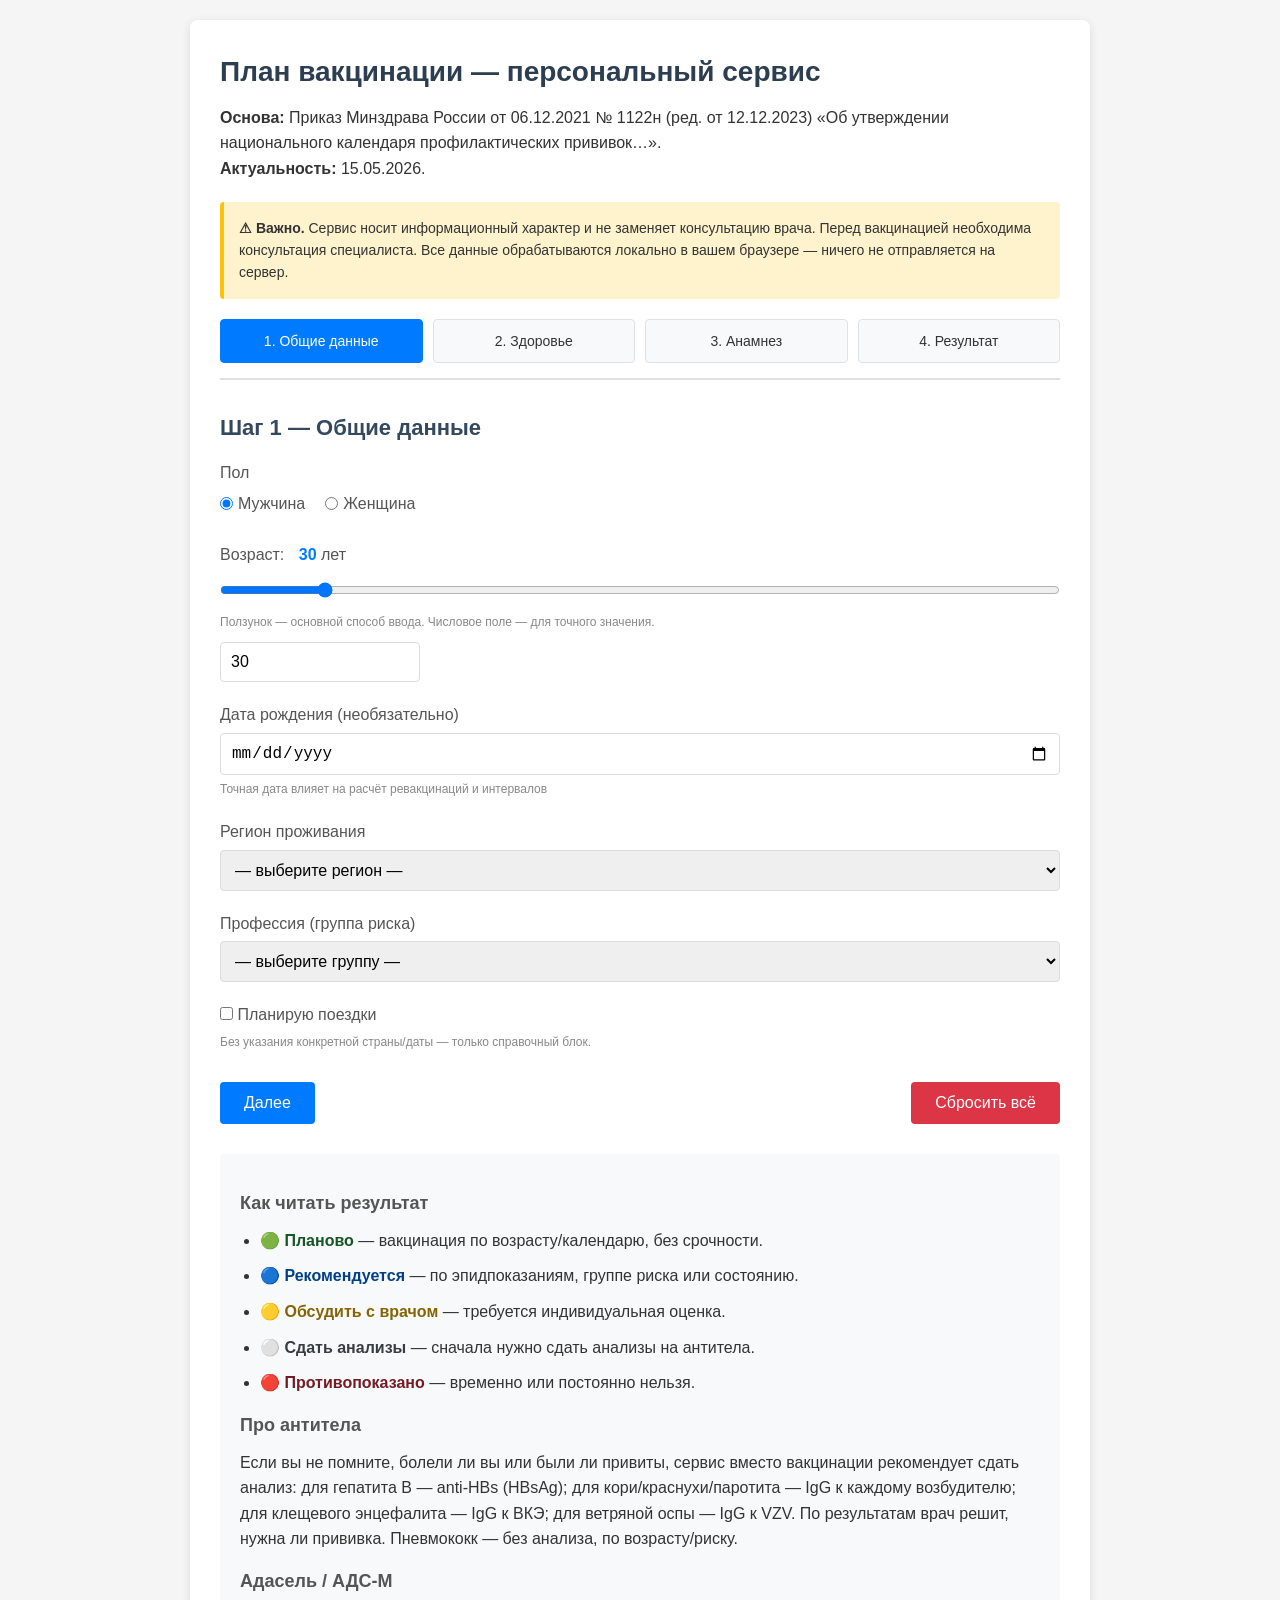
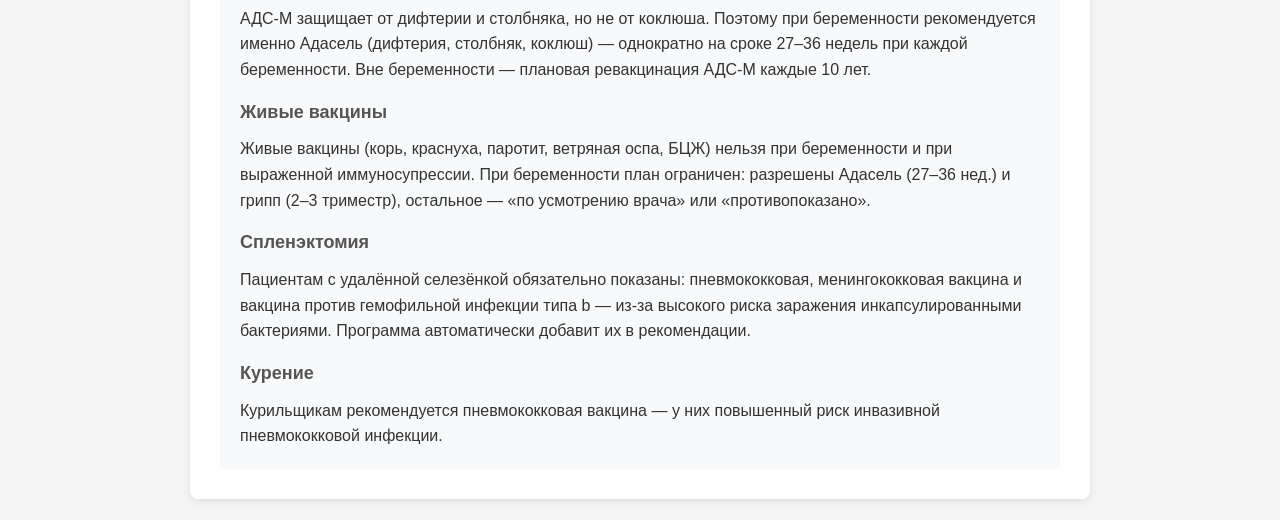
<file: vakcina.html>
<!DOCTYPE html>
<html lang="ru">
<head>
  <meta charset="UTF-8">
  <meta name="viewport" content="width=device-width, initial-scale=1.0">
  <title>План вакцинации — Приказ 1122н</title>
  <style>
    * { margin: 0; padding: 0; box-sizing: border-box; }
    body {
      font-family: -apple-system, BlinkMacSystemFont, "Segoe UI", Roboto, "Helvetica Neue", Arial, sans-serif;
      line-height: 1.6; color: #333; background: #f5f5f5; padding: 20px;
    }
    .container {
      max-width: 900px; margin: 0 auto; background: white;
      border-radius: 8px; box-shadow: 0 2px 10px rgba(0,0,0,0.1); padding: 30px;
    }
    h1 { color: #2c3e50; margin-bottom: 10px; font-size: 28px; }
    h2 { color: #34495e; margin: 20px 0 15px; font-size: 22px; }
    h3 { color: #555; margin: 15px 0 10px; font-size: 18px; }
    .disclaimer {
      background: #fff3cd; border-left: 4px solid #ffc107;
      padding: 15px; margin: 20px 0; border-radius: 4px; font-size: 14px;
    }
    .steps-nav {
      display: flex; gap: 10px; margin-bottom: 30px;
      border-bottom: 2px solid #e0e0e0; padding-bottom: 15px;
    }
    .step-tab {
      flex: 1; padding: 10px; text-align: center; background: #f8f9fa;
      border: 1px solid #dee2e6; border-radius: 4px; cursor: pointer;
      transition: all 0.3s; font-size: 14px;
    }
    .step-tab.active { background: #007bff; color: white; border-color: #007bff; }
    .step-tab.completed { background: #28a745; color: white; border-color: #28a745; }
    .step-content { display: none; }
    .step-content.active { display: block; }
    .form-group { margin-bottom: 20px; }
    label { display: block; margin-bottom: 5px; font-weight: 500; color: #555; }
    input[type="text"], input[type="number"], input[type="date"], select {
      width: 100%; padding: 10px; border: 1px solid #ddd;
      border-radius: 4px; font-size: 16px;
    }
    input[type="range"] { width: 100%; margin: 10px 0; }
    .radio-group, .checkbox-group { display: flex; gap: 20px; flex-wrap: wrap; }
    .radio-group label, .checkbox-group label {
      display: flex; align-items: center; gap: 5px; cursor: pointer; font-weight: normal;
    }
    .hint { font-size: 12px; color: #888; margin-top: 5px; }
    .age-display { display: inline-block; margin-left: 10px; font-weight: bold; color: #007bff; }

    .button-group {
      display: flex;
      justify-content: space-between;
      align-items: center;
      margin-top: 30px;
      flex-wrap: wrap;
      gap: 10px;
    }
    .button-group-left { display: flex; gap: 10px; flex-wrap: wrap; }
    .button-group-right { display: flex; gap: 10px; margin-left: auto; }

    button {
      padding: 12px 24px; border: none; border-radius: 4px;
      font-size: 16px; cursor: pointer; transition: all 0.3s;
    }
    button.primary { background: #007bff; color: white; }
    button.primary:hover { background: #0056b3; }
    button.secondary { background: #6c757d; color: white; }
    button.secondary:hover { background: #545b62; }
    button.danger { background: #dc3545; color: white; }
    button.danger:hover { background: #c82333; }

    .result-group { margin-bottom: 25px; }
    .result-group-title {
      background: #e9ecef; padding: 10px 15px; border-radius: 4px;
      font-weight: 600; color: #495057; margin-bottom: 10px; font-size: 16px;
    }
    .result-table { width: 100%; border-collapse: collapse; margin-bottom: 15px; }
    .result-table th, .result-table td {
      padding: 10px; text-align: left; border: 1px solid #ddd; vertical-align: top;
    }
    .result-table th { background: #f8f9fa; font-weight: 600; color: #555; }

    .result-table tr.row-planovo { border-left: 4px solid #28a745; background: #f8fff8; }
    .result-table tr.row-recommended { border-left: 4px solid #007bff; background: #f0f7ff; }
    .result-table tr.row-contraindicated { border-left: 4px solid #dc3545; background: #fff5f5; }
    .result-table tr.row-discuss_with_doctor { border-left: 4px solid #ffc107; background: #fffdf0; }
    .result-table tr.row-test_antibodies { border-left: 4px solid #6c757d; background: #f8f9fa; }
    .result-table tr.row-postpone { border-left: 4px solid #fd7e14; background: #fff8f0; }

    .status-badge {
      display: inline-block; padding: 4px 10px; border-radius: 12px;
      font-size: 12px; font-weight: 500;
    }
    .status-planovo { background: #d4edda; color: #155724; }
    .status-recommended { background: #cce5ff; color: #004085; }
    .status-contraindicated { background: #f8d7da; color: #721c24; }
    .status-discuss_with_doctor { background: #fff3cd; color: #856404; }
    .status-test_antibodies { background: #e2e3e5; color: #383d41; }
    .status-postpone { background: #ffe5d0; color: #984c0c; }

    .warning-box {
      background: #fff3cd; border-left: 4px solid #ffc107;
      padding: 15px; margin: 15px 0; border-radius: 4px;
    }
    .info-box {
      background: #d1ecf1; border-left: 4px solid #17a2b8;
      padding: 15px; margin: 15px 0; border-radius: 4px;
    }
    .notes-section {
      margin-top: 30px; padding: 20px; background: #f8f9fa; border-radius: 4px;
    }
    .notes-section ul { margin-left: 20px; }
    .notes-section li { margin-bottom: 10px; }
    .history-item {
      border: 1px solid #ddd; padding: 15px; margin-bottom: 15px; border-radius: 4px;
    }
    .history-item-title { font-weight: 600; margin-bottom: 10px; color: #2c3e50; }
    .date-input {
      margin-top: 10px; padding: 10px; border: 1px solid #ddd;
      border-radius: 4px; width: 320px; font-size: 15px;
    }
    .date-label {
      display: block;
      margin-top: 5px;
      font-size: 12px;
      color: #666;
      font-style: italic;
    }
    .trimester-group {
      margin-top: 10px; padding: 10px; background: #f8f9fa; border-radius: 4px;
    }

    .color-legend {
      display: flex; flex-wrap: wrap; gap: 12px;
      margin: 15px 0; padding: 12px; background: #f8f9fa;
      border-radius: 4px; font-size: 13px;
    }
    .color-legend-item {
      display: flex; align-items: center; gap: 6px;
    }
    .color-legend-swatch {
      width: 16px; height: 16px; border-radius: 3px;
      border: 1px solid rgba(0,0,0,0.1);
    }

    @media print {
      body { background: white; padding: 0; font-size: 12px; }
      .container { box-shadow: none; max-width: 100%; padding: 15px; }
      .steps-nav, .button-group, .step-content:not(.active) { display: none !important; }
      .step-content.active { display: block !important; }
      h1 { font-size: 20px; margin-bottom: 5px; }
      h2 { font-size: 16px; margin: 10px 0 8px; }
      h3 { font-size: 14px; margin: 8px 0 5px; }
      .disclaimer { padding: 8px; margin: 10px 0; font-size: 11px; }
      .result-group { margin-bottom: 15px; page-break-inside: avoid; }
      .result-group-title { padding: 6px 10px; font-size: 13px; }
      .result-table { font-size: 11px; }
      .result-table th, .result-table td { padding: 6px; }
      .notes-section { padding: 10px; margin-top: 15px; font-size: 11px; }
      .notes-section ul { margin-left: 15px; }
      .notes-section li { margin-bottom: 5px; }
      .warning-box, .info-box { padding: 8px; margin: 8px 0; font-size: 11px; }
      .color-legend { font-size: 10px; padding: 6px; }
      button { display: none !important; }
      @page { margin: 1.5cm; }
    }
  </style>
</head>
<body>
  <div class="container">
    <h1>План вакцинации — персональный сервис</h1>
    <p><strong>Основа:</strong> Приказ Минздрава России от 06.12.2021 № 1122н (ред. от 12.12.2023) «Об утверждении национального календаря профилактических прививок…».</p>
    <p><strong>Актуальность:</strong> 15.05.2026.</p>

    <div class="disclaimer">
      <strong>⚠ Важно.</strong> Сервис носит информационный характер и не заменяет консультацию врача.
      Перед вакцинацией необходима консультация специалиста. Все данные обрабатываются локально
      в вашем браузере — ничего не отправляется на сервер.
    </div>

    <div class="steps-nav">
      <div class="step-tab active" data-step="1">1. Общие данные</div>
      <div class="step-tab" data-step="2">2. Здоровье</div>
      <div class="step-tab" data-step="3">3. Анамнез</div>
      <div class="step-tab" data-step="4">4. Результат</div>
    </div>

    <!-- ШАГ 1 -->
    <div class="step-content active" id="step-1">
      <h2>Шаг 1 — Общие данные</h2>

      <div class="form-group">
        <label>Пол</label>
        <div class="radio-group">
          <label><input type="radio" name="gender" value="male" checked> Мужчина</label>
          <label><input type="radio" name="gender" value="female"> Женщина</label>
        </div>
      </div>

      <div class="form-group" id="pregnancy-status-group">
        <label>Статус (для женщин)</label>
        <div class="radio-group">
          <label><input type="radio" name="pregnancyStatus" value="pregnant"> Беременна</label>
          <label><input type="radio" name="pregnancyStatus" value="lactation"> Лактация</label>
          <label><input type="radio" name="pregnancyStatus" value="not_pregnant" checked> Не беременна, не кормлю</label>
        </div>
      </div>

      <div class="form-group" id="pregnancy-details-group" style="display: none;">
        <label>Срок беременности</label>
        <div class="trimester-group">
          <div class="radio-group">
            <label><input type="radio" name="trimester" value="1"> 1 триместр (1–13 нед.)</label>
            <label><input type="radio" name="trimester" value="2"> 2 триместр (14–26 нед.)</label>
            <label><input type="radio" name="trimester" value="3"> 3 триместр (27–40 нед.)</label>
          </div>
          <div class="form-group" style="margin-top: 10px;">
            <label for="pregnancyWeeks">Точный срок, недель</label>
            <input type="number" id="pregnancyWeeks" min="1" max="42" style="width: 200px;">
          </div>
        </div>
      </div>

      <div class="form-group">
        <label for="age">Возраст: <span class="age-display" id="ageDisplay">30</span> лет</label>
        <input type="range" id="age" min="18" max="120" value="30">
        <div class="hint">Ползунок — основной способ ввода. Числовое поле — для точного значения.</div>
        <input type="number" id="ageNumber" min="18" max="120" value="30" style="width: 200px; margin-top: 10px;">
      </div>

      <div class="form-group">
        <label for="birthDate">Дата рождения (необязательно)</label>
        <input type="date" id="birthDate">
        <div class="hint">Точная дата влияет на расчёт ревакцинаций и интервалов</div>
      </div>

      <div class="form-group">
        <label for="region">Регион проживания</label>
        <select id="region">
          <option value="">— выберите регион —</option>
          <optgroup label="Эндемичные по клещевому энцефалиту">
            <option value="Ивановская область">Ивановская область</option>
            <option value="Костромская область">Костромская область</option>
            <option value="Московская область (Дмитровский, Талдомский р-ны)">Московская область (Дмитровский, Талдомский р-ны)</option>
            <option value="Тверская область (ряд районов)">Тверская область (ряд районов)</option>
            <option value="Ярославская область">Ярославская область</option>
            <option value="Архангельская область">Архангельская область</option>
            <option value="Вологодская область">Вологодская область</option>
            <option value="Калининградская область">Калининградская область</option>
            <option value="Республика Карелия">Республика Карелия</option>
            <option value="Республика Коми (ряд районов)">Республика Коми (ряд районов)</option>
            <option value="Ленинградская область">Ленинградская область</option>
            <option value="Новгородская область">Новгородская область</option>
            <option value="Псковская область">Псковская область</option>
            <option value="Санкт-Петербург (ряд районов)">Санкт-Петербург (ряд районов)</option>
            <option value="Республика Крым (ряд районов)">Республика Крым (ряд районов)</option>
            <option value="Севастополь">Севастополь</option>
            <option value="Кировская область">Кировская область</option>
            <option value="Нижегородская область (ряд районов)">Нижегородская область (ряд районов)</option>
            <option value="Оренбургская область (ряд районов)">Оренбургская область (ряд районов)</option>
            <option value="Пермский край">Пермский край</option>
            <option value="Республика Башкортостан">Республика Башкортостан</option>
            <option value="Республика Марий Эл">Республика Марий Эл</option>
            <option value="Республика Татарстан (ряд районов)">Республика Татарстан (ряд районов)</option>
            <option value="Самарская область">Самарская область</option>
            <option value="Удмуртская Республика">Удмуртская Республика</option>
            <option value="Ульяновская область (ряд районов)">Ульяновская область (ряд районов)</option>
            <option value="Курганская область">Курганская область</option>
            <option value="Свердловская область">Свердловская область</option>
            <option value="Тюменская область">Тюменская область</option>
            <option value="Ханты-Мансийский АО (ряд районов)">Ханты-Мансийский АО (ряд районов)</option>
            <option value="Челябинская область">Челябинская область</option>
            <option value="Республика Алтай">Республика Алтай</option>
            <option value="Алтайский край">Алтайский край</option>
            <option value="Иркутская область">Иркутская область</option>
            <option value="Кемеровская область">Кемеровская область</option>
            <option value="Красноярский край">Красноярский край</option>
            <option value="Новосибирская область">Новосибирская область</option>
            <option value="Омская область">Омская область</option>
            <option value="Томская область">Томская область</option>
            <option value="Республика Тыва">Республика Тыва</option>
            <option value="Республика Хакасия">Республика Хакасия</option>
            <option value="Амурская область">Амурская область</option>
            <option value="Республика Бурятия">Республика Бурятия</option>
            <option value="Забайкальский край">Забайкальский край</option>
            <option value="Еврейская автономная область">Еврейская автономная область</option>
            <option value="Приморский край">Приморский край</option>
            <option value="Республика Саха (Якутия, южные районы)">Республика Саха (Якутия, южные районы)</option>
            <option value="Сахалинская область">Сахалинская область</option>
            <option value="Хабаровский край">Хабаровский край</option>
          </optgroup>
          <optgroup label="Неэндемичные">
            <option value="Белгородская область">Белгородская область</option>
            <option value="Брянская область">Брянская область</option>
            <option value="Владимирская область">Владимирская область</option>
            <option value="Воронежская область">Воронежская область</option>
            <option value="Калужская область">Калужская область</option>
            <option value="Курская область">Курская область</option>
            <option value="Липецкая область">Липецкая область</option>
            <option value="Московская область (остальные районы)">Московская область (остальные районы)</option>
            <option value="Орловская область">Орловская область</option>
            <option value="Рязанская область">Рязанская область</option>
            <option value="Смоленская область">Смоленская область</option>
            <option value="Тамбовская область">Тамбовская область</option>
            <option value="Тульская область">Тульская область</option>
            <option value="Москва">Москва</option>
            <option value="Мурманская область">Мурманская область</option>
            <option value="Ненецкий АО">Ненецкий АО</option>
            <option value="Республика Адыгея">Республика Адыгея</option>
            <option value="Астраханская область">Астраханская область</option>
            <option value="Волгоградская область">Волгоградская область</option>
            <option value="Республика Калмыкия">Республика Калмыкия</option>
            <option value="Краснодарский край">Краснодарский край</option>
            <option value="Ростовская область">Ростовская область</option>
            <option value="Республика Дагестан">Республика Дагестан</option>
            <option value="Республика Ингушетия">Республика Ингушетия</option>
            <option value="Кабардино-Балкарская Республика">Кабардино-Балкарская Республика</option>
            <option value="Карачаево-Черкесская Республика">Карачаево-Черкесская Республика</option>
            <option value="Республика Северная Осетия—Алания">Республика Северная Осетия—Алания</option>
            <option value="Ставропольский край">Ставропольский край</option>
            <option value="Чеченская Республика">Чеченская Республика</option>
            <option value="Пензенская область">Пензенская область</option>
            <option value="Республика Мордовия">Республика Мордовия</option>
            <option value="Саратовская область">Саратовская область</option>
            <option value="Чувашская Республика">Чувашская Республика</option>
            <option value="Ямало-Ненецкий АО">Ямало-Ненецкий АО</option>
            <option value="Камчатский край">Камчатский край</option>
            <option value="Магаданская область">Магаданская область</option>
            <option value="Чукотский АО">Чукотский АО</option>
          </optgroup>
          <option value="other">Другой (не эндемичный по клещевому энцефалиту)</option>
        </select>
      </div>

      <div class="form-group">
        <label for="profession">Профессия (группа риска)</label>
        <select id="profession">
          <option value="">— выберите группу —</option>
          <option value="медики">Медики</option>
          <option value="учителя_воспитатели">Учителя, воспитатели</option>
          <option value="общепит_торговля_жкх">Общепит, торговля, ЖКХ</option>
          <option value="сельхоз_лесники_геологи">Сельское хозяйство, лесники, геологи</option>
          <option value="ветеринары_охотники">Ветеринары, охотники</option>
          <option value="студенты_военнослужащие">Студенты, военнослужащие</option>
          <option value="other">Другое</option>
        </select>
      </div>

      <div class="form-group">
        <label><input type="checkbox" id="travel"> Планирую поездки</label>
        <div class="hint">Без указания конкретной страны/даты — только справочный блок.</div>
      </div>

      <div class="button-group">
        <div class="button-group-left">
          <button type="button" class="primary" onclick="nextStep(2)">Далее</button>
        </div>
        <div class="button-group-right">
          <button type="button" class="danger" onclick="resetForm()">Сбросить всё</button>
        </div>
      </div>
    </div>

    <!-- ШАГ 2 -->
    <div class="step-content" id="step-2">
      <h2>Шаг 2 — Здоровье</h2>

      <h3>Хронические заболевания</h3>
      <div class="checkbox-group">
        <label><input type="checkbox" id="immunodeficiency"> Есть иммунодефицит / иммуносупрессия</label>
        <label><input type="checkbox" id="oncology"> Онкология / химиотерапия / лучевая терапия</label>
      </div>

      <div class="form-group">
        <label>Спленэктомия (удалена селезёнка)</label>
        <div class="hint">Отдельное состояние: при спленэктомии обязательно показаны пневмококковая, менингококковая вакцина и вакцина против гемофильной инфекции типа b.</div>
        <div class="radio-group">
          <label><input type="radio" name="splenectomy" value="no" checked> Нет</label>
          <label><input type="radio" name="splenectomy" value="yes"> Да</label>
        </div>
      </div>

      <div class="form-group">
        <label>Курение</label>
        <div class="hint">Влияет на рекомендации: курильщикам рекомендуется пневмококковая вакцина.</div>
        <div class="radio-group">
          <label><input type="radio" name="smoking" value="no" checked> Нет</label>
          <label><input type="radio" name="smoking" value="yes"> Да</label>
        </div>
      </div>

      <div class="form-group">
        <label>Аллергоанамнез</label>
        <div class="checkbox-group">
          <label><input type="checkbox" name="allergy" value="none" checked> Нет тяжёлой аллергии</label>
          <label><input type="checkbox" name="allergy" value="egg"> Аллергия на куриный/перепелиный белок</label>
          <label><input type="checkbox" name="allergy" value="yeast"> Аллергия на дрожжи</label>
          <label><input type="checkbox" name="allergy" value="neomycin"> Аллергия на неомицин, полимиксин В</label>
          <label><input type="checkbox" name="allergy" value="formaldehyde"> Аллергия на формальдегид</label>
          <label><input type="checkbox" name="allergy" value="latex"> Аллергия на латекс</label>
          <label><input type="checkbox" name="allergy" value="previous_dose"> Анафилаксия на предыдущую дозу вакцины</label>
          <label><input type="checkbox" name="allergy" value="other"> Другие тяжёлые аллергические реакции</label>
        </div>
        <div class="hint">Выберите все подходящие варианты. Программа автоматически учтёт ограничения.</div>
      </div>

      <div class="form-group">
        <label>Обострение хронического заболевания сейчас</label>
        <div class="hint">При «Да» — все плановые вакцинации временно откладываются до выздоровления.</div>
        <div class="radio-group">
          <label><input type="radio" name="exacerbation" value="no" checked> Нет</label>
          <label><input type="radio" name="exacerbation" value="yes"> Да</label>
        </div>
      </div>

      <div class="form-group">
        <label>Острая инфекция / температура сейчас</label>
        <div class="hint">При «Да» — все вакцинации временно откладываются до выздоровления.</div>
        <div class="radio-group">
          <label><input type="radio" name="acuteInfection" value="no" checked> Нет</label>
          <label><input type="radio" name="acuteInfection" value="yes"> Да</label>
        </div>
      </div>

      <div class="button-group">
        <div class="button-group-left">
          <button type="button" class="secondary" onclick="prevStep(1)">Назад</button>
          <button type="button" class="primary" onclick="nextStep(3)">Далее</button>
        </div>
        <div class="button-group-right">
          <button type="button" class="danger" onclick="resetForm()">Сбросить всё</button>
        </div>
      </div>
    </div>

    <!-- ШАГ 3 -->
    <div class="step-content" id="step-3">
      <h2>Шаг 3 — Вакцинальный анамнез</h2>
      <p class="hint">
        По умолчанию выбрано «Не помню» — при необходимости измените статус.
        Если не помните — сервис подскажет, какой анализ сдать.
      </p>

      <div id="history-container"></div>

      <div class="button-group">
        <div class="button-group-left">
          <button type="button" class="secondary" onclick="prevStep(2)">Назад</button>
          <button type="button" class="primary" onclick="calculatePlan()">Рассчитать план</button>
        </div>
        <div class="button-group-right">
          <button type="button" class="danger" onclick="resetForm()">Сбросить всё</button>
        </div>
      </div>
    </div>

    <!-- ШАГ 4 -->
    <div class="step-content" id="step-4">
      <h2>Шаг 4 — Результат</h2>

      <div class="disclaimer">
        <strong>⚠ Результат</strong> носит информационный характер и не заменяет
        консультацию врача. Перед вакцинацией обязательна консультация специалиста.
      </div>

      <div id="result-container"></div>

      <div class="button-group">
        <div class="button-group-left">
          <button type="button" class="secondary" onclick="goToStep(1)">Назад к общим данным</button>
          <button type="button" class="secondary" onclick="goToStep(2)">К здоровью</button>
          <button type="button" class="secondary" onclick="goToStep(3)">К анамнезу</button>
          <button type="button" class="primary" onclick="window.print()">Распечатать / Сохранить как PDF</button>
        </div>
        <div class="button-group-right">
          <button type="button" class="danger" onclick="resetForm()">Сбросить всё</button>
        </div>
      </div>
    </div>

    <div class="notes-section">
      <h3>Как читать результат</h3>
      <ul>
        <li><strong style="color:#155724">🟢 Планово</strong> — вакцинация по возрасту/календарю, без срочности.</li>
        <li><strong style="color:#004085">🔵 Рекомендуется</strong> — по эпидпоказаниям, группе риска или состоянию.</li>
        <li><strong style="color:#856404">🟡 Обсудить с врачом</strong> — требуется индивидуальная оценка.</li>
        <li><strong style="color:#383d41">⚪ Сдать анализы</strong> — сначала нужно сдать анализы на антитела.</li>
        <li><strong style="color:#721c24">🔴 Противопоказано</strong> — временно или постоянно нельзя.</li>
      </ul>

      <h3>Про антитела</h3>
      <p>Если вы не помните, болели ли вы или были ли привиты, сервис вместо вакцинации рекомендует сдать анализ:
      для гепатита В — anti-HBs (HBsAg); для кори/краснухи/паротита — IgG к каждому возбудителю;
      для клещевого энцефалита — IgG к ВКЭ; для ветряной оспы — IgG к VZV. По результатам врач решит,
      нужна ли прививка. Пневмококк — без анализа, по возрасту/риску.</p>

      <h3>Адасель / АДС-М</h3>
      <p>АДС-М защищает от дифтерии и столбняка, но не от коклюша. Поэтому при беременности рекомендуется именно
      Адасель (дифтерия, столбняк, коклюш) — однократно на сроке 27–36 недель при каждой беременности.
      Вне беременности — плановая ревакцинация АДС-М каждые 10 лет.</p>

      <h3>Живые вакцины</h3>
      <p>Живые вакцины (корь, краснуха, паротит, ветряная оспа, БЦЖ) нельзя при беременности и при выраженной
      иммуносупрессии. При беременности план ограничен: разрешены Адасель (27–36 нед.) и грипп (2–3 триместр),
      остальное — «по усмотрению врача» или «противопоказано».</p>

      <h3>Спленэктомия</h3>
      <p>Пациентам с удалённой селезёнкой обязательно показаны: пневмококковая, менингококковая вакцина и вакцина
      против гемофильной инфекции типа b — из-за высокого риска заражения инкапсулированными бактериями. Программа автоматически
      добавит их в рекомендации.</p>

      <h3>Курение</h3>
      <p>Курильщикам рекомендуется пневмококковая вакцина — у них повышенный риск инвазивной пневмококковой инфекции.</p>
    </div>
  </div>

  <script>
    const VACCINE_CALENDAR = {
      meta: {
        version: "1.2",
        legalBasis: "Приказ Минздрава России от 06.12.2021 № 1122н",
        lastRevision: "12.12.2023",
        actualDate: "15.05.2026"
      },
      vaccines: {
        "dt": {
          name: "Против дифтерии и столбняка (АДС-М)",
          type: "инактивированная",
          diseases: ["дифтерия", "столбняк"],
          minAgeYears: 0,
          notes: "Плановая ревакцинация каждые 10 лет. Конкретный препарат (АДС-М или другой) выбирает врач."
        },
        "dtap_pregnancy": {
          name: "Против дифтерии, столбняка и коклюша при беременности (Адасель)",
          type: "инактивированная",
          diseases: ["дифтерия", "столбняк", "коклюш"],
          minAgeYears: 18,
          targetGroups: ["беременные"],
          notes: "Однократно на 27–36 неделе каждой беременности."
        },
        "hep_b": {
          name: "Против гепатита В",
          type: "инактивированная",
          diseases: ["гепатит_в"],
          minAgeYears: 0,
          schedule: { doses: 3, intervals: [0, "1 мес", "6 мес"] },
          notes: "По нацкалендарю — до 55 лет. Старше 55 — по эпидпоказаниям."
        },
        "mmr": {
          name: "Против кори, краснухи и паротита",
          type: "живая",
          diseases: ["корь", "краснуха", "паротит"],
          minAgeYears: 0,
          schedule: { doses: 2, intervals: [0, "4–6 нед"] },
          notes: "18–35 лет — по нацкалендарю. 36–55 лет — по эпидпоказаниям."
        },
        "varicella": {
          name: "Против ветряной оспы",
          type: "живая",
          diseases: ["ветряная_оспа"],
          minAgeYears: 1,
          schedule: { doses: 2, intervals: [0, "6–10 нед"] },
          notes: "Взрослым, не болевшим в детстве. Особенно рекомендуется женщинам, планирующим беременность."
        },
        "influenza": {
          name: "Против гриппа",
          type: "инактивированная",
          diseases: ["грипп"],
          minAgeYears: 0,
          schedule: { doses: 1, intervals: ["ежегодно"] },
          notes: "Ежегодно, перед началом эпидсезона."
        },
        "covid19": {
          name: "Против COVID-19",
          type: "инактивированная",
          diseases: ["covid19"],
          minAgeYears: 12,
          notes: "Ревакцинация согласно текущим рекомендациям Минздрава."
        },
        "pneumo": {
          name: "Против пневмококковой инфекции",
          type: "инактивированная",
          diseases: ["пневмококк"],
          minAgeYears: 2,
          schedule: { doses: 1, intervals: ["однократно"] },
          notes: "С 65 лет — всем. Младше 65 — по показаниям (ХОБЛ, иммуносупрессия, спленэктомия, курение и др.)."
        },
        "meningococcus": {
          name: "Против менингококковой инфекции",
          type: "инактивированная",
          diseases: ["менингококк"],
          minAgeYears: 0,
          notes: "Обязательно при спленэктомии, иммуносупрессии. По эпидпоказаниям — студентам, путешественникам."
        },
        "hib": {
          name: "Против гемофильной инфекции типа b",
          type: "инактивированная",
          diseases: ["hib"],
          minAgeYears: 0,
          notes: "Взрослым — только при спленэктомии или выраженной иммуносупрессии."
        },
        "tick_borne_encephalitis": {
          name: "Против клещевого энцефалита",
          type: "инактивированная",
          diseases: ["клещевой_энцефалит"],
          minAgeYears: 0,
          schedule: { doses: 3, intervals: [0, "1–7 мес", "12 мес"] },
          notes: "Жителям эндемичных районов и работающим с клещами."
        }
      },
      pregnancy: {
        allowed: {
          "dtap_pregnancy": { timing: "27–36 недель каждой беременности", note: "Для защиты новорождённого от коклюша" },
          "influenza": { timing: "любой срок, оптимально 2–3 триместр", note: "Инактивированная вакцина — безопасна" }
        },
        contraindicated: ["mmr", "varicella"]
      },
      liveVaccines: {
        list: ["mmr", "varicella"],
        intervalBetweenDifferent: { days: 28 }
      },
      antibodyTests: {
        "гепатит_в": { test: "anti-HBs (количественно) + HBsAg" },
        "корь": { test: "IgG к вирусу кори" },
        "краснуха": { test: "IgG к вирусу краснухи" },
        "паротит": { test: "IgG к вирусу паротита" },
        "ветряная_оспа": { test: "IgG к вирусу Varicella Zoster (VZV)" },
        "клещевой_энцефалит": { test: "IgG к вирусу клещевого энцефалита" }
      },
      riskGroups: {
        "медики": { vaccines: ["гепатит_в", "корь", "краснуха", "грипп"] },
        "учителя_воспитатели": { vaccines: ["корь", "краснуха", "грипп"] },
        "общепит_торговля_жкх": { vaccines: ["гепатит_в"] },
        "сельхоз_лесники_геологи": { vaccines: ["клещевой_энцефалит"] },
        "ветеринары_охотники": { vaccines: [] },
        "студенты_военнослужащие": { vaccines: ["корь", "краснуха"] }
      },
      endemicRegions: [
        "Ивановская область", "Костромская область",
        "Московская область (Дмитровский, Талдомский р-ны)",
        "Тверская область (ряд районов)", "Ярославская область",
        "Архангельская область", "Вологодская область", "Калининградская область",
        "Республика Карелия", "Республика Коми (ряд районов)",
        "Ленинградская область", "Новгородская область", "Псковская область",
        "Санкт-Петербург (ряд районов)",
        "Республика Крым (ряд районов)", "Севастополь",
        "Кировская область", "Нижегородская область (ряд районов)",
        "Оренбургская область (ряд районов)", "Пермский край",
        "Республика Башкортостан", "Республика Марий Эл",
        "Республика Татарстан (ряд районов)", "Самарская область",
        "Удмуртская Республика", "Ульяновская область (ряд районов)",
        "Курганская область", "Свердловская область", "Тюменская область",
        "Ханты-Мансийский АО (ряд районов)", "Челябинская область",
        "Республика Алтай", "Алтайский край",
        "Иркутская область", "Кемеровская область", "Красноярский край",
        "Новосибирская область", "Омская область", "Томская область",
        "Республика Тыва", "Республика Хакасия",
        "Амурская область", "Республика Бурятия", "Забайкальский край",
        "Еврейская автономная область", "Приморский край",
        "Республика Саха (Якутия, южные районы)", "Сахалинская область",
        "Хабаровский край"
      ],
      allergyRestrictions: {
        "egg": { contraindicated: ["mmr", "influenza"], note: "Содержит куриный белок" },
        "yeast": { contraindicated: ["hep_b"], note: "Содержит дрожжевые компоненты" },
        "neomycin": { contraindicated: ["mmr", "varicella"], note: "Содержит неомицин" },
        "previous_dose": { note: "Анафилаксия на предыдущую дозу — пожизненный отвод от этой вакцины" }
      }
    };

    const VaccineCalculator = (function() {
      const STATUS = {
        PLANOVO: "planovo",
        RECOMMENDED: "recommended",
        CONTRAINDICATED: "contraindicated",
        DISCUSS: "discuss_with_doctor",
        TEST_ANTIBODIES: "test_antibodies",
        POSTPONE: "postpone"
      };

      const STATUS_LABELS = {
        planovo: "Планово",
        recommended: "Рекомендуется",
        contraindicated: "Противопоказано",
        discuss_with_doctor: "Обсудить с врачом",
        test_antibodies: "Сдать анализ на антитела",
        postpone: "Временно отложить"
      };

      function calculateVaccinePlan(patient) {
        const plan = [];
        const warnings = [];
        const postponements = [];

        if (patient.acuteInfection || patient.exacerbation) {
          postponements.push({
            reason: patient.acuteInfection ? "Острая инфекция / температура" : "Обострение хронического заболевания",
            waitUntil: "через 2–4 недели после выздоровления / стихания обострения"
          });
        }

        for (const [vaccineKey, vaccine] of Object.entries(VACCINE_CALENDAR.vaccines)) {
          const decision = decideForVaccine(vaccineKey, vaccine, patient);
          if (decision) {
            if (decision.status === STATUS.POSTPONE) {
              postponements.push({ vaccine: vaccine.name, reason: decision.reason, waitUntil: decision.waitUntil });
            } else {
              plan.push({
                vaccineKey,
                vaccine: vaccine.name,
                type: vaccine.type,
                diseases: vaccine.diseases,
                status: decision.status,
                statusLabel: STATUS_LABELS[decision.status],
                timing: decision.timing,
                notes: decision.notes,
                alternativeTest: decision.alternativeTest,
                priority: decision.priority || 0
              });
            }
          }
        }

        checkLiveVaccineIntervals(plan, warnings);
        plan.sort((a, b) => b.priority - a.priority);

        return { success: true, plan, warnings, postponements };
      }

      function decideForVaccine(vaccineKey, vaccine, patient) {
        if (vaccine.minAgeYears > patient.age) return null;

        const allergyDecision = applyAllergyRules(vaccineKey, vaccine, patient);
        if (allergyDecision) return allergyDecision;

        if (patient.pregnancyStatus === "pregnant") {
          const pregnancyDecision = applyPregnancyRules(vaccineKey, vaccine, patient);
          if (pregnancyDecision) return pregnancyDecision;
        }

        if (vaccine.type === "живая" && (patient.immunodeficiency || patient.oncology)) {
          return {
            status: STATUS.CONTRAINDICATED,
            timing: "противопоказано при иммуносупрессии",
            notes: "Живые вакцины запрещены при иммунодефиците и онкологии.",
            priority: 0
          };
        }

        const historyDecision = applyHistoryRules(vaccineKey, vaccine, patient);
        if (historyDecision) return historyDecision;

        const specialDecision = applySpecialRules(vaccineKey, vaccine, patient);
        if (specialDecision) return specialDecision;

        const calendarDecision = applyCalendarRules(vaccineKey, vaccine, patient);
        if (calendarDecision) return calendarDecision;

        const riskDecision = applyRiskGroupRules(vaccineKey, vaccine, patient);
        if (riskDecision) return riskDecision;

        return null;
      }

      function applyAllergyRules(vaccineKey, vaccine, patient) {
        if (!patient.allergies || patient.allergies.length === 0 || patient.allergies.includes("none")) return null;

        for (const allergy of patient.allergies) {
          const restriction = VACCINE_CALENDAR.allergyRestrictions[allergy];
          if (restriction && restriction.contraindicated && restriction.contraindicated.includes(vaccineKey)) {
            return {
              status: STATUS.CONTRAINDICATED,
              timing: "противопоказано из-за аллергии",
              notes: restriction.note,
              priority: 0
            };
          }
        }
        return null;
      }

      function applyPregnancyRules(vaccineKey, vaccine, patient) {
        const pregnancyRules = VACCINE_CALENDAR.pregnancy;

        if (pregnancyRules.allowed[vaccineKey]) {
          const rule = pregnancyRules.allowed[vaccineKey];
          return { status: STATUS.RECOMMENDED, timing: rule.timing, notes: rule.note, priority: 10 };
        }

        if (pregnancyRules.contraindicated.includes(vaccineKey)) {
          return { status: STATUS.CONTRAINDICATED, timing: "противопоказано при беременности", priority: 0 };
        }

        return { status: STATUS.DISCUSS, timing: "только по решению врача", priority: 1 };
      }

      function applyHistoryRules(vaccineKey, vaccine, patient) {
        const relevantDiseases = vaccine.diseases;
        let allUnknown = true;
        let needsTest = [];
        let allImmune = true;
        let anyRelevant = false;

        for (const disease of relevantDiseases) {
          const historyEntry = patient.history[disease];
          if (!historyEntry) continue;

          anyRelevant = true;

          if (historyEntry.status === "sick" ||
              historyEntry.status === "vaccinated" ||
              historyEntry.status === "vaccinated_unknown_date") {
            allUnknown = false;
          } else if (historyEntry.status === "dont_know" || historyEntry.status === "not_vaccinated") {
            allImmune = false;
            if (historyEntry.status === "dont_know") {
              const testInfo = VACCINE_CALENDAR.antibodyTests[disease];
              if (testInfo) needsTest.push({ disease, test: testInfo.test });
            }
          }
        }

        if (!anyRelevant) return null;

        if (allImmune && relevantDiseases.length > 0) {
          return {
            status: STATUS.PLANOVO,
            timing: "вакцинация не требуется — есть иммунитет",
            notes: "По данным анамнеза, вы болели или были привиты.",
            priority: -1
          };
        }

        if (allUnknown && needsTest.length > 0) {
          return {
            status: STATUS.TEST_ANTIBODIES,
            timing: "сдать анализы перед решением о вакцинации",
            alternativeTest: needsTest,
            notes: "Вы не помните, болели ли вы или были привиты. Рекомендуем сдать анализы на антитела.",
            priority: 5
          };
        }

        return null;
      }

      function applySpecialRules(vaccineKey, vaccine, patient) {
        if (patient.splenectomy) {
          if (vaccineKey === "pneumo" || vaccineKey === "meningococcus" || vaccineKey === "hib") {
            return {
              status: STATUS.RECOMMENDED,
              timing: "обязательно при спленэктомии",
              notes: "Пациентам без селезёнки показана вакцинация против пневмококка, менингококка и гемофильной инфекции типа b из-за высокого риска заражения инкапсулированными бактериями.",
              priority: 9
            };
          }
        }

        if (patient.smoking && vaccineKey === "pneumo") {
          return {
            status: STATUS.RECOMMENDED,
            timing: "рекомендуется курильщикам",
            notes: "Курильщики имеют повышенный риск инвазивной пневмококковой инфекции.",
            priority: 6
          };
        }

        return null;
      }

      function applyCalendarRules(vaccineKey, vaccine, patient) {
        if (vaccineKey === "dt") {
          return { status: STATUS.PLANOVO, timing: "ревакцинация каждые 10 лет", notes: vaccine.notes, priority: 8 };
        }
        if (vaccineKey === "hep_b" && patient.age <= 55) {
          return { status: STATUS.PLANOVO, timing: "по нацкалендарю до 55 лет", notes: vaccine.notes, priority: 8 };
        }
        if (vaccineKey === "mmr" && patient.age <= 35) {
          return { status: STATUS.PLANOVO, timing: "по нацкалендарю 18–35 лет", notes: vaccine.notes, priority: 8 };
        }
        if (vaccineKey === "influenza") {
          return { status: STATUS.PLANOVO, timing: "ежегодно", notes: vaccine.notes, priority: 7 };
        }
        if (vaccineKey === "covid19") {
          return { status: STATUS.PLANOVO, timing: "по текущим рекомендациям Минздрава", notes: vaccine.notes, priority: 6 };
        }
        if (vaccineKey === "pneumo" && patient.age >= 65) {
          return { status: STATUS.PLANOVO, timing: "с 65 лет однократно", notes: vaccine.notes, priority: 8 };
        }
        if (vaccineKey === "tick_borne_encephalitis" && VACCINE_CALENDAR.endemicRegions.includes(patient.region)) {
          return { status: STATUS.RECOMMENDED, timing: "проживаете в эндемичном регионе", notes: vaccine.notes, priority: 8 };
        }
        return null;
      }

      function applyRiskGroupRules(vaccineKey, vaccine, patient) {
        if (!patient.profession) return null;
        const groupInfo = VACCINE_CALENDAR.riskGroups[patient.profession];
        if (!groupInfo) return null;

        const diseaseMatch = vaccine.diseases.some(d => groupInfo.vaccines.includes(d));
        if (diseaseMatch) {
          return {
            status: STATUS.RECOMMENDED,
            timing: "по эпидпоказаниям для вашей профессии",
            notes: vaccine.notes,
            priority: 7
          };
        }
        return null;
      }

      function checkLiveVaccineIntervals(plan, warnings) {
        const liveRules = VACCINE_CALENDAR.liveVaccines;
        const liveVaccinesInPlan = plan.filter(p =>
          liveRules.list.includes(p.vaccineKey) &&
          p.status !== STATUS.CONTRAINDICATED
        );

        if (liveVaccinesInPlan.length > 1) {
          warnings.push({
            type: "live_vaccine_interval",
            message: `В плане несколько живых вакцин: ${liveVaccinesInPlan.map(v => v.vaccine).join(", ")}. Если они не сделаны в один день — между ними минимум ${liveRules.intervalBetweenDifferent.days} дней.`
          });
        }
      }

      return { calculate: calculateVaccinePlan, STATUS, STATUS_LABELS };
    })();

    const historyConfig = {
      "дифтерия": { name: "Дифтерия", group: "Б", options: ["dont_know", "not_vaccinated", "vaccinated", "vaccinated_unknown_date"] },
      "столбняк": { name: "Столбняк", group: "Б", options: ["dont_know", "not_vaccinated", "vaccinated", "vaccinated_unknown_date"] },
      "коклюш": { name: "Коклюш", group: "Б", options: ["dont_know", "not_vaccinated", "vaccinated", "vaccinated_unknown_date"] },
      "корь": { name: "Корь", group: "А", options: ["dont_know", "not_vaccinated", "vaccinated", "vaccinated_unknown_date", "sick"] },
      "краснуха": { name: "Краснуха", group: "А", options: ["dont_know", "not_vaccinated", "vaccinated", "vaccinated_unknown_date", "sick"] },
      "паротит": { name: "Паротит", group: "А", options: ["dont_know", "not_vaccinated", "vaccinated", "vaccinated_unknown_date", "sick"] },
      "гепатит_в": { name: "Гепатит В", group: "А", options: ["dont_know", "not_vaccinated", "vaccinated", "vaccinated_unknown_date", "sick"] },
      "грипп": { name: "Грипп (текущий сезон)", group: "В", options: ["vaccinated_this_season", "not_vaccinated"] },
      "covid19": { name: "COVID-19", group: "В", options: ["vaccinated", "not_vaccinated"] },
      "пневмококк": { name: "Пневмококк", group: "Г", options: ["dont_know", "not_vaccinated", "vaccinated", "vaccinated_unknown_date"] },
      "ветряная_оспа": { name: "Ветряная оспа", group: "А", options: ["dont_know", "not_vaccinated", "vaccinated", "vaccinated_unknown_date", "sick"] },
      "клещевой_энцефалит": { name: "Клещевой энцефалит", group: "Г", options: ["dont_know", "not_vaccinated", "vaccinated", "vaccinated_unknown_date"] }
    };

    let currentStep = 1;

    document.querySelectorAll('.step-tab').forEach(tab => {
      tab.addEventListener('click', () => {
        const step = parseInt(tab.dataset.step);
        if (step <= currentStep || tab.classList.contains('completed')) {
          goToStep(step);
        }
      });
    });

    function goToStep(step) {
      document.querySelectorAll('.step-content').forEach(el => el.classList.remove('active'));
      document.querySelectorAll('.step-tab').forEach(el => el.classList.remove('active'));

      document.getElementById(`step-${step}`).classList.add('active');
      document.querySelector(`.step-tab[data-step="${step}"]`).classList.add('active');

      for (let i = 1; i < step; i++) {
        document.querySelector(`.step-tab[data-step="${i}"]`).classList.add('completed');
      }

      currentStep = step;
      window.scrollTo(0, 0);
    }

    function nextStep(step) {
      if (step === 2) updatePregnancyVisibility();
      if (step === 3) renderHistoryForm();
      goToStep(step);
    }

    function prevStep(step) {
      goToStep(step);
    }

    function updatePregnancyVisibility() {
      const gender = document.querySelector('input[name="gender"]:checked').value;
      const pregnancyStatus = document.querySelector('input[name="pregnancyStatus"]:checked')?.value;

      const pregnancyGroup = document.getElementById('pregnancy-status-group');
      const detailsGroup = document.getElementById('pregnancy-details-group');

      pregnancyGroup.style.display = gender === 'female' ? 'block' : 'none';
      detailsGroup.style.display = (gender === 'female' && pregnancyStatus === 'pregnant') ? 'block' : 'none';
    }

    document.querySelectorAll('input[name="gender"]').forEach(radio => {
      radio.addEventListener('change', updatePregnancyVisibility);
    });

    document.querySelectorAll('input[name="pregnancyStatus"]').forEach(radio => {
      radio.addEventListener('change', updatePregnancyVisibility);
    });

    const ageSlider = document.getElementById('age');
    const ageNumber = document.getElementById('ageNumber');
    const ageDisplay = document.getElementById('ageDisplay');

    ageSlider.addEventListener('input', (e) => {
      ageNumber.value = e.target.value;
      ageDisplay.textContent = e.target.value;
    });

    ageNumber.addEventListener('input', (e) => {
      let v = parseInt(e.target.value);
      if (v < 18) v = 18;
      if (v > 120) v = 120;
      ageSlider.value = v;
      ageDisplay.textContent = v;
    });

    document.querySelectorAll('input[name="allergy"]').forEach(checkbox => {
      checkbox.addEventListener('change', (e) => {
        if (e.target.value === 'none' && e.target.checked) {
          document.querySelectorAll('input[name="allergy"]').forEach(cb => {
            if (cb.value !== 'none') cb.checked = false;
          });
        } else if (e.target.value !== 'none' && e.target.checked) {
          document.querySelector('input[name="allergy"][value="none"]').checked = false;
        }
      });
    });

    function renderHistoryForm() {
      const container = document.getElementById('history-container');

      container.innerHTML = Object.entries(historyConfig).map(([key, config]) => {
        let optionsHtml = '';

        if (config.options.includes('dont_know')) {
          optionsHtml += `<label><input type="radio" name="history_${key}" value="dont_know" checked> Не помню</label>`;
        }
        if (config.options.includes('not_vaccinated')) {
          optionsHtml += `<label><input type="radio" name="history_${key}" value="not_vaccinated"> Не привит(а)</label>`;
        }
        if (config.options.includes('vaccinated')) {
          optionsHtml += `<label><input type="radio" name="history_${key}" value="vaccinated"> Привит(а)</label>`;
          optionsHtml += `<div class="date-field" id="date_${key}" style="display: none;">
            <input type="number" class="date-input" min="1950" max="2026">
            <span class="date-label">Год вакцинации</span>
          </div>`;
        }
        if (config.options.includes('vaccinated_unknown_date')) {
          optionsHtml += `<label><input type="radio" name="history_${key}" value="vaccinated_unknown_date"> Привит(а), но не помню когда</label>`;
        }
        if (config.options.includes('sick')) {
          optionsHtml += `<label><input type="radio" name="history_${key}" value="sick"> Переболел(а)</label>`;
        }
        if (config.options.includes('vaccinated_this_season')) {
          optionsHtml += `<label><input type="radio" name="history_${key}" value="vaccinated_this_season"> Привит(а) в текущем сезоне</label>`;
        }

        return `
          <div class="history-item">
            <div class="history-item-title">${config.name}</div>
            <div class="radio-group">${optionsHtml}</div>
          </div>
        `;
      }).join('');

      Object.keys(historyConfig).forEach(key => {
        const radios = document.querySelectorAll(`input[name="history_${key}"]`);
        radios.forEach(radio => {
          radio.addEventListener('change', (e) => {
            const dateField = document.getElementById(`date_${key}`);
            if (dateField) {
              dateField.style.display = e.target.value === 'vaccinated' ? 'block' : 'none';
            }
          });
        });
      });
    }

    function collectPatientData() {
      const history = {};

      Object.keys(historyConfig).forEach(key => {
        const selected = document.querySelector(`input[name="history_${key}"]:checked`);
        if (selected) {
          const status = selected.value;
          const entry = { status };

          if (status === 'vaccinated') {
            const dateInput = document.querySelector(`#date_${key} input`);
            entry.year = dateInput ? dateInput.value : null;
          }

          history[key] = entry;
        }
      });

      const allergies = [];
      document.querySelectorAll('input[name="allergy"]:checked').forEach(cb => {
        allergies.push(cb.value);
      });

      return {
        gender: document.querySelector('input[name="gender"]:checked').value,
        pregnancyStatus: document.querySelector('input[name="pregnancyStatus"]:checked')?.value || 'not_pregnant',
        pregnancyWeeks: parseInt(document.getElementById('pregnancyWeeks').value) || null,
        age: parseInt(document.getElementById('age').value),
        birthDate: document.getElementById('birthDate').value || null,
        region: document.getElementById('region').value,
        profession: document.getElementById('profession').value,
        travel: document.getElementById('travel').checked,
        immunodeficiency: document.getElementById('immunodeficiency').checked,
        oncology: document.getElementById('oncology').checked,
        splenectomy: document.querySelector('input[name="splenectomy"]:checked').value === 'yes',
        smoking: document.querySelector('input[name="smoking"]:checked').value === 'yes',
        allergies: allergies,
        acuteInfection: document.querySelector('input[name="acuteInfection"]:checked').value === 'yes',
        exacerbation: document.querySelector('input[name="exacerbation"]:checked').value === 'yes',
        history: history
      };
    }

    function calculatePlan() {
      const patient = collectPatientData();
      const result = VaccineCalculator.calculate(patient);

      if (!result.success) {
        alert('Ошибка при расчёте плана');
        return;
      }

      renderResult(result);
      goToStep(4);
    }

    function renderResult(result) {
      const container = document.getElementById('result-container');
      let html = '';

      html += `
        <div class="color-legend">
          <div class="color-legend-item"><div class="color-legend-swatch" style="background:#28a745"></div> Планово</div>
          <div class="color-legend-item"><div class="color-legend-swatch" style="background:#007bff"></div> Рекомендуется</div>
          <div class="color-legend-item"><div class="color-legend-swatch" style="background:#ffc107"></div> Обсудить с врачом</div>
          <div class="color-legend-item"><div class="color-legend-swatch" style="background:#6c757d"></div> Сдать анализы</div>
          <div class="color-legend-item"><div class="color-legend-swatch" style="background:#dc3545"></div> Противопоказано</div>
        </div>
      `;

      if (result.postponements.length > 0) {
        html += '<div class="result-group"><div class="result-group-title">⚠ Временно отложить</div>';
        html += '<div class="warning-box"><ul>';
        result.postponements.forEach(p => {
          html += `<li><strong>${p.vaccine || 'Вакцинация'}</strong>: ${p.reason}. Ждать: ${p.waitUntil}</li>`;
        });
        html += '</ul></div></div>';
      }

      const groups = {
        planovo: { title: "🟢 Плановые вакцинации", items: [] },
        recommended: { title: "🔵 Рекомендуется по эпидпоказаниям", items: [] },
        test_antibodies: { title: "⚪ Сдать анализы на антитела", items: [] },
        discuss_with_doctor: { title: "🟡 Обсудить с врачом", items: [] },
        contraindicated: { title: "🔴 Противопоказано", items: [] }
      };

      result.plan.forEach(item => {
        if (item.status === 'planovo' && item.priority >= 0) {
          groups.planovo.items.push(item);
        } else if (item.status === 'recommended') {
          groups.recommended.items.push(item);
        } else if (item.status === 'test_antibodies') {
          groups.test_antibodies.items.push(item);
        } else if (item.status === 'discuss_with_doctor') {
          groups.discuss_with_doctor.items.push(item);
        } else if (item.status === 'contraindicated') {
          groups.contraindicated.items.push(item);
        }
      });

      Object.entries(groups).forEach(([key, group]) => {
        if (group.items.length > 0) {
          html += `<div class="result-group"><div class="result-group-title">${group.title}</div>`;
          html += '<table class="result-table"><thead><tr><th>Вакцинация</th><th>Сроки</th><th>Примечания</th></tr></thead><tbody>';
          group.items.forEach(item => {
            html += `<tr class="row-${item.status}">
              <td><strong>${item.vaccine}</strong></td>
              <td>${item.timing}</td>
              <td>${item.notes || ''}${item.alternativeTest ? '<br><small>Анализы: ' + item.alternativeTest.map(t => t.test).join(', ') + '</small>' : ''}</td>
            </tr>`;
          });
          html += '</tbody></table></div>';
        }
      });

      if (result.plan.length === 0 && result.postponements.length === 0) {
        html += '<div class="info-box"><p>Вакцинация не требуется или все данные не заполнены.</p></div>';
      }

      if (result.warnings.length > 0) {
        html += '<div class="result-group"><div class="result-group-title">⚠ Важные предупреждения</div>';
        html += '<div class="warning-box"><ul>';
        result.warnings.forEach(w => {
          html += `<li>${w.message}</li>`;
        });
        html += '</ul></div></div>';
      }

      container.innerHTML = html;
    }

    function resetForm() {
      if (confirm('Вы уверены? Все данные будут удалены.')) {
        location.reload();
      }
    }

    updatePregnancyVisibility();
  </script>
</body>

</html>
</file>
